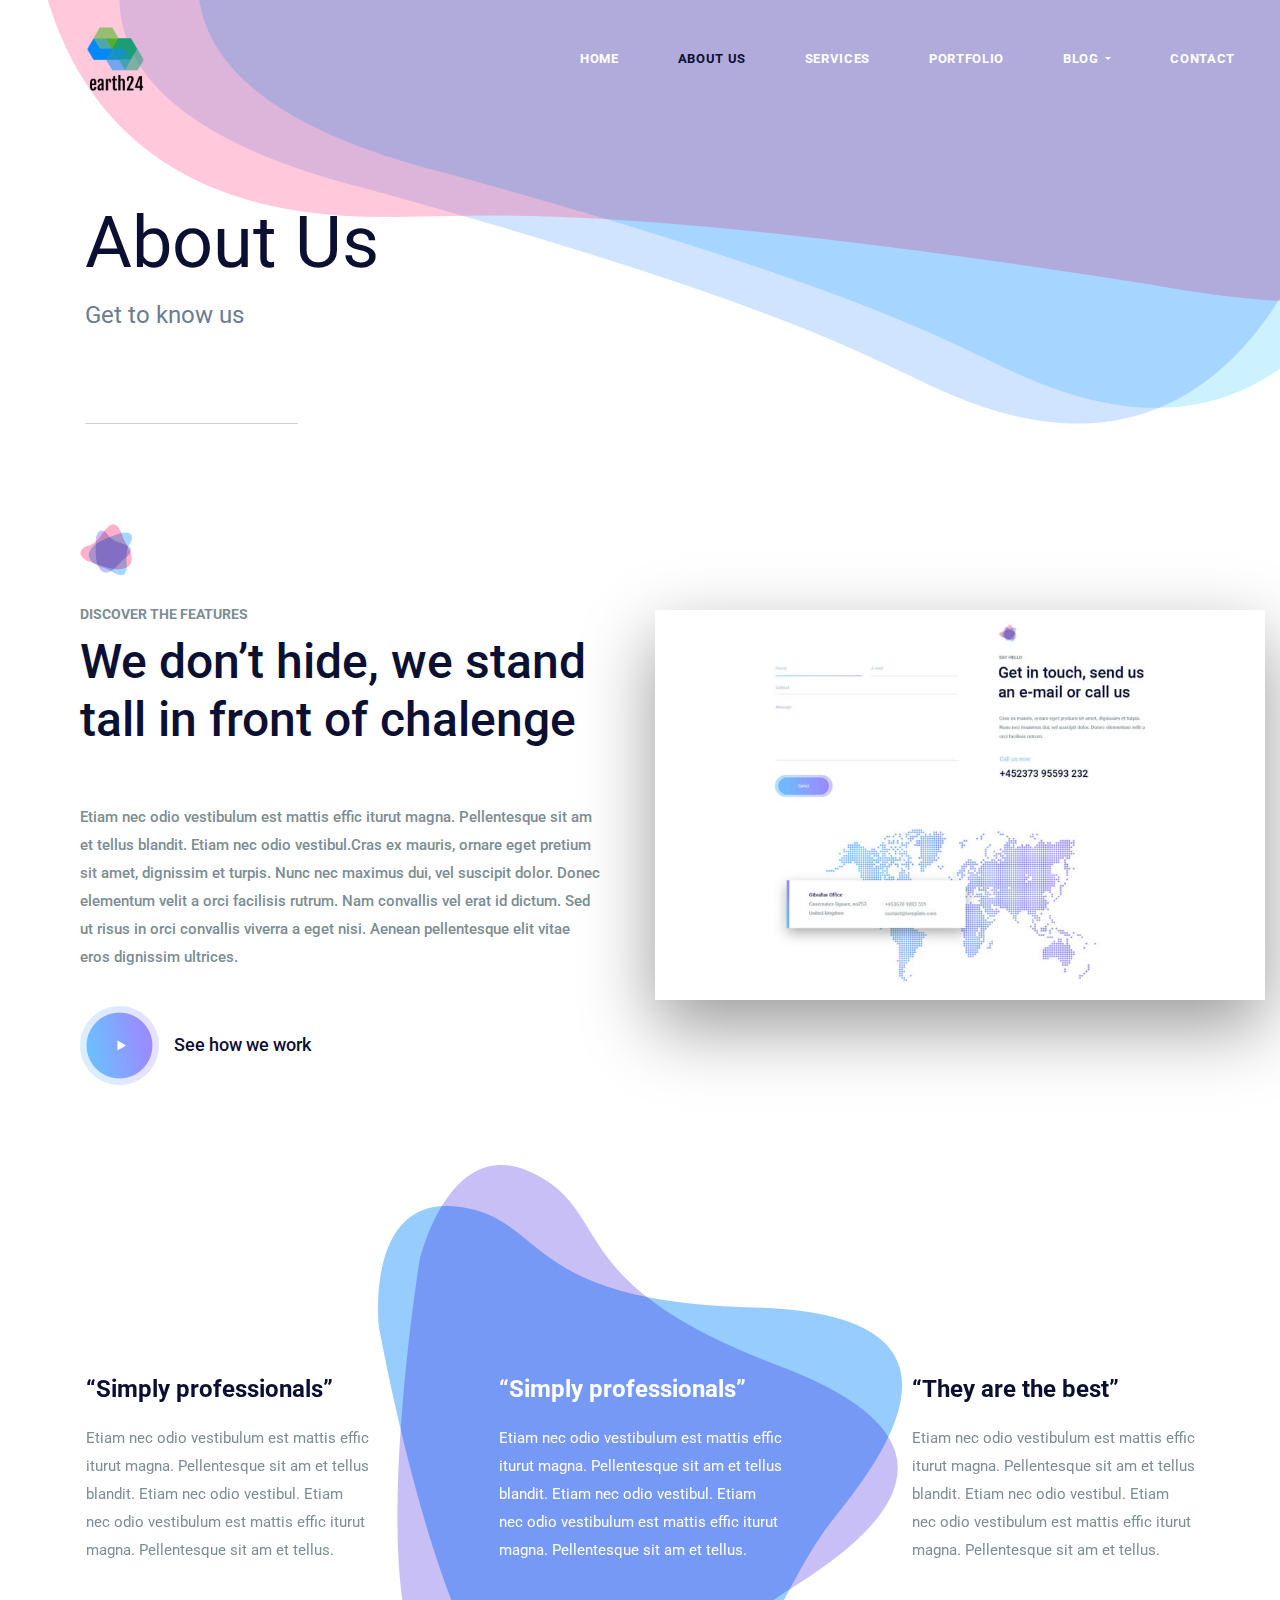
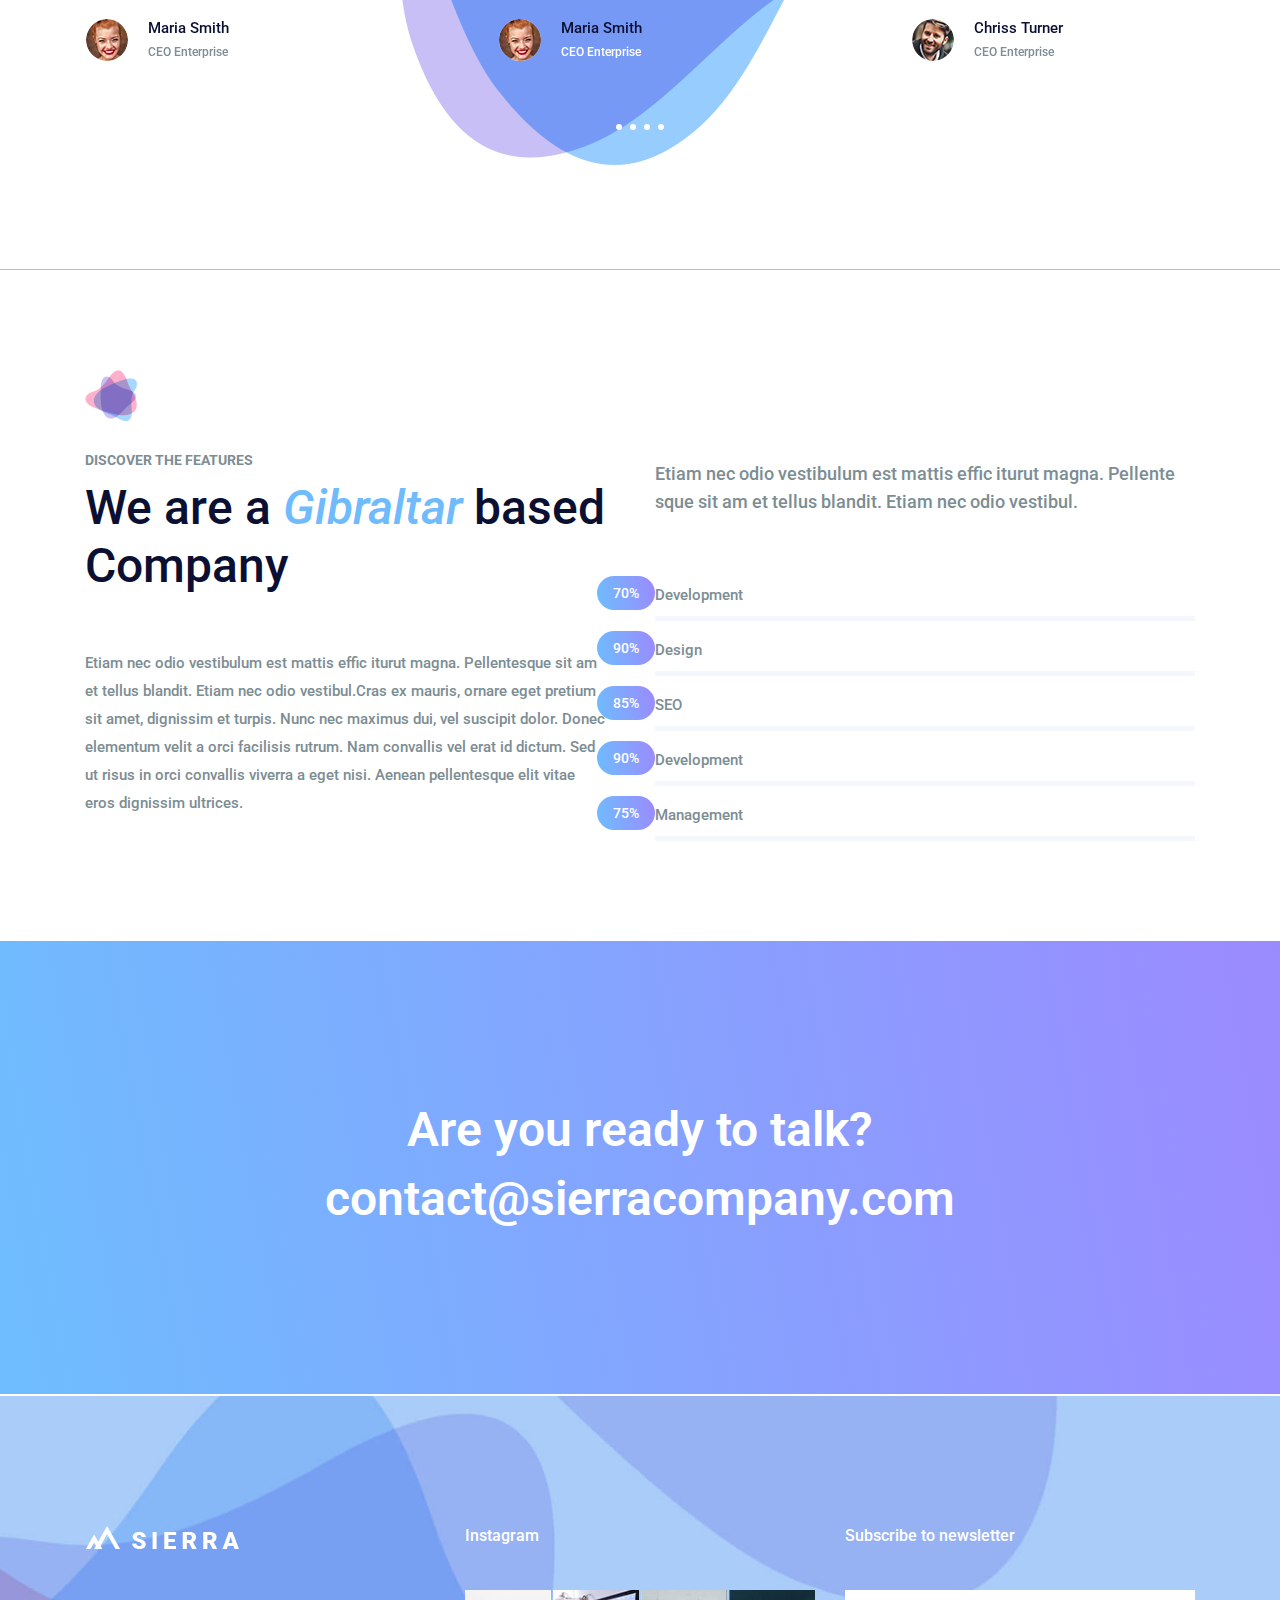
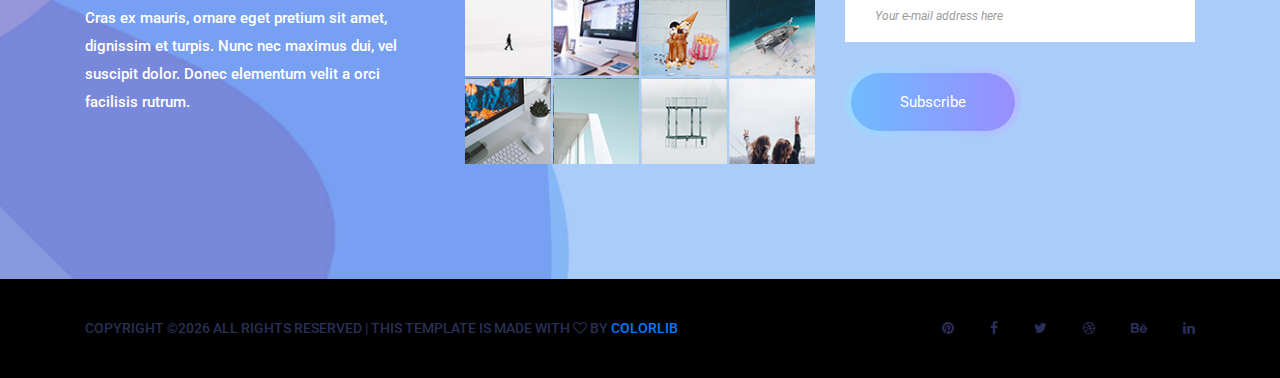
<file: about-us.html>
<!DOCTYPE html>
<html lang="en">
    <head>
        <meta charset="utf-8">
        <meta http-equiv="X-UA-Compatible" content="IE=edge">
        <meta name="viewport" content="width=device-width, initial-scale=1">
        
        <link rel="icon" href="img/fav-icon.png" type="image/x-icon" />
        <!-- The above 3 meta tags *must* come first in the head; any other head content must come *after* these tags -->
        <title>Sierra</title>

        <!-- Icon css link -->
        <link href="css/font-awesome.min.css" rel="stylesheet">
        <!-- Bootstrap -->
        <link href="css/bootstrap.min.css" rel="stylesheet">
        
        <!-- Rev slider css -->
        <link href="vendors/revolution/css/settings.css" rel="stylesheet">
        <link href="vendors/revolution/css/layers.css" rel="stylesheet">
        <link href="vendors/revolution/css/navigation.css" rel="stylesheet">
        
        <!-- Extra plugin css -->
        <link href="vendors/owl-carousel/owl.carousel.min.css" rel="stylesheet">
        <link href="vendors/magnify-popup/magnific-popup.css" rel="stylesheet">
        
        <link href="css/style.css" rel="stylesheet">
        <link href="css/responsive.css" rel="stylesheet">

        <!-- HTML5 shim and Respond.js for IE8 support of HTML5 elements and media queries -->
        <!-- WARNING: Respond.js doesn't work if you view the page via file:// -->
        <!--[if lt IE 9]>
        <script src="https://oss.maxcdn.com/html5shiv/3.7.3/html5shiv.min.js"></script>
        <script src="https://oss.maxcdn.com/respond/1.4.2/respond.min.js"></script>
        <![endif]-->
    </head>
    <body>
        
        <!--================Header Menu Area =================-->
        <header class="main_menu_area">
            <nav class="navbar navbar-expand-lg navbar-light bg-light">
                <a class="navbar-brand" href="#"><img src="./img/logo.png" style="margin-left: 35px" width="30%" alt=""></a>
                                <button class="navbar-toggler" type="button" data-toggle="collapse" data-target="#navbarSupportedContent" aria-controls="navbarSupportedContent" aria-expanded="false" aria-label="Toggle navigation">
                    <span></span>
                    <span></span>
                    <span></span>
                </button>

                <div class="collapse navbar-collapse" id="navbarSupportedContent">
                    <ul class="navbar-nav">
                        <li class="nav-item"><a class="nav-link" href="index.html">Home</a></li>
                        <li class="nav-item active"><a class="nav-link" href="about-us.html">About Us</a></li>
                        <li class="nav-item"><a class="nav-link" href="service.html">Services</a></li>
                        <li class="nav-item"><a class="nav-link" href="portfolio.html">Portfolio</a></li>
                        <li class="nav-item dropdown submenu">
                            <a class="nav-link dropdown-toggle" href="#" id="navbarDropdown" role="button" data-toggle="dropdown" aria-haspopup="true" aria-expanded="false">
                            Blog
                            </a>
                            <ul class="dropdown-menu" aria-labelledby="navbarDropdown">
                                <li class="nav-item"><a class="nav-link" href="blog.html">Blog</a></li>
                                <li class="nav-item"><a class="nav-link" href="single-blog.html">Blog Details</a></li>
                                <li class="nav-item"><a class="nav-link" href="elements.html">Elements</a></li>
                            </ul>
                        </li>
                        <li class="nav-item"><a class="nav-link" href="contact.html">Contact</a></li>
                    </ul>
                </div>
            </nav>
        </header>
        <!--================End Header Menu Area =================-->
        
        <!--================Banner Area =================-->
        <section class="banner_area">
            <div class="container">
                <div class="banner_inner_text">
                    <h2>About Us</h2>
                    <p>Get to know us</p>
                </div>
            </div>
        </section>
        <!--================End Banner Area =================-->
        
        <!--================Challange Area =================-->
        <section class="challange_area p_100">
            <div class="container-fluid">
                <div class="row">
                    <div class="col-lg-6">
                        <div class="challange_text_inner">
                            <div class="l_title">
                                <img src="img/icon/title-icon.png" alt="">
                                <h6>Discover the features</h6>
                                <h2>We don’t hide, we stand tall in front of chalenge</h2>
                            </div>
                            <p>Etiam nec odio vestibulum est mattis effic iturut magna. Pellentesque sit am et tellus blandit. Etiam nec odio vestibul.Cras ex mauris, ornare eget pretium sit amet, dignissim et turpis. Nunc nec maximus dui, vel suscipit dolor. Donec elementum velit a orci facilisis rutrum. Nam convallis vel erat id dictum. Sed ut risus in orci convallis viverra a eget nisi. Aenean pellentesque elit vitae eros dignissim ultrices. </p>
                            <div class="c_video">
                                <a class="popup-youtube" href="https://www.youtube.com/watch?v=62QYQE6k7tg"><img src="img/icon/video-icon.png" alt="">See how we work </a>
                            </div>
                        </div>
                    </div>
                    <div class="col-lg-6 challange_img">
                        <div class="challange_img_inner">
                            <img class="img-fluid" src="img/popup-photo.jpg" alt="">
                        </div>
                    </div>
                </div>
            </div>
        </section>
        <!--================End Challange Area =================-->
        
        <!--================Testimonials Slider Area =================-->
        <section class="testimonials_area">
            <div class="container">
                <div class="testimonials_slider owl-carousel">
                    <div class="item">
                        <div class="testi_item">
                            <h3>“Simply professionals”</h3>
                            <p>Etiam nec odio vestibulum est mattis effic iturut magna. Pellentesque sit am et tellus blandit. Etiam nec odio vestibul. Etiam nec odio vestibulum est mattis effic iturut magna. Pellentesque sit am et tellus.</p>
                            <div class="media">
                                <div class="d-flex">
                                    <img class="rounded-circle" src="img/testimonials/testi-1.jpg" alt="">
                                </div>
                                <div class="media-body">
                                    <h4>Maria Smith</h4>
                                    <h5>CEO Enterprise</h5>
                                </div>
                            </div>
                        </div>
                    </div>
                    <div class="item">
                        <div class="testi_item">
                            <h3>“They are the best”</h3>
                            <p>Etiam nec odio vestibulum est mattis effic iturut magna. Pellentesque sit am et tellus blandit. Etiam nec odio vestibul. Etiam nec odio vestibulum est mattis effic iturut magna. Pellentesque sit am et tellus.</p>
                            <div class="media">
                                <div class="d-flex">
                                    <img class="rounded-circle" src="img/testimonials/testi-2.jpg" alt="">
                                </div>
                                <div class="media-body">
                                    <h4>Chriss Turner</h4>
                                    <h5>CEO Enterprise</h5>
                                </div>
                            </div>
                        </div>
                    </div>
                    <div class="item">
                        <div class="testi_item">
                            <h3>“We just love them”</h3>
                            <p>Etiam nec odio vestibulum est mattis effic iturut magna. Pellentesque sit am et tellus blandit. Etiam nec odio vestibul. Etiam nec odio vestibulum est mattis effic iturut magna. Pellentesque sit am et tellus.</p>
                            <div class="media">
                                <div class="d-flex">
                                    <img class="rounded-circle" src="img/testimonials/testi-3.jpg" alt="">
                                </div>
                                <div class="media-body">
                                    <h4>Julie Smart</h4>
                                    <h5>CEO Enterprise</h5>
                                </div>
                            </div>
                        </div>
                    </div>
                    <div class="item">
                        <div class="testi_item">
                            <h3>“Simply professionals”</h3>
                            <p>Etiam nec odio vestibulum est mattis effic iturut magna. Pellentesque sit am et tellus blandit. Etiam nec odio vestibul. Etiam nec odio vestibulum est mattis effic iturut magna. Pellentesque sit am et tellus.</p>
                            <div class="media">
                                <div class="d-flex">
                                    <img class="rounded-circle" src="img/testimonials/testi-1.jpg" alt="">
                                </div>
                                <div class="media-body">
                                    <h4>Maria Smith</h4>
                                    <h5>CEO Enterprise</h5>
                                </div>
                            </div>
                        </div>
                    </div>
                </div>
            </div>
        </section>
        <!--================End Testimonials Slider Area =================-->
        
        <!--================We Are Company Area =================-->
        <section class="we_company_area p_100">
            <div class="container">
                <div class="row company_inner">
                    <div class="col-lg-6">
                        <div class="left_company_text">
                            <div class="l_title">
                                <img src="img/icon/title-icon.png" alt="">
                                <h6>Discover the features</h6>
                                <h2>We are a <span>Gibraltar</span> based Company</h2>
                            </div>
                            <p>Etiam nec odio vestibulum est mattis effic iturut magna. Pellentesque sit am et tellus blandit. Etiam nec odio vestibul.Cras ex mauris, ornare eget pretium sit amet, dignissim et turpis. Nunc nec maximus dui, vel suscipit dolor. Donec elementum velit a orci facilisis rutrum. Nam convallis vel erat id dictum. Sed ut risus in orci convallis viverra a eget nisi. Aenean pellentesque elit vitae eros dignissim ultrices. </p>
                        </div>
                    </div>
                    <div class="col-lg-6">
                        <div class="company_skill">
                            <p>Etiam nec odio vestibulum est mattis effic iturut magna. Pellente sque sit am et tellus blandit. Etiam nec odio vestibul.</p>
                            <div class="our_skill_inner">
                                <div class="single_skill">
                                    <h3>Development</h3>
                                    <div class="progress" data-value="70">
                                        <div class="progress-bar">
                                            <div class="progress_parcent"><span class="counter">70</span>%</div>
                                        </div>
                                    </div>
                                </div>
                                <div class="single_skill">
                                    <h3>Design</h3>
                                    <div class="progress" data-value="90">
                                        <div class="progress-bar">
                                            <div class="progress_parcent"><span class="counter">90</span>%</div>
                                        </div>
                                    </div>
                                </div>
                                <div class="single_skill">
                                    <h3>SEO</h3>
                                    <div class="progress" data-value="85">
                                        <div class="progress-bar">
                                            <div class="progress_parcent"><span class="counter">85</span>%</div>
                                        </div>
                                    </div>
                                </div>
                                <div class="single_skill">
                                    <h3>Development</h3>
                                    <div class="progress" data-value="90">
                                        <div class="progress-bar">
                                            <div class="progress_parcent"><span class="counter">90</span>%</div>
                                        </div>
                                    </div>
                                </div>
                                <div class="single_skill">
                                    <h3>Management</h3>
                                    <div class="progress" data-value="75">
                                        <div class="progress-bar">
                                            <div class="progress_parcent"><span class="counter">75</span>%</div>
                                        </div>
                                    </div>
                                </div>
                            </div>
                        </div>
                    </div>
                </div>
            </div>
        </section>
        <!--================End We Are Company Area =================-->
        
        <!--================End We Are Company Area =================-->
        <section class="talk_area">
            <div class="container">
                <div class="talk_text">
                    <h4>Are you ready to talk?</h4>
                    <a href="mailto:contact@sierracompany.com">contact@sierracompany.com</a>
                </div>
            </div>
        </section>
        <!--================End We Are Company Area =================-->
        
        <!--================Footer Area =================-->
        <footer class="footr_area">
            <div class="footer_widget_area">
                <div class="container">
                    <div class="row footer_widget_inner">
                        <div class="col-lg-4 col-sm-6">
                            <aside class="f_widget f_about_widget">
                                <img src="img/footer-logo.png" alt="">
                                <p>Cras ex mauris, ornare eget pretium sit amet, dignissim et turpis. Nunc nec maximus dui, vel suscipit dolor. Donec elementum velit a orci facilisis rutrum.</p>
                            </aside>
                        </div>
                        <div class="col-lg-4 col-sm-6">
                            <aside class="f_widget f_insta_widget">
                                <div class="f_title">
                                    <h3>Instagram</h3>
                                </div>
                                <ul>
                                    <li><a href="#"><img src="img/instagram/ins-1.jpg" alt=""></a></li>
                                    <li><a href="#"><img src="img/instagram/ins-2.jpg" alt=""></a></li>
                                    <li><a href="#"><img src="img/instagram/ins-3.jpg" alt=""></a></li>
                                    <li><a href="#"><img src="img/instagram/ins-4.jpg" alt=""></a></li>
                                    <li><a href="#"><img src="img/instagram/ins-5.jpg" alt=""></a></li>
                                    <li><a href="#"><img src="img/instagram/ins-6.jpg" alt=""></a></li>
                                    <li><a href="#"><img src="img/instagram/ins-7.jpg" alt=""></a></li>
                                    <li><a href="#"><img src="img/instagram/ins-8.jpg" alt=""></a></li>
                                </ul>
                            </aside>
                        </div>
                        <div class="col-lg-4 col-sm-6">
                            <aside class="f_widget f_subs_widget">
                                <div class="f_title">
                                    <h3>Subscribe to newsletter</h3>
                                </div>
                                <div class="input-group">
                                    <input type="text" class="form-control" placeholder="Your e-mail address here" aria-label="Your e-mail address here">
                                    <span class="input-group-btn">
                                        <button class="btn btn-secondary submit_btn" type="button">Subscribe</button>
                                    </span>
                                </div>
                            </aside>
                        </div>
                    </div>
                </div>
            </div>
            <div class="footer_copyright">
                <div class="container">
                    <div class="float-sm-left">
                        <h5><!-- Link back to Colorlib can't be removed. Template is licensed under CC BY 3.0. -->
Copyright &copy;<script>document.write(new Date().getFullYear());</script> All rights reserved | This template is made with <i class="fa fa-heart-o" aria-hidden="true"></i> by <a href="https://colorlib.com" target="_blank">Colorlib</a>
<!-- Link back to Colorlib can't be removed. Template is licensed under CC BY 3.0. --></h5>
                    </div>
                    <div class="float-sm-right">
                        <ul>
                            <li><a href="#"><i class="fa fa-pinterest"></i></a></li>
                            <li><a href="#"><i class="fa fa-facebook"></i></a></li>
                            <li><a href="#"><i class="fa fa-twitter"></i></a></li>
                            <li><a href="#"><i class="fa fa-dribbble"></i></a></li>
                            <li><a href="#"><i class="fa fa-behance"></i></a></li>
                            <li><a href="#"><i class="fa fa-linkedin"></i></a></li>
                        </ul>
                    </div>
                </div>
            </div>
        </footer>
        <!--================End Footer Area =================-->
        
        
        
        
        <!-- jQuery (necessary for Bootstrap's JavaScript plugins) -->
        <script src="js/jquery-3.2.1.min.js"></script>
        <!-- Include all compiled plugins (below), or include individual files as needed -->
        <script src="js/popper.min.js"></script>
        <script src="js/bootstrap.min.js"></script>
        <!-- Rev slider js -->
        <script src="vendors/revolution/js/jquery.themepunch.tools.min.js"></script>
        <script src="vendors/revolution/js/jquery.themepunch.revolution.min.js"></script>
        <script src="vendors/revolution/js/extensions/revolution.extension.actions.min.js"></script>
        <script src="vendors/revolution/js/extensions/revolution.extension.video.min.js"></script>
        <script src="vendors/revolution/js/extensions/revolution.extension.slideanims.min.js"></script>
        <script src="vendors/revolution/js/extensions/revolution.extension.layeranimation.min.js"></script>
        <script src="vendors/revolution/js/extensions/revolution.extension.navigation.min.js"></script>
        <script src="vendors/revolution/js/extensions/revolution.extension.slideanims.min.js"></script>
        <!-- Extra plugin css -->
        <script src="vendors/counterup/jquery.waypoints.min.js"></script>
        <script src="vendors/counterup/jquery.counterup.min.js"></script> 
        <script src="vendors/counterup/apear.js"></script>
        <script src="vendors/counterup/countto.js"></script>
        <script src="vendors/owl-carousel/owl.carousel.min.js"></script>
        <script src="vendors/magnify-popup/jquery.magnific-popup.min.js"></script>
        <script src="js/smoothscroll.js"></script>
        
        <script src="js/theme.js"></script>
    </body>
</html>
</file>
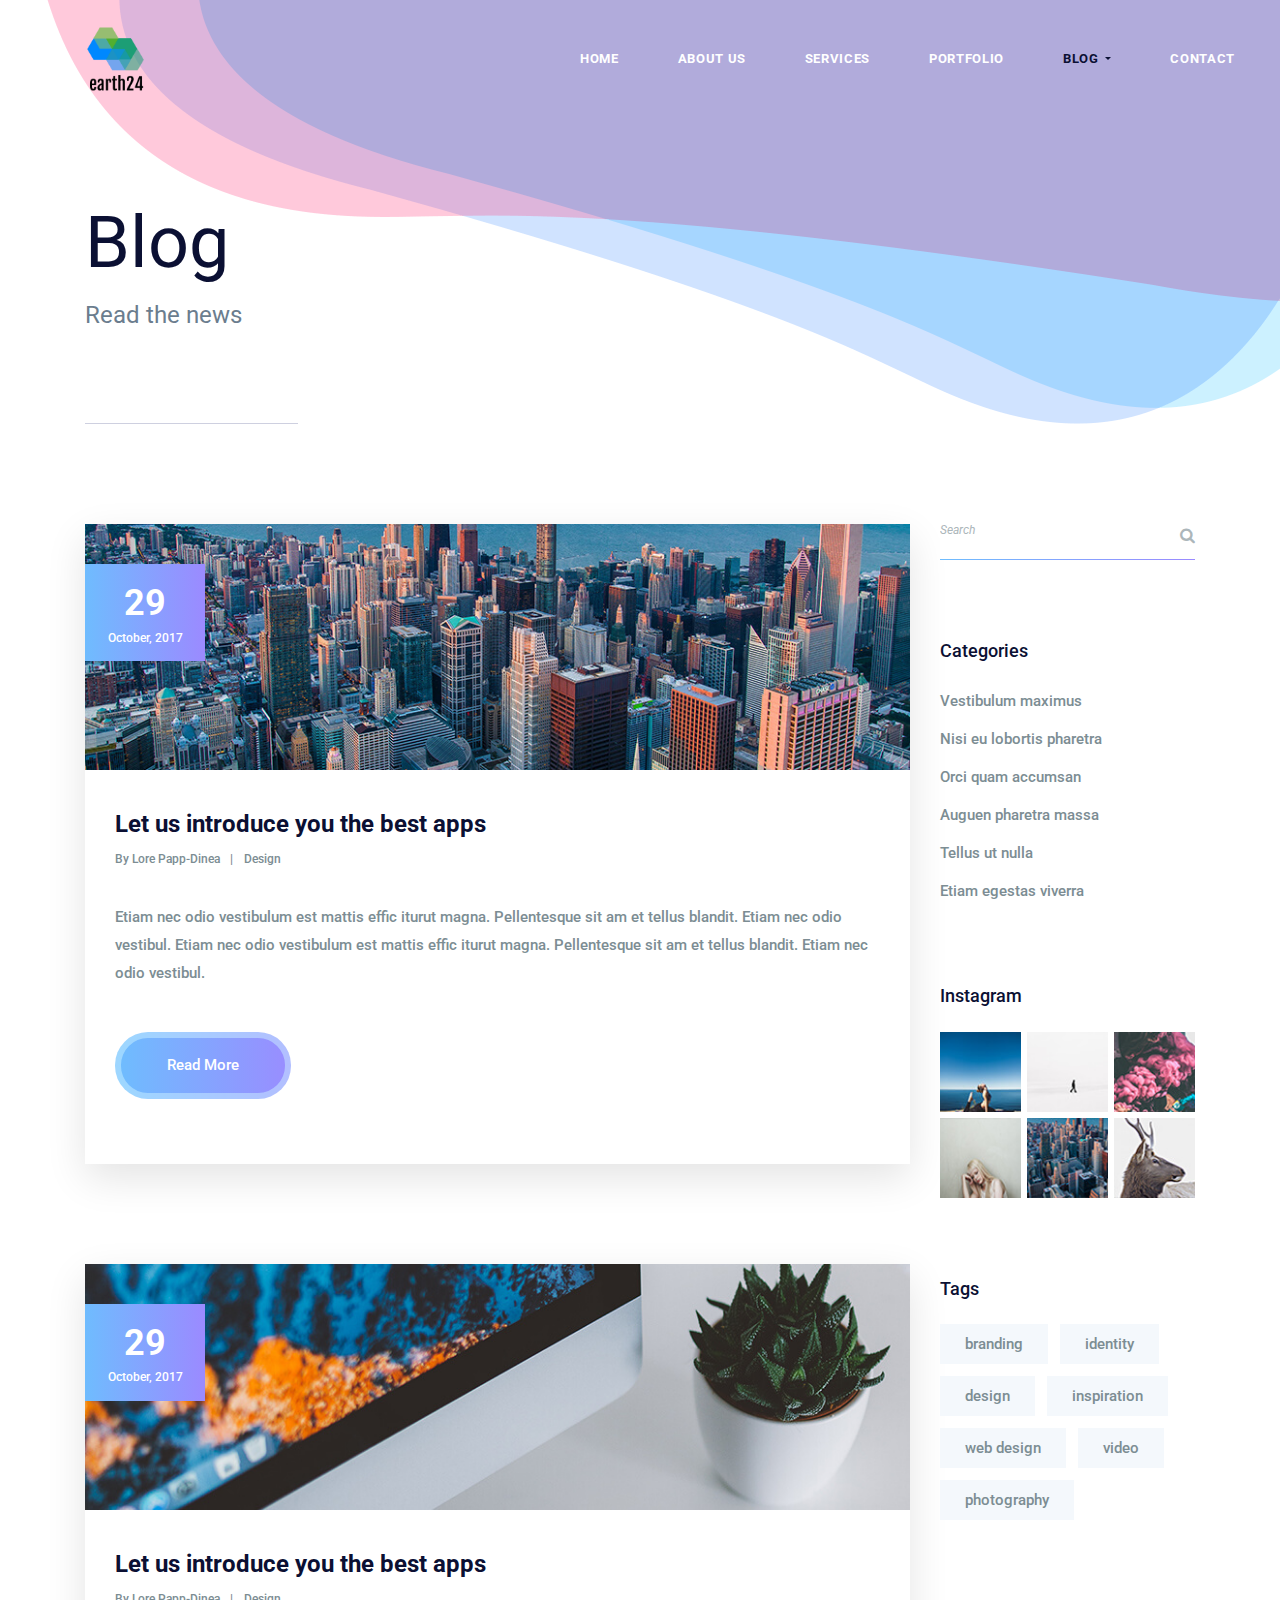
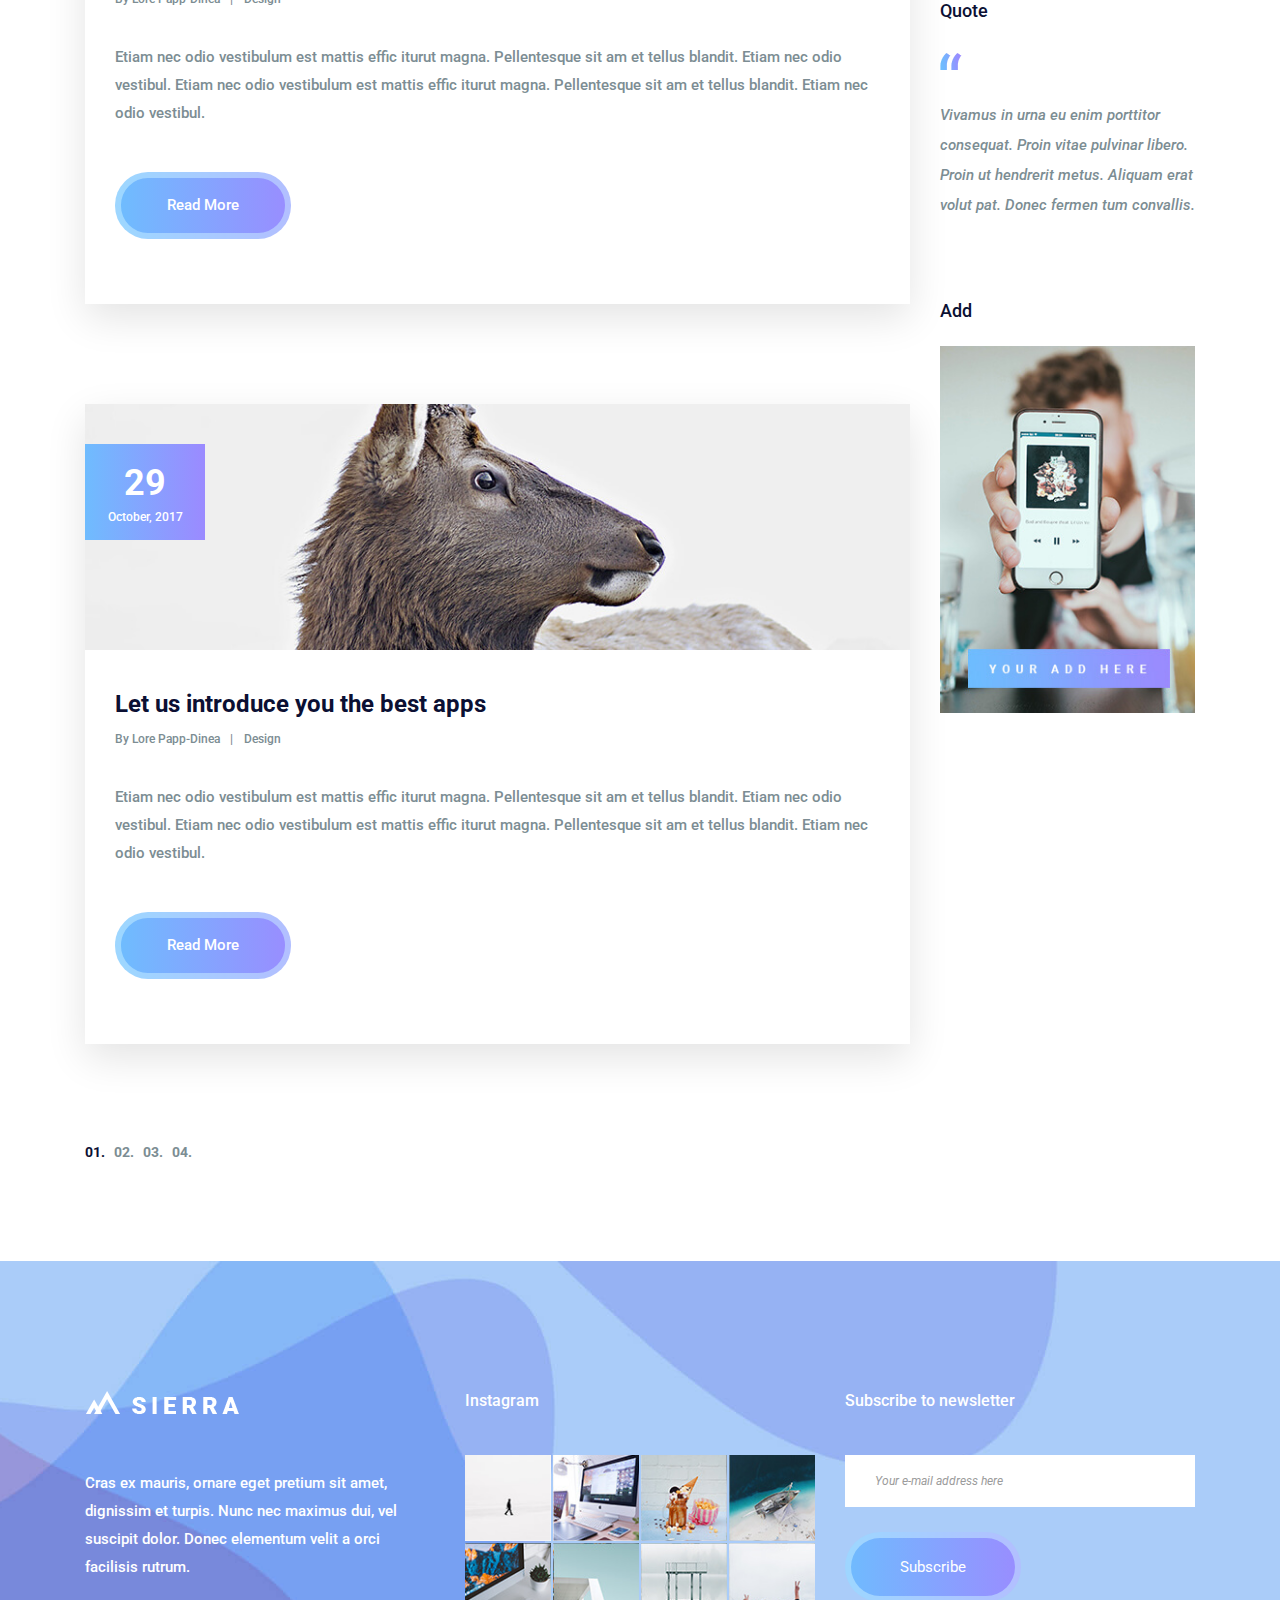
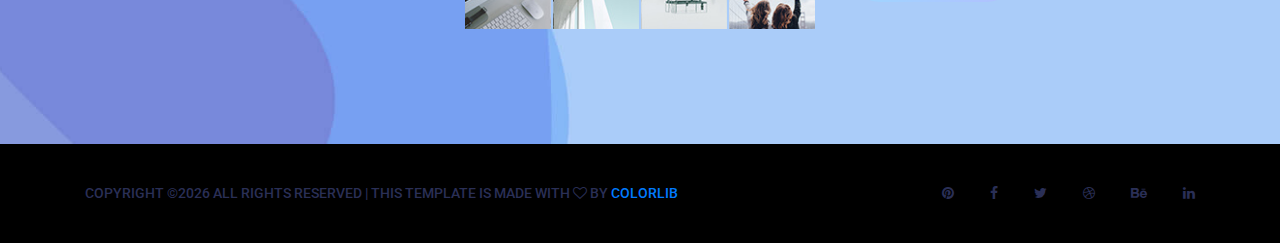
<file: blog.html>
<!DOCTYPE html>
<html lang="en">
    <head>
        <meta charset="utf-8">
        <meta http-equiv="X-UA-Compatible" content="IE=edge">
        <meta name="viewport" content="width=device-width, initial-scale=1">
        
        <link rel="icon" href="img/fav-icon.png" type="image/x-icon" />
        <!-- The above 3 meta tags *must* come first in the head; any other head content must come *after* these tags -->
        <title>Sierra</title>

        <!-- Icon css link -->
        <link href="css/font-awesome.min.css" rel="stylesheet">
        <!-- Bootstrap -->
        <link href="css/bootstrap.min.css" rel="stylesheet">
        
        <!-- Rev slider css -->
        <link href="vendors/revolution/css/settings.css" rel="stylesheet">
        <link href="vendors/revolution/css/layers.css" rel="stylesheet">
        <link href="vendors/revolution/css/navigation.css" rel="stylesheet">
        
        <!-- Extra plugin css -->
        <link href="vendors/owl-carousel/owl.carousel.min.css" rel="stylesheet">
        <link href="vendors/magnify-popup/magnific-popup.css" rel="stylesheet">
        
        
        <link href="css/style.css" rel="stylesheet">
        <link href="css/responsive.css" rel="stylesheet">

        <!-- HTML5 shim and Respond.js for IE8 support of HTML5 elements and media queries -->
        <!-- WARNING: Respond.js doesn't work if you view the page via file:// -->
        <!--[if lt IE 9]>
        <script src="https://oss.maxcdn.com/html5shiv/3.7.3/html5shiv.min.js"></script>
        <script src="https://oss.maxcdn.com/respond/1.4.2/respond.min.js"></script>
        <![endif]-->
    </head>
    <body>
        
        <!--================Header Menu Area =================-->
        <header class="main_menu_area">
            <nav class="navbar navbar-expand-lg navbar-light bg-light">
                <a class="navbar-brand" href="#"><img src="./img/logo.png" style="margin-left: 35px" width="30%" alt=""></a>
                                <button class="navbar-toggler" type="button" data-toggle="collapse" data-target="#navbarSupportedContent" aria-controls="navbarSupportedContent" aria-expanded="false" aria-label="Toggle navigation">
                    <span></span>
                    <span></span>
                    <span></span>
                </button>

                <div class="collapse navbar-collapse" id="navbarSupportedContent">
                    <ul class="navbar-nav">
                        <li class="nav-item"><a class="nav-link" href="index.html">Home</a></li>
                        <li class="nav-item"><a class="nav-link" href="about-us.html">About Us</a></li>
                        <li class="nav-item"><a class="nav-link" href="service.html">Services</a></li>
                        <li class="nav-item"><a class="nav-link" href="portfolio.html">Portfolio</a></li>
                        <li class="nav-item dropdown submenu active">
                            <a class="nav-link dropdown-toggle" href="#" id="navbarDropdown" role="button" data-toggle="dropdown" aria-haspopup="true" aria-expanded="false">
                            Blog
                            </a>
                            <ul class="dropdown-menu" aria-labelledby="navbarDropdown">
                                <li class="nav-item"><a class="nav-link" href="blog.html">Blog</a></li>
                                <li class="nav-item"><a class="nav-link" href="single-blog.html">Blog Details</a></li>
                                <li class="nav-item"><a class="nav-link" href="elements.html">Elements</a></li>
                            </ul>
                        </li>
                        <li class="nav-item"><a class="nav-link" href="contact.html">Contact</a></li>
                    </ul>
                </div>
            </nav>
        </header>
        <!--================End Header Menu Area =================-->
        
        <!--================Banner Area =================-->
        <section class="banner_area">
            <div class="container">
                <div class="banner_inner_text">
                    <h2>Blog</h2>
                    <p>Read the news</p>
                </div>
            </div>
        </section>
        <!--================End Banner Area =================-->
        
        <!--================Blog Main Area =================-->
        <section class="blog_main_area p_100">
            <div class="container">
                <div class="row">
                    <div class="col-lg-9">
                        <div class="blog_main_inner">
                            <div class="blog_main_item">
                                <div class="blog_img">
                                    <img class="img-fluid" src="img/blog/blog-1.jpg" alt="">
                                    <div class="blog_date">
                                        <h4>29</h4>
                                        <h5>October, 2017</h5>
                                    </div>
                                </div>
                                <div class="blog_text">
                                    <a href="#"><h4>Let us introduce you the best apps</h4></a>
                                    <div class="blog_author">
                                        <a href="#">By Lore Papp-Dinea</a>
                                        <a href="#">Design</a>
                                    </div>
                                    <p>Etiam nec odio vestibulum est mattis effic iturut magna. Pellentesque sit am et tellus blandit. Etiam nec odio vestibul. Etiam nec odio vestibulum est mattis effic iturut magna. Pellentesque sit am et tellus blandit. Etiam nec odio vestibul. </p>
                                    <a class="more_btn" href="#">Read More</a>
                                </div>
                            </div>
                            <div class="blog_main_item">
                                <div class="blog_img">
                                    <img class="img-fluid" src="img/blog/blog-2.jpg" alt="">
                                    <div class="blog_date">
                                        <h4>29</h4>
                                        <h5>October, 2017</h5>
                                    </div>
                                </div>
                                <div class="blog_text">
                                    <a href="#"><h4>Let us introduce you the best apps</h4></a>
                                    <div class="blog_author">
                                        <a href="#">By Lore Papp-Dinea</a>
                                        <a href="#">Design</a>
                                    </div>
                                    <p>Etiam nec odio vestibulum est mattis effic iturut magna. Pellentesque sit am et tellus blandit. Etiam nec odio vestibul. Etiam nec odio vestibulum est mattis effic iturut magna. Pellentesque sit am et tellus blandit. Etiam nec odio vestibul. </p>
                                    <a class="more_btn" href="#">Read More</a>
                                </div>
                            </div>
                            <div class="blog_main_item">
                                <div class="blog_img">
                                    <img class="img-fluid" src="img/blog/blog-3.jpg" alt="">
                                    <div class="blog_date">
                                        <h4>29</h4>
                                        <h5>October, 2017</h5>
                                    </div>
                                </div>
                                <div class="blog_text">
                                    <a href="#"><h4>Let us introduce you the best apps</h4></a>
                                    <div class="blog_author">
                                        <a href="#">By Lore Papp-Dinea</a>
                                        <a href="#">Design</a>
                                    </div>
                                    <p>Etiam nec odio vestibulum est mattis effic iturut magna. Pellentesque sit am et tellus blandit. Etiam nec odio vestibul. Etiam nec odio vestibulum est mattis effic iturut magna. Pellentesque sit am et tellus blandit. Etiam nec odio vestibul. </p>
                                    <a class="more_btn" href="#">Read More</a>
                                </div>
                            </div>
                        </div>
                    </div>
                    <div class="col-lg-3">
                        <div class="blog_right_sidebar">
                            <aside class="r_widget search_widget">
                                <div class="input-group">
                                    <input type="text" class="form-control" placeholder="Search" aria-label="Search">
                                    <span class="input-group-btn">
                                        <button class="btn btn-secondary" type="button"><i class="fa fa-search"></i></button>
                                    </span>
                                </div>
                            </aside>
                            <aside class="r_widget categories_widget">
                                <div class="r_w_title">
                                    <h3>Categories</h3>
                                </div>
                                <ul>
                                    <li><a href="#">Vestibulum maximus</a></li>
                                    <li><a href="#">Nisi eu lobortis pharetra</a></li>
                                    <li><a href="#">Orci quam accumsan</a></li>
                                    <li><a href="#">Auguen pharetra massa</a></li>
                                    <li><a href="#">Tellus ut nulla</a></li>
                                    <li><a href="#"> Etiam egestas viverra </a></li>
                                </ul>
                            </aside>
                            <aside class="r_widget insta_widget">
                                <div class="r_w_title">
                                    <h3>Instagram</h3>
                                </div>
                                <ul>
                                    <li><a href="https://www.instagram.com/?hl=en">
                                        <img class="img-fluid" src="img/instagram/right-instagram/r-in-1.jpg" alt="">
                                    </a></li>
                                    <li><a href="https://www.instagram.com/?hl=en">
                                        <img class="img-fluid" src="img/instagram/right-instagram/r-in-2.jpg" alt="">
                                    </a></li>
                                    <li><a href="https://www.instagram.com/?hl=en">
                                        <img class="img-fluid" src="img/instagram/right-instagram/r-in-3.jpg" alt="">
                                    </a></li>
                                    <li><a href="https://www.instagram.com/?hl=en">
                                        <img class="img-fluid" src="img/instagram/right-instagram/r-in-4.jpg" alt="">
                                    </a></li>
                                    <li><a href="https://www.instagram.com/?hl=en">
                                        <img class="img-fluid" src="img/instagram/right-instagram/r-in-5.jpg" alt="">
                                    </a></li>
                                    <li><a href="https://www.instagram.com/?hl=en">
                                        <img class="img-fluid" src="img/instagram/right-instagram/r-in-6.jpg" alt="">
                                    </a></li>
                                </ul>
                            </aside>
                            <aside class="r_widget tag_widget">
                                <div class="r_w_title">
                                    <h3>Tags</h3>
                                </div>
                                <ul>
                                    <li><a href="#">branding</a></li>
                                    <li><a href="#">identity</a></li>
                                    <li><a href="#">design</a></li>
                                    <li><a href="#">inspiration</a></li>
                                    <li><a href="#">web design</a></li>
                                    <li><a href="#">video</a></li>
                                    <li><a href="#">photography</a></li>
                                </ul>
                            </aside>
                            <aside class="r_widget quote_widget">
                                <div class="r_w_title">
                                    <h3>Quote</h3>
                                </div>
                                <img src="img/icon/quote-icon.png" alt="">
                                <p>Vivamus in urna eu enim porttitor consequat. Proin vitae pulvinar libero. Proin ut hendrerit metus. Aliquam erat volut pat. Donec fermen tum convallis.</p>
                            </aside>
                            <aside class="r_widget add_widget">
                                <div class="r_w_title">
                                    <h3>Add</h3>
                                </div>
                                <img class="img-fluid" src="img/add.jpg" alt="">
                            </aside>
                        </div>
                    </div>
                </div>
                <nav aria-label="Page navigation example" class="pagination_area">
                    <ul class="pagination">
                        <li class="page-item active"><a class="page-link" href="#">01.</a></li>
                        <li class="page-item"><a class="page-link" href="#">02.</a></li>
                        <li class="page-item"><a class="page-link" href="#">03.</a></li>
                        <li class="page-item"><a class="page-link" href="#">04.</a></li>
                    </ul>
                </nav>
            </div>
        </section>
        <!--================End Blog Main Area =================-->
        
        <!--================Footer Area =================-->
        <footer class="footr_area">
            <div class="footer_widget_area">
                <div class="container">
                    <div class="row footer_widget_inner">
                        <div class="col-lg-4 col-sm-6">
                            <aside class="f_widget f_about_widget">
                                <img src="img/footer-logo.png" alt="">
                                <p>Cras ex mauris, ornare eget pretium sit amet, dignissim et turpis. Nunc nec maximus dui, vel suscipit dolor. Donec elementum velit a orci facilisis rutrum.</p>
                            </aside>
                        </div>
                        <div class="col-lg-4 col-sm-6">
                            <aside class="f_widget f_insta_widget">
                                <div class="f_title">
                                    <h3>Instagram</h3>
                                </div>
                                <ul>
                                    <li><a href="#"><img src="img/instagram/ins-1.jpg" alt=""></a></li>
                                    <li><a href="#"><img src="img/instagram/ins-2.jpg" alt=""></a></li>
                                    <li><a href="#"><img src="img/instagram/ins-3.jpg" alt=""></a></li>
                                    <li><a href="#"><img src="img/instagram/ins-4.jpg" alt=""></a></li>
                                    <li><a href="#"><img src="img/instagram/ins-5.jpg" alt=""></a></li>
                                    <li><a href="#"><img src="img/instagram/ins-6.jpg" alt=""></a></li>
                                    <li><a href="#"><img src="img/instagram/ins-7.jpg" alt=""></a></li>
                                    <li><a href="#"><img src="img/instagram/ins-8.jpg" alt=""></a></li>
                                </ul>
                            </aside>
                        </div>
                        <div class="col-lg-4 col-sm-6">
                            <aside class="f_widget f_subs_widget">
                                <div class="f_title">
                                    <h3>Subscribe to newsletter</h3>
                                </div>
                                <div class="input-group">
                                    <input type="text" class="form-control" placeholder="Your e-mail address here" aria-label="Your e-mail address here">
                                    <span class="input-group-btn">
                                        <button class="btn btn-secondary submit_btn" type="button">Subscribe</button>
                                    </span>
                                </div>
                            </aside>
                        </div>
                    </div>
                </div>
            </div>
            <div class="footer_copyright">
                <div class="container">
                    <div class="float-sm-left">
                        <h5><!-- Link back to Colorlib can't be removed. Template is licensed under CC BY 3.0. -->
Copyright &copy;<script>document.write(new Date().getFullYear());</script> All rights reserved | This template is made with <i class="fa fa-heart-o" aria-hidden="true"></i> by <a href="https://colorlib.com" target="_blank">Colorlib</a>
<!-- Link back to Colorlib can't be removed. Template is licensed under CC BY 3.0. --></h5>
                    </div>
                    <div class="float-sm-right">
                        <ul>
                            <li><a href="#"><i class="fa fa-pinterest"></i></a></li>
                            <li><a href="#"><i class="fa fa-facebook"></i></a></li>
                            <li><a href="#"><i class="fa fa-twitter"></i></a></li>
                            <li><a href="#"><i class="fa fa-dribbble"></i></a></li>
                            <li><a href="#"><i class="fa fa-behance"></i></a></li>
                            <li><a href="#"><i class="fa fa-linkedin"></i></a></li>
                        </ul>
                    </div>
                </div>
            </div>
        </footer>
        <!--================End Footer Area =================-->
        
        
        
        
        <!-- jQuery (necessary for Bootstrap's JavaScript plugins) -->
        <script src="js/jquery-3.2.1.min.js"></script>
        <!-- Include all compiled plugins (below), or include individual files as needed -->
        <script src="js/popper.min.js"></script>
        <script src="js/bootstrap.min.js"></script>
        <!-- Rev slider js -->
        <script src="vendors/revolution/js/jquery.themepunch.tools.min.js"></script>
        <script src="vendors/revolution/js/jquery.themepunch.revolution.min.js"></script>
        <script src="vendors/revolution/js/extensions/revolution.extension.actions.min.js"></script>
        <script src="vendors/revolution/js/extensions/revolution.extension.video.min.js"></script>
        <script src="vendors/revolution/js/extensions/revolution.extension.slideanims.min.js"></script>
        <script src="vendors/revolution/js/extensions/revolution.extension.layeranimation.min.js"></script>
        <script src="vendors/revolution/js/extensions/revolution.extension.navigation.min.js"></script>
        <script src="vendors/revolution/js/extensions/revolution.extension.slideanims.min.js"></script>
        <!-- Extra plugin css -->
        <script src="vendors/counterup/jquery.waypoints.min.js"></script>
        <script src="vendors/counterup/jquery.counterup.min.js"></script> 
        <script src="vendors/counterup/apear.js"></script>
        <script src="vendors/counterup/countto.js"></script>
        <script src="vendors/owl-carousel/owl.carousel.min.js"></script>
        <script src="vendors/magnify-popup/jquery.magnific-popup.min.js"></script>
        <script src="js/smoothscroll.js"></script>
        <script src="vendors/circle-bar/circle-progress.min.js"></script>
        <script src="vendors/circle-bar/plugins.js"></script>
        <script src="vendors/isotope/imagesloaded.pkgd.min.js"></script>
        <script src="vendors/isotope/isotope.pkgd.min.js"></script>
        
        <script src="js/circle-active.js"></script>
        <script src="js/theme.js"></script>
    </body>
</html>
</file>
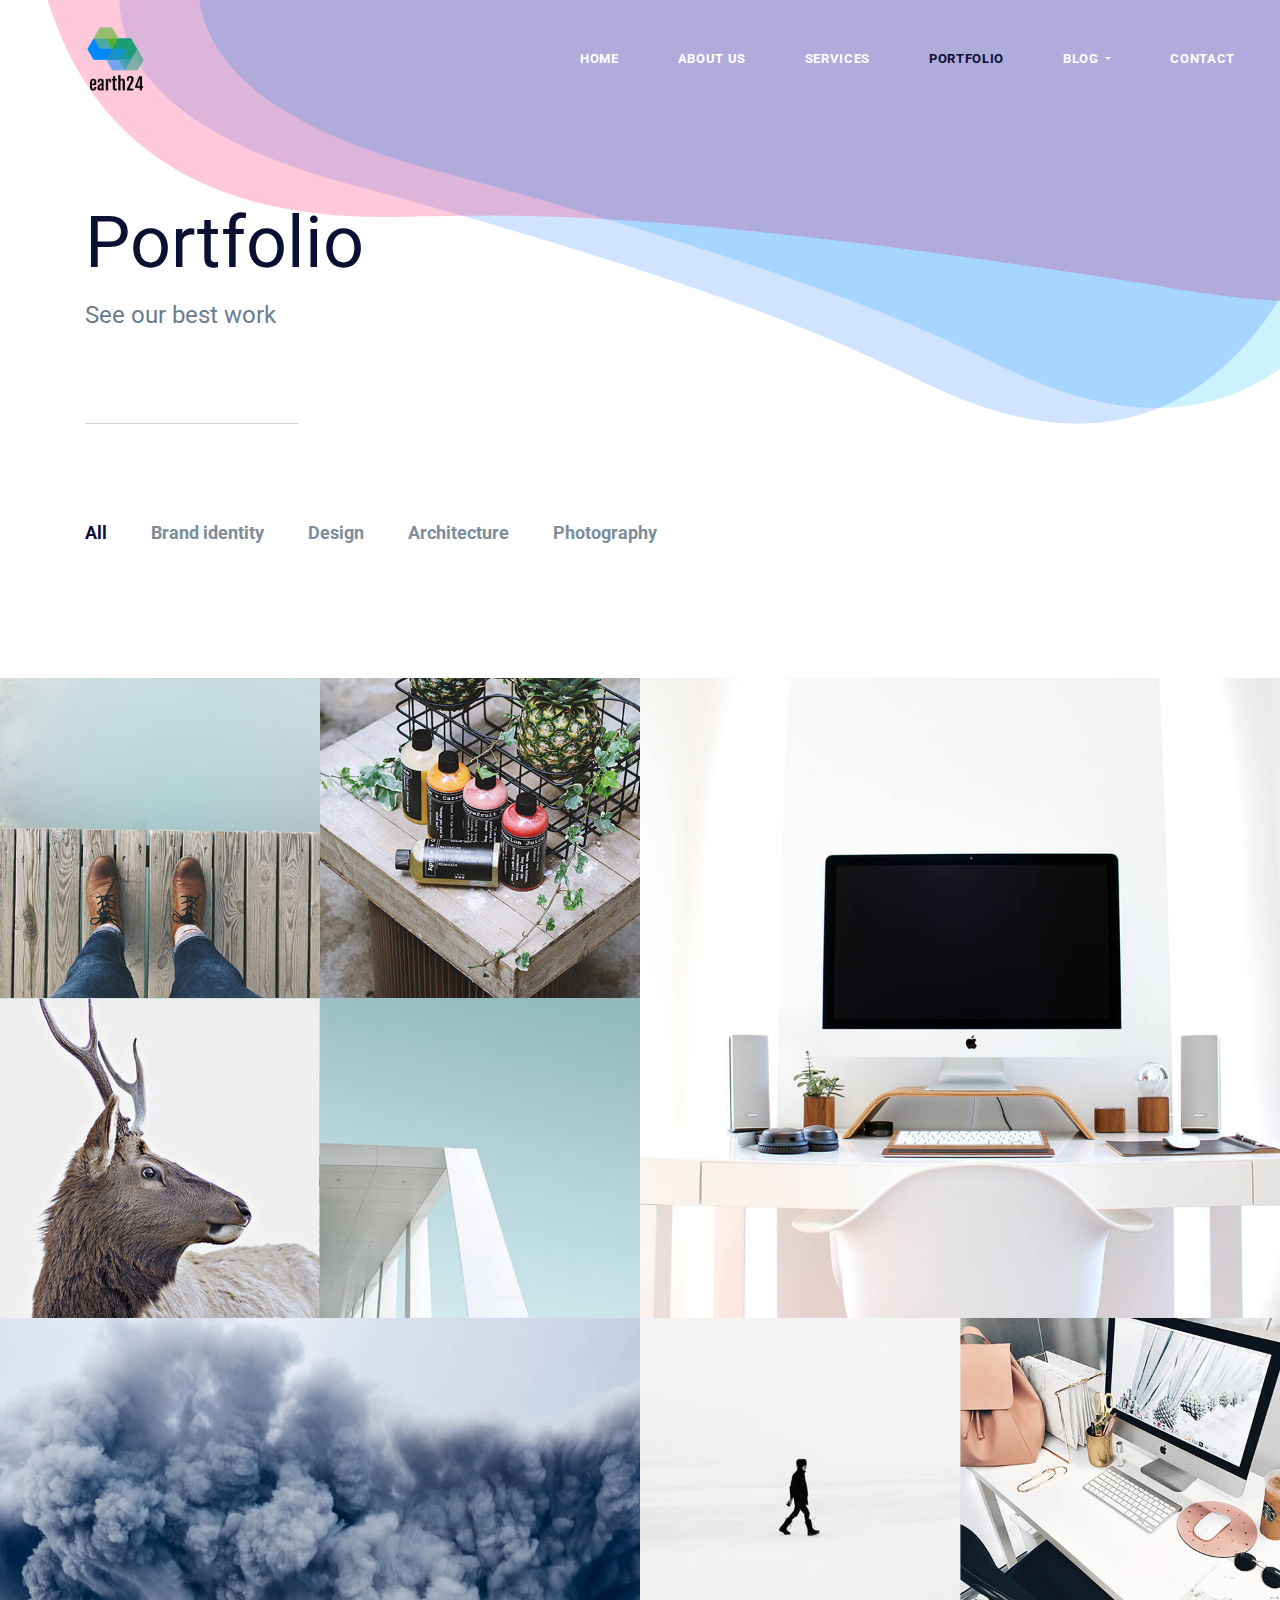
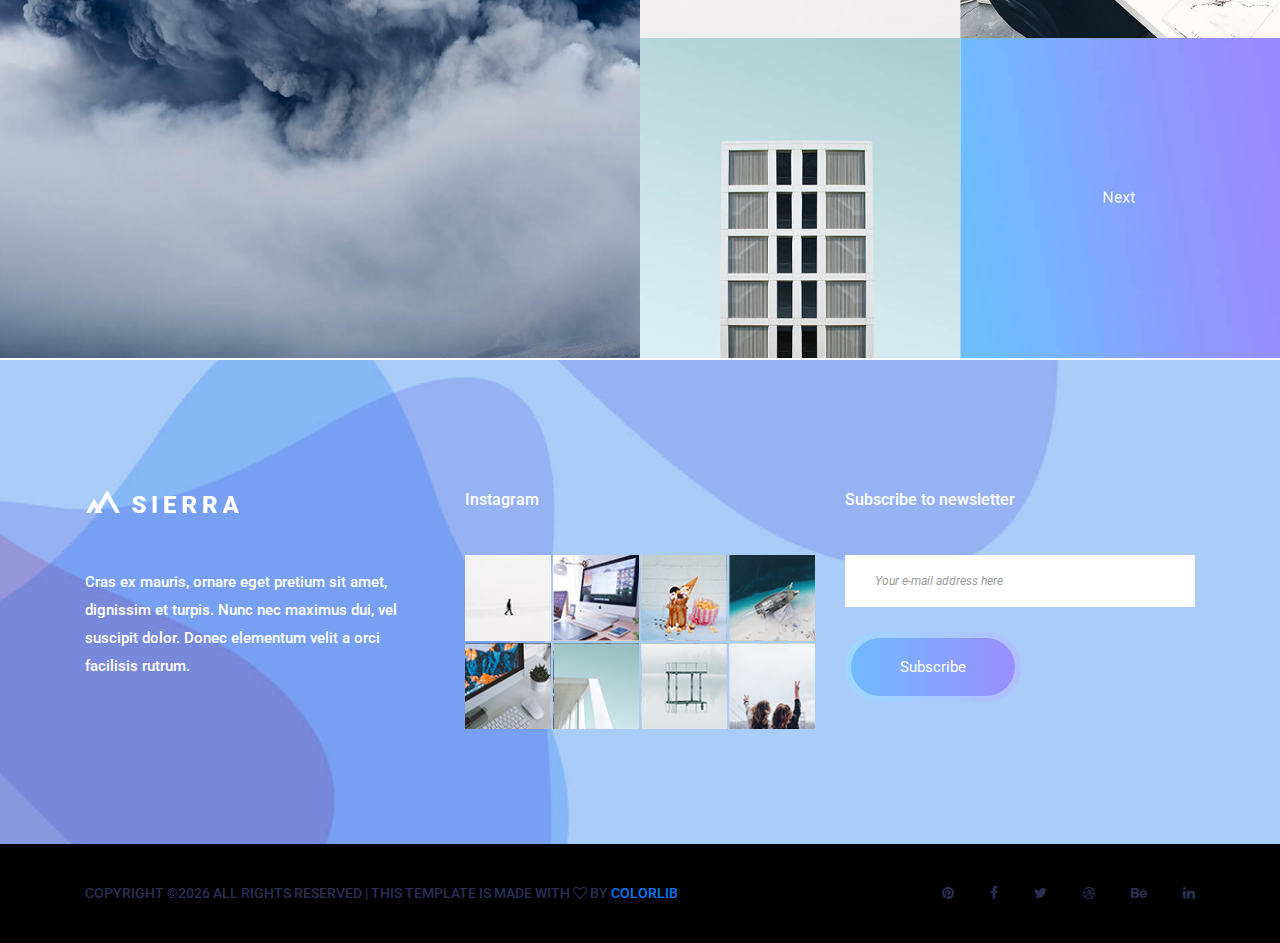
<file: portfolio.html>
<!DOCTYPE html>
<html lang="en">
    <head>
        <meta charset="utf-8">
        <meta http-equiv="X-UA-Compatible" content="IE=edge">
        <meta name="viewport" content="width=device-width, initial-scale=1">
        
        <link rel="icon" href="img/fav-icon.png" type="image/x-icon" />
        <!-- The above 3 meta tags *must* come first in the head; any other head content must come *after* these tags -->
        <title>Sierra</title>

        <!-- Icon css link -->
        <link href="css/font-awesome.min.css" rel="stylesheet">
        <!-- Bootstrap -->
        <link href="css/bootstrap.min.css" rel="stylesheet">
        
        <!-- Rev slider css -->
        <link href="vendors/revolution/css/settings.css" rel="stylesheet">
        <link href="vendors/revolution/css/layers.css" rel="stylesheet">
        <link href="vendors/revolution/css/navigation.css" rel="stylesheet">
        
        <!-- Extra plugin css -->
        <link href="vendors/owl-carousel/owl.carousel.min.css" rel="stylesheet">
        <link href="vendors/magnify-popup/magnific-popup.css" rel="stylesheet">
        
        
        <link href="css/style.css" rel="stylesheet">
        <link href="css/responsive.css" rel="stylesheet">

        <!-- HTML5 shim and Respond.js for IE8 support of HTML5 elements and media queries -->
        <!-- WARNING: Respond.js doesn't work if you view the page via file:// -->
        <!--[if lt IE 9]>
        <script src="https://oss.maxcdn.com/html5shiv/3.7.3/html5shiv.min.js"></script>
        <script src="https://oss.maxcdn.com/respond/1.4.2/respond.min.js"></script>
        <![endif]-->
    </head>
    <body>
        
        <!--================Header Menu Area =================-->
        <header class="main_menu_area">
            <nav class="navbar navbar-expand-lg navbar-light bg-light">
                <a class="navbar-brand" href="#"><img src="./img/logo.png" style="margin-left: 35px" width="30%" alt=""></a>    
                <button class="navbar-toggler" type="button" data-toggle="collapse" data-target="#navbarSupportedContent" aria-controls="navbarSupportedContent" aria-expanded="false" aria-label="Toggle navigation">
                    <span></span>
                    <span></span>
                    <span></span>
                </button>

                <div class="collapse navbar-collapse" id="navbarSupportedContent">
                    <ul class="navbar-nav">
                        <li class="nav-item"><a class="nav-link" href="index.html">Home</a></li>
                        <li class="nav-item"><a class="nav-link" href="about-us.html">About Us</a></li>
                        <li class="nav-item"><a class="nav-link" href="service.html">Services</a></li>
                        <li class="nav-item active"><a class="nav-link" href="portfolio.html">Portfolio</a></li>
                        <li class="nav-item dropdown submenu">
                            <a class="nav-link dropdown-toggle" href="#" id="navbarDropdown" role="button" data-toggle="dropdown" aria-haspopup="true" aria-expanded="false">
                            Blog
                            </a>
                            <ul class="dropdown-menu" aria-labelledby="navbarDropdown">
                                <li class="nav-item"><a class="nav-link" href="blog.html">Blog</a></li>
                                <li class="nav-item"><a class="nav-link" href="single-blog.html">Blog Details</a></li>
                                <li class="nav-item"><a class="nav-link" href="elements.html">Elements</a></li>
                            </ul>
                        </li>
                        <li class="nav-item"><a class="nav-link" href="contact.html">Contact</a></li>
                    </ul>
                </div>
            </nav>
        </header>
        <!--================End Header Menu Area =================-->
        
        <!--================Banner Area =================-->
        <section class="banner_area">
            <div class="container">
                <div class="banner_inner_text">
                    <h2>Portfolio</h2>
                    <p>See our best work</p>
                </div>
            </div>
        </section>
        <!--================End Banner Area =================-->
        
        <!--================Portfolio Area =================-->
        <section class="portfolio_area">
            <div class="container">
                <div class="portfolio_filter">
                    <ul>
                        <li class="active" data-filter="*"><a href="#">All</a></li>
                        <li data-filter=".brand"><a href="#">Brand identity</a></li>
                        <li data-filter=".design"><a href="#">Design</a></li>
                        <li data-filter=".arc"><a href="#">Architecture</a></li>
                        <li data-filter=".photo"><a href="#">Photography</a></li>
                    </ul>
                </div>
            </div>
            <div class="ms_portfolio_inner">
                <div class="ms_p_item wd_25 brand arc photo">
                    <img src="img/portfolio/ms-portfolio/ms-p-1.jpg" alt="">
                </div>
                <div class="ms_p_item wd_25 brand arc photo">
                    <img src="img/portfolio/ms-portfolio/ms-p-2.jpg" alt="">
                </div>
                <div class="ms_p_item wd_50 brand">
                    <img src="img/portfolio/ms-portfolio/ms-p-3.jpg" alt="">
                </div>
                <div class="ms_p_item wd_25 brand arc photo">
                    <img src="img/portfolio/ms-portfolio/ms-p-4.jpg" alt="">
                </div>
                <div class="ms_p_item wd_25 brand arc photo">
                    <img src="img/portfolio/ms-portfolio/ms-p-5.jpg" alt="">
                </div>
                <div class="ms_p_item wd_50">
                    <img src="img/portfolio/ms-portfolio/ms-p-6.jpg" alt="">
                </div>
                <div class="ms_p_item wd_25 design arc">
                    <img src="img/portfolio/ms-portfolio/ms-p-7.jpg" alt="">
                </div>
                <div class="ms_p_item wd_25 design arc">
                    <img src="img/portfolio/ms-portfolio/ms-p-8.jpg" alt="">
                </div>
                <div class="ms_p_item wd_25 design arc">
                    <img src="img/portfolio/ms-portfolio/ms-p-9.jpg" alt="">
                </div>
                <div class="ms_p_item wd_25 design arc">
                    <img src="img/portfolio/ms-portfolio/ms-p-10.jpg" alt="">
                </div>
            </div>
        </section>
        <!--================End Portfolio Area =================-->
        
        <!--================Footer Area =================-->
        <footer class="footr_area">
            <div class="footer_widget_area">
                <div class="container">
                    <div class="row footer_widget_inner">
                        <div class="col-lg-4 col-sm-6">
                            <aside class="f_widget f_about_widget">
                                <img src="img/footer-logo.png" alt="">
                                <p>Cras ex mauris, ornare eget pretium sit amet, dignissim et turpis. Nunc nec maximus dui, vel suscipit dolor. Donec elementum velit a orci facilisis rutrum.</p>
                            </aside>
                        </div>
                        <div class="col-lg-4 col-sm-6">
                            <aside class="f_widget f_insta_widget">
                                <div class="f_title">
                                    <h3>Instagram</h3>
                                </div>
                                <ul>
                                    <li><a href="#"><img src="img/instagram/ins-1.jpg" alt=""></a></li>
                                    <li><a href="#"><img src="img/instagram/ins-2.jpg" alt=""></a></li>
                                    <li><a href="#"><img src="img/instagram/ins-3.jpg" alt=""></a></li>
                                    <li><a href="#"><img src="img/instagram/ins-4.jpg" alt=""></a></li>
                                    <li><a href="#"><img src="img/instagram/ins-5.jpg" alt=""></a></li>
                                    <li><a href="#"><img src="img/instagram/ins-6.jpg" alt=""></a></li>
                                    <li><a href="#"><img src="img/instagram/ins-7.jpg" alt=""></a></li>
                                    <li><a href="#"><img src="img/instagram/ins-8.jpg" alt=""></a></li>
                                </ul>
                            </aside>
                        </div>
                        <div class="col-lg-4 col-sm-6">
                            <aside class="f_widget f_subs_widget">
                                <div class="f_title">
                                    <h3>Subscribe to newsletter</h3>
                                </div>
                                <div class="input-group">
                                    <input type="text" class="form-control" placeholder="Your e-mail address here" aria-label="Your e-mail address here">
                                    <span class="input-group-btn">
                                        <button class="btn btn-secondary submit_btn" type="button">Subscribe</button>
                                    </span>
                                </div>
                            </aside>
                        </div>
                    </div>
                </div>
            </div>
            <div class="footer_copyright">
                <div class="container">
                    <div class="float-sm-left">
                        <h5><!-- Link back to Colorlib can't be removed. Template is licensed under CC BY 3.0. -->
Copyright &copy;<script>document.write(new Date().getFullYear());</script> All rights reserved | This template is made with <i class="fa fa-heart-o" aria-hidden="true"></i> by <a href="https://colorlib.com" target="_blank">Colorlib</a>
<!-- Link back to Colorlib can't be removed. Template is licensed under CC BY 3.0. --></h5>
                    </div>
                    <div class="float-sm-right">
                        <ul>
                            <li><a href="#"><i class="fa fa-pinterest"></i></a></li>
                            <li><a href="#"><i class="fa fa-facebook"></i></a></li>
                            <li><a href="#"><i class="fa fa-twitter"></i></a></li>
                            <li><a href="#"><i class="fa fa-dribbble"></i></a></li>
                            <li><a href="#"><i class="fa fa-behance"></i></a></li>
                            <li><a href="#"><i class="fa fa-linkedin"></i></a></li>
                        </ul>
                    </div>
                </div>
            </div>
        </footer>
        <!--================End Footer Area =================-->
        
        
        
        
        <!-- jQuery (necessary for Bootstrap's JavaScript plugins) -->
        <script src="js/jquery-3.2.1.min.js"></script>
        <!-- Include all compiled plugins (below), or include individual files as needed -->
        <script src="js/popper.min.js"></script>
        <script src="js/bootstrap.min.js"></script>
        <!-- Rev slider js -->
        <script src="vendors/revolution/js/jquery.themepunch.tools.min.js"></script>
        <script src="vendors/revolution/js/jquery.themepunch.revolution.min.js"></script>
        <script src="vendors/revolution/js/extensions/revolution.extension.actions.min.js"></script>
        <script src="vendors/revolution/js/extensions/revolution.extension.video.min.js"></script>
        <script src="vendors/revolution/js/extensions/revolution.extension.slideanims.min.js"></script>
        <script src="vendors/revolution/js/extensions/revolution.extension.layeranimation.min.js"></script>
        <script src="vendors/revolution/js/extensions/revolution.extension.navigation.min.js"></script>
        <script src="vendors/revolution/js/extensions/revolution.extension.slideanims.min.js"></script>
        <!-- Extra plugin css -->
        <script src="vendors/counterup/jquery.waypoints.min.js"></script>
        <script src="vendors/counterup/jquery.counterup.min.js"></script> 
        <script src="vendors/counterup/apear.js"></script>
        <script src="vendors/counterup/countto.js"></script>
        <script src="vendors/owl-carousel/owl.carousel.min.js"></script>
        <script src="vendors/magnify-popup/jquery.magnific-popup.min.js"></script>
        <script src="js/smoothscroll.js"></script>
        <script src="vendors/circle-bar/circle-progress.min.js"></script>
        <script src="vendors/circle-bar/plugins.js"></script>
        <script src="vendors/isotope/imagesloaded.pkgd.min.js"></script>
        <script src="vendors/isotope/isotope.pkgd.min.js"></script>
        
        <script src="js/circle-active.js"></script>
        <script src="js/theme.js"></script>
    </body>
</html>
</file>
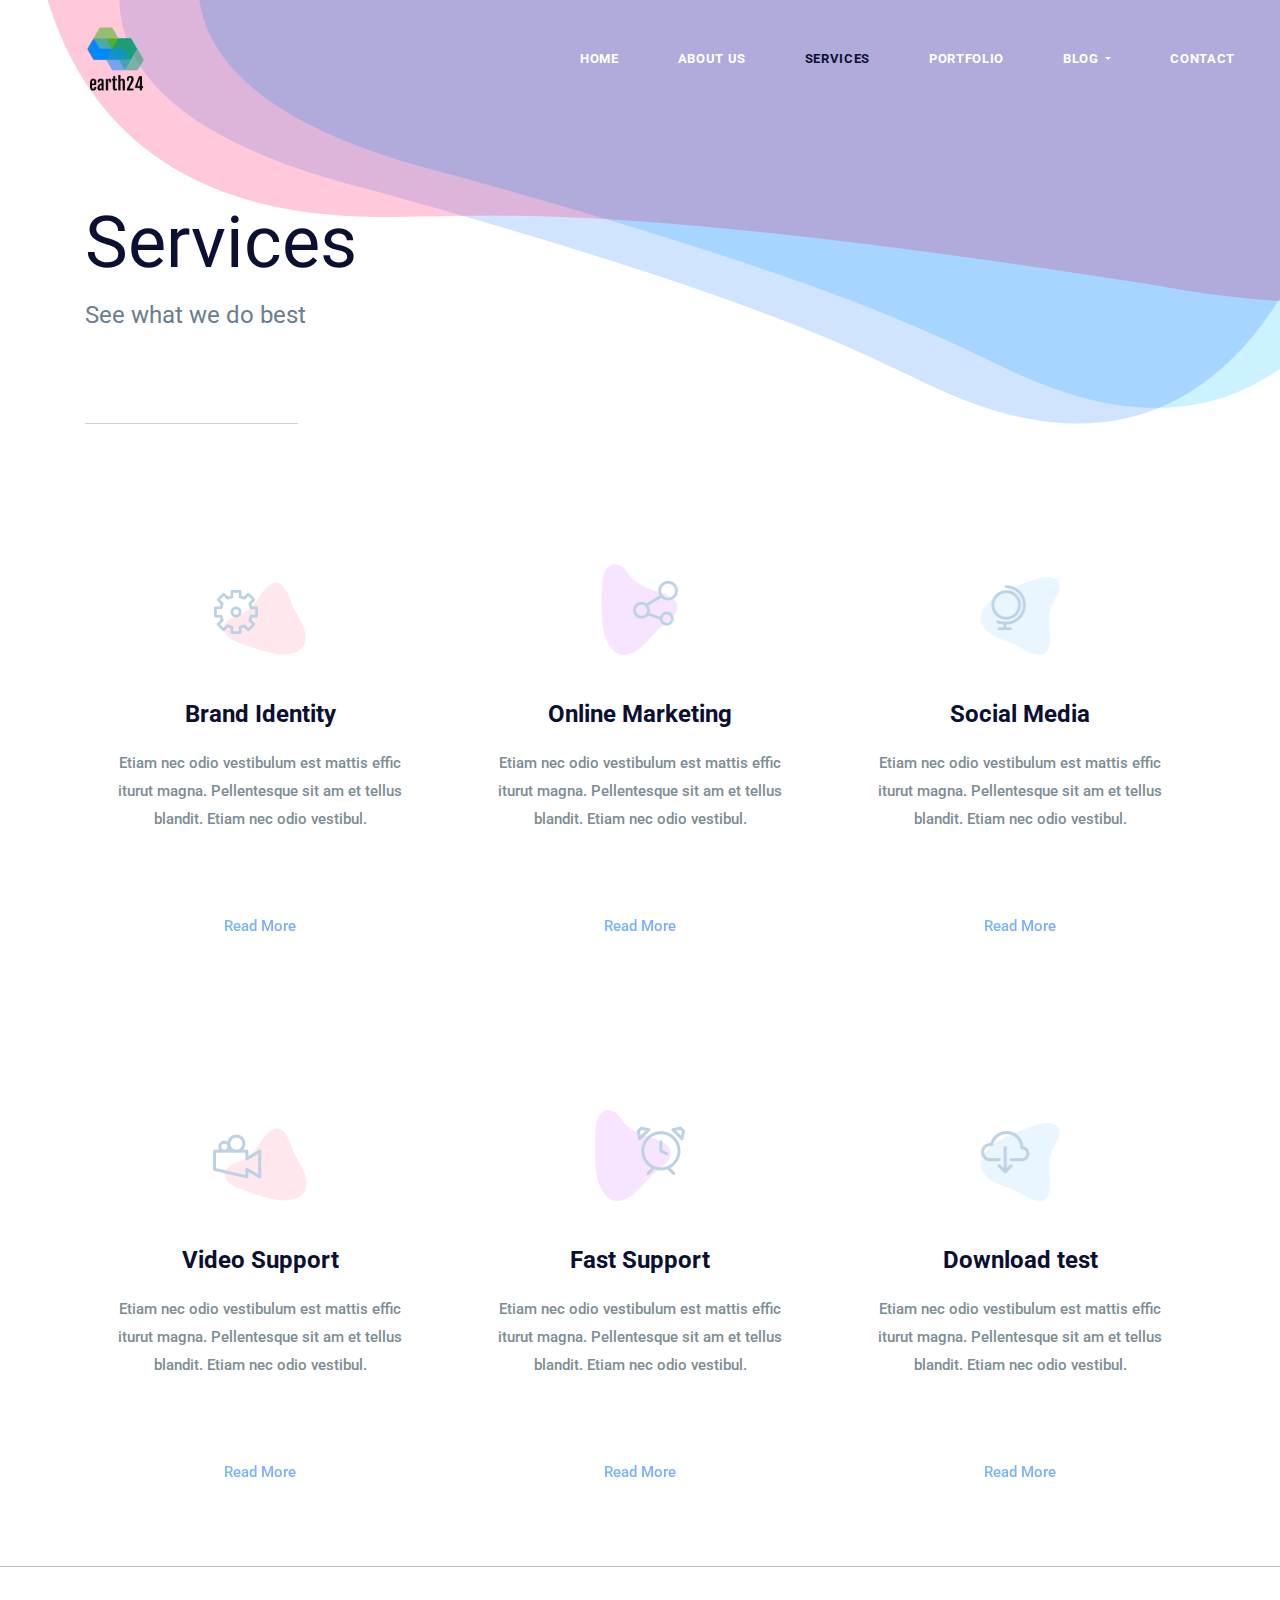
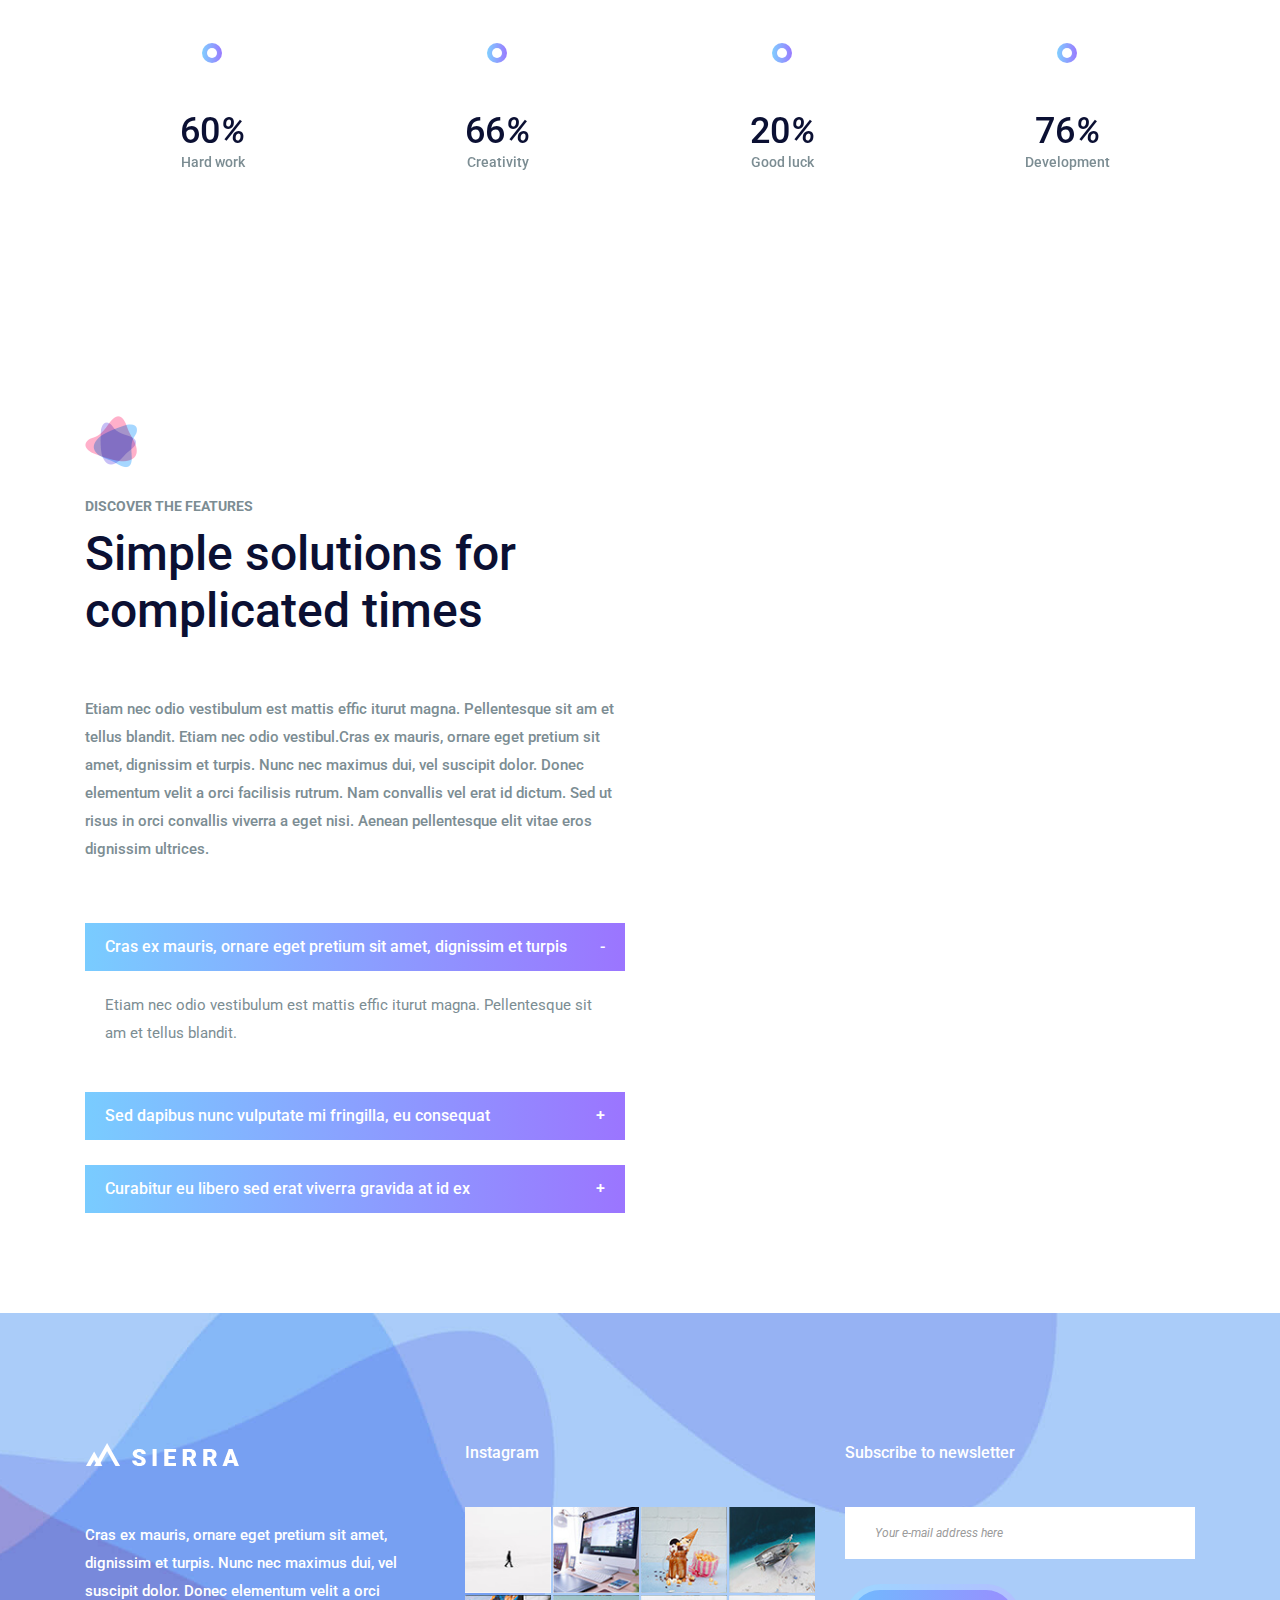
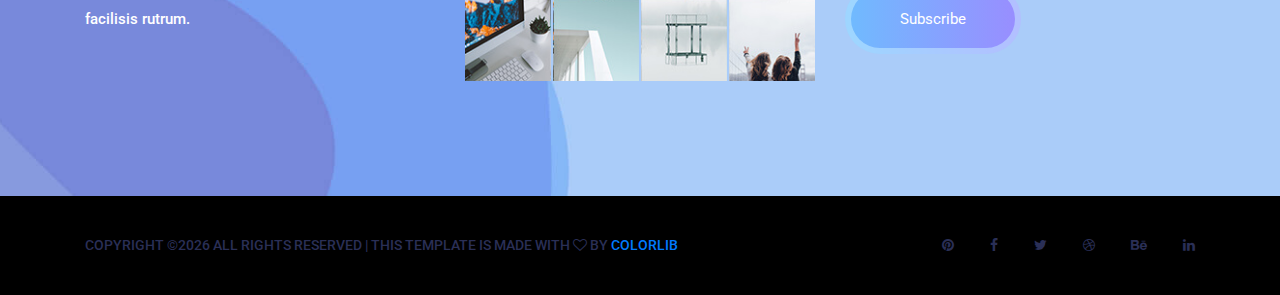
<file: service.html>
<!DOCTYPE html>
<html lang="en">
    <head>
        <meta charset="utf-8">
        <meta http-equiv="X-UA-Compatible" content="IE=edge">
        <meta name="viewport" content="width=device-width, initial-scale=1">
        
        <link rel="icon" href="img/fav-icon.png" type="image/x-icon" />
        <!-- The above 3 meta tags *must* come first in the head; any other head content must come *after* these tags -->
        <title>Sierra</title>

        <!-- Icon css link -->
        <link href="css/font-awesome.min.css" rel="stylesheet">
        <!-- Bootstrap -->
        <link href="css/bootstrap.min.css" rel="stylesheet">
        
        <!-- Rev slider css -->
        <link href="vendors/revolution/css/settings.css" rel="stylesheet">
        <link href="vendors/revolution/css/layers.css" rel="stylesheet">
        <link href="vendors/revolution/css/navigation.css" rel="stylesheet">
        
        <!-- Extra plugin css -->
        <link href="vendors/owl-carousel/owl.carousel.min.css" rel="stylesheet">
        <link href="vendors/magnify-popup/magnific-popup.css" rel="stylesheet">
        
        
        <link href="css/style.css" rel="stylesheet">
        <link href="css/responsive.css" rel="stylesheet">

        <!-- HTML5 shim and Respond.js for IE8 support of HTML5 elements and media queries -->
        <!-- WARNING: Respond.js doesn't work if you view the page via file:// -->
        <!--[if lt IE 9]>
        <script src="https://oss.maxcdn.com/html5shiv/3.7.3/html5shiv.min.js"></script>
        <script src="https://oss.maxcdn.com/respond/1.4.2/respond.min.js"></script>
        <![endif]-->
    </head>
    <body>
        
        <!--================Header Menu Area =================-->
        <header class="main_menu_area">
            <nav class="navbar navbar-expand-lg navbar-light bg-light">
                <a class="navbar-brand" href="#"><img src="./img/logo.png" style="margin-left: 35px" width="30%" alt=""></a>                <button class="navbar-toggler" type="button" data-toggle="collapse" data-target="#navbarSupportedContent" aria-controls="navbarSupportedContent" aria-expanded="false" aria-label="Toggle navigation">
                    <span></span>
                    <span></span>
                    <span></span>
                </button>

                <div class="collapse navbar-collapse" id="navbarSupportedContent">
                    <ul class="navbar-nav">
                        <li class="nav-item"><a class="nav-link" href="index.html">Home</a></li>
                        <li class="nav-item"><a class="nav-link" href="about-us.html">About Us</a></li>
                        <li class="nav-item active"><a class="nav-link" href="service.html">Services</a></li>
                        <li class="nav-item"><a class="nav-link" href="portfolio.html">Portfolio</a></li>
                        <li class="nav-item dropdown submenu">
                            <a class="nav-link dropdown-toggle" href="#" id="navbarDropdown" role="button" data-toggle="dropdown" aria-haspopup="true" aria-expanded="false">
                            Blog
                            </a>
                            <ul class="dropdown-menu" aria-labelledby="navbarDropdown">
                                <li class="nav-item"><a class="nav-link" href="blog.html">Blog</a></li>
                                <li class="nav-item"><a class="nav-link" href="single-blog.html">Blog Details</a></li>
                                <li class="nav-item"><a class="nav-link" href="elements.html">Elements</a></li>
                            </ul>
                        </li>
                        <li class="nav-item"><a class="nav-link" href="contact.html">Contact</a></li>
                    </ul>
                </div>
            </nav>
        </header>
        <!--================End Header Menu Area =================-->
        
        <!--================Banner Area =================-->
        <section class="banner_area">
            <div class="container">
                <div class="banner_inner_text">
                    <h2>Services</h2>
                    <p>See what we do best</p>
                </div>
            </div>
        </section>
        <!--================End Banner Area =================-->
        
        <!--================End Banner Area =================-->
        <section class="service_feature">
            <div class="container">
                <div class="row feature_inner">
                    <div class="col-lg-4 col-sm-6">
                        <div class="feature_item">
                            <div class="f_icon">
                                <img src="img/icon/f-icon-1.png" alt="">
                            </div>
                            <h4>Brand Identity</h4>
                            <p>Etiam nec odio vestibulum est mattis effic iturut magna. Pellentesque sit am et tellus blandit. Etiam nec odio vestibul. </p>
                            <a class="more_btn" href="#">Read More</a>
                        </div>
                    </div>
                    <div class="col-lg-4 col-sm-6">
                        <div class="feature_item">
                            <div class="f_icon">
                                <img src="img/icon/f-icon-2.png" alt="">
                            </div>
                            <h4>Online Marketing</h4>
                            <p>Etiam nec odio vestibulum est mattis effic iturut magna. Pellentesque sit am et tellus blandit. Etiam nec odio vestibul. </p>
                            <a class="more_btn" href="#">Read More</a>
                        </div>
                    </div>
                    <div class="col-lg-4 col-sm-6">
                        <div class="feature_item">
                            <div class="f_icon">
                                <img src="img/icon/f-icon-3.png" alt="">
                            </div>
                            <h4>Social Media</h4>
                            <p>Etiam nec odio vestibulum est mattis effic iturut magna. Pellentesque sit am et tellus blandit. Etiam nec odio vestibul. </p>
                            <a class="more_btn" href="#">Read More</a>
                        </div>
                    </div>
                    <div class="col-lg-4 col-sm-6">
                        <div class="feature_item">
                            <div class="f_icon">
                                <img src="img/icon/f-icon-4.png" alt="">
                            </div>
                            <h4>Video Support</h4>
                            <p>Etiam nec odio vestibulum est mattis effic iturut magna. Pellentesque sit am et tellus blandit. Etiam nec odio vestibul. </p>
                            <a class="more_btn" href="#">Read More</a>
                        </div>
                    </div>
                    <div class="col-lg-4 col-sm-6">
                        <div class="feature_item">
                            <div class="f_icon">
                                <img src="img/icon/f-icon-5.png" alt="">
                            </div>
                            <h4>Fast Support</h4>
                            <p>Etiam nec odio vestibulum est mattis effic iturut magna. Pellentesque sit am et tellus blandit. Etiam nec odio vestibul. </p>
                            <a class="more_btn" href="#">Read More</a>
                        </div>
                    </div>
                    <div class="col-lg-4 col-sm-6">
                        <div class="feature_item">
                            <div class="f_icon">
                                <img src="img/icon/f-icon-6.png" alt="">
                            </div>
                            <h4>Download test</h4>
                            <p>Etiam nec odio vestibulum est mattis effic iturut magna. Pellentesque sit am et tellus blandit. Etiam nec odio vestibul. </p>
                            <a class="more_btn" href="#">Read More</a>
                        </div>
                    </div>
                </div>
            </div>
        </section>
        <!--================End Banner Area =================-->
        
        <!--================Circle Chart Area =================-->
        <section class="circle_chart_area">
            <div class="container">
                <div class="row">
                    <div class="col-lg-3 col-sm-6">
                        <div class="circle_progress circular style-polygon" data-percentage="75" data-thickness="3" data-reverse="true" data-empty-fill="transparent" data-start-color="#987dff" data-end-color="#7acaff">
                            <div class="circle_progress_inner">
                                <strong></strong>
                                <span class="percentage"></span>
                                <h4>Hard work</h4>
                            </div> 
                        </div>
                    </div>
                    <div class="col-lg-3 col-sm-6">
                        <div class="circle_progress circular style-polygon" data-percentage="83" data-thickness="3" data-reverse="true" data-empty-fill="transparent" data-start-color="#987dff" data-end-color="#7acaff">
                            <div class="circle_progress_inner">
                                <strong></strong>
                                <span class="percentage"></span>
                                <h4>Creativity</h4>
                            </div> 
                        </div>
                    </div>
                    <div class="col-lg-3 col-sm-6">
                        <div class="circle_progress circular style-polygon" data-percentage="25" data-thickness="3" data-reverse="true" data-empty-fill="transparent" data-start-color="#987dff" data-end-color="#7acaff">
                            <div class="circle_progress_inner">
                                <strong></strong>
                                <span class="percentage"></span>
                                <h4>Good luck</h4>
                            </div> 
                        </div>
                    </div>
                    <div class="col-lg-3 col-sm-6">
                        <div class="circle_progress circular style-polygon" data-percentage="95" data-thickness="3" data-reverse="true" data-empty-fill="transparent" data-start-color="#987dff" data-end-color="#7acaff">
                            <div class="circle_progress_inner">
                                <strong></strong>
                                <span class="percentage"></span>
                                <h4>Development</h4>
                            </div> 
                        </div>
                    </div>
                </div>
            </div>
        </section>
        <!--================End Circle Chart Area =================-->
        
        <!--================Service Solution Area =================-->
        <section class="service_solution_area p_100">
            <div class="container">
                <div class="row s_solution_inner">
                    <div class="col-lg-6">
                        <div class="s_solution_item">
                            <div class="l_title">
                                <img src="img/icon/title-icon.png" alt="">
                                <h6>Discover the features</h6>
                                <h2>Simple solutions for complicated times</h2>
                            </div>
                            <p>Etiam nec odio vestibulum est mattis effic iturut magna. Pellentesque sit am et tellus blandit. Etiam nec odio vestibul.Cras ex mauris, ornare eget pretium sit amet, dignissim et turpis. Nunc nec maximus dui, vel suscipit dolor. Donec elementum velit a orci facilisis rutrum. Nam convallis vel erat id dictum. Sed ut risus in orci convallis viverra a eget nisi. Aenean pellentesque elit vitae eros dignissim ultrices. </p>
                            <div id="accordion" role="tablist" class="solution_collaps">
                                <div class="card">
                                    <div class="card-header" role="tab" id="headingOne">
                                        <h5 class="mb-0">
                                            <a data-toggle="collapse" href="#collapseOne" aria-expanded="true" aria-controls="collapseOne">
                                            Cras ex mauris, ornare eget pretium sit amet, dignissim et turpis
                                            <i class="minus">-</i>
                                            <i class="plus">+</i>
                                            </a>
                                        </h5>
                                    </div>

                                    <div id="collapseOne" class="collapse show" role="tabpanel" aria-labelledby="headingOne" data-parent="#accordion">
                                        <div class="card-body">
                                            <p>Etiam nec odio vestibulum est mattis effic iturut magna. Pellentesque sit am et tellus blandit. </p>
                                        </div>
                                    </div>
                                </div>
                                <div class="card">
                                    <div class="card-header" role="tab" id="headingTwo">
                                        <h5 class="mb-0">
                                            <a class="collapsed" data-toggle="collapse" href="#collapseTwo" aria-expanded="false" aria-controls="collapseTwo">
                                            Sed dapibus nunc vulputate mi fringilla, eu consequat
                                            <i class="minus">-</i>
                                            <i class="plus">+</i>
                                            </a>
                                        </h5>
                                    </div>
                                    <div id="collapseTwo" class="collapse" role="tabpanel" aria-labelledby="headingTwo" data-parent="#accordion">
                                        <div class="card-body">
                                            <p>Etiam nec odio vestibulum est mattis effic iturut magna. Pellentesque sit am et tellus blandit. </p>
                                        </div>
                                    </div>
                                </div>
                                <div class="card">
                                    <div class="card-header" role="tab" id="headingThree">
                                        <h5 class="mb-0">
                                            <a class="collapsed" data-toggle="collapse" href="#collapseThree" aria-expanded="false" aria-controls="collapseThree">
                                            Curabitur eu libero sed erat viverra gravida at id ex
                                            <i class="minus">-</i>
                                            <i class="plus">+</i>
                                            </a>
                                        </h5>
                                    </div>
                                    <div id="collapseThree" class="collapse" role="tabpanel" aria-labelledby="headingThree" data-parent="#accordion">
                                        <div class="card-body">
                                            <p>Etiam nec odio vestibulum est mattis effic iturut magna. Pellentesque sit am et tellus blandit. </p>
                                        </div>
                                    </div>
                                </div>
                            </div>
                        </div>
                    </div>
                </div>
            </div>
        </section>
        <!--================End Service Solution Area =================-->
        
        <!--================Footer Area =================-->
        <footer class="footr_area">
            <div class="footer_widget_area">
                <div class="container">
                    <div class="row footer_widget_inner">
                        <div class="col-lg-4 col-sm-6">
                            <aside class="f_widget f_about_widget">
                                <img src="img/footer-logo.png" alt="">
                                <p>Cras ex mauris, ornare eget pretium sit amet, dignissim et turpis. Nunc nec maximus dui, vel suscipit dolor. Donec elementum velit a orci facilisis rutrum.</p>
                            </aside>
                        </div>
                        <div class="col-lg-4 col-sm-6">
                            <aside class="f_widget f_insta_widget">
                                <div class="f_title">
                                    <h3>Instagram</h3>
                                </div>
                                <ul>
                                    <li><a href="#"><img src="img/instagram/ins-1.jpg" alt=""></a></li>
                                    <li><a href="#"><img src="img/instagram/ins-2.jpg" alt=""></a></li>
                                    <li><a href="#"><img src="img/instagram/ins-3.jpg" alt=""></a></li>
                                    <li><a href="#"><img src="img/instagram/ins-4.jpg" alt=""></a></li>
                                    <li><a href="#"><img src="img/instagram/ins-5.jpg" alt=""></a></li>
                                    <li><a href="#"><img src="img/instagram/ins-6.jpg" alt=""></a></li>
                                    <li><a href="#"><img src="img/instagram/ins-7.jpg" alt=""></a></li>
                                    <li><a href="#"><img src="img/instagram/ins-8.jpg" alt=""></a></li>
                                </ul>
                            </aside>
                        </div>
                        <div class="col-lg-4 col-sm-6">
                            <aside class="f_widget f_subs_widget">
                                <div class="f_title">
                                    <h3>Subscribe to newsletter</h3>
                                </div>
                                <div class="input-group">
                                    <input type="text" class="form-control" placeholder="Your e-mail address here" aria-label="Your e-mail address here">
                                    <span class="input-group-btn">
                                        <button class="btn btn-secondary submit_btn" type="button">Subscribe</button>
                                    </span>
                                </div>
                            </aside>
                        </div>
                    </div>
                </div>
            </div>
            <div class="footer_copyright">
                <div class="container">
                    <div class="float-sm-left">
                        <h5><!-- Link back to Colorlib can't be removed. Template is licensed under CC BY 3.0. -->
Copyright &copy;<script>document.write(new Date().getFullYear());</script> All rights reserved | This template is made with <i class="fa fa-heart-o" aria-hidden="true"></i> by <a href="https://colorlib.com" target="_blank">Colorlib</a>
<!-- Link back to Colorlib can't be removed. Template is licensed under CC BY 3.0. --></h5>
                    </div>
                    <div class="float-sm-right">
                        <ul>
                            <li><a href="#"><i class="fa fa-pinterest"></i></a></li>
                            <li><a href="#"><i class="fa fa-facebook"></i></a></li>
                            <li><a href="#"><i class="fa fa-twitter"></i></a></li>
                            <li><a href="#"><i class="fa fa-dribbble"></i></a></li>
                            <li><a href="#"><i class="fa fa-behance"></i></a></li>
                            <li><a href="#"><i class="fa fa-linkedin"></i></a></li>
                        </ul>
                    </div>
                </div>
            </div>
        </footer>
        <!--================End Footer Area =================-->
        
        
        
        
        <!-- jQuery (necessary for Bootstrap's JavaScript plugins) -->
        <script src="js/jquery-3.2.1.min.js"></script>
        <!-- Include all compiled plugins (below), or include individual files as needed -->
        <script src="js/popper.min.js"></script>
        <script src="js/bootstrap.min.js"></script>
        <!-- Rev slider js -->
        <script src="vendors/revolution/js/jquery.themepunch.tools.min.js"></script>
        <script src="vendors/revolution/js/jquery.themepunch.revolution.min.js"></script>
        <script src="vendors/revolution/js/extensions/revolution.extension.actions.min.js"></script>
        <script src="vendors/revolution/js/extensions/revolution.extension.video.min.js"></script>
        <script src="vendors/revolution/js/extensions/revolution.extension.slideanims.min.js"></script>
        <script src="vendors/revolution/js/extensions/revolution.extension.layeranimation.min.js"></script>
        <script src="vendors/revolution/js/extensions/revolution.extension.navigation.min.js"></script>
        <script src="vendors/revolution/js/extensions/revolution.extension.slideanims.min.js"></script>
        <!-- Extra plugin css -->
        <script src="vendors/counterup/jquery.waypoints.min.js"></script>
        <script src="vendors/counterup/jquery.counterup.min.js"></script> 
        <script src="vendors/counterup/apear.js"></script>
        <script src="vendors/counterup/countto.js"></script>
        <script src="vendors/owl-carousel/owl.carousel.min.js"></script>
        <script src="vendors/magnify-popup/jquery.magnific-popup.min.js"></script>
        <script src="js/smoothscroll.js"></script>
        <script src="vendors/circle-bar/circle-progress.min.js"></script>
        <script src="vendors/circle-bar/plugins.js"></script>
        
        <script src="js/circle-active.js"></script>
        <script src="js/theme.js"></script>
    </body>
</html>
</file>
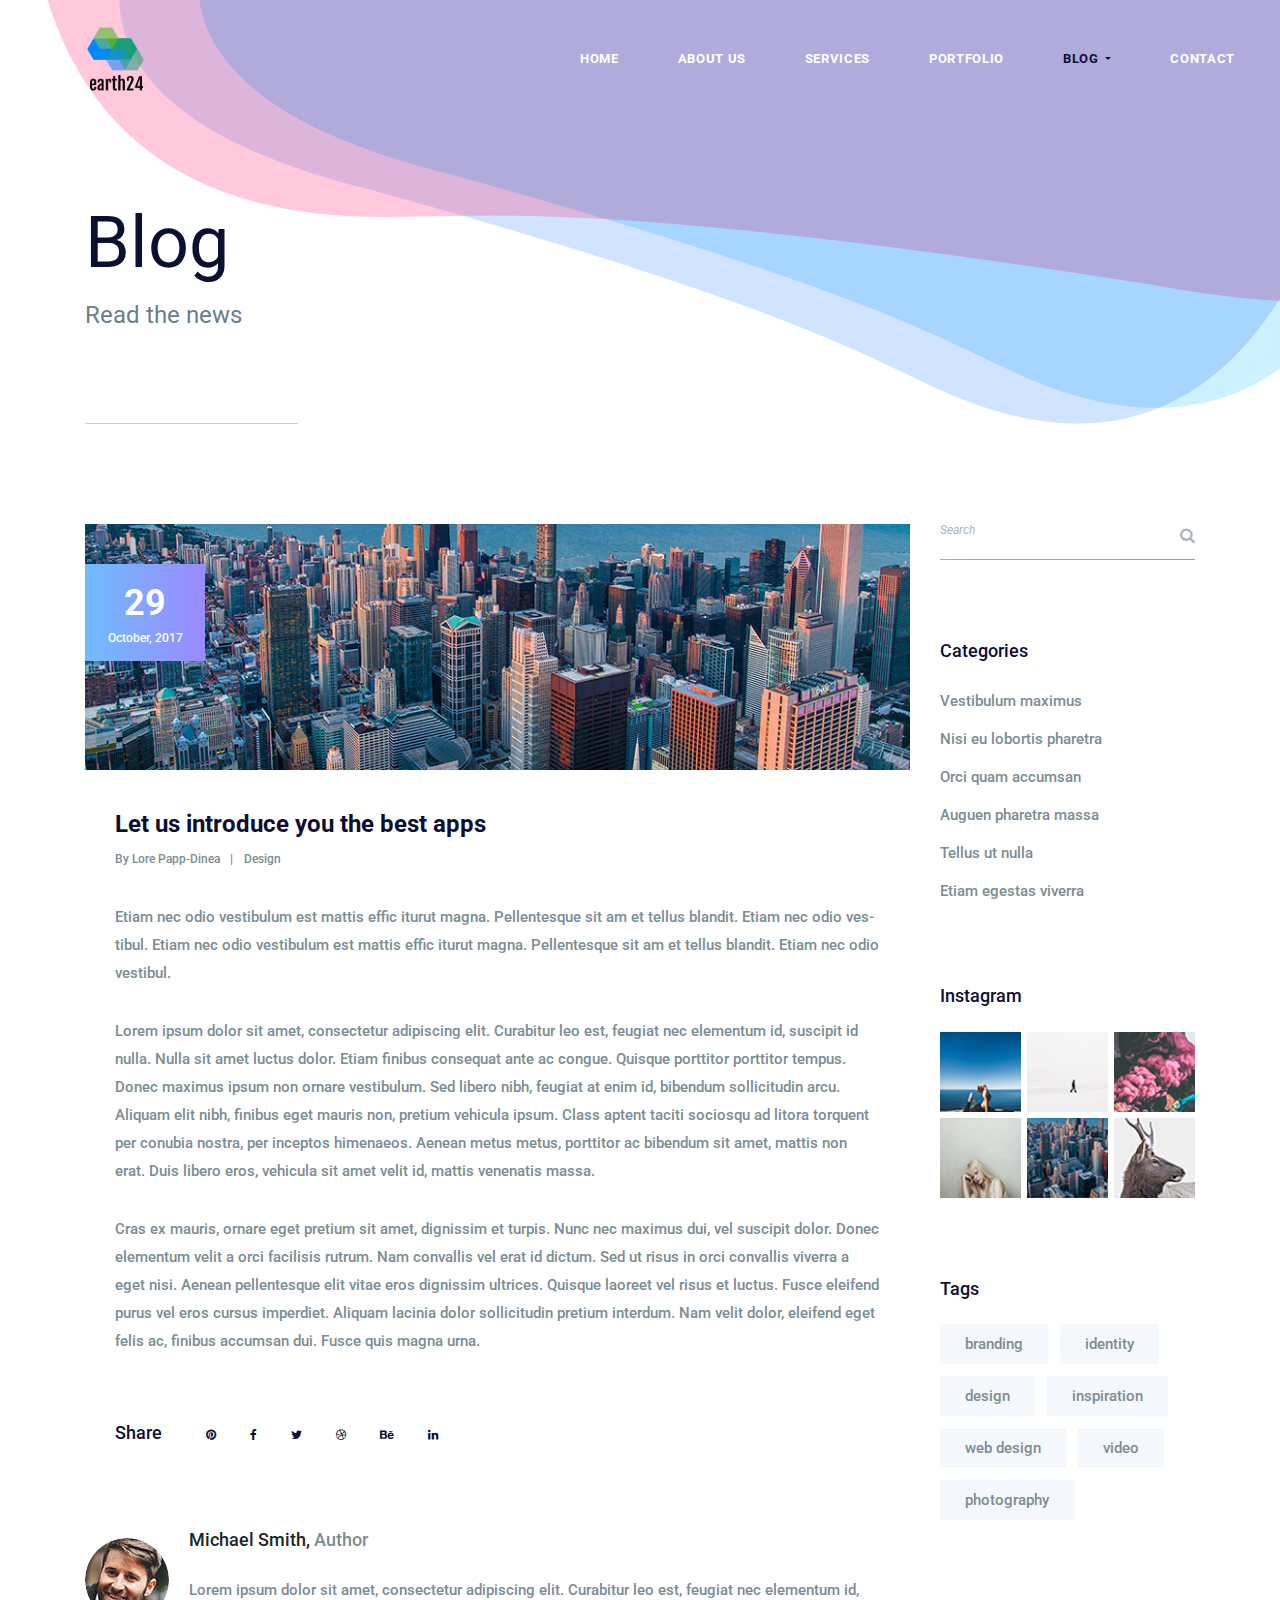
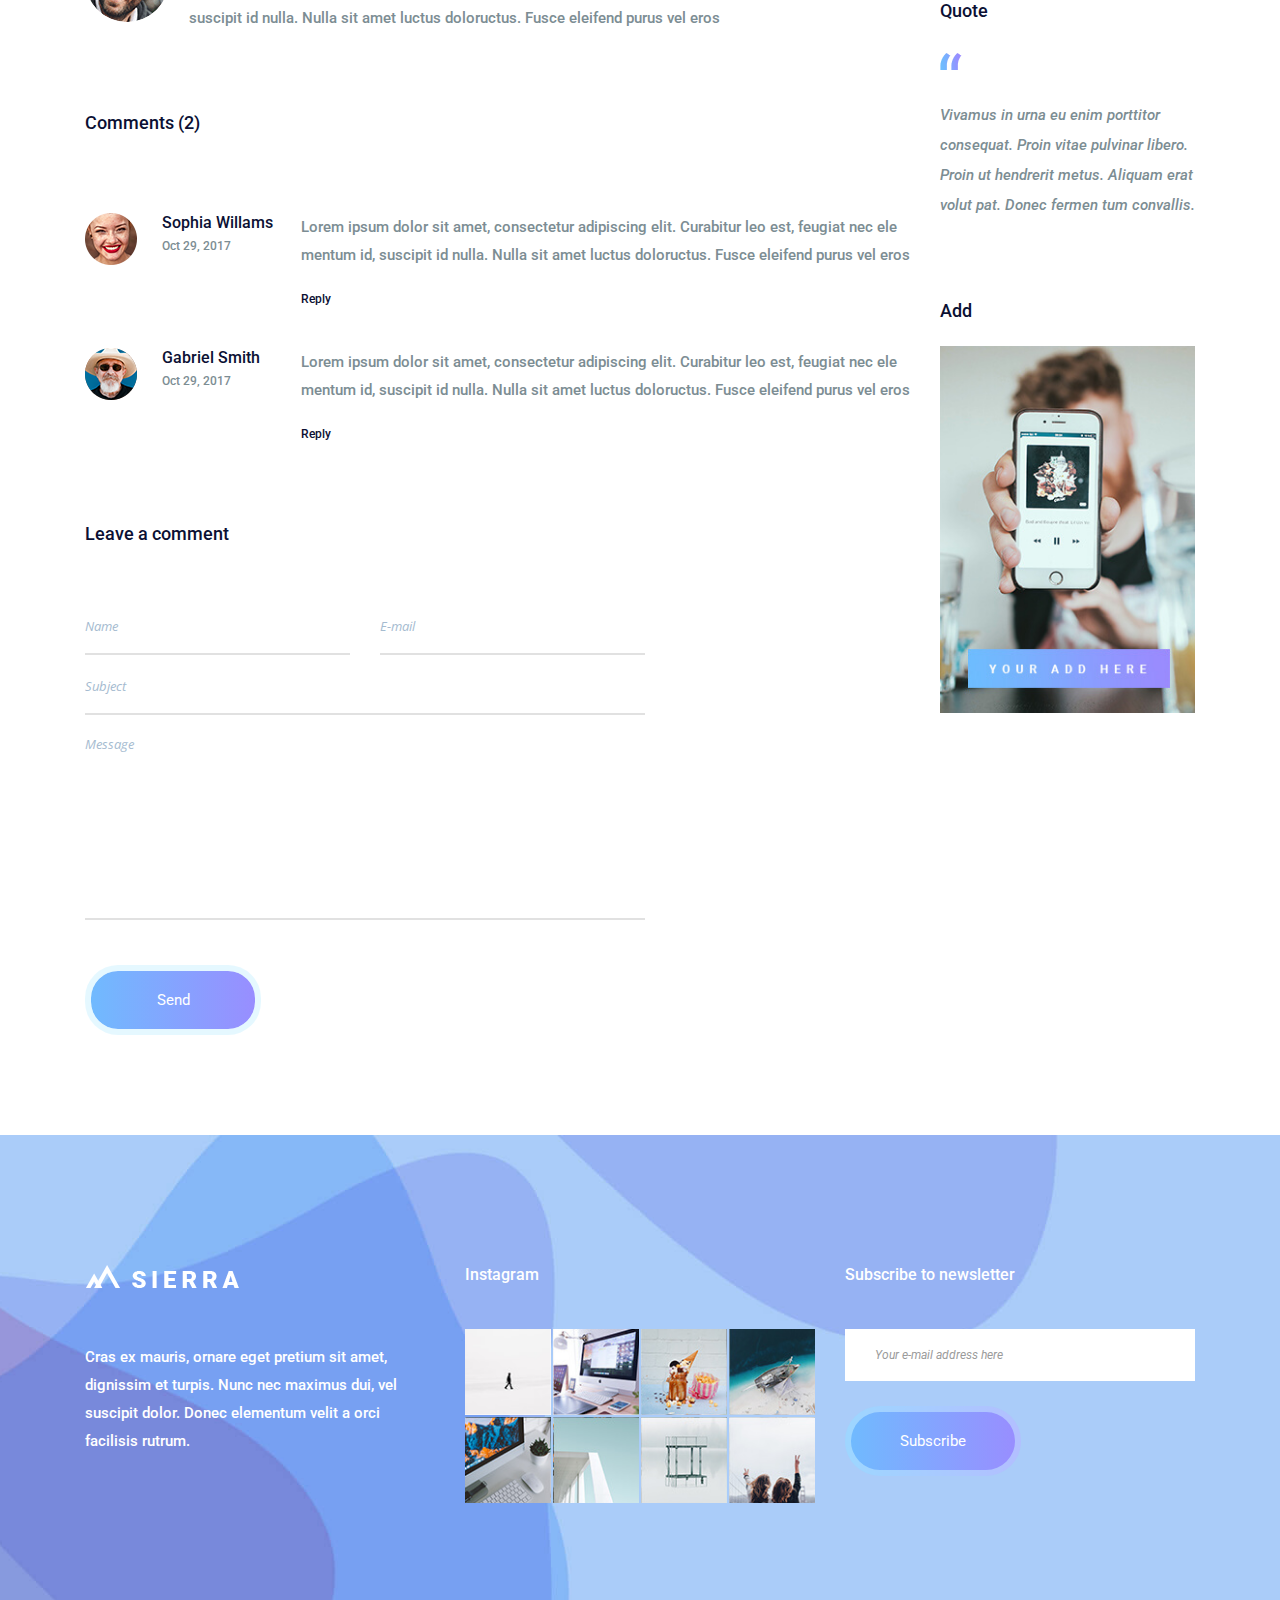
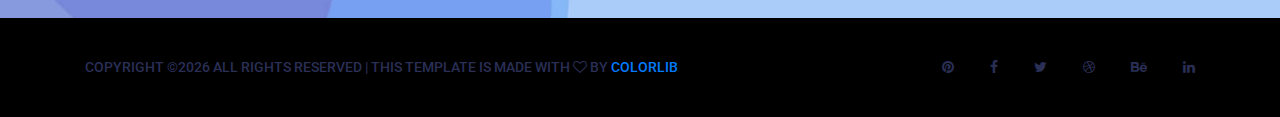
<file: single-blog.html>
<!DOCTYPE html>
<html lang="en">
    <head>
        <meta charset="utf-8">
        <meta http-equiv="X-UA-Compatible" content="IE=edge">
        <meta name="viewport" content="width=device-width, initial-scale=1">
        
        <link rel="icon" href="img/fav-icon.png" type="image/x-icon" />
        <!-- The above 3 meta tags *must* come first in the head; any other head content must come *after* these tags -->
        <title>Sierra</title>

        <!-- Icon css link -->
        <link href="css/font-awesome.min.css" rel="stylesheet">
        <!-- Bootstrap -->
        <link href="css/bootstrap.min.css" rel="stylesheet">
        
        <!-- Rev slider css -->
        <link href="vendors/revolution/css/settings.css" rel="stylesheet">
        <link href="vendors/revolution/css/layers.css" rel="stylesheet">
        <link href="vendors/revolution/css/navigation.css" rel="stylesheet">
        
        <!-- Extra plugin css -->
        <link href="vendors/owl-carousel/owl.carousel.min.css" rel="stylesheet">
        <link href="vendors/magnify-popup/magnific-popup.css" rel="stylesheet">
        
        
        <link href="css/style.css" rel="stylesheet">
        <link href="css/responsive.css" rel="stylesheet">

        <!-- HTML5 shim and Respond.js for IE8 support of HTML5 elements and media queries -->
        <!-- WARNING: Respond.js doesn't work if you view the page via file:// -->
        <!--[if lt IE 9]>
        <script src="https://oss.maxcdn.com/html5shiv/3.7.3/html5shiv.min.js"></script>
        <script src="https://oss.maxcdn.com/respond/1.4.2/respond.min.js"></script>
        <![endif]-->
    </head>
    <body>
        
        <!--================Header Menu Area =================-->
        <header class="main_menu_area">
            <nav class="navbar navbar-expand-lg navbar-light bg-light">
                <a class="navbar-brand" href="#"><img src="./img/logo.png" style="margin-left: 35px" width="30%" alt=""></a>
                                <button class="navbar-toggler" type="button" data-toggle="collapse" data-target="#navbarSupportedContent" aria-controls="navbarSupportedContent" aria-expanded="false" aria-label="Toggle navigation">
                    <span></span>
                    <span></span>
                    <span></span>
                </button>

                <div class="collapse navbar-collapse" id="navbarSupportedContent">
                    <ul class="navbar-nav">
                        <li class="nav-item"><a class="nav-link" href="index.html">Home</a></li>
                        <li class="nav-item"><a class="nav-link" href="about-us.html">About Us</a></li>
                        <li class="nav-item"><a class="nav-link" href="service.html">Services</a></li>
                        <li class="nav-item"><a class="nav-link" href="portfolio.html">Portfolio</a></li>
                        <li class="nav-item dropdown submenu active">
                            <a class="nav-link dropdown-toggle" href="#" id="navbarDropdown" role="button" data-toggle="dropdown" aria-haspopup="true" aria-expanded="false">
                            Blog
                            </a>
                            <ul class="dropdown-menu" aria-labelledby="navbarDropdown">
                                <li class="nav-item"><a class="nav-link" href="blog.html">Blog</a></li>
                                <li class="nav-item"><a class="nav-link" href="single-blog.html">Blog Details</a></li>
                                <li class="nav-item"><a class="nav-link" href="elements.html">Elements</a></li>
                            </ul>
                        </li>
                        <li class="nav-item"><a class="nav-link" href="contact.html">Contact</a></li>
                    </ul>
                </div>
            </nav>
        </header>
        <!--================End Header Menu Area =================-->
        
        <!--================Banner Area =================-->
        <section class="banner_area">
            <div class="container">
                <div class="banner_inner_text">
                    <h2>Blog</h2>
                    <p>Read the news</p>
                </div>
            </div>
        </section>
        <!--================End Banner Area =================-->
        
        <!--================Blog Main Area =================-->
        <section class="blog_main_area p_100">
            <div class="container">
                <div class="row">
                    <div class="col-lg-9">
                        <div class="single_blog_inner">
                            <div class="s_blog_main">
                                <div class="blog_img">
                                    <img class="img-fluid" src="img/blog/blog-1.jpg" alt="">
                                    <div class="blog_date">
                                        <h4>29</h4>
                                        <h5>October, 2017</h5>
                                    </div>
                                </div>
                                <div class="blog_text">
                                    <a href="#"><h4>Let us introduce you the best apps</h4></a>
                                    <div class="blog_author">
                                        <a href="#">By Lore Papp-Dinea</a>
                                        <a href="#">Design</a>
                                    </div>
                                    <p>Etiam nec odio vestibulum est mattis effic iturut magna. Pellentesque sit am et tellus blandit. Etiam nec odio ves-tibul. Etiam nec odio vestibulum est mattis effic iturut magna. Pellentesque sit am et tellus blandit. Etiam nec odio vestibul. </p>
                                    <p> Lorem ipsum dolor sit amet, consectetur adipiscing elit. Curabitur leo est, feugiat nec elementum id, suscipit id nulla. Nulla sit amet luctus dolor. Etiam finibus consequat ante ac congue. Quisque porttitor porttitor tempus. Donec maximus ipsum non ornare vestibulum. Sed libero nibh, feugiat at enim id, bibendum sollicitudin arcu. Aliquam elit nibh, finibus eget mauris non, pretium vehicula ipsum. Class aptent taciti sociosqu ad litora torquent per conubia nostra, per inceptos himenaeos. Aenean metus metus, porttitor ac bibendum sit amet, mattis non erat. Duis libero eros, vehicula sit amet velit id, mattis venenatis massa.</p>
                                    <p>Cras ex mauris, ornare eget pretium sit amet, dignissim et turpis. Nunc nec maximus dui, vel suscipit dolor. Donec elementum velit a orci facilisis rutrum. Nam convallis vel erat id dictum. Sed ut risus in orci convallis viverra a eget nisi. Aenean pellentesque elit vitae eros dignissim ultrices. Quisque laoreet vel risus et luctus. Fusce eleifend purus vel eros cursus imperdiet. Aliquam lacinia dolor sollicitudin pretium interdum. Nam velit dolor, eleifend eget felis ac, finibus accumsan dui. Fusce quis magna urna. </p>
                                </div>
                            </div>
                            <div class="s_blog_social">
                                <h3>Share</h3>
                                <ul>
                                    <li><a href="#"><i class="fa fa-pinterest" aria-hidden="true"></i></a></li>
                                    <li><a href="#"><i class="fa fa-facebook" aria-hidden="true"></i></a></li>
                                    <li><a href="#"><i class="fa fa-twitter" aria-hidden="true"></i></a></li>
                                    <li><a href="#"><i class="fa fa-dribbble" aria-hidden="true"></i></a></li>
                                    <li><a href="#"><i class="fa fa-behance" aria-hidden="true"></i></a></li>
                                    <li><a href="#"><i class="fa fa-linkedin" aria-hidden="true"></i></a></li>
                                </ul>
                            </div>
                            <div class="blog_author">
                                <div class="media">
                                    <div class="d-flex">
                                        <img class="rounded-circle" src="img/blog/blog-author.png" alt="">
                                    </div>
                                    <div class="media-body">
                                        <h4>Michael Smith, <span>Author</span></h4>
                                        <p> Lorem ipsum dolor sit amet, consectetur adipiscing elit. Curabitur leo est, feugiat nec elementum id, suscipit id nulla. Nulla sit amet luctus doloructus. Fusce eleifend purus vel eros </p>
                                    </div>
                                </div>
                            </div>
                            <div class="blog_comment">
                                <h3>Comments (2)</h3>
                                <div class="media">
                                    <img src="img/comment/comment-1.png" alt="">
                                    <div class="d-flex">
                                        <h4>Sophia Willams</h4>
                                        <h5>Oct 29, 2017</h5>
                                    </div>
                                    <div class="media-body">
                                        <p>Lorem ipsum dolor sit amet, consectetur adipiscing elit. Curabitur leo est, feugiat nec ele mentum id, suscipit id nulla. Nulla sit amet luctus doloructus. Fusce eleifend purus vel eros</p>
                                        <a href="#">Reply</a>
                                    </div>
                                </div>
                                <div class="media">
                                    <img src="img/comment/comment-2.png" alt="">
                                    <div class="d-flex">
                                        <h4>Gabriel Smith</h4>
                                        <h5>Oct 29, 2017</h5>
                                    </div>
                                    <div class="media-body">
                                        <p>Lorem ipsum dolor sit amet, consectetur adipiscing elit. Curabitur leo est, feugiat nec ele mentum id, suscipit id nulla. Nulla sit amet luctus doloructus. Fusce eleifend purus vel eros</p>
                                        <a href="#">Reply</a>
                                    </div>
                                </div>
                            </div>
                            <div class="blog_comment_form">
                                <h3>Leave a comment</h3>
                                <form class="row contact_us_form" action="contact_process.php" method="post" id="contactForm" novalidate="novalidate">
                                    <div class="form-group col-sm-6">
                                        <input type="text" class="form-control" id="name" name="name" placeholder="Name">
                                    </div>
                                    <div class="form-group col-sm-6">
                                        <input type="email" class="form-control" id="email" name="email" placeholder="E-mail">
                                    </div>
                                    <div class="form-group col-sm-12">
                                        <input type="text" class="form-control" id="subject" name="subject" placeholder="Subject">
                                    </div>
                                    <div class="form-group col-sm-12">
                                        <textarea class="form-control" name="message" id="message" rows="1" placeholder="Message"></textarea>
                                    </div>
                                    <div class="form-group col-sm-12">
                                        <button type="submit" value="submit" class="btn submit_btn form-control">Send</button>
                                    </div>
                                </form>
                            </div>
                        </div>
                    </div>
                    <div class="col-lg-3">
                        <div class="blog_right_sidebar">
                            <aside class="r_widget search_widget">
                                <div class="input-group">
                                    <input type="text" class="form-control" placeholder="Search" aria-label="Search">
                                    <span class="input-group-btn">
                                        <button class="btn btn-secondary" type="button"><i class="fa fa-search"></i></button>
                                    </span>
                                </div>
                            </aside>
                            <aside class="r_widget categories_widget">
                                <div class="r_w_title">
                                    <h3>Categories</h3>
                                </div>
                                <ul>
                                    <li><a href="#">Vestibulum maximus</a></li>
                                    <li><a href="#">Nisi eu lobortis pharetra</a></li>
                                    <li><a href="#">Orci quam accumsan</a></li>
                                    <li><a href="#">Auguen pharetra massa</a></li>
                                    <li><a href="#">Tellus ut nulla</a></li>
                                    <li><a href="#"> Etiam egestas viverra </a></li>
                                </ul>
                            </aside>
                            <aside class="r_widget insta_widget">
                                <div class="r_w_title">
                                    <h3>Instagram</h3>
                                </div>
                                <ul>
                                    <li><a href="https://www.instagram.com/?hl=en">
                                        <img class="img-fluid" src="img/instagram/right-instagram/r-in-1.jpg" alt="">
                                    </a></li>
                                    <li><a href="https://www.instagram.com/?hl=en">
                                        <img class="img-fluid" src="img/instagram/right-instagram/r-in-2.jpg" alt="">
                                    </a></li>
                                    <li><a href="https://www.instagram.com/?hl=en">
                                        <img class="img-fluid" src="img/instagram/right-instagram/r-in-3.jpg" alt="">
                                    </a></li>
                                    <li><a href="https://www.instagram.com/?hl=en">
                                        <img class="img-fluid" src="img/instagram/right-instagram/r-in-4.jpg" alt="">
                                    </a></li>
                                    <li><a href="https://www.instagram.com/?hl=en">
                                        <img class="img-fluid" src="img/instagram/right-instagram/r-in-5.jpg" alt="">
                                    </a></li>
                                    <li><a href="https://www.instagram.com/?hl=en">
                                        <img class="img-fluid" src="img/instagram/right-instagram/r-in-6.jpg" alt="">
                                    </a></li>
                                </ul>
                            </aside>
                            <aside class="r_widget tag_widget">
                                <div class="r_w_title">
                                    <h3>Tags</h3>
                                </div>
                                <ul>
                                    <li><a href="#">branding</a></li>
                                    <li><a href="#">identity</a></li>
                                    <li><a href="#">design</a></li>
                                    <li><a href="#">inspiration</a></li>
                                    <li><a href="#">web design</a></li>
                                    <li><a href="#">video</a></li>
                                    <li><a href="#">photography</a></li>
                                </ul>
                            </aside>
                            <aside class="r_widget quote_widget">
                                <div class="r_w_title">
                                    <h3>Quote</h3>
                                </div>
                                <img src="img/icon/quote-icon.png" alt="">
                                <p>Vivamus in urna eu enim porttitor consequat. Proin vitae pulvinar libero. Proin ut hendrerit metus. Aliquam erat volut pat. Donec fermen tum convallis.</p>
                            </aside>
                            <aside class="r_widget add_widget">
                                <div class="r_w_title">
                                    <h3>Add</h3>
                                </div>
                                <img class="img-fluid" src="img/add.jpg" alt="">
                            </aside>
                        </div>
                    </div>
                </div>
            </div>
        </section>
        <!--================End Blog Main Area =================-->
        
        <!--================Footer Area =================-->
        <footer class="footr_area">
            <div class="footer_widget_area">
                <div class="container">
                    <div class="row footer_widget_inner">
                        <div class="col-lg-4 col-sm-6">
                            <aside class="f_widget f_about_widget">
                                <img src="img/footer-logo.png" alt="">
                                <p>Cras ex mauris, ornare eget pretium sit amet, dignissim et turpis. Nunc nec maximus dui, vel suscipit dolor. Donec elementum velit a orci facilisis rutrum.</p>
                            </aside>
                        </div>
                        <div class="col-lg-4 col-sm-6">
                            <aside class="f_widget f_insta_widget">
                                <div class="f_title">
                                    <h3>Instagram</h3>
                                </div>
                                <ul>
                                    <li><a href="#"><img src="img/instagram/ins-1.jpg" alt=""></a></li>
                                    <li><a href="#"><img src="img/instagram/ins-2.jpg" alt=""></a></li>
                                    <li><a href="#"><img src="img/instagram/ins-3.jpg" alt=""></a></li>
                                    <li><a href="#"><img src="img/instagram/ins-4.jpg" alt=""></a></li>
                                    <li><a href="#"><img src="img/instagram/ins-5.jpg" alt=""></a></li>
                                    <li><a href="#"><img src="img/instagram/ins-6.jpg" alt=""></a></li>
                                    <li><a href="#"><img src="img/instagram/ins-7.jpg" alt=""></a></li>
                                    <li><a href="#"><img src="img/instagram/ins-8.jpg" alt=""></a></li>
                                </ul>
                            </aside>
                        </div>
                        <div class="col-lg-4 col-sm-6">
                            <aside class="f_widget f_subs_widget">
                                <div class="f_title">
                                    <h3>Subscribe to newsletter</h3>
                                </div>
                                <div class="input-group">
                                    <input type="text" class="form-control" placeholder="Your e-mail address here" aria-label="Your e-mail address here">
                                    <span class="input-group-btn">
                                        <button class="btn btn-secondary submit_btn" type="button">Subscribe</button>
                                    </span>
                                </div>
                            </aside>
                        </div>
                    </div>
                </div>
            </div>
            <div class="footer_copyright">
                <div class="container">
                    <div class="float-sm-left">
                        <h5><!-- Link back to Colorlib can't be removed. Template is licensed under CC BY 3.0. -->
Copyright &copy;<script>document.write(new Date().getFullYear());</script> All rights reserved | This template is made with <i class="fa fa-heart-o" aria-hidden="true"></i> by <a href="https://colorlib.com" target="_blank">Colorlib</a>
<!-- Link back to Colorlib can't be removed. Template is licensed under CC BY 3.0. --></h5>
                    </div>
                    <div class="float-sm-right">
                        <ul>
                            <li><a href="#"><i class="fa fa-pinterest"></i></a></li>
                            <li><a href="#"><i class="fa fa-facebook"></i></a></li>
                            <li><a href="#"><i class="fa fa-twitter"></i></a></li>
                            <li><a href="#"><i class="fa fa-dribbble"></i></a></li>
                            <li><a href="#"><i class="fa fa-behance"></i></a></li>
                            <li><a href="#"><i class="fa fa-linkedin"></i></a></li>
                        </ul>
                    </div>
                </div>
            </div>
        </footer>
        <!--================End Footer Area =================-->
        
        
        
        
        <!-- jQuery (necessary for Bootstrap's JavaScript plugins) -->
        <script src="js/jquery-3.2.1.min.js"></script>
        <!-- Include all compiled plugins (below), or include individual files as needed -->
        <script src="js/popper.min.js"></script>
        <script src="js/bootstrap.min.js"></script>
        <!-- Rev slider js -->
        <script src="vendors/revolution/js/jquery.themepunch.tools.min.js"></script>
        <script src="vendors/revolution/js/jquery.themepunch.revolution.min.js"></script>
        <script src="vendors/revolution/js/extensions/revolution.extension.actions.min.js"></script>
        <script src="vendors/revolution/js/extensions/revolution.extension.video.min.js"></script>
        <script src="vendors/revolution/js/extensions/revolution.extension.slideanims.min.js"></script>
        <script src="vendors/revolution/js/extensions/revolution.extension.layeranimation.min.js"></script>
        <script src="vendors/revolution/js/extensions/revolution.extension.navigation.min.js"></script>
        <script src="vendors/revolution/js/extensions/revolution.extension.slideanims.min.js"></script>
        <!-- Extra plugin css -->
        <script src="vendors/counterup/jquery.waypoints.min.js"></script>
        <script src="vendors/counterup/jquery.counterup.min.js"></script> 
        <script src="vendors/counterup/apear.js"></script>
        <script src="vendors/counterup/countto.js"></script>
        <script src="vendors/owl-carousel/owl.carousel.min.js"></script>
        <script src="vendors/magnify-popup/jquery.magnific-popup.min.js"></script>
        <script src="js/smoothscroll.js"></script>
        <script src="vendors/circle-bar/circle-progress.min.js"></script>
        <script src="vendors/circle-bar/plugins.js"></script>
        <script src="vendors/isotope/imagesloaded.pkgd.min.js"></script>
        <script src="vendors/isotope/isotope.pkgd.min.js"></script>
        
        <script src="js/circle-active.js"></script>
        <script src="js/theme.js"></script>
    </body>
</html>
</file>
<file: vendors/revolution/css/settings.css>
/*-----------------------------------------------------------------------------

-	Revolution Slider 5.0 Default Style Settings -

Screen Stylesheet

version:   	5.3.1
date:      	07/12/15
author:		themepunch
email:     	info@themepunch.com
website:   	http://www.themepunch.com
-----------------------------------------------------------------------------*/

#debungcontrolls,.debugtimeline{width:100%;box-sizing:border-box}.rev_column,.rev_column .tp-parallax-wrap,.tp-svg-layer svg{vertical-align:top}#debungcontrolls{z-index:100000;position:fixed;bottom:0;height:auto;background:rgba(0,0,0,.6);padding:10px}.debugtimeline{height:10px;position:relative;margin-bottom:3px;display:none;white-space:nowrap}.debugtimeline:hover{height:15px}.the_timeline_tester{background:#e74c3c;position:absolute;top:0;left:0;height:100%;width:0}.debugtimeline.tl_slide .the_timeline_tester{background:#f39c12}.debugtimeline.tl_frame .the_timeline_tester{background:#3498db}.debugtimline_txt{color:#fff;font-weight:400;font-size:7px;position:absolute;left:10px;top:0;white-space:nowrap;line-height:10px}.rtl{direction:rtl}@font-face{font-family:revicons;src:url(../fonts/revicons/revicons.eot?5510888);src:url(../fonts/revicons/revicons.eot?5510888#iefix) format('embedded-opentype'),url(../fonts/revicons/revicons.woff?5510888) format('woff'),url(../fonts/revicons/revicons.ttf?5510888) format('truetype'),url(../fonts/revicons/revicons.svg?5510888#revicons) format('svg');font-weight:400;font-style:normal}[class*=" revicon-"]:before,[class^=revicon-]:before{font-family:revicons;font-style:normal;font-weight:400;speak:none;display:inline-block;text-decoration:inherit;width:1em;margin-right:.2em;text-align:center;font-variant:normal;text-transform:none;line-height:1em;margin-left:.2em}.revicon-search-1:before{content:'\e802'}.revicon-pencil-1:before{content:'\e831'}.revicon-picture-1:before{content:'\e803'}.revicon-cancel:before{content:'\e80a'}.revicon-info-circled:before{content:'\e80f'}.revicon-trash:before{content:'\e801'}.revicon-left-dir:before{content:'\e817'}.revicon-right-dir:before{content:'\e818'}.revicon-down-open:before{content:'\e83b'}.revicon-left-open:before{content:'\e819'}.revicon-right-open:before{content:'\e81a'}.revicon-angle-left:before{content:'\e820'}.revicon-angle-right:before{content:'\e81d'}.revicon-left-big:before{content:'\e81f'}.revicon-right-big:before{content:'\e81e'}.revicon-magic:before{content:'\e807'}.revicon-picture:before{content:'\e800'}.revicon-export:before{content:'\e80b'}.revicon-cog:before{content:'\e832'}.revicon-login:before{content:'\e833'}.revicon-logout:before{content:'\e834'}.revicon-video:before{content:'\e805'}.revicon-arrow-combo:before{content:'\e827'}.revicon-left-open-1:before{content:'\e82a'}.revicon-right-open-1:before{content:'\e82b'}.revicon-left-open-mini:before{content:'\e822'}.revicon-right-open-mini:before{content:'\e823'}.revicon-left-open-big:before{content:'\e824'}.revicon-right-open-big:before{content:'\e825'}.revicon-left:before{content:'\e836'}.revicon-right:before{content:'\e826'}.revicon-ccw:before{content:'\e808'}.revicon-arrows-ccw:before{content:'\e806'}.revicon-palette:before{content:'\e829'}.revicon-list-add:before{content:'\e80c'}.revicon-doc:before{content:'\e809'}.revicon-left-open-outline:before{content:'\e82e'}.revicon-left-open-2:before{content:'\e82c'}.revicon-right-open-outline:before{content:'\e82f'}.revicon-right-open-2:before{content:'\e82d'}.revicon-equalizer:before{content:'\e83a'}.revicon-layers-alt:before{content:'\e804'}.revicon-popup:before{content:'\e828'}.rev_slider_wrapper{position:relative;z-index:0;width:100%}.rev_slider{position:relative;overflow:visible}.entry-content .rev_slider a,.rev_slider a{box-shadow:none}.tp-overflow-hidden{overflow:hidden!important}.group_ov_hidden{overflow:hidden}.rev_slider img,.tp-simpleresponsive img{max-width:none!important;transition:none;margin:0;padding:0;border:none}.rev_slider .no-slides-text{font-weight:700;text-align:center;padding-top:80px}.rev_slider>ul,.rev_slider>ul>li,.rev_slider>ul>li:before,.rev_slider_wrapper>ul,.tp-revslider-mainul>li,.tp-revslider-mainul>li:before,.tp-simpleresponsive>ul,.tp-simpleresponsive>ul>li,.tp-simpleresponsive>ul>li:before{list-style:none!important;position:absolute;margin:0!important;padding:0!important;overflow-x:visible;overflow-y:visible;background-image:none;background-position:0 0;text-indent:0;top:0;left:0}.rev_slider>ul>li,.rev_slider>ul>li:before,.tp-revslider-mainul>li,.tp-revslider-mainul>li:before,.tp-simpleresponsive>ul>li,.tp-simpleresponsive>ul>li:before{visibility:hidden}.tp-revslider-mainul,.tp-revslider-slidesli{padding:0!important;margin:0!important;list-style:none!important}.fullscreen-container,.fullwidthbanner-container{padding:0;position:relative}.rev_slider li.tp-revslider-slidesli{position:absolute!important}.tp-caption .rs-untoggled-content{display:block}.tp-caption .rs-toggled-content{display:none}.rs-toggle-content-active.tp-caption .rs-toggled-content{display:block}.rs-toggle-content-active.tp-caption .rs-untoggled-content{display:none}.rev_slider .caption,.rev_slider .tp-caption{position:relative;visibility:hidden;white-space:nowrap;display:block;-webkit-font-smoothing:antialiased!important;z-index:1}.rev_slider .caption,.rev_slider .tp-caption,.tp-simpleresponsive img{-moz-user-select:none;-khtml-user-select:none;-webkit-user-select:none;-o-user-select:none}.rev_slider .tp-mask-wrap .tp-caption,.rev_slider .tp-mask-wrap :last-child,.wpb_text_column .rev_slider .tp-mask-wrap .tp-caption,.wpb_text_column .rev_slider .tp-mask-wrap :last-child{margin-bottom:0}.tp-svg-layer svg{width:100%;height:100%;position:relative}.tp-carousel-wrapper{cursor:url(openhand.cur),move}.tp-carousel-wrapper.dragged{cursor:url(closedhand.cur),move}.tp_inner_padding{box-sizing:border-box;max-height:none!important}.tp-caption.tp-layer-selectable{-moz-user-select:all;-khtml-user-select:all;-webkit-user-select:all;-o-user-select:all}.tp-caption.tp-hidden-caption,.tp-forcenotvisible,.tp-hide-revslider,.tp-parallax-wrap.tp-hidden-caption{visibility:hidden!important;display:none!important}.rev_slider audio,.rev_slider embed,.rev_slider iframe,.rev_slider object,.rev_slider video{max-width:none!important}.tp-element-background{position:absolute;top:0;left:0;width:100%;height:100%;z-index:0}.rev_row_zone{position:absolute;width:100%;left:0;box-sizing:border-box;min-height:50px;font-size:0}.rev_column_inner,.rev_slider .tp-caption.rev_row{position:relative;width:100%!important;box-sizing:border-box}.rev_row_zone_top{top:0}.rev_row_zone_middle{top:50%;transform:translateY(-50%)}.rev_row_zone_bottom{bottom:0}.rev_slider .tp-caption.rev_row{display:table;table-layout:fixed;vertical-align:top;height:auto!important;font-size:0}.rev_column{display:table-cell;position:relative;height:auto;box-sizing:border-box;font-size:0}.rev_column_inner{display:block;height:auto!important;white-space:normal!important}.rev_column_bg{width:100%;height:100%;position:absolute;top:0;left:0;z-index:0;box-sizing:border-box;background-clip:content-box;border:0 solid transparent}.tp-caption .backcorner,.tp-caption .backcornertop,.tp-caption .frontcorner,.tp-caption .frontcornertop{height:0;top:0;width:0;position:absolute}.rev_column_inner .tp-loop-wrap,.rev_column_inner .tp-mask-wrap,.rev_column_inner .tp-parallax-wrap{text-align:inherit}.rev_column_inner .tp-mask-wrap{display:inline-block}.rev_column_inner .tp-parallax-wrap,.rev_column_inner .tp-parallax-wrap .tp-loop-wrap,.rev_column_inner .tp-parallax-wrap .tp-mask-wrap{position:relative!important;left:auto!important;top:auto!important;line-height:0}.tp-video-play-button,.tp-video-play-button i{line-height:50px!important;vertical-align:top;text-align:center}.rev_column_inner .rev_layer_in_column,.rev_column_inner .tp-parallax-wrap,.rev_column_inner .tp-parallax-wrap .tp-loop-wrap,.rev_column_inner .tp-parallax-wrap .tp-mask-wrap{vertical-align:top}.rev_break_columns{display:block!important}.rev_break_columns .tp-parallax-wrap.rev_column{display:block!important;width:100%!important}.fullwidthbanner-container{overflow:hidden}.fullwidthbanner-container .fullwidthabanner{width:100%;position:relative}.tp-static-layers{position:absolute;z-index:101;top:0;left:0}.tp-caption .frontcorner{border-left:40px solid transparent;border-right:0 solid transparent;border-top:40px solid #00A8FF;left:-40px}.tp-caption .backcorner{border-left:0 solid transparent;border-right:40px solid transparent;border-bottom:40px solid #00A8FF;right:0}.tp-caption .frontcornertop{border-left:40px solid transparent;border-right:0 solid transparent;border-bottom:40px solid #00A8FF;left:-40px}.tp-caption .backcornertop{border-left:0 solid transparent;border-right:40px solid transparent;border-top:40px solid #00A8FF;right:0}.tp-layer-inner-rotation{position:relative!important}img.tp-slider-alternative-image{width:100%;height:auto}.caption.fullscreenvideo,.rs-background-video-layer,.tp-caption.coverscreenvideo,.tp-caption.fullscreenvideo{width:100%;height:100%;top:0;left:0;position:absolute}.noFilterClass{filter:none!important}.rs-background-video-layer{visibility:hidden;z-index:0}.caption.fullscreenvideo audio,.caption.fullscreenvideo iframe,.caption.fullscreenvideo video,.tp-caption.fullscreenvideo iframe,.tp-caption.fullscreenvideo iframe audio,.tp-caption.fullscreenvideo iframe video{width:100%!important;height:100%!important;display:none}.fullcoveredvideo audio,.fullscreenvideo audio .fullcoveredvideo video,.fullscreenvideo video{background:#000}.fullcoveredvideo .tp-poster{background-position:center center;background-size:cover;width:100%;height:100%;top:0;left:0}.videoisplaying .html5vid .tp-poster{display:none}.tp-video-play-button{background:#000;background:rgba(0,0,0,.3);border-radius:5px;position:absolute;top:50%;left:50%;color:#FFF;margin-top:-25px;margin-left:-25px;cursor:pointer;width:50px;height:50px;box-sizing:border-box;display:inline-block;z-index:4;opacity:0;transition:opacity .3s ease-out!important}.tp-audio-html5 .tp-video-play-button,.tp-hiddenaudio{display:none!important}.tp-caption .html5vid{width:100%!important;height:100%!important}.tp-video-play-button i{width:50px;height:50px;display:inline-block;font-size:40px!important}.rs-fullvideo-cover,.tp-dottedoverlay,.tp-shadowcover{height:100%;top:0;left:0;position:absolute}.tp-caption:hover .tp-video-play-button{opacity:1;display:block}.tp-caption .tp-revstop{display:none;border-left:5px solid #fff!important;border-right:5px solid #fff!important;margin-top:15px!important;line-height:20px!important;vertical-align:top;font-size:25px!important}.tp-seek-bar,.tp-video-button,.tp-volume-bar{outline:0;line-height:12px;margin:0;cursor:pointer}.videoisplaying .revicon-right-dir{display:none}.videoisplaying .tp-revstop{display:inline-block}.videoisplaying .tp-video-play-button{display:none}.fullcoveredvideo .tp-video-play-button{display:none!important}.fullscreenvideo .fullscreenvideo audio,.fullscreenvideo .fullscreenvideo video{object-fit:contain!important}.fullscreenvideo .fullcoveredvideo audio,.fullscreenvideo .fullcoveredvideo video{object-fit:cover!important}.tp-video-controls{position:absolute;bottom:0;left:0;right:0;padding:5px;opacity:0;transition:opacity .3s;background-image:linear-gradient(to bottom,#000 13%,#323232 100%);display:table;max-width:100%;overflow:hidden;box-sizing:border-box}.rev-btn.rev-hiddenicon i,.rev-btn.rev-withicon i{transition:all .2s ease-out!important;font-size:15px}.tp-caption:hover .tp-video-controls{opacity:.9}.tp-video-button{background:rgba(0,0,0,.5);border:0;border-radius:3px;font-size:12px;color:#fff;padding:0}.tp-video-button:hover{cursor:pointer}.tp-video-button-wrap,.tp-video-seek-bar-wrap,.tp-video-vol-bar-wrap{padding:0 5px;display:table-cell;vertical-align:middle}.tp-video-seek-bar-wrap{width:80%}.tp-video-vol-bar-wrap{width:20%}.tp-seek-bar,.tp-volume-bar{width:100%;padding:0}.rs-fullvideo-cover{width:100%;background:0 0;z-index:5}.disabled_lc .tp-video-play-button,.rs-background-video-layer audio::-webkit-media-controls,.rs-background-video-layer video::-webkit-media-controls,.rs-background-video-layer video::-webkit-media-controls-start-playback-button{display:none!important}.tp-audio-html5 .tp-video-controls{opacity:1!important;visibility:visible!important}.tp-dottedoverlay{background-repeat:repeat;width:100%;z-index:3}.tp-dottedoverlay.twoxtwo{background:url(../assets/gridtile.png)}.tp-dottedoverlay.twoxtwowhite{background:url(../assets/gridtile_white.png)}.tp-dottedoverlay.threexthree{background:url(../assets/gridtile_3x3.png)}.tp-dottedoverlay.threexthreewhite{background:url(../assets/gridtile_3x3_white.png)}.tp-shadowcover{width:100%;background:#fff;z-index:-1}.tp-shadow1{box-shadow:0 10px 6px -6px rgba(0,0,0,.8)}.tp-shadow2:after,.tp-shadow2:before,.tp-shadow3:before,.tp-shadow4:after{z-index:-2;position:absolute;content:"";bottom:10px;left:10px;width:50%;top:85%;max-width:300px;background:0 0;box-shadow:0 15px 10px rgba(0,0,0,.8);transform:rotate(-3deg)}.tp-shadow2:after,.tp-shadow4:after{transform:rotate(3deg);right:10px;left:auto}.tp-shadow5{position:relative;box-shadow:0 1px 4px rgba(0,0,0,.3),0 0 40px rgba(0,0,0,.1) inset}.tp-shadow5:after,.tp-shadow5:before{content:"";position:absolute;z-index:-2;box-shadow:0 0 25px 0 rgba(0,0,0,.6);top:30%;bottom:0;left:20px;right:20px;border-radius:100px/20px}.tp-button{padding:6px 13px 5px;border-radius:3px;height:30px;cursor:pointer;color:#fff!important;text-shadow:0 1px 1px rgba(0,0,0,.6)!important;font-size:15px;line-height:45px!important;font-family:arial,sans-serif;font-weight:700;letter-spacing:-1px;text-decoration:none}.tp-button.big{color:#fff;text-shadow:0 1px 1px rgba(0,0,0,.6);font-weight:700;padding:9px 20px;font-size:19px;line-height:57px!important}.purchase:hover,.tp-button.big:hover,.tp-button:hover{background-position:bottom,15px 11px}.purchase.green,.purchase:hover.green,.tp-button.green,.tp-button:hover.green{background-color:#21a117;box-shadow:0 3px 0 0 #104d0b}.purchase.blue,.purchase:hover.blue,.tp-button.blue,.tp-button:hover.blue{background-color:#1d78cb;box-shadow:0 3px 0 0 #0f3e68}.purchase.red,.purchase:hover.red,.tp-button.red,.tp-button:hover.red{background-color:#cb1d1d;box-shadow:0 3px 0 0 #7c1212}.purchase.orange,.purchase:hover.orange,.tp-button.orange,.tp-button:hover.orange{background-color:#f70;box-shadow:0 3px 0 0 #a34c00}.purchase.darkgrey,.purchase:hover.darkgrey,.tp-button.darkgrey,.tp-button.grey,.tp-button:hover.darkgrey,.tp-button:hover.grey{background-color:#555;box-shadow:0 3px 0 0 #222}.purchase.lightgrey,.purchase:hover.lightgrey,.tp-button.lightgrey,.tp-button:hover.lightgrey{background-color:#888;box-shadow:0 3px 0 0 #555}.rev-btn,.rev-btn:visited{outline:0!important;box-shadow:none!important;text-decoration:none!important;line-height:44px;font-size:17px;font-weight:500;padding:12px 35px;box-sizing:border-box;font-family:Roboto,sans-serif;cursor:pointer}.rev-btn.rev-uppercase,.rev-btn.rev-uppercase:visited{text-transform:uppercase;letter-spacing:1px;font-size:15px;font-weight:900}.rev-btn.rev-withicon i{font-weight:400;position:relative;top:0;margin-left:10px!important}.rev-btn.rev-hiddenicon i{font-weight:400;position:relative;top:0;opacity:0;margin-left:0!important;width:0!important}.rev-btn.rev-hiddenicon:hover i{opacity:1!important;margin-left:10px!important;width:auto!important}.rev-btn.rev-medium,.rev-btn.rev-medium:visited{line-height:36px;font-size:14px;padding:10px 30px}.rev-btn.rev-medium.rev-hiddenicon i,.rev-btn.rev-medium.rev-withicon i{font-size:14px;top:0}.rev-btn.rev-small,.rev-btn.rev-small:visited{line-height:28px;font-size:12px;padding:7px 20px}.rev-btn.rev-small.rev-hiddenicon i,.rev-btn.rev-small.rev-withicon i{font-size:12px;top:0}.rev-maxround{border-radius:30px}.rev-minround{border-radius:3px}.rev-burger{position:relative;width:60px;height:60px;box-sizing:border-box;padding:22px 0 0 14px;border-radius:50%;border:1px solid rgba(51,51,51,.25);-webkit-tap-highlight-color:transparent;cursor:pointer}.rev-burger span{display:block;width:30px;height:3px;background:#333;transition:.7s;pointer-events:none;transform-style:flat!important}.rev-burger.revb-white span,.rev-burger.revb-whitenoborder span{background:#fff}.rev-burger span:nth-child(2){margin:3px 0}#dialog_addbutton .rev-burger:hover :first-child,.open .rev-burger :first-child,.open.rev-burger :first-child{transform:translateY(6px) rotate(-45deg)}#dialog_addbutton .rev-burger:hover :nth-child(2),.open .rev-burger :nth-child(2),.open.rev-burger :nth-child(2){transform:rotate(-45deg);opacity:0}#dialog_addbutton .rev-burger:hover :last-child,.open .rev-burger :last-child,.open.rev-burger :last-child{transform:translateY(-6px) rotate(-135deg)}.rev-burger.revb-white{border:2px solid rgba(255,255,255,.2)}.rev-burger.revb-darknoborder,.rev-burger.revb-whitenoborder{border:0}.rev-burger.revb-darknoborder span{background:#333}.rev-burger.revb-whitefull{background:#fff;border:none}.rev-burger.revb-whitefull span{background:#333}.rev-burger.revb-darkfull{background:#333;border:none}.rev-burger.revb-darkfull span,.rev-scroll-btn.revs-fullwhite{background:#fff}@keyframes rev-ani-mouse{0%{opacity:1;top:29%}15%{opacity:1;top:50%}50%{opacity:0;top:50%}100%{opacity:0;top:29%}}.rev-scroll-btn{display:inline-block;position:relative;left:0;right:0;text-align:center;cursor:pointer;width:35px;height:55px;box-sizing:border-box;border:3px solid #fff;border-radius:23px}.rev-scroll-btn>*{display:inline-block;line-height:18px;font-size:13px;font-weight:400;color:#fff;font-family:proxima-nova,"Helvetica Neue",Helvetica,Arial,sans-serif;letter-spacing:2px}.rev-scroll-btn>.active,.rev-scroll-btn>:focus,.rev-scroll-btn>:hover{color:#fff}.rev-scroll-btn>.active,.rev-scroll-btn>:active,.rev-scroll-btn>:focus,.rev-scroll-btn>:hover{opacity:.8}.rev-scroll-btn.revs-fullwhite span{background:#333}.rev-scroll-btn.revs-fulldark{background:#333;border:none}.rev-scroll-btn.revs-fulldark span,.tp-bullet{background:#fff}.rev-scroll-btn span{position:absolute;display:block;top:29%;left:50%;width:8px;height:8px;margin:-4px 0 0 -4px;background:#fff;border-radius:50%;animation:rev-ani-mouse 2.5s linear infinite}.rev-scroll-btn.revs-dark{border-color:#333}.rev-scroll-btn.revs-dark span{background:#333}.rev-control-btn{position:relative;display:inline-block;z-index:5;color:#FFF;font-size:20px;line-height:60px;font-weight:400;font-style:normal;font-family:Raleway;text-decoration:none;text-align:center;background-color:#000;border-radius:50px;text-shadow:none;background-color:rgba(0,0,0,.5);width:60px;height:60px;box-sizing:border-box;cursor:pointer}.rev-cbutton-dark-sr,.rev-cbutton-light-sr{border-radius:3px}.rev-cbutton-light,.rev-cbutton-light-sr{color:#333;background-color:rgba(255,255,255,.75)}.rev-sbutton{line-height:37px;width:37px;height:37px}.rev-sbutton-blue{background-color:#3B5998}.rev-sbutton-lightblue{background-color:#00A0D1}.rev-sbutton-red{background-color:#DD4B39}.tp-bannertimer{visibility:hidden;width:100%;height:5px;background:#000;background:rgba(0,0,0,.15);position:absolute;z-index:200;top:0}.tp-bannertimer.tp-bottom{top:auto;bottom:0!important;height:5px}.tp-caption img{background:0 0;-ms-filter:"progid:DXImageTransform.Microsoft.gradient(startColorstr=#00FFFFFF,endColorstr=#00FFFFFF)";filter:progid:DXImageTransform.Microsoft.gradient(startColorstr=#00FFFFFF, endColorstr=#00FFFFFF);zoom:1}.caption.slidelink a div,.tp-caption.slidelink a div{width:3000px;height:1500px;background:url(../assets/coloredbg.png)}.tp-caption.slidelink a span{background:url(../assets/coloredbg.png)}.tp-loader.spinner0,.tp-loader.spinner5{background-image:url(../assets/loader.gif);background-repeat:no-repeat}.tp-shape{width:100%;height:100%}.tp-caption .rs-starring{display:inline-block}.tp-caption .rs-starring .star-rating{float:none;display:inline-block;vertical-align:top;color:#FFC321!important}.tp-caption .rs-starring .star-rating,.tp-caption .rs-starring-page .star-rating{position:relative;height:1em;width:5.4em;font-family:star;font-size:1em!important}.tp-loader.spinner0,.tp-loader.spinner1{width:40px;height:40px;margin-top:-20px;margin-left:-20px;animation:tp-rotateplane 1.2s infinite ease-in-out;background-color:#fff;border-radius:3px;box-shadow:0 0 20px 0 rgba(0,0,0,.15)}.tp-caption .rs-starring .star-rating:before,.tp-caption .rs-starring-page .star-rating:before{content:"\73\73\73\73\73";color:#E0DADF;float:left;top:0;left:0;position:absolute}.tp-caption .rs-starring .star-rating span{overflow:hidden;float:left;top:0;left:0;position:absolute;padding-top:1.5em;font-size:1em!important}.tp-caption .rs-starring .star-rating span:before{content:"\53\53\53\53\53";top:0;position:absolute;left:0}.tp-loader{top:50%;left:50%;z-index:10000;position:absolute}.tp-loader.spinner0{background-position:center center}.tp-loader.spinner5{background-position:10px 10px;background-color:#fff;margin:-22px;width:44px;height:44px;border-radius:3px}@keyframes tp-rotateplane{0%{transform:perspective(120px) rotateX(0) rotateY(0)}50%{transform:perspective(120px) rotateX(-180.1deg) rotateY(0)}100%{transform:perspective(120px) rotateX(-180deg) rotateY(-179.9deg)}}.tp-loader.spinner2{width:40px;height:40px;margin-top:-20px;margin-left:-20px;background-color:red;box-shadow:0 0 20px 0 rgba(0,0,0,.15);border-radius:100%;animation:tp-scaleout 1s infinite ease-in-out}@keyframes tp-scaleout{0%{transform:scale(0)}100%{transform:scale(1);opacity:0}}.tp-loader.spinner3{margin:-9px 0 0 -35px;width:70px;text-align:center}.tp-loader.spinner3 .bounce1,.tp-loader.spinner3 .bounce2,.tp-loader.spinner3 .bounce3{width:18px;height:18px;background-color:#fff;box-shadow:0 0 20px 0 rgba(0,0,0,.15);border-radius:100%;display:inline-block;animation:tp-bouncedelay 1.4s infinite ease-in-out;animation-fill-mode:both}.tp-loader.spinner3 .bounce1{animation-delay:-.32s}.tp-loader.spinner3 .bounce2{animation-delay:-.16s}@keyframes tp-bouncedelay{0%,100%,80%{transform:scale(0)}40%{transform:scale(1)}}.tp-loader.spinner4{margin:-20px 0 0 -20px;width:40px;height:40px;text-align:center;animation:tp-rotate 2s infinite linear}.tp-loader.spinner4 .dot1,.tp-loader.spinner4 .dot2{width:60%;height:60%;display:inline-block;position:absolute;top:0;background-color:#fff;border-radius:100%;animation:tp-bounce 2s infinite ease-in-out;box-shadow:0 0 20px 0 rgba(0,0,0,.15)}.tp-loader.spinner4 .dot2{top:auto;bottom:0;animation-delay:-1s}@keyframes tp-rotate{100%{transform:rotate(360deg)}}@keyframes tp-bounce{0%,100%{transform:scale(0)}50%{transform:scale(1)}}.tp-bullets.navbar,.tp-tabs.navbar,.tp-thumbs.navbar{border:none;min-height:0;margin:0;border-radius:0}.tp-bullets,.tp-tabs,.tp-thumbs{position:absolute;display:block;z-index:1000;top:0;left:0}.tp-tab,.tp-thumb{cursor:pointer;position:absolute;opacity:.5;box-sizing:border-box}.tp-arr-imgholder,.tp-tab-image,.tp-thumb-image,.tp-videoposter{background-position:center center;background-size:cover;width:100%;height:100%;display:block;position:absolute;top:0;left:0}.tp-tab.selected,.tp-tab:hover,.tp-thumb.selected,.tp-thumb:hover{opacity:1}.tp-tab-mask,.tp-thumb-mask{box-sizing:border-box!important}.tp-tabs,.tp-thumbs{box-sizing:content-box!important}.tp-bullet{width:15px;height:15px;position:absolute;background:rgba(255,255,255,.3);cursor:pointer}.tp-bullet.selected,.tp-bullet:hover{background:#fff}.tparrows{cursor:pointer;background:#000;background:rgba(0,0,0,.5);width:40px;height:40px;position:absolute;display:block;z-index:1000}.tparrows:hover{background:#000}.tparrows:before{font-family:revicons;font-size:15px;color:#fff;display:block;line-height:40px;text-align:center}.hginfo,.hglayerinfo{font-size:12px;font-weight:600}.tparrows.tp-leftarrow:before{content:'\e824'}.tparrows.tp-rightarrow:before{content:'\e825'}body.rtl .tp-kbimg{left:0!important}.dddwrappershadow{box-shadow:0 45px 100px rgba(0,0,0,.4)}.hglayerinfo{position:fixed;bottom:0;left:0;color:#FFF;line-height:20px;background:rgba(0,0,0,.75);padding:5px 10px;z-index:2000;white-space:normal}.helpgrid,.hginfo{position:absolute}.hginfo{top:-2px;left:-2px;color:#e74c3c;background:#000;padding:2px 5px}.indebugmode .tp-caption:hover{border:1px dashed #c0392b!important}.helpgrid{border:2px dashed #c0392b;top:0;left:0;z-index:0}#revsliderlogloglog{padding:15px;color:#fff;position:fixed;top:0;left:0;width:200px;height:150px;background:rgba(0,0,0,.7);z-index:100000;font-size:10px;overflow:scroll}.aden{filter:hue-rotate(-20deg) contrast(.9) saturate(.85) brightness(1.2)}.aden::after{background:linear-gradient(to right,rgba(66,10,14,.2),transparent);mix-blend-mode:darken}.perpetua::after,.reyes::after{mix-blend-mode:soft-light;opacity:.5}.inkwell{filter:sepia(.3) contrast(1.1) brightness(1.1) grayscale(1)}.perpetua::after{background:linear-gradient(to bottom,#005b9a,#e6c13d)}.reyes{filter:sepia(.22) brightness(1.1) contrast(.85) saturate(.75)}.reyes::after{background:#efcdad}.gingham{filter:brightness(1.05) hue-rotate(-10deg)}.gingham::after{background:linear-gradient(to right,rgba(66,10,14,.2),transparent);mix-blend-mode:darken}.toaster{filter:contrast(1.5) brightness(.9)}.toaster::after{background:radial-gradient(circle,#804e0f,#3b003b);mix-blend-mode:screen}.walden{filter:brightness(1.1) hue-rotate(-10deg) sepia(.3) saturate(1.6)}.walden::after{background:#04c;mix-blend-mode:screen;opacity:.3}.hudson{filter:brightness(1.2) contrast(.9) saturate(1.1)}.hudson::after{background:radial-gradient(circle,#a6b1ff 50%,#342134);mix-blend-mode:multiply;opacity:.5}.earlybird{filter:contrast(.9) sepia(.2)}.earlybird::after{background:radial-gradient(circle,#d0ba8e 20%,#360309 85%,#1d0210 100%);mix-blend-mode:overlay}.mayfair{filter:contrast(1.1) saturate(1.1)}.mayfair::after{background:radial-gradient(circle at 40% 40%,rgba(255,255,255,.8),rgba(255,200,200,.6),#111 60%);mix-blend-mode:overlay;opacity:.4}.lofi{filter:saturate(1.1) contrast(1.5)}.lofi::after{background:radial-gradient(circle,transparent 70%,#222 150%);mix-blend-mode:multiply}._1977{filter:contrast(1.1) brightness(1.1) saturate(1.3)}._1977:after{background:rgba(243,106,188,.3);mix-blend-mode:screen}.brooklyn{filter:contrast(.9) brightness(1.1)}.brooklyn::after{background:radial-gradient(circle,rgba(168,223,193,.4) 70%,#c4b7c8);mix-blend-mode:overlay}.xpro2{filter:sepia(.3)}.xpro2::after{background:radial-gradient(circle,#e6e7e0 40%,rgba(43,42,161,.6) 110%);mix-blend-mode:color-burn}.nashville{filter:sepia(.2) contrast(1.2) brightness(1.05) saturate(1.2)}.nashville::after{background:rgba(0,70,150,.4);mix-blend-mode:lighten}.nashville::before{background:rgba(247,176,153,.56);mix-blend-mode:darken}.lark{filter:contrast(.9)}.lark::after{background:rgba(242,242,242,.8);mix-blend-mode:darken}.lark::before{background:#22253f;mix-blend-mode:color-dodge}.moon{filter:grayscale(1) contrast(1.1) brightness(1.1)}.moon::before{background:#a0a0a0;mix-blend-mode:soft-light}.moon::after{background:#383838;mix-blend-mode:lighten}.clarendon{filter:contrast(1.2) saturate(1.35)}.clarendon:before{background:rgba(127,187,227,.2);mix-blend-mode:overlay}.willow{filter:grayscale(.5) contrast(.95) brightness(.9)}.willow::before{background-color:radial-gradient(40%,circle,#d4a9af 55%,#000 150%);mix-blend-mode:overlay}.willow::after{background-color:#d8cdcb;mix-blend-mode:color}.rise{filter:brightness(1.05) sepia(.2) contrast(.9) saturate(.9)}.rise::after{background:radial-gradient(circle,rgba(232,197,152,.8),transparent 90%);mix-blend-mode:overlay;opacity:.6}.rise::before{background:radial-gradient(circle,rgba(236,205,169,.15) 55%,rgba(50,30,7,.4));mix-blend-mode:multiply}._1977:after,._1977:before,.aden:after,.aden:before,.brooklyn:after,.brooklyn:before,.clarendon:after,.clarendon:before,.earlybird:after,.earlybird:before,.gingham:after,.gingham:before,.hudson:after,.hudson:before,.inkwell:after,.inkwell:before,.lark:after,.lark:before,.lofi:after,.lofi:before,.mayfair:after,.mayfair:before,.moon:after,.moon:before,.nashville:after,.nashville:before,.perpetua:after,.perpetua:before,.reyes:after,.reyes:before,.rise:after,.rise:before,.slumber:after,.slumber:before,.toaster:after,.toaster:before,.walden:after,.walden:before,.willow:after,.willow:before,.xpro2:after,.xpro2:before{content:'';display:block;height:100%;width:100%;top:0;left:0;position:absolute;pointer-events:none}._1977,.aden,.brooklyn,.clarendon,.earlybird,.gingham,.hudson,.inkwell,.lark,.lofi,.mayfair,.moon,.nashville,.perpetua,.reyes,.rise,.slumber,.toaster,.walden,.willow,.xpro2{position:relative}._1977 img,.aden img,.brooklyn img,.clarendon img,.earlybird img,.gingham img,.hudson img,.inkwell img,.lark img,.lofi img,.mayfair img,.moon img,.nashville img,.perpetua img,.reyes img,.rise img,.slumber img,.toaster img,.walden img,.willow img,.xpro2 img{width:100%;z-index:1}._1977:before,.aden:before,.brooklyn:before,.clarendon:before,.earlybird:before,.gingham:before,.hudson:before,.inkwell:before,.lark:before,.lofi:before,.mayfair:before,.moon:before,.nashville:before,.perpetua:before,.reyes:before,.rise:before,.slumber:before,.toaster:before,.walden:before,.willow:before,.xpro2:before{z-index:2}._1977:after,.aden:after,.brooklyn:after,.clarendon:after,.earlybird:after,.gingham:after,.hudson:after,.inkwell:after,.lark:after,.lofi:after,.mayfair:after,.moon:after,.nashville:after,.perpetua:after,.reyes:after,.rise:after,.slumber:after,.toaster:after,.walden:after,.willow:after,.xpro2:after{z-index:3}.slumber{filter:saturate(.66) brightness(1.05)}.slumber::after{background:rgba(125,105,24,.5);mix-blend-mode:soft-light}.slumber::before{background:rgba(69,41,12,.4);mix-blend-mode:lighten}
</file>
<file: vendors/revolution/css/layers.css>
/*-----------------------------------------------------------------------------

-	Revolution Slider 5.0 Layer Style Settings -

Screen Stylesheet

version:   	5.0.0
date:      	18/03/15
author:		themepunch
email:     	info@themepunch.com
website:   	http://www.themepunch.com
-----------------------------------------------------------------------------*/

* {
    -webkit-box-sizing: border-box;
    -moz-box-sizing: border-box;
    box-sizing: border-box;
}

.tp-caption.Twitter-Content a,.tp-caption.Twitter-Content a:visited
{
	color:#0084B4!important;
}

.tp-caption.Twitter-Content a:hover
{
	color:#0084B4!important;
	text-decoration:underline!important;
}

.tp-caption.medium_grey,.medium_grey
{
	background-color:#888;
	border-style:none;
	border-width:0;
	color:#fff;
	font-family:Arial;
	font-size:20px;
	font-weight:700;
	line-height:20px;
	margin:0;
	padding:2px 4px;
	position:absolute;
	text-shadow:0 2px 5px rgba(0,0,0,0.5);
	white-space:nowrap;
}

.tp-caption.small_text,.small_text
{
	border-style:none;
	border-width:0;
	color:#fff;
	font-family:Arial;
	font-size:14px;
	font-weight:700;
	line-height:20px;
	margin:0;
	position:absolute;
	text-shadow:0 2px 5px rgba(0,0,0,0.5);
	white-space:nowrap;
}

.tp-caption.medium_text,.medium_text
{
	border-style:none;
	border-width:0;
	color:#fff;
	font-family:Arial;
	font-size:20px;
	font-weight:700;
	line-height:20px;
	margin:0;
	position:absolute;
	text-shadow:0 2px 5px rgba(0,0,0,0.5);
	white-space:nowrap;
}

.tp-caption.large_text,.large_text
{
	border-style:none;
	border-width:0;
	color:#fff;
	font-family:Arial;
	font-size:40px;
	font-weight:700;
	line-height:40px;
	margin:0;
	position:absolute;
	text-shadow:0 2px 5px rgba(0,0,0,0.5);
	white-space:nowrap;
}

.tp-caption.very_large_text,.very_large_text
{
	border-style:none;
	border-width:0;
	color:#fff;
	font-family:Arial;
	font-size:60px;
	font-weight:700;
	letter-spacing:-2px;
	line-height:60px;
	margin:0;
	position:absolute;
	text-shadow:0 2px 5px rgba(0,0,0,0.5);
	white-space:nowrap;
}

.tp-caption.very_big_white,.very_big_white
{
	background-color:#000;
	border-style:none;
	border-width:0;
	color:#fff;
	font-family:Arial;
	font-size:60px;
	font-weight:800;
	line-height:60px;
	margin:0;
	padding:1px 4px 0;
	position:absolute;
	text-shadow:none;
	white-space:nowrap;
}

.tp-caption.very_big_black,.very_big_black
{
	background-color:#fff;
	border-style:none;
	border-width:0;
	color:#000;
	font-family:Arial;
	font-size:60px;
	font-weight:700;
	line-height:60px;
	margin:0;
	padding:1px 4px 0;
	position:absolute;
	text-shadow:none;
	white-space:nowrap;
}

.tp-caption.modern_medium_fat,.modern_medium_fat
{
	border-style:none;
	border-width:0;
	color:#000;
	font-family:"Open Sans", sans-serif;
	font-size:24px;
	font-weight:800;
	line-height:20px;
	margin:0;
	position:absolute;
	text-shadow:none;
	white-space:nowrap;
}

.tp-caption.modern_medium_fat_white,.modern_medium_fat_white
{
	border-style:none;
	border-width:0;
	color:#fff;
	font-family:"Open Sans", sans-serif;
	font-size:24px;
	font-weight:800;
	line-height:20px;
	margin:0;
	position:absolute;
	text-shadow:none;
	white-space:nowrap;
}

.tp-caption.modern_medium_light,.modern_medium_light
{
	border-style:none;
	border-width:0;
	color:#000;
	font-family:"Open Sans", sans-serif;
	font-size:24px;
	font-weight:300;
	line-height:20px;
	margin:0;
	position:absolute;
	text-shadow:none;
	white-space:nowrap;
}

.tp-caption.modern_big_bluebg,.modern_big_bluebg
{
	background-color:#4e5b6c;
	border-style:none;
	border-width:0;
	color:#fff;
	font-family:"Open Sans", sans-serif;
	font-size:30px;
	font-weight:800;
	letter-spacing:0;
	line-height:36px;
	margin:0;
	padding:3px 10px;
	position:absolute;
	text-shadow:none;
}

.tp-caption.modern_big_redbg,.modern_big_redbg
{
	background-color:#de543e;
	border-style:none;
	border-width:0;
	color:#fff;
	font-family:"Open Sans", sans-serif;
	font-size:30px;
	font-weight:300;
	letter-spacing:0;
	line-height:36px;
	margin:0;
	padding:1px 10px 3px;
	position:absolute;
	text-shadow:none;
}

.tp-caption.modern_small_text_dark,.modern_small_text_dark
{
	border-style:none;
	border-width:0;
	color:#555;
	font-family:Arial;
	font-size:14px;
	line-height:22px;
	margin:0;
	position:absolute;
	text-shadow:none;
	white-space:nowrap;
}

.tp-caption.boxshadow,.boxshadow
{		
	box-shadow:0 0 20px rgba(0,0,0,0.5);
}

.tp-caption.black,.black
{
	color:#000;
	text-shadow:none;
}

.tp-caption.noshadow,.noshadow
{
	text-shadow:none;
}

.tp-caption.thinheadline_dark,.thinheadline_dark
{
	background-color:transparent;
	color:rgba(0,0,0,0.85);
	font-family:"Open Sans";
	font-size:30px;
	font-weight:300;
	line-height:30px;
	position:absolute;
	text-shadow:none;
}

.tp-caption.thintext_dark,.thintext_dark
{
	background-color:transparent;
	color:rgba(0,0,0,0.85);
	font-family:"Open Sans";
	font-size:16px;
	font-weight:300;
	line-height:26px;
	position:absolute;
	text-shadow:none;
}

.tp-caption.largeblackbg,.largeblackbg
{
	
	
	background-color:#000;
	border-radius:0;
	color:#fff;
	font-family:"Open Sans";
	font-size:50px;
	font-weight:300;
	line-height:70px;
	padding:0 20px;
	position:absolute;
	text-shadow:none;
}

.tp-caption.largepinkbg,.largepinkbg
{
	
	
	background-color:#db4360;
	border-radius:0;
	color:#fff;
	font-family:"Open Sans";
	font-size:50px;
	font-weight:300;
	line-height:70px;
	padding:0 20px;
	position:absolute;
	text-shadow:none;
}

.tp-caption.largewhitebg,.largewhitebg
{
	
	
	background-color:#fff;
	border-radius:0;
	color:#000;
	font-family:"Open Sans";
	font-size:50px;
	font-weight:300;
	line-height:70px;
	padding:0 20px;
	position:absolute;
	text-shadow:none;
}

.tp-caption.largegreenbg,.largegreenbg
{
	
	
	background-color:#67ae73;
	border-radius:0;
	color:#fff;
	font-family:"Open Sans";
	font-size:50px;
	font-weight:300;
	line-height:70px;
	padding:0 20px;
	position:absolute;
	text-shadow:none;
}

.tp-caption.excerpt,.excerpt
{
	background-color:rgba(0,0,0,1);
	border-color:#fff;
	border-style:none;
	border-width:0;
	color:#fff;
	font-family:Arial;
	font-size:36px;
	font-weight:700;
	height:auto;
	letter-spacing:-1.5px;
	line-height:36px;
	margin:0;
	padding:1px 4px 0;
	text-decoration:none;
	text-shadow:none;
	white-space:normal!important;
	width:150px;
}

.tp-caption.large_bold_grey,.large_bold_grey
{
	background-color:transparent;
	border-color:#ffd658;
	border-style:none;
	border-width:0;
	color:#666;
	font-family:"Open Sans";
	font-size:60px;
	font-weight:800;
	line-height:60px;
	margin:0;
	padding:1px 4px 0;
	text-decoration:none;
	text-shadow:none;
}

.tp-caption.medium_thin_grey,.medium_thin_grey
{
	background-color:transparent;
	border-color:#ffd658;
	border-style:none;
	border-width:0;
	color:#666;
	font-family:"Open Sans";
	font-size:34px;
	font-weight:300;
	line-height:30px;
	margin:0;
	padding:1px 4px 0;
	text-decoration:none;
	text-shadow:none;
}

.tp-caption.small_thin_grey,.small_thin_grey
{
	background-color:transparent;
	border-color:#ffd658;
	border-style:none;
	border-width:0;
	color:#757575;
	font-family:"Open Sans";
	font-size:18px;
	font-weight:300;
	line-height:26px;
	margin:0;
	padding:1px 4px 0;
	text-decoration:none;
	text-shadow:none;
}

.tp-caption.lightgrey_divider,.lightgrey_divider
{
	background-color:rgba(235,235,235,1);
	background-position:initial;
	background-repeat:initial;
	border-color:#222;
	border-style:none;
	border-width:0;
	height:3px;
	text-decoration:none;
	width:370px;
}

.tp-caption.large_bold_darkblue,.large_bold_darkblue
{
	background-color:transparent;
	border-color:#ffd658;
	border-style:none;
	border-width:0;
	color:#34495e;
	font-family:"Open Sans";
	font-size:58px;
	font-weight:800;
	line-height:60px;
	text-decoration:none;
}

.tp-caption.medium_bg_darkblue,.medium_bg_darkblue
{
	background-color:#34495e;
	border-color:#ffd658;
	border-style:none;
	border-width:0;
	color:#fff;
	font-family:"Open Sans";
	font-size:20px;
	font-weight:800;
	line-height:20px;
	padding:10px;
	text-decoration:none;
}

.tp-caption.medium_bold_red,.medium_bold_red
{
	background-color:transparent;
	border-color:#ffd658;
	border-style:none;
	border-width:0;
	color:#e33a0c;
	font-family:"Open Sans";
	font-size:24px;
	font-weight:800;
	line-height:30px;
	padding:0;
	text-decoration:none;
}

.tp-caption.medium_light_red,.medium_light_red
{
	background-color:transparent;
	border-color:#ffd658;
	border-style:none;
	border-width:0;
	color:#e33a0c;
	font-family:"Open Sans";
	font-size:21px;
	font-weight:300;
	line-height:26px;
	padding:0;
	text-decoration:none;
}

.tp-caption.medium_bg_red,.medium_bg_red
{
	background-color:#e33a0c;
	border-color:#ffd658;
	border-style:none;
	border-width:0;
	color:#fff;
	font-family:"Open Sans";
	font-size:20px;
	font-weight:800;
	line-height:20px;
	padding:10px;
	text-decoration:none;
}

.tp-caption.medium_bold_orange,.medium_bold_orange
{
	background-color:transparent;
	border-color:#ffd658;
	border-style:none;
	border-width:0;
	color:#f39c12;
	font-family:"Open Sans";
	font-size:24px;
	font-weight:800;
	line-height:30px;
	text-decoration:none;
}

.tp-caption.medium_bg_orange,.medium_bg_orange
{
	background-color:#f39c12;
	border-color:#ffd658;
	border-style:none;
	border-width:0;
	color:#fff;
	font-family:"Open Sans";
	font-size:20px;
	font-weight:800;
	line-height:20px;
	padding:10px;
	text-decoration:none;
}

.tp-caption.grassfloor,.grassfloor
{
	background-color:rgba(160,179,151,1);
	border-color:#222;
	border-style:none;
	border-width:0;
	height:150px;
	text-decoration:none;
	width:4000px;
}

.tp-caption.large_bold_white,.large_bold_white
{
	background-color:transparent;
	border-color:#ffd658;
	border-style:none;
	border-width:0;
	color:#fff;
	font-family:"Open Sans";
	font-size:58px;
	font-weight:800;
	line-height:60px;
	text-decoration:none;
}

.tp-caption.medium_light_white,.medium_light_white
{
	background-color:transparent;
	border-color:#ffd658;
	border-style:none;
	border-width:0;
	color:#fff;
	font-family:"Open Sans";
	font-size:30px;
	font-weight:300;
	line-height:36px;
	padding:0;
	text-decoration:none;
}

.tp-caption.mediumlarge_light_white,.mediumlarge_light_white
{
	background-color:transparent;
	border-color:#ffd658;
	border-style:none;
	border-width:0;
	color:#fff;
	font-family:"Open Sans";
	font-size:34px;
	font-weight:300;
	line-height:40px;
	padding:0;
	text-decoration:none;
}

.tp-caption.mediumlarge_light_white_center,.mediumlarge_light_white_center
{
	background-color:transparent;
	border-color:#ffd658;
	border-style:none;
	border-width:0;
	color:#fff;
	font-family:"Open Sans";
	font-size:34px;
	font-weight:300;
	line-height:40px;
	padding:0;
	text-align:center;
	text-decoration:none;
}

.tp-caption.medium_bg_asbestos,.medium_bg_asbestos
{
	background-color:#7f8c8d;
	border-color:#ffd658;
	border-style:none;
	border-width:0;
	color:#fff;
	font-family:"Open Sans";
	font-size:20px;
	font-weight:800;
	line-height:20px;
	padding:10px;
	text-decoration:none;
}

.tp-caption.medium_light_black,.medium_light_black
{
	background-color:transparent;
	border-color:#ffd658;
	border-style:none;
	border-width:0;
	color:#000;
	font-family:"Open Sans";
	font-size:30px;
	font-weight:300;
	line-height:36px;
	padding:0;
	text-decoration:none;
}

.tp-caption.large_bold_black,.large_bold_black
{
	background-color:transparent;
	border-color:#ffd658;
	border-style:none;
	border-width:0;
	color:#000;
	font-family:"Open Sans";
	font-size:58px;
	font-weight:800;
	line-height:60px;
	text-decoration:none;
}

.tp-caption.mediumlarge_light_darkblue,.mediumlarge_light_darkblue
{
	background-color:transparent;
	border-color:#ffd658;
	border-style:none;
	border-width:0;
	color:#34495e;
	font-family:"Open Sans";
	font-size:34px;
	font-weight:300;
	line-height:40px;
	padding:0;
	text-decoration:none;
}

.tp-caption.small_light_white,.small_light_white
{
	background-color:transparent;
	border-color:#ffd658;
	border-style:none;
	border-width:0;
	color:#fff;
	font-family:"Open Sans";
	font-size:17px;
	font-weight:300;
	line-height:28px;
	padding:0;
	text-decoration:none;
}

.tp-caption.roundedimage,.roundedimage
{
	border-color:#222;
	border-style:none;
	border-width:0;
}

.tp-caption.large_bg_black,.large_bg_black
{
	background-color:#000;
	border-color:#ffd658;
	border-style:none;
	border-width:0;
	color:#fff;
	font-family:"Open Sans";
	font-size:40px;
	font-weight:800;
	line-height:40px;
	padding:10px 20px 15px;
	text-decoration:none;
}

.tp-caption.mediumwhitebg,.mediumwhitebg
{
	background-color:#fff;
	border-color:#000;
	border-style:none;
	border-width:0;
	color:#000;
	font-family:"Open Sans";
	font-size:30px;
	font-weight:300;
	line-height:30px;
	padding:5px 15px 10px;
	text-decoration:none;
	text-shadow:none;
}

.tp-caption.maincaption,.maincaption
{
	background-color:transparent;
	border-color:#000;
	border-style:none;
	border-width:0;
	color:#212a40;
	font-family:roboto;
	font-size:33px;
	font-weight:500;
	line-height:43px;
	text-decoration:none;
	text-shadow:none;
}

.tp-caption.miami_title_60px,.miami_title_60px
{
	background-color:transparent;
	border-color:#000;
	border-style:none;
	border-width:0;
	color:#fff;
	font-family:"Source Sans Pro";
	font-size:60px;
	font-weight:700;
	letter-spacing:1px;
	line-height:60px;
	text-decoration:none;
	text-shadow:none;
}

.tp-caption.miami_subtitle,.miami_subtitle
{
	background-color:transparent;
	border-color:#000;
	border-style:none;
	border-width:0;
	color:rgba(255,255,255,0.65);
	font-family:"Source Sans Pro";
	font-size:17px;
	font-weight:400;
	letter-spacing:2px;
	line-height:24px;
	text-decoration:none;
	text-shadow:none;
}

.tp-caption.divideline30px,.divideline30px
{
	background:#fff;
	background-color:#fff;
	border-color:#222;
	border-style:none;
	border-width:0;
	height:2px;
	min-width:30px;
	text-decoration:none;
}

.tp-caption.Miami_nostyle,.Miami_nostyle
{
	border-color:#222;
	border-style:none;
	border-width:0;
}

.tp-caption.miami_content_light,.miami_content_light
{
	background-color:transparent;
	border-color:#000;
	border-style:none;
	border-width:0;
	color:#fff;
	font-family:"Source Sans Pro";
	font-size:22px;
	font-weight:400;
	letter-spacing:0;
	line-height:28px;
	text-decoration:none;
	text-shadow:none;
}

.tp-caption.miami_title_60px_dark,.miami_title_60px_dark
{
	background-color:transparent;
	border-color:#000;
	border-style:none;
	border-width:0;
	color:#333;
	font-family:"Source Sans Pro";
	font-size:60px;
	font-weight:700;
	letter-spacing:1px;
	line-height:60px;
	text-decoration:none;
	text-shadow:none;
}

.tp-caption.miami_content_dark,.miami_content_dark
{
	background-color:transparent;
	border-color:#000;
	border-style:none;
	border-width:0;
	color:#666;
	font-family:"Source Sans Pro";
	font-size:22px;
	font-weight:400;
	letter-spacing:0;
	line-height:28px;
	text-decoration:none;
	text-shadow:none;
}

.tp-caption.divideline30px_dark,.divideline30px_dark
{
	background-color:#333;
	border-color:#222;
	border-style:none;
	border-width:0;
	height:2px;
	min-width:30px;
	text-decoration:none;
}

.tp-caption.ellipse70px,.ellipse70px
{
	background-color:rgba(0,0,0,0.14902);
	border-color:#222;
	border-radius:50px 50px 50px 50px;
	border-style:none;
	border-width:0;
	cursor:pointer;
	line-height:1px;
	min-height:70px;
	min-width:70px;
	text-decoration:none;
}

.tp-caption.arrowicon,.arrowicon
{
	border-color:#222;
	border-style:none;
	border-width:0;
	line-height:1px;
}

.tp-caption.MarkerDisplay,.MarkerDisplay
{
	background-color:transparent;
	border-color:#000;
	border-radius:0 0 0 0;
	border-style:none;
	border-width:0;
	font-family:"Permanent Marker";
	font-style:normal;
	padding:0;
	text-decoration:none;
	text-shadow:none;
}

.tp-caption.Restaurant-Display,.Restaurant-Display
{
	background-color:transparent;
	border-color:transparent;
	border-radius:0 0 0 0;
	border-style:none;
	border-width:0;
	color:#fff;
	font-family:Roboto;
	font-size:120px;
	font-style:normal;
	font-weight:700;
	line-height:120px;
	padding:0;
	text-decoration:none;
}

.tp-caption.Restaurant-Cursive,.Restaurant-Cursive
{
	background-color:transparent;
	border-color:transparent;
	border-radius:0 0 0 0;
	border-style:none;
	border-width:0;
	color:#fff;
	font-family:"Nothing you could do";
	font-size:30px;
	font-style:normal;
	font-weight:400;
	letter-spacing:2px;
	line-height:30px;
	padding:0;
	text-decoration:none;
}

.tp-caption.Restaurant-ScrollDownText,.Restaurant-ScrollDownText
{
	background-color:transparent;
	border-color:transparent;
	border-radius:0 0 0 0;
	border-style:none;
	border-width:0;
	color:#fff;
	font-family:Roboto;
	font-size:17px;
	font-style:normal;
	font-weight:400;
	letter-spacing:2px;
	line-height:17px;
	padding:0;
	text-decoration:none;
}

.tp-caption.Restaurant-Description,.Restaurant-Description
{
	background-color:transparent;
	border-color:transparent;
	border-radius:0 0 0 0;
	border-style:none;
	border-width:0;
	color:#fff;
	font-family:Roboto;
	font-size:20px;
	font-style:normal;
	font-weight:300;
	letter-spacing:3px;
	line-height:30px;
	padding:0;
	text-decoration:none;
}

.tp-caption.Restaurant-Price,.Restaurant-Price
{
	background-color:transparent;
	border-color:transparent;
	border-radius:0 0 0 0;
	border-style:none;
	border-width:0;
	color:#fff;
	font-family:Roboto;
	font-size:30px;
	font-style:normal;
	font-weight:300;
	letter-spacing:3px;
	line-height:30px;
	padding:0;
	text-decoration:none;
}

.tp-caption.Restaurant-Menuitem,.Restaurant-Menuitem
{
	background-color:rgba(0,0,0,1.00);
	border-color:transparent;
	border-radius:0 0 0 0;
	border-style:none;
	border-width:0;
	color:rgba(255,255,255,1.00);
	font-family:Roboto;
	font-size:17px;
	font-style:normal;
	font-weight:400;
	letter-spacing:2px;
	line-height:17px;
	padding:10px 30px;
	text-align:left;
	text-decoration:none;
}

.tp-caption.Furniture-LogoText,.Furniture-LogoText
{
	background-color:transparent;
	border-color:transparent;
	border-radius:0 0 0 0;
	border-style:none;
	border-width:0;
	color:rgba(230,207,163,1.00);
	font-family:Raleway;
	font-size:160px;
	font-style:normal;
	font-weight:300;
	line-height:150px;
	padding:0;
	text-decoration:none;
	text-shadow:none;
}

.tp-caption.Furniture-Plus,.Furniture-Plus
{
	background-color:rgba(255,255,255,1.00);
	border-color:transparent;
	border-radius:30px 30px 30px 30px;
	border-style:none;
	border-width:0;
	box-shadow:rgba(0,0,0,0.1) 0 1px 3px;
	color:rgba(230,207,163,1.00);
	font-family:Raleway;
	font-size:20px;
	font-style:normal;
	font-weight:400;
	line-height:20px;
	padding:6px 7px 4px;
	text-decoration:none;
	text-shadow:none;
}

.tp-caption.Furniture-Title,.Furniture-Title
{
	background-color:transparent;
	border-color:transparent;
	border-radius:0 0 0 0;
	border-style:none;
	border-width:0;
	color:rgba(0,0,0,1.00);
	font-family:Raleway;
	font-size:20px;
	font-style:normal;
	font-weight:700;
	letter-spacing:3px;
	line-height:20px;
	padding:0;
	text-decoration:none;
	text-shadow:none;
}

.tp-caption.Furniture-Subtitle,.Furniture-Subtitle
{
	background-color:transparent;
	border-color:transparent;
	border-radius:0 0 0 0;
	border-style:none;
	border-width:0;
	color:rgba(0,0,0,1.00);
	font-family:Raleway;
	font-size:17px;
	font-style:normal;
	font-weight:300;
	line-height:20px;
	padding:0;
	text-decoration:none;
	text-shadow:none;
}

.tp-caption.Gym-Display,.Gym-Display
{
	background-color:transparent;
	border-color:transparent;
	border-radius:0 0 0 0;
	border-style:none;
	border-width:0;
	color:rgba(255,255,255,1.00);
	font-family:Raleway;
	font-size:80px;
	font-style:normal;
	font-weight:900;
	line-height:70px;
	padding:0;
	text-decoration:none;
}

.tp-caption.Gym-Subline,.Gym-Subline
{
	background-color:transparent;
	border-color:transparent;
	border-radius:0 0 0 0;
	border-style:none;
	border-width:0;
	color:rgba(255,255,255,1.00);
	font-family:Raleway;
	font-size:30px;
	font-style:normal;
	font-weight:100;
	letter-spacing:5px;
	line-height:30px;
	padding:0;
	text-decoration:none;
}

.tp-caption.Gym-SmallText,.Gym-SmallText
{
	background-color:transparent;
	border-color:transparent;
	border-radius:0 0 0 0;
	border-style:none;
	border-width:0;
	color:rgba(255,255,255,1.00);
	font-family:Raleway;
	font-size:17px;
	font-style:normal;
	font-weight:300;
	line-height:22;
	padding:0;
	text-decoration:none;
	text-shadow:none;
}

.tp-caption.Fashion-SmallText,.Fashion-SmallText
{
	background-color:transparent;
	border-color:transparent;
	border-radius:0 0 0 0;
	border-style:none;
	border-width:0;
	color:rgba(255,255,255,1.00);
	font-family:Raleway;
	font-size:12px;
	font-style:normal;
	font-weight:600;
	letter-spacing:2px;
	line-height:20px;
	padding:0;
	text-decoration:none;
}

.tp-caption.Fashion-BigDisplay,.Fashion-BigDisplay
{
	background-color:transparent;
	border-color:transparent;
	border-radius:0 0 0 0;
	border-style:none;
	border-width:0;
	color:rgba(0,0,0,1.00);
	font-family:Raleway;
	font-size:60px;
	font-style:normal;
	font-weight:900;
	letter-spacing:2px;
	line-height:60px;
	padding:0;
	text-decoration:none;
}

.tp-caption.Fashion-TextBlock,.Fashion-TextBlock
{
	background-color:transparent;
	border-color:transparent;
	border-radius:0 0 0 0;
	border-style:none;
	border-width:0;
	color:rgba(0,0,0,1.00);
	font-family:Raleway;
	font-size:20px;
	font-style:normal;
	font-weight:400;
	letter-spacing:2px;
	line-height:40px;
	padding:0;
	text-decoration:none;
}

.tp-caption.Sports-Display,.Sports-Display
{
	background-color:transparent;
	border-color:transparent;
	border-radius:0 0 0 0;
	border-style:none;
	border-width:0;
	color:rgba(255,255,255,1.00);
	font-family:Raleway;
	font-size:130px;
	font-style:normal;
	font-weight:100;
	letter-spacing:13px;
	line-height:130px;
	padding:0;
	text-decoration:none;
}

.tp-caption.Sports-DisplayFat,.Sports-DisplayFat
{
	background-color:transparent;
	border-color:transparent;
	border-radius:0 0 0 0;
	border-style:none;
	border-width:0;
	color:rgba(255,255,255,1.00);
	font-family:Raleway;
	font-size:130px;
	font-style:normal;
	font-weight:900;
	line-height:130px;
	padding:0;
	text-decoration:none;
}

.tp-caption.Sports-Subline,.Sports-Subline
{
	background-color:transparent;
	border-color:transparent;
	border-radius:0 0 0 0;
	border-style:none;
	border-width:0;
	color:rgba(0,0,0,1.00);
	font-family:Raleway;
	font-size:32px;
	font-style:normal;
	font-weight:400;
	letter-spacing:4px;
	line-height:32px;
	padding:0;
	text-decoration:none;
}

.tp-caption.Instagram-Caption,.Instagram-Caption
{
	background-color:transparent;
	border-color:transparent;
	border-radius:0 0 0 0;
	border-style:none;
	border-width:0;
	color:rgba(255,255,255,1.00);
	font-family:Roboto;
	font-size:20px;
	font-style:normal;
	font-weight:900;
	line-height:20px;
	padding:0;
	text-decoration:none;
}

.tp-caption.News-Title,.News-Title
{
	background-color:transparent;
	border-color:transparent;
	border-radius:0 0 0 0;
	border-style:none;
	border-width:0;
	color:rgba(255,255,255,1.00);
	font-family:"Roboto Slab";
	font-size:70px;
	font-style:normal;
	font-weight:400;
	line-height:60px;
	padding:0;
	text-decoration:none;
}

.tp-caption.News-Subtitle,.News-Subtitle
{
	background-color:rgba(255,255,255,0);
	border-color:transparent;
	border-radius:0 0 0 0;
	border-style:none;
	border-width:0;
	color:rgba(255,255,255,1.00);
	font-family:"Roboto Slab";
	font-size:15px;
	font-style:normal;
	font-weight:300;
	line-height:24px;
	padding:0;
	text-decoration:none;
}

.tp-caption.News-Subtitle:hover,.News-Subtitle:hover
{
	background-color:rgba(255,255,255,0);
	border-color:transparent;
	border-radius:0 0 0 0;
	border-style:solid;
	border-width:0;
	color:rgba(255,255,255,0.65);
	text-decoration:none;
}

.tp-caption.Photography-Display,.Photography-Display
{
	background-color:transparent;
	border-color:transparent;
	border-radius:0 0 0 0;
	border-style:none;
	border-width:0;
	color:rgba(255,255,255,1.00);
	font-family:Raleway;
	font-size:80px;
	font-style:normal;
	font-weight:100;
	letter-spacing:5px;
	line-height:70px;
	padding:0;
	text-decoration:none;
}

.tp-caption.Photography-Subline,.Photography-Subline
{
	background-color:transparent;
	border-color:transparent;
	border-radius:0 0 0 0;
	border-style:none;
	border-width:0;
	color:rgba(119,119,119,1.00);
	font-family:Raleway;
	font-size:20px;
	font-style:normal;
	font-weight:300;
	letter-spacing:3px;
	line-height:30px;
	padding:0;
	text-decoration:none;
}

.tp-caption.Photography-ImageHover,.Photography-ImageHover
{
	background-color:transparent;
	border-color:rgba(255,255,255,0);
	border-radius:0 0 0 0;
	border-style:none;
	border-width:0;
	color:rgba(255,255,255,1.00);
	font-size:20px;
	font-style:normal;
	font-weight:400;
	line-height:22;
	padding:0;
	text-decoration:none;
}

.tp-caption.Photography-ImageHover:hover,.Photography-ImageHover:hover
{
	background-color:transparent;
	border-color:transparent;
	border-radius:0 0 0 0;
	border-style:none;
	border-width:0;
	color:rgba(255,255,255,1.00);
	text-decoration:none;
}

.tp-caption.Photography-Menuitem,.Photography-Menuitem
{
	background-color:rgba(0,0,0,0.65);
	border-color:transparent;
	border-radius:0 0 0 0;
	border-style:none;
	border-width:0;
	color:rgba(255,255,255,1.00);
	font-family:Raleway;
	font-size:20px;
	font-style:normal;
	font-weight:300;
	letter-spacing:2px;
	line-height:20px;
	padding:3px 5px 3px 8px;
	text-decoration:none;
}

.tp-caption.Photography-Menuitem:hover,.Photography-Menuitem:hover
{
	background-color:rgba(0,255,222,0.65);
	border-color:transparent;
	border-radius:0 0 0 0;
	border-style:none;
	border-width:0;
	color:rgba(255,255,255,1.00);
	text-decoration:none;
}

.tp-caption.Photography-Textblock,.Photography-Textblock
{
	background-color:transparent;
	border-color:transparent;
	border-radius:0 0 0 0;
	border-style:none;
	border-width:0;
	color:rgba(255,255,255,1.00);
	font-family:Raleway;
	font-size:17px;
	font-style:normal;
	font-weight:300;
	letter-spacing:2px;
	line-height:30px;
	padding:0;
	text-decoration:none;
}

.tp-caption.Photography-Subline-2,.Photography-Subline-2
{
	background-color:transparent;
	border-color:transparent;
	border-radius:0 0 0 0;
	border-style:none;
	border-width:0;
	color:rgba(255,255,255,0.35);
	font-family:Raleway;
	font-size:20px;
	font-style:normal;
	font-weight:300;
	letter-spacing:3px;
	line-height:30px;
	padding:0;
	text-decoration:none;
}

.tp-caption.Photography-ImageHover2,.Photography-ImageHover2
{
	background-color:transparent;
	border-color:rgba(255,255,255,0);
	border-radius:0 0 0 0;
	border-style:none;
	border-width:0;
	color:rgba(255,255,255,1.00);
	font-family:Arial;
	font-size:20px;
	font-style:normal;
	font-weight:400;
	line-height:22;
	padding:0;
	text-decoration:none;
}

.tp-caption.Photography-ImageHover2:hover,.Photography-ImageHover2:hover
{
	background-color:transparent;
	border-color:transparent;
	border-radius:0 0 0 0;
	border-style:none;
	border-width:0;
	color:rgba(255,255,255,1.00);
	text-decoration:none;
}

.tp-caption.WebProduct-Title,.WebProduct-Title
{
	background-color:transparent;
	border-color:transparent;
	border-radius:0 0 0 0;
	border-style:none;
	border-width:0;
	color:rgba(51,51,51,1.00);
	font-family:Raleway;
	font-size:90px;
	font-style:normal;
	font-weight:100;
	line-height:90px;
	padding:0;
	text-decoration:none;
}

.tp-caption.WebProduct-SubTitle,.WebProduct-SubTitle
{
	background-color:transparent;
	border-color:transparent;
	border-radius:0 0 0 0;
	border-style:none;
	border-width:0;
	color:rgba(153,153,153,1.00);
	font-family:Raleway;
	font-size:15px;
	font-style:normal;
	font-weight:400;
	line-height:20px;
	padding:0;
	text-decoration:none;
}

.tp-caption.WebProduct-Content,.WebProduct-Content
{
	background-color:transparent;
	border-color:transparent;
	border-radius:0 0 0 0;
	border-style:none;
	border-width:0;
	color:rgba(153,153,153,1.00);
	font-family:Raleway;
	font-size:16px;
	font-style:normal;
	font-weight:600;
	line-height:24px;
	padding:0;
	text-decoration:none;
}

.tp-caption.WebProduct-Menuitem,.WebProduct-Menuitem
{
	background-color:rgba(51,51,51,1.00);
	border-color:transparent;
	border-radius:0 0 0 0;
	border-style:none;
	border-width:0;
	color:rgba(255,255,255,1.00);
	font-family:Raleway;
	font-size:15px;
	font-style:normal;
	font-weight:500;
	letter-spacing:2px;
	line-height:20px;
	padding:3px 5px 3px 8px;
	text-align:left;
	text-decoration:none;
}

.tp-caption.WebProduct-Menuitem:hover,.WebProduct-Menuitem:hover
{
	background-color:rgba(255,255,255,1.00);
	border-color:transparent;
	border-radius:0 0 0 0;
	border-style:none;
	border-width:0;
	color:rgba(153,153,153,1.00);
	text-decoration:none;
}

.tp-caption.WebProduct-Title-Light,.WebProduct-Title-Light
{
	background-color:transparent;
	border-color:transparent;
	border-radius:0 0 0 0;
	border-style:none;
	border-width:0;
	color:rgba(255,255,255,1.00);
	font-family:Raleway;
	font-size:90px;
	font-style:normal;
	font-weight:100;
	line-height:90px;
	padding:0;
	text-align:left;
	text-decoration:none;
}

.tp-caption.WebProduct-SubTitle-Light,.WebProduct-SubTitle-Light
{
	background-color:transparent;
	border-color:transparent;
	border-radius:0 0 0 0;
	border-style:none;
	border-width:0;
	color:rgba(255,255,255,0.35);
	font-family:Raleway;
	font-size:15px;
	font-style:normal;
	font-weight:400;
	line-height:20px;
	padding:0;
	text-align:left;
	text-decoration:none;
}

.tp-caption.WebProduct-Content-Light,.WebProduct-Content-Light
{
	background-color:transparent;
	border-color:transparent;
	border-radius:0 0 0 0;
	border-style:none;
	border-width:0;
	color:rgba(255,255,255,0.65);
	font-family:Raleway;
	font-size:16px;
	font-style:normal;
	font-weight:600;
	line-height:24px;
	padding:0;
	text-align:left;
	text-decoration:none;
}

.tp-caption.FatRounded,.FatRounded
{
	background-color:rgba(0,0,0,0.50);
	border-color:rgba(211,211,211,1.00);
	border-radius:50px 50px 50px 50px;
	border-style:none;
	border-width:0;
	color:rgba(255,255,255,1.00);
	font-family:Raleway;
	font-size:30px;
	font-style:normal;
	font-weight:900;
	line-height:30px;
	padding:20px 22px 20px 25px;
	text-align:left;
	text-decoration:none;
	text-shadow:none;
}

.tp-caption.FatRounded:hover,.FatRounded:hover
{
	background-color:rgba(0,0,0,1.00);
	border-color:rgba(211,211,211,1.00);
	border-radius:50px 50px 50px 50px;
	border-style:none;
	border-width:0;
	color:rgba(255,255,255,1.00);
	text-decoration:none;
}

.tp-caption.NotGeneric-Title,.NotGeneric-Title
{
	background-color:transparent;
	border-color:transparent;
	border-radius:0 0 0 0;
	border-style:none;
	border-width:0;
	color:rgba(255,255,255,1.00);
	font-family:Raleway;
	font-size:70px;
	font-style:normal;
	font-weight:800;
	line-height:70px;
	padding:10px 0;
	text-decoration:none;
}

.tp-caption.NotGeneric-SubTitle,.NotGeneric-SubTitle
{
	background-color:transparent;
	border-color:transparent;
	border-radius:0 0 0 0;
	border-style:none;
	border-width:0;
	color:rgba(255,255,255,1.00);
	font-family:Raleway;
	font-size:13px;
	font-style:normal;
	font-weight:500;
	letter-spacing:4px;
	line-height:20px;
	padding:0;
	text-align:left;
	text-decoration:none;
}

.tp-caption.NotGeneric-CallToAction,.NotGeneric-CallToAction
{
	background-color:rgba(0,0,0,0);
	border-color:rgba(255,255,255,0.50);
	border-radius:0 0 0 0;
	border-style:solid;
	border-width:1px;
	color:rgba(255,255,255,1.00);
	font-family:Raleway;
	font-size:14px;
	font-style:normal;
	font-weight:500;
	letter-spacing:3px;
	line-height:14px;
	padding:10px 30px;
	text-align:left;
	text-decoration:none;
}

.tp-caption.NotGeneric-CallToAction:hover,.NotGeneric-CallToAction:hover
{
	background-color:transparent;
	border-color:rgba(255,255,255,1.00);
	border-radius:0 0 0 0;
	border-style:solid;
	border-width:1px;
	color:rgba(255,255,255,1.00);
	text-decoration:none;
}

.tp-caption.NotGeneric-Icon,.NotGeneric-Icon
{
	background-color:rgba(0,0,0,0);
	border-color:rgba(255,255,255,0);
	border-radius:0 0 0 0;
	border-style:solid;
	border-width:0;
	color:rgba(255,255,255,1.00);
	font-family:Raleway;
	font-size:30px;
	font-style:normal;
	font-weight:400;
	letter-spacing:3px;
	line-height:30px;
	padding:0;
	text-align:left;
	text-decoration:none;
}

.tp-caption.NotGeneric-Menuitem,.NotGeneric-Menuitem
{
	background-color:rgba(0,0,0,0);
	border-color:rgba(255,255,255,0.15);
	border-radius:0 0 0 0;
	border-style:solid;
	border-width:1px;
	color:rgba(255,255,255,1.00);
	font-family:Raleway;
	font-size:14px;
	font-style:normal;
	font-weight:500;
	letter-spacing:3px;
	line-height:14px;
	padding:27px 30px;
	text-align:left;
	text-decoration:none;
}

.tp-caption.NotGeneric-Menuitem:hover,.NotGeneric-Menuitem:hover
{
	background-color:rgba(0,0,0,0);
	border-color:rgba(255,255,255,1.00);
	border-radius:0 0 0 0;
	border-style:solid;
	border-width:1px;
	color:rgba(255,255,255,1.00);
	text-decoration:none;
}

.tp-caption.MarkerStyle,.MarkerStyle
{
	background-color:transparent;
	border-color:transparent;
	border-radius:0 0 0 0;
	border-style:none;
	border-width:0;
	color:rgba(255,255,255,1.00);
	font-family:"Permanent Marker";
	font-size:17px;
	font-style:normal;
	font-weight:100;
	line-height:30px;
	padding:0;
	text-align:left;
	text-decoration:none;
}

.tp-caption.Gym-Menuitem,.Gym-Menuitem
{
	background-color:rgba(0,0,0,1.00);
	border-color:rgba(255,255,255,0);
	border-radius:3px 3px 3px 3px;
	border-style:solid;
	border-width:2px;
	color:rgba(255,255,255,1.00);
	font-family:Raleway;
	font-size:20px;
	font-style:normal;
	font-weight:300;
	letter-spacing:2px;
	line-height:20px;
	padding:3px 5px 3px 8px;
	text-align:left;
	text-decoration:none;
}

.tp-caption.Gym-Menuitem:hover,.Gym-Menuitem:hover
{
	background-color:rgba(0,0,0,1.00);
	border-color:rgba(255,255,255,0.25);
	border-radius:3px 3px 3px 3px;
	border-style:solid;
	border-width:2px;
	color:rgba(255,255,255,1.00);
	text-decoration:none;
}

.tp-caption.Newspaper-Button,.Newspaper-Button
{
	background-color:rgba(255,255,255,0);
	border-color:rgba(255,255,255,0.25);
	border-radius:0 0 0 0;
	border-style:solid;
	border-width:1px;
	color:rgba(255,255,255,1.00);
	font-family:Roboto;
	font-size:13px;
	font-style:normal;
	font-weight:700;
	letter-spacing:2px;
	line-height:17px;
	padding:12px 35px;
	text-align:left;
	text-decoration:none;
}

.tp-caption.Newspaper-Button:hover,.Newspaper-Button:hover
{
	background-color:rgba(255,255,255,1.00);
	border-color:rgba(255,255,255,1.00);
	border-radius:0 0 0 0;
	border-style:solid;
	border-width:1px;
	color:rgba(0,0,0,1.00);
	text-decoration:none;
}

.tp-caption.Newspaper-Subtitle,.Newspaper-Subtitle
{
	background-color:transparent;
	border-color:transparent;
	border-radius:0 0 0 0;
	border-style:none;
	border-width:0;
	color:rgba(168,216,238,1.00);
	font-family:Roboto;
	font-size:15px;
	font-style:normal;
	font-weight:900;
	line-height:20px;
	padding:0;
	text-align:left;
	text-decoration:none;
}

.tp-caption.Newspaper-Title,.Newspaper-Title
{
	background-color:transparent;
	border-color:transparent;
	border-radius:0 0 0 0;
	border-style:none;
	border-width:0;
	color:rgba(255,255,255,1.00);
	font-family:"Roboto Slab";
	font-size:50px;
	font-style:normal;
	font-weight:400;
	line-height:55px;
	padding:0 0 10px;
	text-align:left;
	text-decoration:none;
}

.tp-caption.Newspaper-Title-Centered,.Newspaper-Title-Centered
{
	background-color:transparent;
	border-color:transparent;
	border-radius:0 0 0 0;
	border-style:none;
	border-width:0;
	color:rgba(255,255,255,1.00);
	font-family:"Roboto Slab";
	font-size:50px;
	font-style:normal;
	font-weight:400;
	line-height:55px;
	padding:0 0 10px;
	text-align:center;
	text-decoration:none;
}

.tp-caption.Hero-Button,.Hero-Button
{
	background-color:rgba(0,0,0,0);
	border-color:rgba(255,255,255,0.50);
	border-radius:0 0 0 0;
	border-style:solid;
	border-width:1px;
	color:rgba(255,255,255,1.00);
	font-family:Raleway;
	font-size:14px;
	font-style:normal;
	font-weight:500;
	letter-spacing:3px;
	line-height:14px;
	padding:10px 30px;
	text-align:left;
	text-decoration:none;
}

.tp-caption.Hero-Button:hover,.Hero-Button:hover
{
	background-color:rgba(255,255,255,1.00);
	border-color:rgba(255,255,255,1.00);
	border-radius:0 0 0 0;
	border-style:solid;
	border-width:1px;
	color:rgba(0,0,0,1.00);
	text-decoration:none;
}

.tp-caption.Video-Title,.Video-Title
{
	background-color:rgba(0,0,0,1.00);
	border-color:transparent;
	border-radius:0 0 0 0;
	border-style:none;
	border-width:0;
	color:rgba(255,255,255,1.00);
	font-family:Raleway;
	font-size:30px;
	font-style:normal;
	font-weight:900;
	line-height:30px;
	padding:5px;
	text-align:left;
	text-decoration:none;
}

.tp-caption.Video-SubTitle,.Video-SubTitle
{
	background-color:rgba(0,0,0,0.35);
	border-color:transparent;
	border-radius:0 0 0 0;
	border-style:none;
	border-width:0;
	color:rgba(255,255,255,1.00);
	font-family:Raleway;
	font-size:12px;
	font-style:normal;
	font-weight:600;
	letter-spacing:2px;
	line-height:12px;
	padding:5px;
	text-align:left;
	text-decoration:none;
}

.tp-caption.NotGeneric-Button,.NotGeneric-Button
{
	background-color:rgba(0,0,0,0);
	border-color:rgba(255,255,255,0.50);
	border-radius:0 0 0 0;
	border-style:solid;
	border-width:1px;
	color:rgba(255,255,255,1.00);
	font-family:Raleway;
	font-size:14px;
	font-style:normal;
	font-weight:500;
	letter-spacing:3px;
	line-height:14px;
	padding:10px 30px;
	text-align:left;
	text-decoration:none;
}

.tp-caption.NotGeneric-Button:hover,.NotGeneric-Button:hover
{
	background-color:transparent;
	border-color:rgba(255,255,255,1.00);
	border-radius:0 0 0 0;
	border-style:solid;
	border-width:1px;
	color:rgba(255,255,255,1.00);
	text-decoration:none;
}

.tp-caption.NotGeneric-BigButton,.NotGeneric-BigButton
{
	background-color:rgba(0,0,0,0);
	border-color:rgba(255,255,255,0.15);
	border-radius:0 0 0 0;
	border-style:solid;
	border-width:1px;
	color:rgba(255,255,255,1.00);
	font-family:Raleway;
	font-size:14px;
	font-style:normal;
	font-weight:500;
	letter-spacing:3px;
	line-height:14px;
	padding:27px 30px;
	text-align:left;
	text-decoration:none;
}

.tp-caption.NotGeneric-BigButton:hover,.NotGeneric-BigButton:hover
{
	background-color:rgba(0,0,0,0);
	border-color:rgba(255,255,255,1.00);
	border-radius:0 0 0 0;
	border-style:solid;
	border-width:1px;
	color:rgba(255,255,255,1.00);
	text-decoration:none;
}

.tp-caption.WebProduct-Button,.WebProduct-Button
{
	background-color:rgba(51,51,51,1.00);
	border-color:rgba(0,0,0,1.00);
	border-radius:0 0 0 0;
	border-style:none;
	border-width:2px;
	color:rgba(255,255,255,1.00);
	font-family:Raleway;
	font-size:16px;
	font-style:normal;
	font-weight:600;
	letter-spacing:1px;
	line-height:48px;
	padding:0 40px;
	text-align:left;
	text-decoration:none;
}

.tp-caption.WebProduct-Button:hover,.WebProduct-Button:hover
{
	background-color:rgba(255,255,255,1.00);
	border-color:rgba(0,0,0,1.00);
	border-radius:0 0 0 0;
	border-style:none;
	border-width:2px;
	color:rgba(51,51,51,1.00);
	text-decoration:none;
}

.tp-caption.Restaurant-Button,.Restaurant-Button
{
	background-color:rgba(10,10,10,0);
	border-color:rgba(255,255,255,0.50);
	border-radius:0 0 0 0;
	border-style:solid;
	border-width:2px;
	color:rgba(255,255,255,1.00);
	font-family:Roboto;
	font-size:17px;
	font-style:normal;
	font-weight:500;
	letter-spacing:3px;
	line-height:17px;
	padding:12px 35px;
	text-align:left;
	text-decoration:none;
}

.tp-caption.Restaurant-Button:hover,.Restaurant-Button:hover
{
	background-color:rgba(0,0,0,0);
	border-color:rgba(255,224,129,1.00);
	border-radius:0 0 0 0;
	border-style:solid;
	border-width:2px;
	color:rgba(255,255,255,1.00);
	text-decoration:none;
}

.tp-caption.Gym-Button,.Gym-Button
{
	background-color:rgba(139,192,39,1.00);
	border-color:rgba(0,0,0,0);
	border-radius:30px 30px 30px 30px;
	border-style:solid;
	border-width:0;
	color:rgba(255,255,255,1.00);
	font-family:Raleway;
	font-size:15px;
	font-style:normal;
	font-weight:600;
	letter-spacing:1px;
	line-height:15px;
	padding:13px 35px;
	text-align:left;
	text-decoration:none;
}

.tp-caption.Gym-Button:hover,.Gym-Button:hover
{
	background-color:rgba(114,168,0,1.00);
	border-color:rgba(0,0,0,0);
	border-radius:30px 30px 30px 30px;
	border-style:solid;
	border-width:0;
	color:rgba(255,255,255,1.00);
	text-decoration:none;
}

.tp-caption.Gym-Button-Light,.Gym-Button-Light
{
	background-color:transparent;
	border-color:rgba(255,255,255,0.25);
	border-radius:30px 30px 30px 30px;
	border-style:solid;
	border-width:2px;
	color:rgba(255,255,255,1.00);
	font-family:Raleway;
	font-size:15px;
	font-style:normal;
	font-weight:600;
	line-height:15px;
	padding:12px 35px;
	text-align:left;
	text-decoration:none;
}

.tp-caption.Gym-Button-Light:hover,.Gym-Button-Light:hover
{
	background-color:rgba(114,168,0,0);
	border-color:rgba(139,192,39,1.00);
	border-radius:30px 30px 30px 30px;
	border-style:solid;
	border-width:2px;
	color:rgba(255,255,255,1.00);
	text-decoration:none;
}

.tp-caption.Sports-Button-Light,.Sports-Button-Light
{
	background-color:rgba(0,0,0,0);
	border-color:rgba(255,255,255,0.50);
	border-radius:0 0 0 0;
	border-style:solid;
	border-width:2px;
	color:rgba(255,255,255,1.00);
	font-family:Raleway;
	font-size:17px;
	font-style:normal;
	font-weight:600;
	letter-spacing:2px;
	line-height:17px;
	padding:12px 35px;
	text-align:left;
	text-decoration:none;
}

.tp-caption.Sports-Button-Light:hover,.Sports-Button-Light:hover
{
	background-color:rgba(0,0,0,0);
	border-color:rgba(255,255,255,1.00);
	border-radius:0 0 0 0;
	border-style:solid;
	border-width:2px;
	color:rgba(255,255,255,1.00);
	text-decoration:none;
}

.tp-caption.Sports-Button-Red,.Sports-Button-Red
{
	background-color:rgba(219,28,34,1.00);
	border-color:rgba(219,28,34,0);
	border-radius:0 0 0 0;
	border-style:solid;
	border-width:2px;
	color:rgba(255,255,255,1.00);
	font-family:Raleway;
	font-size:17px;
	font-style:normal;
	font-weight:600;
	letter-spacing:2px;
	line-height:17px;
	padding:12px 35px;
	text-align:left;
	text-decoration:none;
}

.tp-caption.Sports-Button-Red:hover,.Sports-Button-Red:hover
{
	background-color:rgba(0,0,0,1.00);
	border-color:rgba(0,0,0,1.00);
	border-radius:0 0 0 0;
	border-style:solid;
	border-width:2px;
	color:rgba(255,255,255,1.00);
	text-decoration:none;
}

.tp-caption.Photography-Button,.Photography-Button
{
	background-color:rgba(0,0,0,0);
	border-color:rgba(255,255,255,0.25);
	border-radius:30px 30px 30px 30px;
	border-style:solid;
	border-width:1px;
	color:rgba(255,255,255,1.00);
	font-family:Raleway;
	font-size:15px;
	font-style:normal;
	font-weight:600;
	letter-spacing:1px;
	line-height:15px;
	padding:13px 35px;
	text-align:left;
	text-decoration:none;
}

.tp-caption.Photography-Button:hover,.Photography-Button:hover
{
	background-color:rgba(0,0,0,0);
	border-color:rgba(255,255,255,1.00);
	border-radius:30px 30px 30px 30px;
	border-style:solid;
	border-width:1px;
	color:rgba(255,255,255,1.00);
	text-decoration:none;
}

.tp-caption.Newspaper-Button-2,.Newspaper-Button-2
{
	background-color:rgba(0,0,0,0);
	border-color:rgba(255,255,255,0.50);
	border-radius:3px 3px 3px 3px;
	border-style:solid;
	border-width:2px;
	color:rgba(255,255,255,1.00);
	font-family:Roboto;
	font-size:15px;
	font-style:normal;
	font-weight:900;
	line-height:15px;
	padding:10px 30px;
	text-align:left;
	text-decoration:none;
}

.tp-caption.Newspaper-Button-2:hover,.Newspaper-Button-2:hover
{
	background-color:rgba(0,0,0,0);
	border-color:rgba(255,255,255,1.00);
	border-radius:3px 3px 3px 3px;
	border-style:solid;
	border-width:2px;
	color:rgba(255,255,255,1.00);
	text-decoration:none;
}

.tp-caption.Feature-Tour,.Feature-Tour
{
	background-color:rgba(139,192,39,1.00);
	border-color:rgba(0,0,0,0);
	border-radius:30px 30px 30px 30px;
	border-style:solid;
	border-width:0;
	color:rgba(255,255,255,1.00);
	font-family:Roboto;
	font-size:17px;
	font-style:normal;
	font-weight:700;
	line-height:17px;
	padding:17px 35px;
	text-align:left;
	text-decoration:none;
}

.tp-caption.Feature-Tour:hover,.Feature-Tour:hover
{
	background-color:rgba(114,168,0,1.00);
	border-color:rgba(0,0,0,0);
	border-radius:30px 30px 30px 30px;
	border-style:solid;
	border-width:0;
	color:rgba(255,255,255,1.00);
	text-decoration:none;
}

.tp-caption.Feature-Examples,.Feature-Examples
{
	background-color:transparent;
	border-color:rgba(33,42,64,0.15);
	border-radius:30px 30px 30px 30px;
	border-style:solid;
	border-width:2px;
	color:rgba(33,42,64,0.50);
	font-family:Roboto;
	font-size:17px;
	font-style:normal;
	font-weight:700;
	line-height:17px;
	padding:15px 35px;
	text-align:left;
	text-decoration:none;
}

.tp-caption.Feature-Examples:hover,.Feature-Examples:hover
{
	background-color:transparent;
	border-color:rgba(139,192,39,1.00);
	border-radius:30px 30px 30px 30px;
	border-style:solid;
	border-width:2px;
	color:rgba(139,192,39,1.00);
	text-decoration:none;
}

.tp-caption.subcaption,.subcaption
{
	background-color:transparent;
	border-color:rgba(0,0,0,1.00);
	border-radius:0 0 0 0;
	border-style:none;
	border-width:0;
	color:rgba(111,124,130,1.00);
	font-family:roboto;
	font-size:19px;
	font-style:normal;
	font-weight:400;
	line-height:24px;
	padding:0;
	text-align:left;
	text-decoration:none;
	text-shadow:none;
}

.tp-caption.menutab,.menutab
{
	background-color:transparent;
	border-color:rgba(0,0,0,1.00);
	border-radius:0 0 0 0;
	border-style:none;
	border-width:0;
	color:rgba(41,46,49,1.00);
	font-family:roboto;
	font-size:25px;
	font-style:normal;
	font-weight:300;
	line-height:30px;
	padding:0;
	text-align:left;
	text-decoration:none;
	text-shadow:none;
}

.tp-caption.menutab:hover,.menutab:hover
{
	background-color:transparent;
	border-color:transparent;
	border-radius:0 0 0 0;
	border-style:none;
	border-width:0;
	color:rgba(213,0,0,1.00);
	text-decoration:none;
}

.tp-caption.maincontent,.maincontent
{
	background-color:transparent;
	border-color:rgba(0,0,0,1.00);
	border-radius:0 0 0 0;
	border-style:none;
	border-width:0;
	color:rgba(41,46,49,1.00);
	font-family:roboto;
	font-size:21px;
	font-style:normal;
	font-weight:300;
	line-height:26px;
	padding:0;
	text-align:left;
	text-decoration:none;
	text-shadow:none;
}

.tp-caption.minitext,.minitext
{
	background-color:transparent;
	border-color:rgba(0,0,0,1.00);
	border-radius:0 0 0 0;
	border-style:none;
	border-width:0;
	color:rgba(185,186,187,1.00);
	font-family:roboto;
	font-size:15px;
	font-style:normal;
	font-weight:400;
	line-height:20px;
	padding:0;
	text-align:left;
	text-decoration:none;
	text-shadow:none;
}

.tp-caption.Feature-Buy,.Feature-Buy
{
	background-color:rgba(0,154,238,1.00);
	border-color:rgba(0,0,0,0);
	border-radius:30px 30px 30px 30px;
	border-style:solid;
	border-width:0;
	color:rgba(255,255,255,1.00);
	font-family:Roboto;
	font-size:17px;
	font-style:normal;
	font-weight:700;
	line-height:17px;
	padding:17px 35px;
	text-align:left;
	text-decoration:none;
}

.tp-caption.Feature-Buy:hover,.Feature-Buy:hover
{
	background-color:rgba(0,133,214,1.00);
	border-color:rgba(0,0,0,0);
	border-radius:30px 30px 30px 30px;
	border-style:solid;
	border-width:0;
	color:rgba(255,255,255,1.00);
	text-decoration:none;
}

.tp-caption.Feature-Examples-Light,.Feature-Examples-Light
{
	background-color:transparent;
	border-color:rgba(255,255,255,0.15);
	border-radius:30px 30px 30px 30px;
	border-style:solid;
	border-width:2px;
	color:rgba(255,255,255,1.00);
	font-family:Roboto;
	font-size:17px;
	font-style:normal;
	font-weight:700;
	line-height:17px;
	padding:15px 35px;
	text-align:left;
	text-decoration:none;
}

.tp-caption.Feature-Examples-Light:hover,.Feature-Examples-Light:hover
{
	background-color:transparent;
	border-color:rgba(255,255,255,1.00);
	border-radius:30px 30px 30px 30px;
	border-style:solid;
	border-width:2px;
	color:rgba(255,255,255,1.00);
	text-decoration:none;
}

.tp-caption.Facebook-Likes,.Facebook-Likes
{
	background-color:rgba(59,89,153,1.00);
	border-color:transparent;
	border-radius:0 0 0 0;
	border-style:none;
	border-width:0;
	color:rgba(255,255,255,1.00);
	font-family:Roboto;
	font-size:15px;
	font-style:normal;
	font-weight:500;
	line-height:22px;
	padding:5px 15px;
	text-align:left;
	text-decoration:none;
}

.tp-caption.Twitter-Favorites,.Twitter-Favorites
{
	background-color:rgba(255,255,255,0);
	border-color:transparent;
	border-radius:0 0 0 0;
	border-style:none;
	border-width:0;
	color:rgba(136,153,166,1.00);
	font-family:Roboto;
	font-size:15px;
	font-style:normal;
	font-weight:500;
	line-height:22px;
	padding:0;
	text-align:left;
	text-decoration:none;
}

.tp-caption.Twitter-Link,.Twitter-Link
{
	background-color:rgba(255,255,255,1.00);
	border-color:transparent;
	border-radius:30px 30px 30px 30px;
	border-style:none;
	border-width:0;
	color:rgba(135,153,165,1.00);
	font-family:Roboto;
	font-size:15px;
	font-style:normal;
	font-weight:500;
	line-height:15px;
	padding:11px 11px 9px;
	text-align:left;
	text-decoration:none;
}

.tp-caption.Twitter-Link:hover,.Twitter-Link:hover
{
	background-color:rgba(0,132,180,1.00);
	border-color:transparent;
	border-radius:30px 30px 30px 30px;
	border-style:none;
	border-width:0;
	color:rgba(255,255,255,1.00);
	text-decoration:none;
}

.tp-caption.Twitter-Retweet,.Twitter-Retweet
{
	background-color:rgba(255,255,255,0);
	border-color:transparent;
	border-radius:0 0 0 0;
	border-style:none;
	border-width:0;
	color:rgba(136,153,166,1.00);
	font-family:Roboto;
	font-size:15px;
	font-style:normal;
	font-weight:500;
	line-height:22px;
	padding:0;
	text-align:left;
	text-decoration:none;
}

.tp-caption.Twitter-Content,.Twitter-Content
{
	background-color:rgba(255,255,255,1.00);
	border-color:transparent;
	border-radius:0 0 0 0;
	border-style:none;
	border-width:0;
	color:rgba(41,47,51,1.00);
	font-family:Roboto;
	font-size:20px;
	font-style:normal;
	font-weight:500;
	line-height:28px;
	padding:30px 30px 70px;
	text-align:left;
	text-decoration:none;
}

.revtp-searchform input[type="text"],
.revtp-searchform input[type="email"],
.revtp-form input[type="text"],
.revtp-form input[type="email"]{ 	
	font-family: "Arial", sans-serif;
    font-size: 15px;
    color: #000;
    background-color: #fff;
    line-height: 46px;
    padding: 0 20px;
    cursor: text;
    border: 0;
    width: 400px;
    margin-bottom: 0px;
    -webkit-transition: background-color 0.5s;
    -moz-transition: background-color 0.5s;
    -o-transition: background-color 0.5s;
    -ms-transition: background-color 0.5s;
    transition: background-color 0.5s;
    
    
    border-radius: 0px;
}


.tp-caption.BigBold-Title,
.BigBold-Title {
    color: rgba(255, 255, 255, 1.00);
    font-size: 110px;
    line-height: 100px;
    font-weight: 800;
    font-style: normal;
    font-family: Raleway;
    padding: 10px 0px 10px 0;
    text-decoration: none;
    background-color: transparent;
    border-color: transparent;
    border-style: none;
    border-width: 0px;
    border-radius: 0 0 0 0px;
    text-align: left
}
.tp-caption.BigBold-SubTitle,
.BigBold-SubTitle {
    color: rgba(255, 255, 255, 0.50);
    font-size: 15px;
    line-height: 24px;
    font-weight: 500;
    font-style: normal;
    font-family: Raleway;
    padding: 0 0 0 0px;
    text-decoration: none;
    background-color: transparent;
    border-color: transparent;
    border-style: none;
    border-width: 0px;
    border-radius: 0 0 0 0px;
    text-align: left;
    letter-spacing: 1px
}
.tp-caption.BigBold-Button,
.BigBold-Button {
    color: rgba(255, 255, 255, 1.00);
    font-size: 13px;
    line-height: 13px;
    font-weight: 500;
    font-style: normal;
    font-family: Raleway;
    padding: 15px 50px 15px 50px;
    text-decoration: none;
    background-color: rgba(0, 0, 0, 0);
    border-color: rgba(255, 255, 255, 0.50);
    border-style: solid;
    border-width: 1px;
    border-radius: 0px 0px 0px 0px;
    text-align: left;
    letter-spacing: 1px
}
.tp-caption.BigBold-Button:hover,
.BigBold-Button:hover {
    color: rgba(255, 255, 255, 1.00);
    text-decoration: none;
    background-color: transparent;
    border-color: rgba(255, 255, 255, 1.00);
    border-style: solid;
    border-width: 1px;
    border-radius: 0px 0px 0px 0px
}
.tp-caption.FoodCarousel-Content,
.FoodCarousel-Content {
    color: rgba(41, 46, 49, 1.00);
    font-size: 17px;
    line-height: 28px;
    font-weight: 500;
    font-style: normal;
    font-family: Raleway;
    padding: 30px 30px 30px 30px;
    text-decoration: none;
    background-color: rgba(255, 255, 255, 1.00);
    border-color: rgba(41, 46, 49, 1.00);
    border-style: solid;
    border-width: 1px;
    border-radius: 0 0 0 0px;
    text-align: left
}
.tp-caption.FoodCarousel-Button,
.FoodCarousel-Button {
    color: rgba(41, 46, 49, 1.00);
    font-size: 13px;
    line-height: 13px;
    font-weight: 700;
    font-style: normal;
    font-family: Raleway;
    padding: 15px 70px 15px 50px;
    text-decoration: none;
    background-color: rgba(255, 255, 255, 1.00);
    border-color: rgba(41, 46, 49, 1.00);
    border-style: solid;
    border-width: 1px;
    border-radius: 0px 0px 0px 0px;
    text-align: left;
    letter-spacing: 1px
}
.tp-caption.FoodCarousel-Button:hover,
.FoodCarousel-Button:hover {
    color: rgba(255, 255, 255, 1.00);
    text-decoration: none;
    background-color: rgba(41, 46, 49, 1.00);
    border-color: rgba(41, 46, 49, 1.00);
    border-style: solid;
    border-width: 1px;
    border-radius: 0px 0px 0px 0px
}
.tp-caption.FoodCarousel-CloseButton,
.FoodCarousel-CloseButton {
    color: rgba(41, 46, 49, 1.00);
    font-size: 20px;
    line-height: 20px;
    font-weight: 700;
    font-style: normal;
    font-family: Raleway;
    padding: 14px 14px 14px 16px;
    text-decoration: none;
    background-color: rgba(0, 0, 0, 0);
    border-color: rgba(41, 46, 49, 0);
    border-style: solid;
    border-width: 1px;
    border-radius: 30px 30px 30px 30px;
    text-align: left;
    letter-spacing: 1px
}
.tp-caption.FoodCarousel-CloseButton:hover,
.FoodCarousel-CloseButton:hover {
    color: rgba(255, 255, 255, 1.00);
    text-decoration: none;
    background-color: rgba(41, 46, 49, 1.00);
    border-color: rgba(41, 46, 49, 0);
    border-style: solid;
    border-width: 1px;
    border-radius: 30px 30px 30px 30px
}
.tp-caption.Video-SubTitle,
.Video-SubTitle {
    color: rgba(255, 255, 255, 1.00);
    font-size: 12px;
    line-height: 12px;
    font-weight: 600;
    font-style: normal;
    font-family: Raleway;
    padding: 5px 5px 5px 5px;
    text-decoration: none;
    background-color: rgba(0, 0, 0, 0.35);
    border-color: transparent;
    border-style: none;
    border-width: 0px;
    border-radius: 0 0 0 0px;
    letter-spacing: 2px;
    text-align: left
}
.tp-caption.Video-Title,
.Video-Title {
    color: rgba(255, 255, 255, 1.00);
    font-size: 30px;
    line-height: 30px;
    font-weight: 900;
    font-style: normal;
    font-family: Raleway;
    padding: 5px 5px 5px 5px;
    text-decoration: none;
    background-color: rgba(0, 0, 0, 1.00);
    border-color: transparent;
    border-style: none;
    border-width: 0px;
    border-radius: 0 0 0 0px;
    text-align: left
}
.tp-caption.Travel-BigCaption,
.Travel-BigCaption {
    color: rgba(255, 255, 255, 1.00);
    font-size: 50px;
    line-height: 50px;
    font-weight: 400;
    font-style: normal;
    font-family: Roboto;
    padding: 0 0 0 0px;
    text-decoration: none;
    background-color: transparent;
    border-color: transparent;
    border-style: none;
    border-width: 0px;
    border-radius: 0 0 0 0px;
    text-align: left
}
.tp-caption.Travel-SmallCaption,
.Travel-SmallCaption {
    color: rgba(255, 255, 255, 1.00);
    font-size: 25px;
    line-height: 30px;
    font-weight: 300;
    font-style: normal;
    font-family: Roboto;
    padding: 0 0 0 0px;
    text-decoration: none;
    background-color: transparent;
    border-color: transparent;
    border-style: none;
    border-width: 0px;
    border-radius: 0 0 0 0px;
    text-align: left
}
.tp-caption.Travel-CallToAction,
.Travel-CallToAction {
    color: rgba(255, 255, 255, 1.00);
    font-size: 25px;
    line-height: 25px;
    font-weight: 500;
    font-style: normal;
    font-family: Roboto;
    padding: 12px 20px 12px 20px;
    text-decoration: none;
    background-color: rgba(255, 255, 255, 0.05);
    border-color: rgba(255, 255, 255, 1.00);
    border-style: solid;
    border-width: 2px;
    border-radius: 5px 5px 5px 5px;
    text-align: left;
    letter-spacing: 1px
}
.tp-caption.Travel-CallToAction:hover,
.Travel-CallToAction:hover {
    color: rgba(255, 255, 255, 1.00);
    text-decoration: none;
    background-color: rgba(255, 255, 255, 0.15);
    border-color: rgba(255, 255, 255, 1.00);
    border-style: solid;
    border-width: 2px;
    border-radius: 5px 5px 5px 5px
}


.tp-caption.RotatingWords-TitleWhite,
.RotatingWords-TitleWhite {
    color: rgba(255, 255, 255, 1.00);
    font-size: 70px;
    line-height: 70px;
    font-weight: 800;
    font-style: normal;
    font-family: Raleway;
    padding: 0px 0px 0px 0;
    text-decoration: none;
    background-color: transparent;
    border-color: transparent;
    border-style: none;
    border-width: 0px;
    border-radius: 0 0 0 0px;
    text-align: left
}
.tp-caption.RotatingWords-Button,
.RotatingWords-Button {
    color: rgba(255, 255, 255, 1.00);
    font-size: 20px;
    line-height: 20px;
    font-weight: 700;
    font-style: normal;
    font-family: Raleway;
    padding: 20px 50px 20px 50px;
    text-decoration: none;
    background-color: rgba(0, 0, 0, 0);
    border-color: rgba(255, 255, 255, 0.15);
    border-style: solid;
    border-width: 2px;
    border-radius: 0px 0px 0px 0px;
    text-align: left;
    letter-spacing: 3px
}
.tp-caption.RotatingWords-Button:hover,
.RotatingWords-Button:hover {
    color: rgba(255, 255, 255, 1.00);
    text-decoration: none;
    background-color: transparent;
    border-color: rgba(255, 255, 255, 1.00);
    border-style: solid;
    border-width: 2px;
    border-radius: 0px 0px 0px 0px
}
.tp-caption.RotatingWords-SmallText,
.RotatingWords-SmallText {
    color: rgba(255, 255, 255, 1.00);
    font-size: 14px;
    line-height: 20px;
    font-weight: 400;
    font-style: normal;
    font-family: Raleway;
    padding: 0 0 0 0px;
    text-decoration: none;
    background-color: transparent;
    border-color: transparent;
    border-style: none;
    border-width: 0px;
    border-radius: 0 0 0 0px;
    text-align: left;
    text-shadow: none
}




.tp-caption.ContentZoom-SmallTitle,
.ContentZoom-SmallTitle {
    color: rgba(41, 46, 49, 1.00);
    font-size: 33px;
    line-height: 45px;
    font-weight: 600;
    font-style: normal;
    font-family: Raleway;
    padding: 0 0 0 0px;
    text-decoration: none;
    background-color: transparent;
    border-color: transparent;
    border-style: none;
    border-width: 0px;
    border-radius: 0 0 0 0px;
    text-align: left
}
.tp-caption.ContentZoom-SmallSubtitle,
.ContentZoom-SmallSubtitle {
    color: rgba(111, 124, 130, 1.00);
    font-size: 16px;
    line-height: 24px;
    font-weight: 600;
    font-style: normal;
    font-family: Raleway;
    padding: 0 0 0 0px;
    text-decoration: none;
    background-color: transparent;
    border-color: transparent;
    border-style: none;
    border-width: 0px;
    border-radius: 0 0 0 0px;
    text-align: left
}
.tp-caption.ContentZoom-SmallIcon,
.ContentZoom-SmallIcon {
    color: rgba(41, 46, 49, 1.00);
    font-size: 20px;
    line-height: 20px;
    font-weight: 400;
    font-style: normal;
    font-family: Raleway;
    padding: 10px 10px 10px 10px;
    text-decoration: none;
    background-color: transparent;
    border-color: transparent;
    border-style: none;
    border-width: 0px;
    border-radius: 0 0 0 0px;
    text-align: left
}
.tp-caption.ContentZoom-SmallIcon:hover,
.ContentZoom-SmallIcon:hover {
    color: rgba(111, 124, 130, 1.00);
    text-decoration: none;
    background-color: transparent;
    border-color: transparent;
    border-style: none;
    border-width: 0px;
    border-radius: 0 0 0 0px
}
.tp-caption.ContentZoom-DetailTitle,
.ContentZoom-DetailTitle {
    color: rgba(41, 46, 49, 1.00);
    font-size: 70px;
    line-height: 70px;
    font-weight: 500;
    font-style: normal;
    font-family: Raleway;
    padding: 0 0 0 0px;
    text-decoration: none;
    background-color: transparent;
    border-color: transparent;
    border-style: none;
    border-width: 0px;
    border-radius: 0 0 0 0px;
    text-align: left
}
.tp-caption.ContentZoom-DetailSubTitle,
.ContentZoom-DetailSubTitle {
    color: rgba(111, 124, 130, 1.00);
    font-size: 25px;
    line-height: 25px;
    font-weight: 500;
    font-style: normal;
    font-family: Raleway;
    padding: 0 0 0 0px;
    text-decoration: none;
    background-color: transparent;
    border-color: transparent;
    border-style: none;
    border-width: 0px;
    border-radius: 0 0 0 0px;
    text-align: left
}
.tp-caption.ContentZoom-DetailContent,
.ContentZoom-DetailContent {
    color: rgba(111, 124, 130, 1.00);
    font-size: 17px;
    line-height: 28px;
    font-weight: 500;
    font-style: normal;
    font-family: Raleway;
    padding: 0 0 0 0px;
    text-decoration: none;
    background-color: transparent;
    border-color: transparent;
    border-style: none;
    border-width: 0px;
    border-radius: 0 0 0 0px;
    text-align: left
}
.tp-caption.ContentZoom-Button,
.ContentZoom-Button {
    color: rgba(41, 46, 49, 1.00);
    font-size: 13px;
    line-height: 13px;
    font-weight: 700;
    font-style: normal;
    font-family: Raleway;
    padding: 15px 50px 15px 50px;
    text-decoration: none;
    background-color: rgba(0, 0, 0, 0);
    border-color: rgba(41, 46, 49, 0.50);
    border-style: solid;
    border-width: 1px;
    border-radius: 0px 0px 0px 0px;
    text-align: left;
    letter-spacing: 1px
}
.tp-caption.ContentZoom-Button:hover,
.ContentZoom-Button:hover {
    color: rgba(255, 255, 255, 1.00);
    text-decoration: none;
    background-color: rgba(41, 46, 49, 1.00);
    border-color: rgba(41, 46, 49, 1.00);
    border-style: solid;
    border-width: 1px;
    border-radius: 0px 0px 0px 0px
}
.tp-caption.ContentZoom-ButtonClose,
.ContentZoom-ButtonClose {
    color: rgba(41, 46, 49, 1.00);
    font-size: 13px;
    line-height: 13px;
    font-weight: 700;
    font-style: normal;
    font-family: Raleway;
    padding: 14px 14px 14px 16px;
    text-decoration: none;
    background-color: rgba(0, 0, 0, 0);
    border-color: rgba(41, 46, 49, 0.50);
    border-style: solid;
    border-width: 1px;
    border-radius: 30px 30px 30px 30px;
    text-align: left;
    letter-spacing: 1px
}
.tp-caption.ContentZoom-ButtonClose:hover,
.ContentZoom-ButtonClose:hover {
    color: rgba(255, 255, 255, 1.00);
    text-decoration: none;
    background-color: rgba(41, 46, 49, 1.00);
    border-color: rgba(41, 46, 49, 1.00);
    border-style: solid;
    border-width: 1px;
    border-radius: 30px 30px 30px 30px
}
.tp-caption.Newspaper-Title,
.Newspaper-Title {
    color: rgba(255, 255, 255, 1.00);
    font-size: 50px;
    line-height: 55px;
    font-weight: 400;
    font-style: normal;
    font-family: "Roboto Slab";
    padding: 0 0 10px 0;
    text-decoration: none;
    background-color: transparent;
    border-color: transparent;
    border-style: none;
    border-width: 0px;
    border-radius: 0 0 0 0px;
    text-align: left
}
.tp-caption.Newspaper-Subtitle,
.Newspaper-Subtitle {
    color: rgba(168, 216, 238, 1.00);
    font-size: 15px;
    line-height: 20px;
    font-weight: 900;
    font-style: normal;
    font-family: Roboto;
    padding: 0 0 0 0px;
    text-decoration: none;
    background-color: transparent;
    border-color: transparent;
    border-style: none;
    border-width: 0px;
    border-radius: 0 0 0 0px;
    text-align: left
}
.tp-caption.Newspaper-Button,
.Newspaper-Button {
    color: rgba(255, 255, 255, 1.00);
    font-size: 13px;
    line-height: 17px;
    font-weight: 700;
    font-style: normal;
    font-family: Roboto;
    padding: 12px 35px 12px 35px;
    text-decoration: none;
    background-color: rgba(255, 255, 255, 0);
    border-color: rgba(255, 255, 255, 0.25);
    border-style: solid;
    border-width: 1px;
    border-radius: 0px 0px 0px 0px;
    letter-spacing: 2px;
    text-align: left
}
.tp-caption.Newspaper-Button:hover,
.Newspaper-Button:hover {
    color: rgba(0, 0, 0, 1.00);
    text-decoration: none;
    background-color: rgba(255, 255, 255, 1.00);
    border-color: rgba(255, 255, 255, 1.00);
    border-style: solid;
    border-width: 1px;
    border-radius: 0px 0px 0px 0px
}
.tp-caption.rtwhitemedium,
.rtwhitemedium {
    font-size: 22px;
    line-height: 26px;
    color: rgb(255, 255, 255);
    text-decoration: none;
    background-color: transparent;
    border-width: 0px;
    border-color: rgb(0, 0, 0);
    border-style: none;
    text-shadow: none
}

@media only screen and (max-width: 767px) {
	.revtp-searchform input[type="text"],
	.revtp-searchform input[type="email"],
	.revtp-form input[type="text"],
	.revtp-form input[type="email"] { width: 200px !important; }
}

.revtp-searchform input[type="submit"],
.revtp-form input[type="submit"] {	
	font-family: "Arial", sans-serif;
    line-height: 46px;
    letter-spacing: 1px;
    text-transform: uppercase;
    font-size: 15px;
    font-weight: 700;
    padding: 0 20px;
    border: 0;
    background: #009aee;
    color: #fff;
    
    
    border-radius: 0px;
}

.tp-caption.Twitter-Content a,
    .tp-caption.Twitter-Content a:visited {
        color: #0084B4 !important
    }
    .tp-caption.Twitter-Content a:hover {
        color: #0084B4 !important;
        text-decoration: underline !important
    }
    .tp-caption.Concept-Title,
    .Concept-Title {
        color: rgba(255, 255, 255, 1.00);
        font-size: 70px;
        line-height: 70px;
        font-weight: 700;
        font-style: normal;
        font-family: "Roboto Condensed";
        padding: 0px 0px 10px 0px;
        text-decoration: none;
        text-align: left;
        background-color: transparent;
        border-color: transparent;
        border-style: none;
        border-width: 0px;
        border-radius: 0px 0px 0px 0px;
        letter-spacing: 5px
    }
    .tp-caption.Concept-SubTitle,
    .Concept-SubTitle {
        color: rgba(255, 255, 255, 0.65);
        font-size: 25px;
        line-height: 25px;
        font-weight: 700;
        font-style: italic;
        font-family: ""Playfair Display"";
        padding: 0px 0px 10px 0px;
        text-decoration: none;
        text-align: left;
        background-color: transparent;
        border-color: transparent;
        border-style: none;
        border-width: 0px;
        border-radius: 0px 0px 0px 0px
    }
    .tp-caption.Concept-Content,
    .Concept-Content {
        color: rgba(255, 255, 255, 1.00);
        font-size: 20px;
        line-height: 30px;
        font-weight: 400;
        font-style: normal;
        font-family: "Roboto Condensed";
        padding: 0px 0px 0px 0px;
        text-decoration: none;
        text-align: center;
        background-color: rgba(0, 0, 0, 0);
        border-color: rgba(255, 255, 255, 1.00);
        border-style: none;
        border-width: 2px;
        border-radius: 0px 0px 0px 0px
    }
    .tp-caption.Concept-MoreBtn,
    .Concept-MoreBtn {
        color: rgba(255, 255, 255, 1.00);
        font-size: 30px;
        line-height: 30px;
        font-weight: 300;
        font-style: normal;
        font-family: Roboto;
        padding: 10px 8px 7px 10px;
        text-decoration: none;
        text-align: left;
        background-color: transparent;
        border-color: rgba(255, 255, 255, 0);
        border-style: solid;
        border-width: 0px;
        border-radius: 50px 50px 50px 50px;
        letter-spacing: 1px;
        text-align: left
    }
    .tp-caption.Concept-MoreBtn:hover,
    .Concept-MoreBtn:hover {
        color: rgba(255, 255, 255, 1.00);
        text-decoration: none;
        background-color: rgba(255, 255, 255, 0.15);
        border-color: rgba(255, 255, 255, 0);
        border-style: solid;
        border-width: 0px;
        border-radius: 50px 50px 50px 50px
    }
    .tp-caption.Concept-LessBtn,
    .Concept-LessBtn {
        color: rgba(255, 255, 255, 1.00);
        font-size: 30px;
        line-height: 30px;
        font-weight: 300;
        font-style: normal;
        font-family: Roboto;
        padding: 10px 8px 7px 10px;
        text-decoration: none;
        text-align: left;
        background-color: rgba(0, 0, 0, 1.00);
        border-color: rgba(255, 255, 255, 0);
        border-style: solid;
        border-width: 0px;
        border-radius: 50px 50px 50px 50px;
        letter-spacing: 1px;
        text-align: left
    }
    .tp-caption.Concept-LessBtn:hover,
    .Concept-LessBtn:hover {
        color: rgba(0, 0, 0, 1.00);
        text-decoration: none;
        background-color: rgba(255, 255, 255, 1.00);
        border-color: rgba(255, 255, 255, 0);
        border-style: solid;
        border-width: 0px;
        border-radius: 50px 50px 50px 50px
    }
    .tp-caption.Concept-SubTitle-Dark,
    .Concept-SubTitle-Dark {
        color: rgba(0, 0, 0, 0.65);
        font-size: 25px;
        line-height: 25px;
        font-weight: 700;
        font-style: italic;
        font-family: "Playfair Display";
        padding: 0px 0px 10px 0px;
        text-decoration: none;
        text-align: left;
        background-color: transparent;
        border-color: transparent;
        border-style: none;
        border-width: 0px;
        border-radius: 0px 0px 0px 0px
    }
    .tp-caption.Concept-Title-Dark,
    .Concept-Title-Dark {
        color: rgba(0, 0, 0, 1.00);
        font-size: 70px;
        line-height: 70px;
        font-weight: 700;
        font-style: normal;
        font-family: "Roboto Condensed";
        padding: 0px 0px 10px 0px;
        text-decoration: none;
        text-align: center;
        background-color: transparent;
        border-color: transparent;
        border-style: none;
        border-width: 0px;
        border-radius: 0px 0px 0px 0px;
        letter-spacing: 5px
    }
    .tp-caption.Concept-MoreBtn-Dark,
    .Concept-MoreBtn-Dark {
        color: rgba(0, 0, 0, 1.00);
        font-size: 30px;
        line-height: 30px;
        font-weight: 300;
        font-style: normal;
        font-family: Roboto;
        padding: 10px 8px 7px 10px;
        text-decoration: none;
        text-align: left;
        background-color: transparent;
        border-color: rgba(255, 255, 255, 0);
        border-style: solid;
        border-width: 0px;
        border-radius: 50px 50px 50px 50px;
        letter-spacing: 1px;
        text-align: left
    }
    .tp-caption.Concept-MoreBtn-Dark:hover,
    .Concept-MoreBtn-Dark:hover {
        color: rgba(255, 255, 255, 1.00);
        text-decoration: none;
        background-color: rgba(0, 0, 0, 1.00);
        border-color: rgba(255, 255, 255, 0);
        border-style: solid;
        border-width: 0px;
        border-radius: 50px 50px 50px 50px
    }
    .tp-caption.Concept-Content-Dark,
    .Concept-Content-Dark {
        color: rgba(0, 0, 0, 1.00);
        font-size: 20px;
        line-height: 30px;
        font-weight: 400;
        font-style: normal;
        font-family: "Roboto Condensed";
        padding: 0px 0px 0px 0px;
        text-decoration: none;
        text-align: center;
        background-color: rgba(0, 0, 0, 0);
        border-color: rgba(255, 255, 255, 1.00);
        border-style: none;
        border-width: 2px;
        border-radius: 0px 0px 0px 0px
    }
    .tp-caption.Concept-Notice,
    .Concept-Notice {
        color: rgba(255, 255, 255, 1.00);
        font-size: 15px;
        line-height: 15px;
        font-weight: 400;
        font-style: normal;
        font-family: "Roboto Condensed";
        padding: 0px 0px 0px 0px;
        text-decoration: none;
        text-align: center;
        background-color: rgba(0, 0, 0, 0);
        border-color: rgba(255, 255, 255, 1.00);
        border-style: none;
        border-width: 2px;
        border-radius: 0px 0px 0px 0px;
        letter-spacing: 2px
    }
    .tp-caption.Concept-Content a,
    .tp-caption.Concept-Content a:visited {
        color: #fff !important;
        border-bottom: 1px solid #fff !important;
        font-weight: 700 !important;
    }
    .tp-caption.Concept-Content a:hover {
        border-bottom: 1px solid transparent !important;
    }
    .tp-caption.Concept-Content-Dark a,
    .tp-caption.Concept-Content-Dark a:visited {
        color: #000 !important;
        border-bottom: 1px solid #000 !important;
        font-weight: 700 !important;
    }
    .tp-caption.Concept-Content-Dark a:hover {
        border-bottom: 1px solid transparent !important;
    }

    .tp-caption.Twitter-Content a,
    .tp-caption.Twitter-Content a:visited {
        color: #0084B4 !important
    }
    .tp-caption.Twitter-Content a:hover {
        color: #0084B4 !important;
        text-decoration: underline !important
    }
    .tp-caption.Creative-Title,
    .Creative-Title {
        color: rgba(255, 255, 255, 1.00);
        font-size: 70px;
        line-height: 70px;
        font-weight: 400;
        font-style: normal;
        font-family: "Playfair Display";
        padding: 0px 0px 0px 0px;
        text-decoration: none;
        text-align: center;
        background-color: transparent;
        border-color: transparent;
        border-style: none;
        border-width: 0px;
        border-radius: 0px 0px 0px 0px
    }
    .tp-caption.Creative-SubTitle,
    .Creative-SubTitle {
        color: rgba(205, 176, 131, 1.00);
        font-size: 14px;
        line-height: 14px;
        font-weight: 400;
        font-style: normal;
        font-family: Lato;
        padding: 0px 0px 0px 0px;
        text-decoration: none;
        text-align: center;
        background-color: transparent;
        border-color: transparent;
        border-style: none;
        border-width: 0px;
        border-radius: 0px 0px 0px 0px;
        letter-spacing: 2px
    }
    .tp-caption.Creative-Button,
    .Creative-Button {
        color: rgba(205, 176, 131, 1.00);
        font-size: 13px;
        line-height: 13px;
        font-weight: 400;
        font-style: normal;
        font-family: Lato;
        padding: 15px 50px 15px 50px;
        text-decoration: none;
        text-align: left;
        background-color: rgba(0, 0, 0, 0);
        border-color: rgba(205, 176, 131, 0.25);
        border-style: solid;
        border-width: 1px;
        border-radius: 0px 0px 0px 0px;
        letter-spacing: 2px
    }
    .tp-caption.Creative-Button:hover,
    .Creative-Button:hover {
        color: rgba(205, 176, 131, 1.00);
        text-decoration: none;
        background-color: rgba(0, 0, 0, 0);
        border-color: rgba(205, 176, 131, 1.00);
        border-style: solid;
        border-width: 1px;
        border-radius: 0px 0px 0px 0px
    }

.tp-caption.subcaption,
    .subcaption {
        color: rgba(111, 124, 130, 1.00);
        font-size: 19px;
        line-height: 24px;
        font-weight: 400;
        font-style: normal;
        font-family: roboto;
        padding: 0 0 0 0px;
        text-decoration: none;
        background-color: transparent;
        border-color: rgba(0, 0, 0, 1.00);
        border-style: none;
        border-width: 0px;
        border-radius: 0 0 0 0px;
        text-shadow: none;
        text-align: left
    }
    .tp-caption.RedDot,
    .RedDot {
        color: rgba(0, 0, 0, 1.00);        
        font-weight: 400;
        font-style: normal;        
        padding: 0px 0px 0px 0px;
        text-decoration: none;
        text-align: left;
        background-color: rgba(213, 0, 0, 1.00);
        border-color: rgba(255, 255, 255, 1.00);
        border-style: solid;
        border-width: 5px;
        border-radius: 50px 50px 50px 50px
    }
    .tp-caption.RedDot:hover,
    .RedDot:hover {
        color: rgba(0, 0, 0, 1.00);
        text-decoration: none;
        background-color: rgba(255, 255, 255, 0.75);
        border-color: rgba(213, 0, 0, 1.00);
        border-style: solid;
        border-width: 5px;
        border-radius: 50px 50px 50px 50px
    }

    .tp-caption.SlidingOverlays-Title,
    .SlidingOverlays-Title {
        color: rgba(255, 255, 255, 1.00);
        font-size: 50px;
        line-height: 50px;
        font-weight: 400;
        font-style: normal;
        font-family: "Playfair Display";
        padding: 0px 0px 0px 0px;
        text-decoration: none;
        text-align: left;
        background-color: transparent;
        border-color: transparent;
        border-style: none;
        border-width: 0px;
        border-radius: 0px 0px 0px 0px
    }
    .tp-caption.SlidingOverlays-Title,
    .SlidingOverlays-Title {
        color: rgba(255, 255, 255, 1.00);
        font-size: 50px;
        line-height: 50px;
        font-weight: 400;
        font-style: normal;
        font-family: "Playfair Display";
        padding: 0px 0px 0px 0px;
        text-decoration: none;
        text-align: left;
        background-color: transparent;
        border-color: transparent;
        border-style: none;
        border-width: 0px;
        border-radius: 0px 0px 0px 0px
    }

     .tp-caption.Woo-TitleLarge,
    .Woo-TitleLarge {
        color: rgba(0, 0, 0, 1.00);
        font-size: 40px;
        line-height: 40px;
        font-weight: 400;
        font-style: normal;
        font-family: "Playfair Display";
        padding: 0 0 0 0px;
        text-decoration: none;
        background-color: transparent;
        border-color: transparent;
        border-style: none;
        border-width: 0px;
        border-radius: 0 0 0 0px;
        text-align: center;
        
    }
    .tp-caption.Woo-Rating,
    .Woo-Rating {
        color: rgba(0, 0, 0, 1.00);
        font-size: 14px;
        line-height: 30px;
        font-weight: 300;
        font-style: normal;
        font-family: Roboto;
        padding: 0 0 0 0px;
        text-decoration: none;
        background-color: transparent;
        border-color: transparent;
        border-style: none;
        border-width: 0px;
        border-radius: 0 0 0 0px;
        text-align: left;
        
    }
    .tp-caption.Woo-SubTitle,
    .Woo-SubTitle {
        color: rgba(0, 0, 0, 1.00);
        font-size: 18px;
        line-height: 18px;
        font-weight: 300;
        font-style: normal;
        font-family: Roboto;
        padding: 0 0 0 0px;
        text-decoration: none;
        background-color: transparent;
        border-color: transparent;
        border-style: none;
        border-width: 0px;
        border-radius: 0 0 0 0px;
        text-align: center;
        letter-spacing: 2px;
        
    }
    .tp-caption.Woo-PriceLarge,
    .Woo-PriceLarge {
        color: rgba(0, 0, 0, 1.00);
        font-size: 60px;
        line-height: 60px;
        font-weight: 700;
        font-style: normal;
        font-family: Roboto;
        padding: 0 0 0 0px;
        text-decoration: none;
        background-color: transparent;
        border-color: transparent;
        border-style: none;
        border-width: 0px;
        border-radius: 0 0 0 0px;
        text-align: center;
        
    }
    .tp-caption.Woo-ProductInfo,
    .Woo-ProductInfo {
        color: rgba(0, 0, 0, 1.00);
        font-size: 15px;
        line-height: 15px;
        font-weight: 500;
        font-style: normal;
        font-family: Roboto;
        padding: 12px 75px 12px 50px;
        text-decoration: none;
        background-color: rgba(254, 207, 114, 1.00);
        border-color: rgba(0, 0, 0, 1.00);
        border-style: solid;
        border-width: 1px;
        border-radius: 4px 4px 4px 4px;
        text-align: left;
        
    }
    .tp-caption.Woo-ProductInfo:hover,
    .Woo-ProductInfo:hover {
        color: rgba(0, 0, 0, 1.00);
        text-decoration: none;
        background-color: rgba(243, 168, 71, 1.00);
        border-color: rgba(0, 0, 0, 1.00);
        border-style: solid;
        border-width: 1px;
        border-radius: 4px 4px 4px 4px
    }
    .tp-caption.Woo-AddToCart,
    .Woo-AddToCart {
        color: rgba(0, 0, 0, 1.00);
        font-size: 15px;
        line-height: 15px;
        font-weight: 500;
        font-style: normal;
        font-family: Roboto;
        padding: 12px 35px 12px 35px;
        text-decoration: none;
        background-color: rgba(254, 207, 114, 1.00);
        border-color: rgba(0, 0, 0, 1.00);
        border-style: solid;
        border-width: 1px;
        border-radius: 4px 4px 4px 4px;
        text-align: left;
        
    }
    .tp-caption.Woo-AddToCart:hover,
    .Woo-AddToCart:hover {
        color: rgba(0, 0, 0, 1.00);
        text-decoration: none;
        background-color: rgba(243, 168, 71, 1.00);
        border-color: rgba(0, 0, 0, 1.00);
        border-style: solid;
        border-width: 1px;
        border-radius: 4px 4px 4px 4px
    }
    .tp-caption.Woo-TitleLarge,
    .Woo-TitleLarge {
        color: rgba(0, 0, 0, 1.00);
        font-size: 40px;
        line-height: 40px;
        font-weight: 400;
        font-style: normal;
        font-family: "Playfair Display";
        padding: 0 0 0 0px;
        text-decoration: none;
        background-color: transparent;
        border-color: transparent;
        border-style: none;
        border-width: 0px;
        border-radius: 0 0 0 0px;
        text-align: center;
        
    }
    .tp-caption.Woo-SubTitle,
    .Woo-SubTitle {
        color: rgba(0, 0, 0, 1.00);
        font-size: 18px;
        line-height: 18px;
        font-weight: 300;
        font-style: normal;
        font-family: Roboto;
        padding: 0 0 0 0px;
        text-decoration: none;
        background-color: transparent;
        border-color: transparent;
        border-style: none;
        border-width: 0px;
        border-radius: 0 0 0 0px;
        text-align: center;
        letter-spacing: 2px;
        
    }
    .tp-caption.Woo-PriceLarge,
    .Woo-PriceLarge {
        color: rgba(0, 0, 0, 1.00);
        font-size: 60px;
        line-height: 60px;
        font-weight: 700;
        font-style: normal;
        font-family: Roboto;
        padding: 0 0 0 0px;
        text-decoration: none;
        background-color: transparent;
        border-color: transparent;
        border-style: none;
        border-width: 0px;
        border-radius: 0 0 0 0px;
        text-align: center;
        
    }
    .tp-caption.Woo-ProductInfo,
    .Woo-ProductInfo {
        color: rgba(0, 0, 0, 1.00);
        font-size: 15px;
        line-height: 15px;
        font-weight: 500;
        font-style: normal;
        font-family: Roboto;
        padding: 12px 75px 12px 50px;
        text-decoration: none;
        background-color: rgba(254, 207, 114, 1.00);
        border-color: rgba(0, 0, 0, 1.00);
        border-style: solid;
        border-width: 1px;
        border-radius: 4px 4px 4px 4px;
        text-align: left;
        
    }
    .tp-caption.Woo-ProductInfo:hover,
    .Woo-ProductInfo:hover {
        color: rgba(0, 0, 0, 1.00);
        text-decoration: none;
        background-color: rgba(243, 168, 71, 1.00);
        border-color: rgba(0, 0, 0, 1.00);
        border-style: solid;
        border-width: 1px;
        border-radius: 4px 4px 4px 4px
    }
    .tp-caption.Woo-AddToCart,
    .Woo-AddToCart {
        color: rgba(0, 0, 0, 1.00);
        font-size: 15px;
        line-height: 15px;
        font-weight: 500;
        font-style: normal;
        font-family: Roboto;
        padding: 12px 35px 12px 35px;
        text-decoration: none;
        background-color: rgba(254, 207, 114, 1.00);
        border-color: rgba(0, 0, 0, 1.00);
        border-style: solid;
        border-width: 1px;
        border-radius: 4px 4px 4px 4px;
        text-align: left;
        
    }
    .tp-caption.Woo-AddToCart:hover,
    .Woo-AddToCart:hover {
        color: rgba(0, 0, 0, 1.00);
        text-decoration: none;
        background-color: rgba(243, 168, 71, 1.00);
        border-color: rgba(0, 0, 0, 1.00);
        border-style: solid;
        border-width: 1px;
        border-radius: 4px 4px 4px 4px
    }

    .tp-caption.FullScreen-Toggle,
    .FullScreen-Toggle {
        color: rgba(255, 255, 255, 1.00);
        font-size: 20px;
        line-height: 20px;
        font-weight: 400;
        font-style: normal;
        font-family: Raleway;
        padding: 11px 8px 11px 12px;
        text-decoration: none;
        text-align: left;
        background-color: rgba(0, 0, 0, 0.50);
        border-color: rgba(255, 255, 255, 0);
        border-style: solid;
        border-width: 0px;
        border-radius: 0px 0px 0px 0px;
        letter-spacing: 3px;
        text-align: left
    }
    .tp-caption.FullScreen-Toggle:hover,
    .FullScreen-Toggle:hover {
        color: rgba(255, 255, 255, 1.00);
        text-decoration: none;
        background-color: rgba(0, 0, 0, 1.00);
        border-color: rgba(255, 255, 255, 0);
        border-style: solid;
        border-width: 0px;
        border-radius: 0px 0px 0px 0px
    }

    .tp-caption.Agency-Title,
.Agency-Title {
    color: rgba(255, 255, 255, 1.00);
    font-size: 70px;
    line-height: 70px;
    font-weight: 900;
    font-style: normal;
    font-family: lato;
    padding: 0 0 0 0px;
    text-decoration: none;
    background-color: transparent;
    border-color: transparent;
    border-style: none;
    border-width: 0px;
    border-radius: 0 0 0 0px;
    text-align: left;
    letter-spacing: 10px
}
.tp-caption.Agency-SubTitle,
.Agency-SubTitle {
    color: rgba(255, 255, 255, 1.00);
    font-size: 20px;
    line-height: 20px;
    font-weight: 400;
    font-style: italic;
    font-family: Georgia, serif;
    padding: 0 0 0 0px;
    text-decoration: none;
    background-color: transparent;
    border-color: transparent;
    border-style: none;
    border-width: 0px;
    border-radius: 0 0 0 0px;
    text-align: center
}
.tp-caption.Agency-PlayBtn,
.Agency-PlayBtn {
    color: rgba(255, 255, 255, 1.00);
    font-size: 30px;
    line-height: 71px;
    font-weight: 500;
    font-style: normal;
    font-family: Roboto;
    padding: 0px 0px 0px 0px;
    text-decoration: none;
    background-color: transparent;
    border-color: rgba(255, 255, 255, 1.00);
    border-style: solid;
    border-width: 2px;
    border-radius: 100px 100px 100px 100px;
    text-align: center
}
.tp-caption.Agency-PlayBtn:hover,
.Agency-PlayBtn:hover {
    color: rgba(255, 255, 255, 1.00);
    text-decoration: none;
    background-color: transparent;
    border-color: rgba(255, 255, 255, 1.00);
    border-style: solid;
    border-width: 2px;
    border-radius: 100px 100px 100px 100px;
    cursor: pointer
}
.tp-caption.Agency-SmallText,
.Agency-SmallText {
    color: rgba(255, 255, 255, 1.00);
    font-size: 12px;
    line-height: 12px;
    font-weight: 900;
    font-style: normal;
    font-family: lato;
    padding: 0 0 0 0px;
    text-decoration: none;
    background-color: transparent;
    border-color: transparent;
    border-style: none;
    border-width: 0px;
    border-radius: 0 0 0 0px;
    text-align: left;
    letter-spacing: 5px
}
.tp-caption.Agency-Social,
.Agency-Social {
    color: rgba(51, 51, 51, 1.00);
    font-size: 25px;
    line-height: 50px;
    font-weight: 400;
    font-style: normal;
    font-family: Georgia, serif;
    padding: 0 0 0 0px;
    text-decoration: none;
    background-color: transparent;
    border-color: rgba(51, 51, 51, 1.00);
    border-style: solid;
    border-width: 2px;
    border-radius: 30px 30px 30px 30px;
    text-align: center
}
.tp-caption.Agency-Social:hover,
.Agency-Social:hover {
    color: rgba(255, 255, 255, 1.00);
    text-decoration: none;
    background-color: rgba(51, 51, 51, 1.00);
    border-color: rgba(51, 51, 51, 1.00);
    border-style: solid;
    border-width: 2px;
    border-radius: 30px 30px 30px 30px;
    cursor: pointer
}
.tp-caption.Agency-CloseBtn,
.Agency-CloseBtn {
    color: rgba(255, 255, 255, 1.00);
    font-size: 50px;
    line-height: 50px;
    font-weight: 500;
    font-style: normal;
    font-family: Roboto;
    padding: 0px 0px 0px 0px;
    text-decoration: none;
    background-color: transparent;
    border-color: rgba(255, 255, 255, 0);
    border-style: none;
    border-width: 0px;
    border-radius: 100px 100px 100px 100px;
    text-align: center
}
.tp-caption.Agency-CloseBtn:hover,
.Agency-CloseBtn:hover {
    color: rgba(255, 255, 255, 1.00);
    text-decoration: none;
    background-color: transparent;
    border-color: rgba(255, 255, 255, 0);
    border-style: none;
    border-width: 0px;
    border-radius: 100px 100px 100px 100px;
    cursor: pointer
}

.tp-caption.Dining-Title,
.Dining-Title {
    color: rgba(255, 255, 255, 1.00);
    font-size: 70px;
    line-height: 70px;
    font-weight: 400;
    font-style: normal;
    font-family: Georgia, serif;
    padding: 0 0 0 0px;
    text-decoration: none;
    background-color: transparent;
    border-color: transparent;
    border-style: none;
    border-width: 0px;
    border-radius: 0 0 0 0px;
    text-align: left;
    letter-spacing: 10px
}
.tp-caption.Dining-SubTitle,
.Dining-SubTitle {
    color: rgba(255, 255, 255, 1.00);
    font-size: 20px;
    line-height: 20px;
    font-weight: 400;
    font-style: normal;
    font-family: Georgia, serif;
    padding: 0 0 0 0px;
    text-decoration: none;
    background-color: transparent;
    border-color: transparent;
    border-style: none;
    border-width: 0px;
    border-radius: 0 0 0 0px;
    text-align: left
}
.tp-caption.Dining-BtnLight,
.Dining-BtnLight {
    color: rgba(255, 255, 255, 0.50);
    font-size: 15px;
    line-height: 15px;
    font-weight: 700;
    font-style: normal;
    font-family: Lato;
    padding: 17px 73px 17px 50px;
    text-decoration: none;
    background-color: rgba(0, 0, 0, 0);
    border-color: rgba(255, 255, 255, 0.25);
    border-style: solid;
    border-width: 1px;
    border-radius: 0px 0px 0px 0px;
    text-align: left;
    letter-spacing: 2px
}
.tp-caption.Dining-BtnLight:hover,
.Dining-BtnLight:hover {
    color: rgba(255, 255, 255, 1.00);
    text-decoration: none;
    background-color: rgba(0, 0, 0, 0);
    border-color: rgba(255, 255, 255, 1.00);
    border-style: solid;
    border-width: 1px;
    border-radius: 0px 0px 0px 0px
}
.tp-caption.Dining-Social,
.Dining-Social {
    color: rgba(255, 255, 255, 1.00);
    font-size: 25px;
    line-height: 50px;
    font-weight: 400;
    font-style: normal;
    font-family: Georgia, serif;
    padding: 0 0 0 0px;
    text-decoration: none;
    background-color: transparent;
    border-color: rgba(255, 255, 255, 0.25);
    border-style: solid;
    border-width: 1px;
    border-radius: 30px 30px 30px 30px;
    text-align: center
}
.tp-caption.Dining-Social:hover,
.Dining-Social:hover {
    color: rgba(255, 255, 255, 1.00);
    text-decoration: none;
    background-color: transparent;
    border-color: rgba(255, 255, 255, 1.00);
    border-style: solid;
    border-width: 1px;
    border-radius: 30px 30px 30px 30px;
    cursor: pointer
}
tp-caption.Team-Thumb,
.Team-Thumb {
    color: rgba(255, 255, 255, 1.00);
    font-size: 20px;
    line-height: 22px;
    font-weight: 400;
    font-style: normal;
    font-family: Arial;
    padding: 0 0 0 0px;
    text-decoration: none;
    background-color: transparent;
    border-color: transparent;
    border-style: none;
    border-width: 0px;
    border-radius: 0 0 0 0px;
    text-align: left
}
.tp-caption.Team-Thumb:hover,
.Team-Thumb:hover {
    color: rgba(255, 255, 255, 1.00);
    text-decoration: none;
    background-color: transparent;
    border-color: transparent;
    border-style: none;
    border-width: 0px;
    border-radius: 0 0 0 0px;
    cursor: pointer
}
.tp-caption.Team-Name,
.Team-Name {
    color: rgba(255, 255, 255, 1.00);
    font-size: 70px;
    line-height: 70px;
    font-weight: 900;
    font-style: normal;
    font-family: Roboto;
    padding: 0 0 0 0px;
    text-decoration: none;
    background-color: transparent;
    border-color: transparent;
    border-style: none;
    border-width: 0px;
    border-radius: 0 0 0 0px;
    text-align: left
}
.tp-caption.Team-Position,
.Team-Position {
    color: rgba(255, 255, 255, 1.00);
    font-size: 30px;
    line-height: 30px;
    font-weight: 400;
    font-style: normal;
    font-family: Georgia, serif;
    padding: 0 0 0 0px;
    text-decoration: none;
    background-color: transparent;
    border-color: transparent;
    border-style: none;
    border-width: 0px;
    border-radius: 0 0 0 0px;
    text-align: left
}
.tp-caption.Team-Description,
.Team-Description {
    color: rgba(255, 255, 255, 1.00);
    font-size: 18px;
    line-height: 28px;
    font-weight: 400;
    font-style: normal;
    font-family: Roboto;
    padding: 0 0 0 0px;
    text-decoration: none;
    background-color: transparent;
    border-color: transparent;
    border-style: none;
    border-width: 0px;
    border-radius: 0 0 0 0px;
    text-align: left
}
.tp-caption.Team-Social,
.Team-Social {
    color: rgba(255, 255, 255, 1.00);
    font-size: 50px;
    line-height: 50px;
    font-weight: 400;
    font-style: normal;
    font-family: Arial;
    padding: 0 0 0 0px;
    text-decoration: none;
    background-color: transparent;
    border-color: transparent;
    border-style: none;
    border-width: 0px;
    border-radius: 0 0 0 0px;
    text-align: center
}
.tp-caption.Team-Social:hover,
.Team-Social:hover {
    color: rgba(255, 255, 255, 1.00);
    text-decoration: none;
    background-color: transparent;
    border-color: transparent;
    border-style: none;
    border-width: 0px;
    border-radius: 0px 0px 0px 0px;
    cursor: pointer
}

.tp-caption.VideoControls-Play,
.VideoControls-Play {
    color: rgba(0, 0, 0, 1.00);
    font-size: 50px;
    line-height: 120px;
    font-weight: 500;
    font-style: normal;
    font-family: Roboto;
    padding: 0px 0px 0px 7px;
    text-decoration: none;
    background-color: rgba(255, 255, 255, 1.00);
    border-color: rgba(0, 0, 0, 1.00);
    border-style: solid;
    border-width: 0px;
    border-radius: 100px 100px 100px 100px;
    text-align: center
}
.tp-caption.VideoControls-Play:hover,
.VideoControls-Play:hover {
    color: rgba(0, 0, 0, 1.00);
    text-decoration: none;
    background-color: rgba(255, 255, 255, 1.00);
    border-color: rgba(0, 0, 0, 1.00);
    border-style: solid;
    border-width: 0px;
    border-radius: 100px 100px 100px 100px;
    cursor: pointer
}
.tp-caption.VideoPlayer-Title,
.VideoPlayer-Title {
    color: rgba(255, 255, 255, 1.00);
    font-size: 40px;
    line-height: 40px;
    font-weight: 900;
    font-style: normal;
    font-family: Lato;
    padding: 0 0 0 0px;
    text-decoration: none;
    background-color: transparent;
    border-color: transparent;
    border-style: none;
    border-width: 0px;
    border-radius: 0 0 0 0px;
    text-align: left;
    letter-spacing: 10px
}
.tp-caption.VideoPlayer-SubTitle,
.VideoPlayer-SubTitle {
    color: rgba(255, 255, 255, 1.00);
    font-size: 20px;
    line-height: 20px;
    font-weight: 400;
    font-style: italic;
    font-family: Georgia, serif;
    padding: 0 0 0 0px;
    text-decoration: none;
    background-color: transparent;
    border-color: transparent;
    border-style: none;
    border-width: 0px;
    border-radius: 0 0 0 0px;
    text-align: center
}
.tp-caption.VideoPlayer-Social,
.VideoPlayer-Social {
    color: rgba(255, 255, 255, 1.00);
    font-size: 50px;
    line-height: 50px;
    font-weight: 400;
    font-style: normal;
    font-family: Arial;
    padding: 0 0 0 0px;
    text-decoration: none;
    background-color: transparent;
    border-color: transparent;
    border-style: none;
    border-width: 0px;
    border-radius: 0 0 0 0px;
    text-align: center
}
.tp-caption.VideoPlayer-Social:hover,
.VideoPlayer-Social:hover {
    color: rgba(255, 255, 255, 1.00);
    text-decoration: none;
    background-color: transparent;
    border-color: transparent;
    border-style: none;
    border-width: 0px;
    border-radius: 0px 0px 0px 0px;
    cursor: pointer
}
.tp-caption.VideoControls-Mute,
.VideoControls-Mute {
    color: rgba(0, 0, 0, 1.00);
    font-size: 20px;
    line-height: 50px;
    font-weight: 500;
    font-style: normal;
    font-family: Roboto;
    padding: 0px 0px 0px 0px;
    text-decoration: none;
    background-color: rgba(255, 255, 255, 1.00);
    border-color: rgba(0, 0, 0, 1.00);
    border-style: solid;
    border-width: 0px;
    border-radius: 100px 100px 100px 100px;
    text-align: center
}
.tp-caption.VideoControls-Mute:hover,
.VideoControls-Mute:hover {
    color: rgba(0, 0, 0, 1.00);
    text-decoration: none;
    background-color: rgba(255, 255, 255, 1.00);
    border-color: rgba(0, 0, 0, 1.00);
    border-style: solid;
    border-width: 0px;
    border-radius: 100px 100px 100px 100px;
    cursor: pointer
}
.tp-caption.VideoControls-Pause,
.VideoControls-Pause {
    color: rgba(0, 0, 0, 1.00);
    font-size: 20px;
    line-height: 50px;
    font-weight: 500;
    font-style: normal;
    font-family: Roboto;
    padding: 0px 0px 0px 0px;
    text-decoration: none;
    background-color: rgba(255, 255, 255, 1.00);
    border-color: rgba(0, 0, 0, 1.00);
    border-style: solid;
    border-width: 0px;
    border-radius: 100px 100px 100px 100px;
    text-align: center
}
.tp-caption.VideoControls-Pause:hover,
.VideoControls-Pause:hover {
    color: rgba(0, 0, 0, 1.00);
    text-decoration: none;
    background-color: rgba(255, 255, 255, 1.00);
    border-color: rgba(0, 0, 0, 1.00);
    border-style: solid;
    border-width: 0px;
    border-radius: 100px 100px 100px 100px;
    cursor: pointer
 }

.soundcloudwrapper iframe {
    width: 100% !important
}
.tp-caption.SleekLanding-Title,
.SleekLanding-Title {
    color: rgba(255, 255, 255, 1.00);
    font-size: 35px;
    line-height: 40px;
    font-weight: 400;
    font-style: normal;
    font-family: Lato;
    padding: 0 0 0 0px;
    text-decoration: none;
    text-align: left;
    background-color: transparent;
    border-color: transparent;
    border-style: none;
    border-width: 0px;
    border-radius: 0 0 0 0px;
    text-align: left;
    letter-spacing: 5px
}
.tp-caption.SleekLanding-ButtonBG,
.SleekLanding-ButtonBG {
    color: rgba(0, 0, 0, 1.00);
        
    font-weight: 700;
    font-style: normal;    
    padding: 0 0 0 0px;
    text-decoration: none;
    text-align: left;
    background-color: rgba(255, 255, 255, 0.10);
    border-color: rgba(0, 0, 0, 0);
    border-style: solid;
    border-width: 0px;
    border-radius: 5px 5px 5px 5px;
    text-align: left;    
    box-shadow: inset 0px 2px 0px 0px rgba(0, 0, 0, 0.15)
}
.tp-caption.SleekLanding-SmallTitle,
.SleekLanding-SmallTitle {
    color: rgba(255, 255, 255, 1.00);
    font-size: 13px;
    line-height: 50px;
    font-weight: 900;
    font-style: normal;
    font-family: Lato;
    padding: 0 0 0 0px;
    text-decoration: none;
    text-align: left;
    background-color: transparent;
    border-color: transparent;
    border-style: none;
    border-width: 0px;
    border-radius: 0 0 0 0px;
    text-align: left;
    letter-spacing: 2px
}
.tp-caption.SleekLanding-BottomText,
.SleekLanding-BottomText {
    color: rgba(255, 255, 255, 1.00);
    font-size: 15px;
    line-height: 24px;
    font-weight: 400;
    font-style: normal;
    font-family: Lato;
    padding: 0 0 0 0px;
    text-decoration: none;
    text-align: left;
    background-color: transparent;
    border-color: transparent;
    border-style: none;
    border-width: 0px;
    border-radius: 0 0 0 0px;
    text-align: left
}
.tp-caption.SleekLanding-Social,
.SleekLanding-Social {
    color: rgba(255, 255, 255, 1.00);
    font-size: 22px;
    line-height: 30px;
    font-weight: 400;
    font-style: normal;
    font-family: Arial;
    padding: 0 0 0 0px;
    text-decoration: none;
    text-align: center;
    background-color: transparent;
    border-color: transparent;
    border-style: none;
    border-width: 0px;
    border-radius: 0 0 0 0px;
    text-align: center
}
.tp-caption.SleekLanding-Social:hover,
.SleekLanding-Social:hover {
    color: rgba(0, 0, 0, 0.25);
    text-decoration: none;
    background-color: transparent;
    border-color: transparent;
    border-style: none;
    border-width: 0px;
    border-radius: 0 0 0 0px;
    cursor: pointer
}
#rev_slider_429_1_wrapper .tp-loader.spinner2 {
    background-color: #555555 !important;
}
.tp-fat {
    font-weight: 900 !important;
}

.tp-caption.PostSlider-Category,
.PostSlider-Category {
    color: rgba(0, 0, 0, 1.00);
    font-size: 15px;
    line-height: 15px;
    font-weight: 300;
    font-style: normal;
    font-family: Roboto;
    padding: 0 0 0 0px;
    text-decoration: none;
    background-color: transparent;
    border-color: transparent;
    border-style: none;
    border-width: 0px;
    border-radius: 0 0 0 0px;
    letter-spacing: 3px;
    text-align: left
}
.tp-caption.PostSlider-Title,
.PostSlider-Title {
    color: rgba(0, 0, 0, 1.00);
    font-size: 40px;
    line-height: 40px;
    font-weight: 400;
    font-style: normal;
    font-family: "Playfair Display";
    padding: 0 0 0 0px;
    text-decoration: none;
    background-color: transparent;
    border-color: transparent;
    border-style: none;
    border-width: 0px;
    border-radius: 0 0 0 0px;
    text-align: left
}
.tp-caption.PostSlider-Content,
.PostSlider-Content {
    color: rgba(119, 119, 119, 1.00);
    font-size: 15px;
    line-height: 23px;
    font-weight: 400;
    font-style: normal;
    font-family: Roboto;
    padding: 0 0 0 0px;
    text-decoration: none;
    background-color: transparent;
    border-color: transparent;
    border-style: none;
    border-width: 0px;
    border-radius: 0 0 0 0px;
    text-align: left
}
.tp-caption.PostSlider-Button,
.PostSlider-Button {
    color: rgba(0, 0, 0, 1.00);
    font-size: 15px;
    line-height: 40px;
    font-weight: 500;
    font-style: normal;
    font-family: Roboto;
    padding: 1px 56px 1px 32px;
    text-decoration: none;
    background-color: rgba(255, 255, 255, 1.00);
    border-color: rgba(0, 0, 0, 1.00);
    border-style: solid;
    border-width: 1px;
    border-radius: 0px 0px 0px 0px;
    text-align: left
}
.tp-caption.PostSlider-Button:hover,
.PostSlider-Button:hover {
    color: rgba(0, 0, 0, 1.00);
    text-decoration: none;
    background-color: rgba(238, 238, 238, 1.00);
    border-color: rgba(0, 0, 0, 1.00);
    border-style: solid;
    border-width: 1px;
    border-radius: 0px 0px 0px 0px;
    cursor: pointer
}

/* media queries */

@media only screen and (max-width: 960px) {} @media only screen and (max-width: 768px) {} .tp-caption.LandingPage-Title,
.LandingPage-Title {
    color:rgba(255,
    255,
    255,
    1.00);
    font-size:70px;
    line-height:80px;
    font-weight:900;
    font-style:normal;
    font-family:Lato;
    padding:0 0 0 0px;
    text-decoration:none;
    background-color:transparent;
    border-color:transparent;
    border-style:none;
    border-width:0px;
    border-radius:0 0 0 0px;
    text-align:left;
    letter-spacing:10px
}
.tp-caption.LandingPage-SubTitle,
.LandingPage-SubTitle {
    color: rgba(255, 255, 255, 1.00);
    font-size: 20px;
    line-height: 30px;
    font-weight: 400;
    font-style: italic;
    font-family: Georgia, serif;
    padding: 0 0 0 0px;
    text-decoration: none;
    background-color: transparent;
    border-color: transparent;
    border-style: none;
    border-width: 0px;
    border-radius: 0 0 0 0px;
    text-align: left
}
.tp-caption.LandingPage-Button,
.LandingPage-Button {
    color: rgba(0, 0, 0, 1.00);
    font-size: 15px;
    line-height: 54px;
    font-weight: 500;
    font-style: normal;
    font-family: Roboto;
    padding: 0px 35px 0px 35px;
    text-decoration: none;
    background-color: rgba(255, 255, 255, 1.00);
    border-color: rgba(0, 0, 0, 1.00);
    border-style: solid;
    border-width: 0px;
    border-radius: 0px 0px 0px 0px;
    text-align: left;
    letter-spacing: 3px
}
.tp-caption.LandingPage-Button:hover,
.LandingPage-Button:hover {
    color: rgba(0, 0, 0, 1.00);
    text-decoration: none;
    background-color: rgba(255, 255, 255, 1.00);
    border-color: rgba(0, 0, 0, 1.00);
    border-style: solid;
    border-width: 0px;
    border-radius: 0px 0px 0px 0px;
    cursor: pointer
}
.tp-caption.App-Content a,
.tp-caption.App-Content a:visited {
    color: #89124e !important;
    border-bottom: 1px solid transparent !important;
    font-weight: bold !important;
}
.tp-caption.App-Content a:hover {
    border-bottom: 1px solid #89124e !important;
}
.tp-caption.RockBand-LogoText,
.RockBand-LogoText {
    color: rgba(255, 255, 255, 1.00);
    font-size: 60px;
    line-height: 60px;
    font-weight: 700;
    font-style: normal;
    font-family: Oswald;
    padding: 0 0 0 0px;
    text-decoration: none;
    text-align: left;
    background-color: transparent;
    border-color: transparent;
    border-style: none;
    border-width: 0px;
    border-radius: 0 0 0 0px;
    text-align: left
}
.tp-caption.Twitter-Content a,
.tp-caption.Twitter-Content a:visited {
    color: #fff !important;
    text-decoration: underline !important;
}
.tp-caption.Twitter-Content a:hover {
    color: #fff !important;
    text-decoration: none !important;
}
.soundcloudwrapper iframe {
    width: 100% !important
}

.tp-caption.Agency-LogoText,
.Agency-LogoText {
    color: rgba(255, 255, 255, 1.00);
    font-size: 12px;
    line-height: 20px;
    font-weight: 400;
    font-style: normal;
    font-family: Lato;
    padding: 0 0 0 0px;
    text-decoration: none;
    text-align: center;
    background-color: transparent;
    border-color: transparent;
    border-style: none;
    border-width: 0px;
    border-radius: 0 0 0 0px;
    text-align: center;
    letter-spacing: 1px
}
.tp-caption.ComingSoon-Highlight,
.ComingSoon-Highlight {
    color: rgba(255, 255, 255, 1.00);
    font-size: 20px;
    line-height: 37px;
    font-weight: 400;
    font-style: normal;
    font-family: Lato;
    padding: 0 20px 3px 20px;
    text-decoration: none;
    text-align: left;
    background-color: rgba(0, 154, 238, 1.00);
    border-color: transparent;
    border-style: none;
    border-width: 0px;
    border-radius: 0 0 0 0px;
    text-align: left
}
.tp-caption.ComingSoon-Count,
.ComingSoon-Count {
    color: rgba(255, 255, 255, 1.00);
    font-size: 50px;
    line-height: 50px;
    font-weight: 900;
    font-style: normal;
    font-family: Lato;
    padding: 0 0 0 0px;
    text-decoration: none;
    text-align: left;
    background-color: transparent;
    border-color: transparent;
    border-style: none;
    border-width: 0px;
    border-radius: 0 0 0 0px;
    text-align: left
}
.tp-caption.ComingSoon-CountUnit,
.ComingSoon-CountUnit {
    color: rgba(255, 255, 255, 1.00);
    font-size: 20px;
    line-height: 20px;
    font-weight: 400;
    font-style: normal;
    font-family: Lato;
    padding: 0 0 0 0px;
    text-decoration: none;
    text-align: center;
    background-color: transparent;
    border-color: transparent;
    border-style: none;
    border-width: 0px;
    border-radius: 0 0 0 0px;
    text-align: center
}
.tp-caption.ComingSoon-NotifyMe,
.ComingSoon-NotifyMe {
    color: rgba(164, 157, 143, 1.00);
    font-size: 27px;
    line-height: 35px;
    font-weight: 600;
    font-style: normal;
    font-family: Lato;
    padding: 0 0 0 0px;
    text-decoration: none;
    text-align: center;
    background-color: transparent;
    border-color: transparent;
    border-style: none;
    border-width: 0px;
    border-radius: 0 0 0 0px;
    text-align: center
}

#mc_embed_signup input#mce-EMAIL {
    font-family: "Lato", sans-serif;
    font-size: 15px;
    color: #000;
    background-color: #fff;
    line-height: 46px;
    padding: 0 20px;
    cursor: text;
    border: 1px solid #fff;
    width: 400px;
    margin-bottom: 0px;
    -webkit-transition: background-color 0.5s;
    -moz-transition: background-color 0.5s;
    -o-transition: background-color 0.5s;
    -ms-transition: background-color 0.5s;
    transition: background-color 0.5s;
    
    
    border-radius: 0px;
}
#mc_embed_signup input#mce-EMAIL[type="email"]:focus {
    background-color: #fff;
    border: 1px solid #666;
    border-right: 0;
}
#mc_embed_signup input#mc-embedded-subscribe,
#mc_embed_signup input#mc-embedded-subscribe:focus {
    font-family: "Lato", sans-serif;
    line-height: 46px;
    letter-spacing: 1px;
    text-transform: uppercase;
    font-size: 13px;
    font-weight: 900;
    padding: 0 20px;
    border: 1px solid #009aee;
    background: #009aee;
    color: #fff;
    
    
    border-radius: 0px;
}
#mc_embed_signup input#mc-embedded-subscribe:hover {
    background: #0083d4;
}
@media only screen and (max-width: 767px) {
    #mc_embed_signup input#mce-EMAIL {
        width: 200px;
    }
}
.tp-caption.Agency-SmallTitle,
.Agency-SmallTitle {
    color: rgba(255, 255, 255, 1.00);
    font-size: 15px;
    line-height: 22px;
    font-weight: 400;
    font-style: normal;
    font-family: lato;
    padding: 0 0 0 0px;
    text-decoration: none;
    text-align: center;
    background-color: transparent;
    border-color: transparent;
    border-style: none;
    border-width: 0px;
    border-radius: 0 0 0 0px;
    text-align: center;
    letter-spacing: 6px
}
.tp-caption.Agency-SmallContent,
.Agency-SmallContent {
    color: rgba(255, 255, 255, 1.00);
    font-size: 15px;
    line-height: 24px;
    font-weight: 400;
    font-style: normal;
    font-family: lato;
    padding: 0 0 0 0px;
    text-decoration: none;
    text-align: center;
    background-color: transparent;
    border-color: transparent;
    border-style: none;
    border-width: 0px;
    border-radius: 0 0 0 0px;
    text-align: center
}
.tp-caption.Agency-SmallLink,
.Agency-SmallLink {
    color: rgba(248, 124, 9, 1.00);
    font-size: 12px;
    line-height: 22px;
    font-weight: 700;
    font-style: normal;
    font-family: lato;
    padding: 0 0 0px 0;
    text-decoration: none;
    text-align: center;
    background-color: transparent;
    border-color: transparent;
    border-style: none;
    border-width: 0px;
    border-radius: 0 0 0 0px;
    text-align: center;
    letter-spacing: 2px;
    border-bottom: 1px solid #f87c09 !important
}
.tp-caption.Agency-SmallLink:hover,
.Agency-SmallLink:hover {
    color: rgba(255, 255, 255, 1.00);
    text-decoration: none;
    background-color: transparent;
    border-color: transparent;
    border-style: none;
    border-width: 0px;
    border-radius: 0 0 0 0px;
    cursor: pointer
}
.tp-caption.Agency-NavButton,
.Agency-NavButton {
    color: rgba(51, 51, 51, 1.00);
    font-size: 17px;
    line-height: 50px;
    font-weight: 500;
    font-style: normal;
    font-family: Roboto;
    padding: 0px 0px 0px 0px;
    text-decoration: none;
    text-align: center;
    background-color: rgba(255, 255, 255, 1.00);
    border-color: rgba(0, 0, 0, 1.00);
    border-style: solid;
    border-width: 0px;
    border-radius: 0px 0px 0px 0px;
    text-align: center
}
.tp-caption.Agency-NavButton:hover,
.Agency-NavButton:hover {
    color: rgba(255, 255, 255, 1.00);
    text-decoration: none;
    background-color: rgba(51, 51, 51, 1.00);
    border-color: rgba(0, 0, 0, 1.00);
    border-style: solid;
    border-width: 0px;
    border-radius: 0px 0px 0px 0px;
    cursor: pointer
}
.tp-caption.Agency-SmallLinkGreen,
.Agency-SmallLinkGreen {
    color: rgba(109, 177, 155, 1.00);
    font-size: 12px;
    line-height: 22px;
    font-weight: 700;
    font-style: normal;
    font-family: lato;
    padding: 0 0 0px 0;
    text-decoration: none;
    text-align: center;
    background-color: transparent;
    border-color: transparent;
    border-style: none;
    border-width: 0px;
    border-radius: 0 0 0 0px;
    text-align: center;
    letter-spacing: 2px;
    border-bottom: 1px solid #6db19b !important
}
.tp-caption.Agency-SmallLinkGreen:hover,
.Agency-SmallLinkGreen:hover {
    color: rgba(255, 255, 255, 1.00);
    text-decoration: none;
    background-color: transparent;
    border-color: transparent;
    border-style: none;
    border-width: 0px;
    border-radius: 0 0 0 0px;
    cursor: pointer
}
.tp-caption.Agency-SmallLinkBlue,
.Agency-SmallLinkBlue {
    color: rgba(153, 153, 153, 1.00);
    font-size: 12px;
    line-height: 22px;
    font-weight: 700;
    font-style: normal;
    font-family: lato;
    padding: 0 0 0px 0;
    text-decoration: none;
    text-align: center;
    background-color: transparent;
    border-color: transparent;
    border-style: none;
    border-width: 0px;
    border-radius: 0 0 0 0px;
    text-align: center;
    letter-spacing: 2px;
    border-bottom: 1px solid #999 !important
}
.tp-caption.Agency-SmallLinkBlue:hover,
.Agency-SmallLinkBlue:hover {
    color: rgba(255, 255, 255, 1.00);
    text-decoration: none;
    background-color: transparent;
    border-color: transparent;
    border-style: none;
    border-width: 0px;
    border-radius: 0 0 0 0px;
    cursor: pointer
}
.tp-caption.Agency-LogoText,
.Agency-LogoText {
    color: rgba(255, 255, 255, 1.00);
    font-size: 12px;
    line-height: 20px;
    font-weight: 400;
    font-style: normal;
    font-family: Lato;
    padding: 0 0 0 0px;
    text-decoration: none;
    text-align: center;
    background-color: transparent;
    border-color: transparent;
    border-style: none;
    border-width: 0px;
    border-radius: 0 0 0 0px;
    text-align: center;
    letter-spacing: 1px
}
.tp-caption.Agency-ArrowTooltip,
.Agency-ArrowTooltip {
    color: rgba(51, 51, 51, 1.00);
    font-size: 15px;
    line-height: 20px;
    font-weight: 400;
    font-style: normal;
    font-family: "Permanent Marker";
    padding: 0 0 0 0px;
    text-decoration: none;
    text-align: left;
    background-color: transparent;
    border-color: transparent;
    border-style: none;
    border-width: 0px;
    border-radius: 0 0 0 0px;
    text-align: left
}
.tp-caption.Agency-SmallSocial,
.Agency-SmallSocial {
    color: rgba(255, 255, 255, 1.00);
    font-size: 30px;
    line-height: 30px;
    font-weight: 400;
    font-style: normal;
    font-family: Arial;
    padding: 0 0 0 0px;
    text-decoration: none;
    text-align: center;
    background-color: transparent;
    border-color: transparent;
    border-style: none;
    border-width: 0px;
    border-radius: 0 0 0 0px;
    text-align: center
}
.tp-caption.Agency-SmallSocial:hover,
.Agency-SmallSocial:hover {
    color: rgba(51, 51, 51, 1.00);
    text-decoration: none;
    background-color: transparent;
    border-color: transparent;
    border-style: none;
    border-width: 0px;
    border-radius: 0px 0px 0px 0px;
    cursor: pointer
}
.tp-caption.Twitter-Content a,
.tp-caption.Twitter-Content a:visited {
    color: #0084B4 !important
}
.tp-caption.Twitter-Content a:hover {
    color: #0084B4 !important;
    text-decoration: underline !important
}
.tp-caption.CreativeFrontPage-Btn,
.CreativeFrontPage-Btn {
    color: rgba(255, 255, 255, 1.00);
    font-size: 14px;
    line-height: 60px;
    font-weight: 900;
    font-style: normal;
    font-family: Roboto;
    padding: 0px 50px 0px 50px;
    text-decoration: none;
    text-align: left;
    background-color: rgba(0, 104, 92, 1.00);
    border-color: rgba(0, 0, 0, 1.00);
    border-style: solid;
    border-width: 0px;
    border-radius: 4px 4px 4px 4px;
    letter-spacing: 2px
}
.tp-caption.CreativeFrontPage-Btn:hover,
.CreativeFrontPage-Btn:hover {
    color: rgba(255, 255, 255, 1.00);
    text-decoration: none;
    background-color: rgba(0, 0, 0, 0.25);
    border-color: rgba(0, 0, 0, 1.00);
    border-style: solid;
    border-width: 0px;
    border-radius: 4px 4px 4px 4px;
    cursor: pointer
}
.tp-caption.CreativeFrontPage-Menu,
.CreativeFrontPage-Menu {
    color: rgba(255, 255, 255, 1.00);
    font-size: 14px;
    line-height: 14px;
    font-weight: 500;
    font-style: normal;
    font-family: roboto;
    padding: 0 0 0 0px;
    text-decoration: none;
    text-align: left;
    background-color: transparent;
    border-color: transparent;
    border-style: none;
    border-width: 0px;
    border-radius: 0 0 0 0px;
    letter-spacing: 2px
}
.tp-flip-index {
    z-index: 1000 !important;
}
.tp-caption.Twitter-Content a,
.tp-caption.Twitter-Content a:visited {
    color: #0084B4 !important
}
.tp-caption.Twitter-Content a:hover {
    color: #0084B4 !important;
    text-decoration: underline !important
}
.tp-caption.FullScreenMenu-Category,
.FullScreenMenu-Category {
    color: rgba(17, 17, 17, 1.00);
    font-size: 20px;
    line-height: 20px;
    font-weight: 700;
    font-style: normal;
    font-family: BenchNine;
    padding: 21px 30px 16px 30px;
    text-decoration: none;
    text-align: left;
    background-color: rgba(255, 255, 255, 0.90);
    border-color: transparent;
    border-style: none;
    border-width: 0px;
    border-radius: 0 0 0 0px;
    letter-spacing: 3px
}
.tp-caption.FullScreenMenu-Title,
.FullScreenMenu-Title {
    color: rgba(255, 255, 255, 1.00);
    font-size: 65px;
    line-height: 70px;
    font-weight: 700;
    font-style: normal;
    font-family: BenchNine;
    padding: 21px 30px 16px 30px;
    text-decoration: none;
    text-align: left;
    background-color: rgba(17, 17, 17, 0.90);
    border-color: transparent;
    border-style: none;
    border-width: 0px;
    border-radius: 0 0 0 0px
}
.tp-caption.Twitter-Content a,
.tp-caption.Twitter-Content a:visited {
    color: #0084B4 !important
}
.tp-caption.Twitter-Content a:hover {
    color: #0084B4 !important;
    text-decoration: underline !important
}
.tp-caption.TechJournal-Button,
.TechJournal-Button {
    color: rgba(255, 255, 255, 1.00);
    font-size: 13px;
    line-height: 40px;
    font-weight: 900;
    font-style: normal;
    font-family: Raleway;
    padding: 1px 30px 1px 30px;
    text-decoration: none;
    text-align: left;
    background-color: rgba(138, 0, 255, 1.00);
    border-color: rgba(0, 0, 0, 1.00);
    border-style: solid;
    border-width: 0px;
    border-radius: 0px 0px 0px 0px;
    letter-spacing: 3px
}
.tp-caption.TechJournal-Button:hover,
.TechJournal-Button:hover {
    color: rgba(0, 0, 0, 1.00);
    text-decoration: none;
    background-color: rgba(255, 255, 255, 1.00);
    border-color: rgba(0, 0, 0, 1.00);
    border-style: solid;
    border-width: 0px;
    border-radius: 0px 0px 0px 0px;
    cursor: pointer
}
.tp-caption.TechJournal-Big,
.TechJournal-Big {
    color: rgba(255, 255, 255, 1.00);
    font-size: 120px;
    line-height: 120px;
    font-weight: 900;
    font-style: normal;
    font-family: Raleway;
    padding: 0 0 0 0px;
    text-decoration: none;
    text-align: left;
    background-color: transparent;
    border-color: transparent;
    border-style: none;
    border-width: 0px;
    border-radius: 0 0 0 0px;
    letter-spacing: 0px
}
.rev_slider {
    overflow: hidden;
}
.effect_layer {
    position: absolute;
    top: 0px;
    left: 0px;
    width: 100%;
    height: 100%;
}

.tp-caption.Twitter-Content a,
    .tp-caption.Twitter-Content a:visited {
        color: #0084B4 !important
    }
    .tp-caption.Twitter-Content a:hover {
        color: #0084B4 !important;
        text-decoration: underline !important
    }
    #menu_forcefullwidth {
        z-index: 5000;
        position: fixed !important;
        top: 0px;
        left: 0px;
        width: 100%
    }
    .tp-caption.FullSiteBlock-Title,
    .FullSiteBlock-Title {
        color: rgba(51, 51, 51, 1.00);
        font-size: 55px;
        line-height: 65px;
        font-weight: 300;
        font-style: normal;
        font-family: Lato;
        padding: 0 0 0 0px;
        text-decoration: none;
        text-align: center;
        background-color: transparent;
        border-color: transparent;
        border-style: none;
        border-width: 0px;
        border-radius: 0 0 0 0px;
        text-align: center
    }
    .tp-caption.FullSiteBlock-SubTitle,
    .FullSiteBlock-SubTitle {
        color: rgba(51, 51, 51, 1.00);
        font-size: 25px;
        line-height: 34px;
        font-weight: 300;
        font-style: normal;
        font-family: Lato;
        padding: 0 0 0 0px;
        text-decoration: none;
        text-align: center;
        background-color: transparent;
        border-color: transparent;
        border-style: none;
        border-width: 0px;
        border-radius: 0 0 0 0px;
        text-align: center
    }
    .tp-caption.FullSiteBlock-Link,
    .FullSiteBlock-Link {
        color: rgba(0, 150, 255, 1.00);
        font-size: 25px;
        line-height: 24px;
        font-weight: 300;
        font-style: normal;
        font-family: Lato;
        padding: 0 0 0 0px;
        text-decoration: none;
        text-align: center;
        background-color: transparent;
        border-color: transparent;
        border-style: none;
        border-width: 0px;
        border-radius: 0 0 0 0px;
        text-align: center
    }
    .tp-caption.FullSiteBlock-Link:hover,
    .FullSiteBlock-Link:hover {
        color: rgba(51, 51, 51, 1.00);
        text-decoration: none;
        background-color: transparent;
        border-color: transparent;
        border-style: none;
        border-width: 0px;
        border-radius: 0 0 0 0px;
        cursor: pointer
    }
    .tp-caption.FullSiteBlock-DownButton,
    .FullSiteBlock-DownButton {
        color: rgba(51, 51, 51, 1.00);
        font-size: 25px;
        line-height: 32px;
        font-weight: 500;
        font-style: normal;
        font-family: Roboto;
        padding: 1px 1px 1px 1px;
        text-decoration: none;
        text-align: center;
        background-color: transparent;
        border-color: rgba(51, 51, 51, 1.00);
        border-style: solid;
        border-width: 1px;
        border-radius: 30px 30px 30px 30px;
        text-align: center
    }
    .tp-caption.FullSiteBlock-DownButton:hover,
    .FullSiteBlock-DownButton:hover {
        color: rgba(0, 150, 255, 1.00);
        text-decoration: none;
        background-color: transparent;
        border-color: rgba(0, 150, 255, 1.00);
        border-style: solid;
        border-width: 1px;
        border-radius: 30px 30px 30px 30px;
        cursor: pointer
    }
    .tp-caption.FullSiteBlock-Title,
    .FullSiteBlock-Title {
        color: rgba(51, 51, 51, 1.00);
        font-size: 55px;
        line-height: 65px;
        font-weight: 300;
        font-style: normal;
        font-family: Lato;
        padding: 0 0 0 0px;
        text-decoration: none;
        text-align: center;
        background-color: transparent;
        border-color: transparent;
        border-style: none;
        border-width: 0px;
        border-radius: 0 0 0 0px;
        text-align: center
    }
    .tp-caption.FullSiteBlock-SubTitle,
    .FullSiteBlock-SubTitle {
        color: rgba(51, 51, 51, 1.00);
        font-size: 25px;
        line-height: 34px;
        font-weight: 300;
        font-style: normal;
        font-family: Lato;
        padding: 0 0 0 0px;
        text-decoration: none;
        text-align: center;
        background-color: transparent;
        border-color: transparent;
        border-style: none;
        border-width: 0px;
        border-radius: 0 0 0 0px;
        text-align: center
    }
    .tp-caption.FullSiteBlock-Link,
    .FullSiteBlock-Link {
        color: rgba(0, 150, 255, 1.00);
        font-size: 25px;
        line-height: 24px;
        font-weight: 300;
        font-style: normal;
        font-family: Lato;
        padding: 0 0 0 0px;
        text-decoration: none;
        text-align: center;
        background-color: transparent;
        border-color: transparent;
        border-style: none;
        border-width: 0px;
        border-radius: 0 0 0 0px;
        text-align: center
    }
    .tp-caption.FullSiteBlock-Link:hover,
    .FullSiteBlock-Link:hover {
        color: rgba(51, 51, 51, 1.00);
        text-decoration: none;
        background-color: transparent;
        border-color: transparent;
        border-style: none;
        border-width: 0px;
        border-radius: 0 0 0 0px;
        cursor: pointer
    }
    .tp-caption.FullSiteBlock-DownButton,
    .FullSiteBlock-DownButton {
        color: rgba(51, 51, 51, 1.00);
        font-size: 25px;
        line-height: 32px;
        font-weight: 500;
        font-style: normal;
        font-family: Roboto;
        padding: 1px 1px 1px 1px;
        text-decoration: none;
        text-align: center;
        background-color: transparent;
        border-color: rgba(51, 51, 51, 1.00);
        border-style: solid;
        border-width: 1px;
        border-radius: 30px 30px 30px 30px;
        text-align: center
    }
    .tp-caption.FullSiteBlock-DownButton:hover,
    .FullSiteBlock-DownButton:hover {
        color: rgba(0, 150, 255, 1.00);
        text-decoration: none;
        background-color: transparent;
        border-color: rgba(0, 150, 255, 1.00);
        border-style: solid;
        border-width: 1px;
        border-radius: 30px 30px 30px 30px;
        cursor: pointer
    }
    .tp-caption.FullSiteBlock-Title,
    .FullSiteBlock-Title {
        color: rgba(51, 51, 51, 1.00);
        font-size: 55px;
        line-height: 65px;
        font-weight: 300;
        font-style: normal;
        font-family: Lato;
        padding: 0 0 0 0px;
        text-decoration: none;
        text-align: center;
        background-color: transparent;
        border-color: transparent;
        border-style: none;
        border-width: 0px;
        border-radius: 0 0 0 0px;
        text-align: center
    }
    .tp-caption.FullSiteBlock-SubTitle,
    .FullSiteBlock-SubTitle {
        color: rgba(51, 51, 51, 1.00);
        font-size: 25px;
        line-height: 34px;
        font-weight: 300;
        font-style: normal;
        font-family: Lato;
        padding: 0 0 0 0px;
        text-decoration: none;
        text-align: center;
        background-color: transparent;
        border-color: transparent;
        border-style: none;
        border-width: 0px;
        border-radius: 0 0 0 0px;
        text-align: center
    }
    .tp-caption.FullSiteBlock-DownButton,
    .FullSiteBlock-DownButton {
        color: rgba(51, 51, 51, 1.00);
        font-size: 25px;
        line-height: 32px;
        font-weight: 500;
        font-style: normal;
        font-family: Roboto;
        padding: 1px 1px 1px 1px;
        text-decoration: none;
        text-align: center;
        background-color: transparent;
        border-color: rgba(51, 51, 51, 1.00);
        border-style: solid;
        border-width: 1px;
        border-radius: 30px 30px 30px 30px;
        text-align: center
    }
    .tp-caption.FullSiteBlock-DownButton:hover,
    .FullSiteBlock-DownButton:hover {
        color: rgba(0, 150, 255, 1.00);
        text-decoration: none;
        background-color: transparent;
        border-color: rgba(0, 150, 255, 1.00);
        border-style: solid;
        border-width: 1px;
        border-radius: 30px 30px 30px 30px;
        cursor: pointer
    }
    .tp-caption.FullSiteBlock-Title,
    .FullSiteBlock-Title {
        color: rgba(51, 51, 51, 1.00);
        font-size: 55px;
        line-height: 65px;
        font-weight: 300;
        font-style: normal;
        font-family: Lato;
        padding: 0 0 0 0px;
        text-decoration: none;
        text-align: center;
        background-color: transparent;
        border-color: transparent;
        border-style: none;
        border-width: 0px;
        border-radius: 0 0 0 0px;
        text-align: center
    }
    .tp-caption.FullSiteBlock-SubTitle,
    .FullSiteBlock-SubTitle {
        color: rgba(51, 51, 51, 1.00);
        font-size: 25px;
        line-height: 34px;
        font-weight: 300;
        font-style: normal;
        font-family: Lato;
        padding: 0 0 0 0px;
        text-decoration: none;
        text-align: center;
        background-color: transparent;
        border-color: transparent;
        border-style: none;
        border-width: 0px;
        border-radius: 0 0 0 0px;
        text-align: center
    }
    .tp-caption.FullSiteBlock-Link,
    .FullSiteBlock-Link {
        color: rgba(0, 150, 255, 1.00);
        font-size: 25px;
        line-height: 24px;
        font-weight: 300;
        font-style: normal;
        font-family: Lato;
        padding: 0 0 0 0px;
        text-decoration: none;
        text-align: center;
        background-color: transparent;
        border-color: transparent;
        border-style: none;
        border-width: 0px;
        border-radius: 0 0 0 0px;
        text-align: center
    }
    .tp-caption.FullSiteBlock-Link:hover,
    .FullSiteBlock-Link:hover {
        color: rgba(51, 51, 51, 1.00);
        text-decoration: none;
        background-color: transparent;
        border-color: transparent;
        border-style: none;
        border-width: 0px;
        border-radius: 0 0 0 0px;
        cursor: pointer
    }
    .tp-caption.FullSiteBlock-DownButton,
    .FullSiteBlock-DownButton {
        color: rgba(51, 51, 51, 1.00);
        font-size: 25px;
        line-height: 32px;
        font-weight: 500;
        font-style: normal;
        font-family: Roboto;
        padding: 1px 1px 1px 1px;
        text-decoration: none;
        text-align: center;
        background-color: transparent;
        border-color: rgba(51, 51, 51, 1.00);
        border-style: solid;
        border-width: 1px;
        border-radius: 30px 30px 30px 30px;
        text-align: center
    }
    .tp-caption.FullSiteBlock-DownButton:hover,
    .FullSiteBlock-DownButton:hover {
        color: rgba(0, 150, 255, 1.00);
        text-decoration: none;
        background-color: transparent;
        border-color: rgba(0, 150, 255, 1.00);
        border-style: solid;
        border-width: 1px;
        border-radius: 30px 30px 30px 30px;
        cursor: pointer
    }
    .rev_slider {
        overflow: hidden;
    }
    .effect_layer {
        position: absolute;
        top: 0px;
        left: 0px;
        width: 100%;
        height: 100%;
    }
    .gyges .tp-thumb {
        opacity: 1
    }
    .gyges .tp-thumb-img-wrap {
        padding: 3px;
        background-color: rgba(0, 0, 0, 0.25);
        display: inline-block;
        width: 100%;
        height: 100%;
        position: relative;
        margin: 0px;
        box-sizing: border-box;
        transition: all 0.3s;
        -webkit-transition: all 0.3s;
    }
    .gyges .tp-thumb-image {
        padding: 3px;
        display: block;
        box-sizing: border-box;
        position: relative;
        -webkit-box-shadow: inset 5px 5px 10px 0px rgba(0, 0, 0, 0.25);
        -moz-box-shadow: inset 5px 5px 10px 0px rgba(0, 0, 0, 0.25);
        box-shadow: inset 5px 5px 10px 0px rgba(0, 0, 0, 0.25);
    }
    .gyges .tp-thumb:hover .tp-thumb-img-wrap,
    .gyges .tp-thumb.selected .tp-thumb-img-wrap {
        background: -moz-linear-gradient(top, rgba(255, 255, 255, 1) 0%, rgba(255, 255, 255, 1) 100%);
        background: -webkit-gradient(left top, left bottom, color-stop(0%, rgba(255, 255, 255, 1)), color-stop(100%, rgba(255, 255, 255, 1)));
        background: -webkit-linear-gradient(top, rgba(255, 255, 255, 1) 0%, rgba(255, 255, 255, 1) 100%);
        background: -o-linear-gradient(top, rgba(255, 255, 255, 1) 0%, rgba(255, 255, 255, 1) 100%);
        background: -ms-linear-gradient(top, rgba(255, 255, 255, 1) 0%, rgba(255, 255, 255, 1) 100%);
        background: linear-gradient(to bottom, rgba(255, 255, 255, 1) 0%, rgba(255, 255, 255, 1) 100%);
    }
    .tp-caption.FullSiteBlock-Title,
    .FullSiteBlock-Title {
        color: rgba(51, 51, 51, 1.00);
        font-size: 55px;
        line-height: 65px;
        font-weight: 300;
        font-style: normal;
        font-family: Lato;
        padding: 0 0 0 0px;
        text-decoration: none;
        text-align: center;
        background-color: transparent;
        border-color: transparent;
        border-style: none;
        border-width: 0px;
        border-radius: 0 0 0 0px;
        text-align: center
    }
    .tp-caption.FullSiteBlock-SubTitle,
    .FullSiteBlock-SubTitle {
        color: rgba(51, 51, 51, 1.00);
        font-size: 25px;
        line-height: 34px;
        font-weight: 300;
        font-style: normal;
        font-family: Lato;
        padding: 0 0 0 0px;
        text-decoration: none;
        text-align: center;
        background-color: transparent;
        border-color: transparent;
        border-style: none;
        border-width: 0px;
        border-radius: 0 0 0 0px;
        text-align: center
    }
    .tp-caption.FullSiteBlock-Link,
    .FullSiteBlock-Link {
        color: rgba(0, 150, 255, 1.00);
        font-size: 25px;
        line-height: 24px;
        font-weight: 300;
        font-style: normal;
        font-family: Lato;
        padding: 0 0 0 0px;
        text-decoration: none;
        text-align: center;
        background-color: transparent;
        border-color: transparent;
        border-style: none;
        border-width: 0px;
        border-radius: 0 0 0 0px;
        text-align: center
    }
    .tp-caption.FullSiteBlock-Link:hover,
    .FullSiteBlock-Link:hover {
        color: rgba(51, 51, 51, 1.00);
        text-decoration: none;
        background-color: transparent;
        border-color: transparent;
        border-style: none;
        border-width: 0px;
        border-radius: 0 0 0 0px;
        cursor: pointer
    }
    .tp-caption.FullSiteBlock-SubTitle,
    .FullSiteBlock-SubTitle {
        color: rgba(51, 51, 51, 1.00);
        font-size: 25px;
        line-height: 34px;
        font-weight: 300;
        font-style: normal;
        font-family: Lato;
        padding: 0 0 0 0px;
        text-decoration: none;
        text-align: center;
        background-color: transparent;
        border-color: transparent;
        border-style: none;
        border-width: 0px;
        border-radius: 0 0 0 0px;
        text-align: center
    }
    .tp-caption.FullSiteBlock-SubTitle,
    .FullSiteBlock-SubTitle {
        color: rgba(51, 51, 51, 1.00);
        font-size: 25px;
        line-height: 34px;
        font-weight: 300;
        font-style: normal;
        font-family: Lato;
        padding: 0 0 0 0px;
        text-decoration: none;
        text-align: center;
        background-color: transparent;
        border-color: transparent;
        border-style: none;
        border-width: 0px;
        border-radius: 0 0 0 0px;
        text-align: center
    }
    .tp-caption.FullSiteBlock-FooterLink,
    .FullSiteBlock-FooterLink {
        color: rgba(85, 85, 85, 1.00);
        font-size: 15px;
        line-height: 20px;
        font-weight: 300;
        font-style: normal;
        font-family: Lato;
        padding: 0 0 0 0px;
        text-decoration: none;
        text-align: left;
        background-color: transparent;
        border-color: transparent;
        border-style: none;
        border-width: 0px;
        border-radius: 0 0 0 0px;
        text-align: left
    }
    .tp-caption.FullSiteBlock-FooterLink:hover,
    .FullSiteBlock-FooterLink:hover {
        color: rgba(0, 150, 255, 1.00);
        text-decoration: none;
        background-color: transparent;
        border-color: transparent;
        border-style: none;
        border-width: 0px;
        border-radius: 0 0 0 0px;
        cursor: pointer
    }
    .fb-share-button.fb_iframe_widget iframe {
        width: 115px!important;
    }
    #tp-socialwrapper {
        opacity: 0;
    }

        .tp-caption.Twitter-Content a,
    .tp-caption.Twitter-Content a:visited {
        color: #0084B4 !important
    }
    .tp-caption.Twitter-Content a:hover {
        color: #0084B4 !important;
        text-decoration: underline !important
    }
    #menu_forcefullwidth {
        z-index: 5000;
        position: fixed !important;
        top: 0px;
        left: 0px;
        width: 100%
    }
    #tp-menubg {
        background: -moz-linear-gradient(top, rgba(0, 0, 0, 0.75) 0%, rgba(0, 0, 0, 0) 100%);
        /* FF3.6-15 */
        
        background: -webkit-linear-gradient(top, rgba(0, 0, 0, 0.75) 0%, rgba(0, 0, 0, 0) 100%);
        /* Chrome10-25,Safari5.1-6 */
        
        background: linear-gradient(to bottom, rgba(0, 0, 0, 0.75) 0%, rgba(0, 0, 0, 0) 100%);
        /* W3C, IE10+, FF16+, Chrome26+, Opera12+, Safari7+ */
        
        filter: progid: DXImageTransform.Microsoft.gradient( startColorstr='#d9000000', endColorstr='#00000000', GradientType=0);
        /* IE6-9 */
    }
    #mc_embed_signup input[type="email"] {
        font-family: "Lato", sans-serif;
        font-size: 16px;
        font-weight: 400;
        background-color: #fff;
        color: #888 !important;
        line-height: 46px;
        padding: 0 20px;
        cursor: text;
        border: 0;
        width: 400px;
        margin-bottom: 0px;
        -webkit-transition: background-color 0.5s;
        -moz-transition: background-color 0.5s;
        -o-transition: background-color 0.5s;
        -ms-transition: background-color 0.5s;
        transition: background-color 0.5s;
        -webkit-border-radius: 3px;
        -moz-border-radius: 3px;
        border-radius: 3px;
    }
    #mc_embed_signup input[type="email"]::-webkit-input-placeholder {
        color: #888 !important;
    }
    #mc_embed_signup input[type="email"]::-moz-placeholder {
        color: #888 !important;
    }
    #mc_embed_signup input[type="email"]:-ms-input-placeholder {
        color: #888 !important;
    }
    #mc_embed_signup input[type="email"]:focus {
        background-color: #f5f5f5;
        color: #454545;
    }
    #mc_embed_signup input#mc-embedded-subscribe,
    #mc_embed_signup input#mc-embedded-subscribe:focus {
        font-family: "Lato", sans-serif;
        line-height: 46px;
        font-size: 16px;
        font-weight: 700;
        padding: 0 30px;
        border: 0;
        background: #f04531;
        text-transform: none;
        color: #fff;
        -webkit-border-radius: 3px;
        -moz-border-radius: 3px;
        border-radius: 3px;
    }
    #mc_embed_signup input#mc-embedded-subscribe:hover {
        background: #e03727;
    }
    @media only screen and (max-width: 767px) {
        #mc_embed_signup input[type="email"] {
            width: 260px;
        }
    }
    @media only screen and (max-width: 480px) {
        #mc_embed_signup input[type="email"] {
            width: 160px;
        }
    }
    #rev_slider_167_6 .uranus.tparrows {
        width: 50px;
        height: 50px;
        background: rgba(255, 255, 255, 0);
    }
    #rev_slider_167_6 .uranus.tparrows:before {
        width: 50px;
        height: 50px;
        line-height: 50px;
        font-size: 40px;
        transition: all 0.3s;
        -webkit-transition: all 0.3s;
    }
    #rev_slider_167_6 .uranus.tparrows:hover:before {
        opacity: 0.75;
    }
    .tp-caption.FullSiteBlock-SubTitle,
    .FullSiteBlock-SubTitle {
        color: rgba(51, 51, 51, 1.00);
        font-size: 25px;
        line-height: 34px;
        font-weight: 300;
        font-style: normal;
        font-family: Lato;
        padding: 0 0 0 0px;
        text-decoration: none;
        text-align: center;
        background-color: transparent;
        border-color: transparent;
        border-style: none;
        border-width: 0px;
        border-radius: 0 0 0 0px;
        text-align: center
    }
    .tp-caption.ParallaxWebsite-FooterItem,
    .ParallaxWebsite-FooterItem {
        color: rgba(255, 255, 255, 0.50);
        font-size: 16px;
        line-height: 24px;
        font-weight: 400;
        font-style: normal;
        font-family: Lato;
        padding: 0 0 0 0px;
        text-decoration: none;
        text-align: left;
        background-color: transparent;
        border-color: transparent;
        border-style: none;
        border-width: 0px;
        border-radius: 0 0 0 0px
    }
    .tp-caption.ParallaxWebsite-FooterItem:hover,
    .ParallaxWebsite-FooterItem:hover {
        color: rgba(255, 255, 255, 1.00);
        text-decoration: none;
        background-color: transparent;
        border-color: transparent;
        border-style: none;
        border-width: 0px;
        border-radius: 0 0 0 0px;
        cursor: pointer
    }
    .fb-share-button.fb_iframe_widget iframe {
        width: 115px!important;
    }
    iframe.twitter-share-button {
        display: none;
    }
    .fb-share-button.fb_iframe_widget iframe {
        display: none;
    }

    .tp-caption.FullSiteBlock-Link, 
    .FullSiteBlock-Link {
    color: rgba(0,150,255,1.00);
    font-size: 25px;
    line-height: 24px;
    font-weight: 300;
    font-style: normal;
    font-family: Lato;
    padding: 0 0 0 0px;
    text-decoration: none;
    text-align: center;
    background-color: transparent;
    border-color: transparent;
    border-style: none;
    border-width: 0px;
    border-radius: 0 0 0 0px;
    text-align: center;
}
</file>
<file: vendors/revolution/css/navigation.css>
/*-----------------------------------------------------------------------------

- Revolution Slider 5.0 Navigatin Skin Style  -

 ARES SKIN

author:  ThemePunch
email:      info@themepunch.com
website:    http://www.themepunch.com
-----------------------------------------------------------------------------*/
.ares.tparrows {
  cursor:pointer;
  background:#fff;
  min-width:60px;
    min-height:60px;
  position:absolute;
  display:block;
  z-index:100;
    border-radius:50%;
}
.ares.tparrows:hover {
}
.ares.tparrows:before {
  font-family: "revicons";
  font-size:25px;
  color:#aaa;
  display:block;
  line-height: 60px;
  text-align: center;
    -webkit-transition: color 0.3s;
    -moz-transition: color 0.3s;
    transition: color 0.3s;
    z-index:2;
    position:relative;
}
.ares.tparrows.tp-leftarrow:before {
  content: "\e81f";
}
.ares.tparrows.tp-rightarrow:before {
  content: "\e81e";
}
.ares.tparrows:hover:before {
 color:#000;
      }
.ares .tp-title-wrap { 
  position:absolute;
  z-index:1;
  display:inline-block;
  background:#fff;
  min-height:60px;
  line-height:60px;
  top:0px;
  margin-left:30px;
  border-radius:0px 30px 30px 0px;
  overflow:hidden;
  -webkit-transition: -webkit-transform 0.3s;
  transition: transform 0.3s;
  transform:scaleX(0);  
  -webkit-transform:scaleX(0);  
  transform-origin:0% 50%; 
   -webkit-transform-origin:0% 50%;
}
 .ares.tp-rightarrow .tp-title-wrap { 
   right:0px;
   margin-right:30px;margin-left:0px;
   -webkit-transform-origin:100% 50%;
border-radius:30px 0px 0px 30px;
 }
.ares.tparrows:hover .tp-title-wrap {
  transform:scaleX(1) scaleY(1);
    -webkit-transform:scaleX(1) scaleY(1);
}
.ares .tp-arr-titleholder {
  position:relative;
  -webkit-transition: -webkit-transform 0.3s;
  transition: transform 0.3s;
  transform:translateX(200px);  
  text-transform:uppercase;
  color:#000;
  font-weight:400;
  font-size:14px;
  line-height:60px;
  white-space:nowrap;
  padding:0px 20px;
  margin-left:10px;
  opacity:0;
}

.ares.tp-rightarrow .tp-arr-titleholder {
   transform:translateX(-200px); 
   margin-left:0px; margin-right:10px;
      }

.ares.tparrows:hover .tp-arr-titleholder {
   transform:translateX(0px);
   -webkit-transform:translateX(0px);
  transition-delay: 0.1s;
  opacity:1;
}

/* BULLETS */
.ares.tp-bullets {
}
.ares.tp-bullets:before {
	content:" ";
	position:absolute;
	width:100%;
	height:100%;
	background:transparent;
	padding:10px;
	margin-left:-10px;margin-top:-10px;
	box-sizing:content-box;
}
.ares .tp-bullet {
	width:13px;
	height:13px;
	position:absolute;
	background:#e5e5e5;
	border-radius:50%;
	cursor: pointer;
	box-sizing:content-box;
}
.ares .tp-bullet:hover,
.ares .tp-bullet.selected {
	background:#fff;
}
.ares .tp-bullet-title {
  position:absolute;
  color:#888;
  font-size:12px;
  padding:0px 10px;
  font-weight:600;
  right:27px;
  top:-4px;
  background:#fff;
  background:rgba(255,255,255,0.75);
  visibility:hidden;
  transform:translateX(-20px);
  -webkit-transform:translateX(-20px);
  transition:transform 0.3s;
  -webkit-transition:transform 0.3s;
  line-height:20px;
  white-space:nowrap;
}     

.ares .tp-bullet-title:after {
    width: 0px;
	height: 0px;
	border-style: solid;
	border-width: 10px 0 10px 10px;
	border-color: transparent transparent transparent rgba(255,255,255,0.75);
	content:" ";
    position:absolute;
    right:-10px;
	top:0px;
}
    
.ares .tp-bullet:hover .tp-bullet-title{
  visibility:visible;
   transform:translateX(0px);
  -webkit-transform:translateX(0px);
}

.ares .tp-bullet.selected:hover .tp-bullet-title {
    background:#fff;
        }
.ares .tp-bullet.selected:hover .tp-bullet-title:after {
  border-color:transparent transparent transparent #fff;
}
.ares.tp-bullets:hover .tp-bullet-title {
        visibility:hidden;
}
.ares.tp-bullets:hover .tp-bullet:hover .tp-bullet-title {
    visibility:visible;
      }

/* TABS */
.ares .tp-tab { 
  opacity:1;      
  padding:10px;
  box-sizing:border-box;
  font-family: "Roboto", sans-serif;
  border-bottom: 1px solid #e5e5e5;
 }
.ares .tp-tab-image 
{ 
  width:60px;
  height:60px; max-height:100%; max-width:100%;
  position:relative;
  display:inline-block;
  float:left;

}
.ares .tp-tab-content 
{
    background:rgba(0,0,0,0); 
    position:relative;
    padding:15px 15px 15px 85px;
 left:0px;
 overflow:hidden;
 margin-top:-15px;
    box-sizing:border-box;
    color:#333;
    display: inline-block;
    width:100%;
    height:100%;
 position:absolute; }
.ares .tp-tab-date
  {
  display:block;
  color: #aaa;
  font-weight:500;
  font-size:12px;
  margin-bottom:0px;
  }
.ares .tp-tab-title 
{
    display:block;	
    text-align:left;
    color:#333;
    font-size:14px;
    font-weight:500;
    text-transform:none;
    line-height:17px;
}
.ares .tp-tab:hover,
.ares .tp-tab.selected {
	background:#eee; 
}

.ares .tp-tab-mask {
}

/* MEDIA QUERIES */
@media only screen and (max-width: 960px) {

}
@media only screen and (max-width: 768px) {

}

/*-----------------------------------------------------------------------------

- Revolution Slider 5.0 Navigatin Skin Style  -

 CUSTOM SKIN

author:  ThemePunch
email:      info@themepunch.com
website:    http://www.themepunch.com
-----------------------------------------------------------------------------*/
/* ARROWS */
.custom.tparrows {
	cursor:pointer;
	background:#000;
	background:rgba(0,0,0,0.5);
	width:40px;
	height:40px;
	position:absolute;
	display:block;
	z-index:10000;
}
.custom.tparrows:hover {
	background:#000;
}
.custom.tparrows:before {
	font-family: "revicons";
	font-size:15px;
	color:#fff;
	display:block;
	line-height: 40px;
	text-align: center;
}
.custom.tparrows.tp-leftarrow:before {
	content: "\e824";
}
.custom.tparrows.tp-rightarrow:before {
	content: "\e825";
}



/* BULLETS */
.custom.tp-bullets {
}
.custom.tp-bullets:before {
	content:" ";
	position:absolute;
	width:100%;
	height:100%;
	background:transparent;
	padding:10px;
	margin-left:-10px;margin-top:-10px;
	box-sizing:content-box;
}
.custom .tp-bullet {
	width:12px;
	height:12px;
	position:absolute;
	background:#aaa;
    background:rgba(125,125,125,0.5);
	cursor: pointer;
	box-sizing:content-box;
}
.custom .tp-bullet:hover,
.custom .tp-bullet.selected {
	background:rgb(125,125,125);
}
.custom .tp-bullet-image {
}
.custom .tp-bullet-title {
}


/* THUMBS */


/* TABS */


/*-----------------------------------------------------------------------------

- Revolution Slider 5.0 Navigatin Skin Style  -

 DIONE SKIN

author:  ThemePunch
email:      info@themepunch.com
website:    http://www.themepunch.com
-----------------------------------------------------------------------------*/
/* ARROWS */
.dione.tparrows {
  height:100%;
  width:100px;
  background:transparent;
  background:rgba(0,0,0,0);
  line-height:100%;
  transition:all 0.3s;
-webkit-transition:all 0.3s;
}

.dione.tparrows:hover {
 background:rgba(0,0,0,0.45);
 }
.dione .tp-arr-imgwrapper {
 width:100px;
 left:0px;
 position:absolute;
 height:100%;
 top:0px;
 overflow:hidden;
 }
.dione.tp-rightarrow .tp-arr-imgwrapper {
left:auto;
right:0px;
}

.dione .tp-arr-imgholder {
background-position:center center;
background-size:cover;
width:100px;
height:100%;
top:0px;
visibility:hidden;
transform:translateX(-50px);
-webkit-transform:translateX(-50px);
transition:all 0.3s;
-webkit-transition:all 0.3s;
opacity:0;
left:0px;
}

.dione.tparrows.tp-rightarrow .tp-arr-imgholder {
  right:0px;
  left:auto;
  transform:translateX(50px);
 -webkit-transform:translateX(50px);
}

.dione.tparrows:before {
position:absolute;
line-height:30px;
margin-left:-22px;
top:50%;
left:50%;
font-size:30px;
margin-top:-15px;
transition:all 0.3s;
-webkit-transition:all 0.3s;
}

.dione.tparrows.tp-rightarrow:before {
margin-left:6px;
}

.dione.tparrows:hover:before {
  transform:translateX(-20px);
-webkit-transform:translateX(-20px);
opacity:0;
}

.dione.tparrows.tp-rightarrow:hover:before {
  transform:translateX(20px);
-webkit-transform:translateX(20px);
}

.dione.tparrows:hover .tp-arr-imgholder {
 transform:translateX(0px);
-webkit-transform:translateX(0px);
opacity:1;
visibility:visible;
}



/* BULLETS */
.dione .tp-bullet { 
    opacity:1;
    width:50px;
    height:50px;    
    padding:3px;
    background:#000;
    background-color:rgba(0,0,0,0.25);
    margin:0px;
    box-sizing:border-box;
    transition:all 0.3s;
    -webkit-transition:all 0.3s;

  }

.dione .tp-bullet-image {
   display:block;
   box-sizing:border-box;
   position:relative;
    -webkit-box-shadow: inset 5px 5px 10px 0px rgba(0,0,0,0.25);
  -moz-box-shadow: inset 5px 5px 10px 0px rgba(0,0,0,0.25);
  box-shadow: inset 5px 5px 10px 0px rgba(0,0,0,0.25);
  width:44px;
  height:44px;
  background-size:cover;
  background-position:center center;
 }  
.dione .tp-bullet-title { 
     position:absolute; 
   bottom:65px;
     display:inline-block;
     left:50%;
     background:#000;
     background:rgba(0,0,0,0.75);
     color:#fff;
     padding:10px 30px;
     border-radius:4px;
   -webkit-border-radius:4px;
     opacity:0;
      transition:all 0.3s;
    -webkit-transition:all 0.3s;
    transform: translateZ(0.001px) translateX(-50%) translateY(14px);
    transform-origin:50% 100%;
    -webkit-transform: translateZ(0.001px) translateX(-50%) translateY(14px);
    -webkit-transform-origin:50% 100%;
    opacity:0;
    white-space:nowrap;
 }

.dione .tp-bullet:hover .tp-bullet-title {
     transform:rotateX(0deg) translateX(-50%);
    -webkit-transform:rotateX(0deg) translateX(-50%);
    opacity:1;
}

.dione .tp-bullet.selected,
.dione .tp-bullet:hover  {
  
   background: rgba(255,255,255,1);
  background: -moz-linear-gradient(top, rgba(255,255,255,1) 0%, rgba(119,119,119,1) 100%);
  background: -webkit-gradient(left top, left bottom, color-stop(0%, rgba(255,255,255,1)), color-stop(100%, rgba(119,119,119,1)));
  background: -webkit-linear-gradient(top, rgba(255,255,255,1) 0%, rgba(119,119,119,1) 100%);
  background: -o-linear-gradient(top, rgba(255,255,255,1) 0%, rgba(119,119,119,1) 100%);
  background: -ms-linear-gradient(top, rgba(255,255,255,1) 0%, rgba(119,119,119,1) 100%);
  background: linear-gradient(to bottom, rgba(255,255,255,1) 0%, rgba(119,119,119,1) 100%);
  filter: progid:DXImageTransform.Microsoft.gradient( startColorstr="#ffffff", endColorstr="#777777", GradientType=0 );
 
      }
.dione .tp-bullet-title:after {
        content:" ";
        position:absolute;
        left:50%;
        margin-left:-8px;
        width: 0;
    height: 0;
    border-style: solid;
    border-width: 8px 8px 0 8px;
    border-color: rgba(0,0,0,0.75) transparent transparent transparent;
        bottom:-8px;
   }


/*-----------------------------------------------------------------------------

- Revolution Slider 5.0 Navigatin Skin Style  -

 ERINYEN SKIN

author:  ThemePunch
email:      info@themepunch.com
website:    http://www.themepunch.com
-----------------------------------------------------------------------------*/
/* ARROWS */
.erinyen.tparrows {
  cursor:pointer;
  background:#000;
  background:rgba(0,0,0,0.5);
  min-width:70px;
  min-height:70px;
  position:absolute;
  display:block;
  z-index:1000;
  border-radius:35px;   
}

.erinyen.tparrows:before {
  font-family: "revicons";
  font-size:20px;
  color:#fff;
  display:block;
  line-height: 70px;
  text-align: center;    
  z-index:2;
  position:relative;
}
.erinyen.tparrows.tp-leftarrow:before {
  content: "\e824";
}
.erinyen.tparrows.tp-rightarrow:before {
  content: "\e825";
}

.erinyen .tp-title-wrap { 
  position:absolute;
  z-index:1;
  display:inline-block;
  background:#000;
  background:rgba(0,0,0,0.5);
  min-height:70px;
  line-height:70px;
  top:0px;
  margin-left:0px;
  border-radius:35px;
  overflow:hidden; 
  transition: opacity 0.3s;
  -webkit-transition:opacity 0.3s;
  -moz-transition:opacity 0.3s;
  -webkit-transform: scale(0);
  -moz-transform: scale(0);
  transform: scale(0);  
  visibility:hidden;
  opacity:0;
}

.erinyen.tparrows:hover .tp-title-wrap{
  -webkit-transform: scale(1);
  -moz-transform: scale(1);
  transform: scale(1);
  opacity:1;
  visibility:visible;
}
        
 .erinyen.tp-rightarrow .tp-title-wrap { 
   right:0px;
   margin-right:0px;margin-left:0px;
   -webkit-transform-origin:100% 50%;
  border-radius:35px;
  padding-right:20px;
  padding-left:10px;
 }


.erinyen.tp-leftarrow .tp-title-wrap { 
   padding-left:20px;
  padding-right:10px;
}

.erinyen .tp-arr-titleholder {
  letter-spacing: 3px;
   position:relative;
  -webkit-transition: -webkit-transform 0.3s;
  transition: transform 0.3s;
  transform:translateX(200px);  
  text-transform:uppercase;
  color:#fff;
  font-weight:600;
  font-size:13px;
  line-height:70px;
  white-space:nowrap;
  padding:0px 20px;
  margin-left:11px;
  opacity:0;  
}

.erinyen .tp-arr-imgholder {
  width:100%;
  height:100%;
  position:absolute;
  top:0px;
  left:0px;
  background-position:center center;
  background-size:cover;
    }
 .erinyen .tp-arr-img-over {
   width:100%;
  height:100%;
  position:absolute;
  top:0px;
  left:0px;
   background:#000;
   background:rgba(0,0,0,0.5);
        }
.erinyen.tp-rightarrow .tp-arr-titleholder {
   transform:translateX(-200px); 
   margin-left:0px; margin-right:11px;
      }

.erinyen.tparrows:hover .tp-arr-titleholder {
   transform:translateX(0px);
   -webkit-transform:translateX(0px);
  transition-delay: 0.1s;
  opacity:1;
}

/* BULLETS */
.erinyen.tp-bullets {
}
.erinyen.tp-bullets:before {
	content:" ";
	position:absolute;
	width:100%;
	height:100%;
	background: #555555; /* old browsers */
    background: -moz-linear-gradient(top,  #555555 0%, #222222 100%); /* ff3.6+ */
    background: -webkit-gradient(linear, left top, left bottom, color-stop(0%,#555555), color-stop(100%,#222222)); /* chrome,safari4+ */
    background: -webkit-linear-gradient(top,  #555555 0%,#222222 100%); /* chrome10+,safari5.1+ */
    background: -o-linear-gradient(top,  #555555 0%,#222222 100%); /* opera 11.10+ */
    background: -ms-linear-gradient(top,  #555555 0%,#222222 100%); /* ie10+ */
    background: linear-gradient(to bottom,  #555555 0%,#222222 100%); /* w3c */
    filter: progid:dximagetransform.microsoft.gradient( startcolorstr="#555555", endcolorstr="#222222",gradienttype=0 ); /* ie6-9 */
	padding:10px 15px;
	margin-left:-15px;margin-top:-10px;
	box-sizing:content-box;
   border-radius:10px;
   box-shadow:0px 0px 2px 1px rgba(33,33,33,0.3);
}
.erinyen .tp-bullet {
	width:13px;
	height:13px;
	position:absolute;
	background:#111;	
	border-radius:50%;
	cursor: pointer;
	box-sizing:content-box;
}
.erinyen .tp-bullet:hover,
.erinyen .tp-bullet.selected {
	background: #e5e5e5; /* old browsers */
background: -moz-linear-gradient(top,  #e5e5e5 0%, #999999 100%); /* ff3.6+ */
background: -webkit-gradient(linear, left top, left bottom, color-stop(0%,#e5e5e5), color-stop(100%,#999999)); /* chrome,safari4+ */
background: -webkit-linear-gradient(top,  #e5e5e5 0%,#999999 100%); /* chrome10+,safari5.1+ */
background: -o-linear-gradient(top,  #e5e5e5 0%,#999999 100%); /* opera 11.10+ */
background: -ms-linear-gradient(top,  #e5e5e5 0%,#999999 100%); /* ie10+ */
background: linear-gradient(to bottom,  #e5e5e5 0%,#999999 100%); /* w3c */
filter: progid:dximagetransform.microsoft.gradient( startcolorstr="#e5e5e5", endcolorstr="#999999",gradienttype=0 ); /* ie6-9 */
  border:1px solid #555;
  width:12px;height:12px;
}
.erinyen .tp-bullet-image {
}
.erinyen .tp-bullet-title {
}


/* THUMBS */
.erinyen .tp-thumb {
opacity:1
}

.erinyen .tp-thumb-over {
  background:#000;
  background:rgba(0,0,0,0.25);
  width:100%;
  height:100%;
  position:absolute;
  top:0px;
  left:0px;
  z-index:1;
  -webkit-transition:all 0.3s;
  transition:all 0.3s;
}

.erinyen .tp-thumb-more:before {
  font-family: "revicons";
  font-size:12px;
  color:#aaa;
  color:rgba(255,255,255,0.75);
  display:block;
  line-height: 12px;
  text-align: left;    
  z-index:2;
  position:absolute;
  top:20px;
  right:20px;
  z-index:2;
}
.erinyen .tp-thumb-more:before {
  content: "\e825";
}

.erinyen .tp-thumb-title {
  font-family:"Raleway";
  letter-spacing:1px;
  font-size:12px;
  color:#fff;
  display:block;
  line-height: 15px;
  text-align: left;    
  z-index:2;
  position:absolute;
  top:0px;
  left:0px;
  z-index:2;
  padding:20px 35px 20px 20px;
  width:100%;
  height:100%;
  box-sizing:border-box;
  transition:all 0.3s;
  -webkit-transition:all 0.3s;
  font-weight:500;
}

.erinyen .tp-thumb.selected .tp-thumb-more:before,
.erinyen .tp-thumb:hover .tp-thumb-more:before {
 color:#aaa;

}

.erinyen .tp-thumb.selected .tp-thumb-over,
.erinyen .tp-thumb:hover .tp-thumb-over {
 background:#fff;
}
.erinyen .tp-thumb.selected .tp-thumb-title,
.erinyen .tp-thumb:hover .tp-thumb-title {
  color:#000;

}


/* TABS */
.erinyen .tp-tab-title {
    color:#a8d8ee;
    font-size:13px;
    font-weight:700;
    text-transform:uppercase;
    font-family:"Roboto Slab"
    margin-bottom:5px;
}

.erinyen .tp-tab-desc {
	font-size:18px;
    font-weight:400;
    color:#fff;
    line-height:25px;
	font-family:"Roboto Slab";
}
      

/*-----------------------------------------------------------------------------

- Revolution Slider 5.0 Navigatin Skin Style  -

 GYGES SKIN

author:  ThemePunch
email:      info@themepunch.com
website:    http://www.themepunch.com
-----------------------------------------------------------------------------*/
/* ARROWS */


/* BULLETS */
.gyges.tp-bullets {
}
.gyges.tp-bullets:before {
	content:" ";
	position:absolute;
	width:100%;
	height:100%;
	background: #777777; /* Old browsers */
    background: -moz-linear-gradient(top,  #777777 0%, #666666 100%); 
    background: -webkit-gradient(linear, left top, left bottom, 
    color-stop(0%,#777777), color-stop(100%,#666666)); 
    background: -webkit-linear-gradient(top,  #777777 0%,#666666 100%); 
    background: -o-linear-gradient(top,  #777777 0%,#666666 100%); 
    background: -ms-linear-gradient(top,  #777777 0%,#666666 100%); 
    background: linear-gradient(to bottom,  #777777 0%,#666666 100%); 
    filter: progid:DXImageTransform.Microsoft.gradient( startColorstr="#777777", 
    endColorstr="#666666",GradientType=0 ); 
	padding:10px;
	margin-left:-10px;margin-top:-10px;
	box-sizing:content-box;
  border-radius:10px;
}
.gyges .tp-bullet {
	width:12px;
	height:12px;
	position:absolute;
	background:#333;
	border:3px solid #444;
	border-radius:50%;
	cursor: pointer;
	box-sizing:content-box;
}
.gyges .tp-bullet:hover,
.gyges .tp-bullet.selected {
	background: #ffffff; /* Old browsers */
    background: -moz-linear-gradient(top,  #ffffff 0%, #e1e1e1 100%); /* FF3.6+ */
    background: -webkit-gradient(linear, left top, left bottom, 
    color-stop(0%,#ffffff), color-stop(100%,#e1e1e1)); /* Chrome,Safari4+ */
    background: -webkit-linear-gradient(top,  #ffffff 0%,#e1e1e1 100%); /* Chrome10+,Safari5.1+ */
    background: -o-linear-gradient(top,  #ffffff 0%,#e1e1e1 100%); /* Opera 11.10+ */
    background: -ms-linear-gradient(top,  #ffffff 0%,#e1e1e1 100%); /* IE10+ */
    background: linear-gradient(to bottom,  #ffffff 0%,#e1e1e1 100%); /* W3C */
    filter: progid:DXImageTransform.Microsoft.gradient( startColorstr="#ffffff", 
    endColorstr="#e1e1e1",GradientType=0 ); /* IE6-9 */

}
.gyges .tp-bullet-image {
}
.gyges .tp-bullet-title {
}
	

/* THUMBS */
.gyges .tp-thumb { 
      opacity:1
  }
.gyges .tp-thumb-img-wrap {
  padding:3px;
    background:#000;
  background-color:rgba(0,0,0,0.25);
  display:inline-block;

  width:100%;
  height:100%;
  position:relative;
  margin:0px;
  box-sizing:border-box;
    transition:all 0.3s;
    -webkit-transition:all 0.3s;
}
.gyges .tp-thumb-image {
   padding:3px; 
   display:block;
   box-sizing:border-box;
   position:relative;
    -webkit-box-shadow: inset 5px 5px 10px 0px rgba(0,0,0,0.25);
  -moz-box-shadow: inset 5px 5px 10px 0px rgba(0,0,0,0.25);
  box-shadow: inset 5px 5px 10px 0px rgba(0,0,0,0.25);
 }  
.gyges .tp-thumb-title { 
     position:absolute; 
     bottom:100%; 
     display:inline-block;
     left:50%;
     background:rgba(255,255,255,0.8);
     padding:10px 30px;
     border-radius:4px;
	 -webkit-border-radius:4px;
     margin-bottom:20px;
     opacity:0;
      transition:all 0.3s;
    -webkit-transition:all 0.3s;
    transform: translateZ(0.001px) translateX(-50%) translateY(14px);
    transform-origin:50% 100%;
    -webkit-transform: translateZ(0.001px) translateX(-50%) translateY(14px);
    -webkit-transform-origin:50% 100%;
    white-space:nowrap;
 }
.gyges .tp-thumb:hover .tp-thumb-title {
  	 transform:rotateX(0deg) translateX(-50%);
    -webkit-transform:rotateX(0deg) translateX(-50%);
    opacity:1;
}

.gyges .tp-thumb:hover .tp-thumb-img-wrap,
 .gyges .tp-thumb.selected .tp-thumb-img-wrap {

  background: rgba(255,255,255,1);
  background: -moz-linear-gradient(top, rgba(255,255,255,1) 0%, rgba(119,119,119,1) 100%);
  background: -webkit-gradient(left top, left bottom, color-stop(0%, rgba(255,255,255,1)), color-stop(100%, rgba(119,119,119,1)));
  background: -webkit-linear-gradient(top, rgba(255,255,255,1) 0%, rgba(119,119,119,1) 100%);
  background: -o-linear-gradient(top, rgba(255,255,255,1) 0%, rgba(119,119,119,1) 100%);
  background: -ms-linear-gradient(top, rgba(255,255,255,1) 0%, rgba(119,119,119,1) 100%);
  background: linear-gradient(to bottom, rgba(255,255,255,1) 0%, rgba(119,119,119,1) 100%);
  filter: progid:DXImageTransform.Microsoft.gradient( startColorstr="#ffffff", endColorstr="#777777", GradientType=0 );
 }
.gyges .tp-thumb-title:after {
        content:" ";
        position:absolute;
        left:50%;
        margin-left:-8px;
        width: 0;
		height: 0;
		border-style: solid;
		border-width: 8px 8px 0 8px;
		border-color: rgba(255,255,255,0.8) transparent transparent transparent;
        bottom:-8px;
   }


/* TABS */
.gyges .tp-tab { 
  opacity:1;      
  padding:10px;
  box-sizing:border-box;
  font-family: "Roboto", sans-serif;
  border-bottom: 1px solid rgba(255,255,255,0.15);
 }
.gyges .tp-tab-image 
{ 
  width:60px;
  height:60px; max-height:100%; max-width:100%;
  position:relative;
  display:inline-block;
  float:left;

}
.gyges .tp-tab-content 
{
    background:rgba(0,0,0,0); 
    position:relative;
    padding:15px 15px 15px 85px;
 left:0px;
  overflow:hidden;
 margin-top:-15px;
    box-sizing:border-box;
    color:#333;
    display: inline-block;
    width:100%;
    height:100%;
 position:absolute; }
.gyges .tp-tab-date
  {
  display:block;
  color: rgba(255,255,255,0.25);
  font-weight:500;
  font-size:12px;
  margin-bottom:0px;
  }
.gyges .tp-tab-title 
{
    display:block;  
    text-align:left;
    color:#fff;
    font-size:14px;
    font-weight:500;
    text-transform:none;
    line-height:17px;
}
.gyges .tp-tab:hover,
.gyges .tp-tab.selected {
  background:rgba(0,0,0,0.5); 
}

.gyges .tp-tab-mask {
}

/* MEDIA QUERIES */
@media only screen and (max-width: 960px) {

}
@media only screen and (max-width: 768px) {

}

/*-----------------------------------------------------------------------------

- Revolution Slider 5.0 Navigatin Skin Style  -

 HADES SKIN

author:  ThemePunch
email:      info@themepunch.com
website:    http://www.themepunch.com
-----------------------------------------------------------------------------*/
/* ARROWS */
.hades.tparrows {
	cursor:pointer;
	background:#000;
	background:rgba(0,0,0,0.15);
	width:100px;
	height:100px;
	position:absolute;
	display:block;
	z-index:1000;
}

.hades.tparrows:before {
	font-family: "revicons";
	font-size:30px;
	color:#fff;
	display:block;
	line-height: 100px;
	text-align: center;
  transition: background 0.3s, color 0.3s;
}
.hades.tparrows.tp-leftarrow:before {
	content: "\e824";
}
.hades.tparrows.tp-rightarrow:before {
	content: "\e825";
}

.hades.tparrows:hover:before {
   color:#aaa;
   background:#fff;
   background:rgba(255,255,255,1);
 }
.hades .tp-arr-allwrapper {
  position:absolute;
  left:100%;
  top:0px;
  background:#888; 
  width:100px;height:100px;
  -webkit-transition: all 0.3s;
  transition: all 0.3s;
  -ms-filter: "progid:dximagetransform.microsoft.alpha(opacity=0)";
  filter: alpha(opacity=0);
  -moz-opacity: 0.0;
  -khtml-opacity: 0.0;
  opacity: 0.0;
  -webkit-transform: rotatey(-90deg);
  transform: rotatey(-90deg);
  -webkit-transform-origin: 0% 50%;
  transform-origin: 0% 50%;
}
.hades.tp-rightarrow .tp-arr-allwrapper {
   left:auto;
   right:100%;
   -webkit-transform-origin: 100% 50%;
  transform-origin: 100% 50%;
   -webkit-transform: rotatey(90deg);
  transform: rotatey(90deg);
}

.hades:hover .tp-arr-allwrapper {
   -ms-filter: "progid:dximagetransform.microsoft.alpha(opacity=100)";
  filter: alpha(opacity=100);
  -moz-opacity: 1;
  -khtml-opacity: 1;
  opacity: 1;  
    -webkit-transform: rotatey(0deg);
  transform: rotatey(0deg);

 }
    
.hades .tp-arr-iwrapper {
}
.hades .tp-arr-imgholder {
  background-size:cover;
  position:absolute;
  top:0px;left:0px;
  width:100%;height:100%;
}
.hades .tp-arr-titleholder {
}
.hades .tp-arr-subtitleholder {
}


/* BULLETS */
.hades.tp-bullets {
}
.hades.tp-bullets:before {
	content:" ";
	position:absolute;
	width:100%;
	height:100%;
	background:transparent;
	padding:10px;
	margin-left:-10px;margin-top:-10px;
	box-sizing:content-box;
}
.hades .tp-bullet {
	width:3px;
	height:3px;
	position:absolute;
	background:#888;	
	cursor: pointer;
    border:5px solid #fff;
	box-sizing:content-box;
    box-shadow:0px 0px 3px 1px rgba(0,0,0,0.2);
    -webkit-perspective:400;
    perspective:400;
    -webkit-transform:translatez(0.01px);
    transform:translatez(0.01px);
}
.hades .tp-bullet:hover,
.hades .tp-bullet.selected {
	background:#555;
  
}

.hades .tp-bullet-image {
  position:absolute;top:-80px; left:-60px;width:120px;height:60px;
  background-position:center center;
  background-size:cover;
  visibility:hidden;
  opacity:0;
  transition:all 0.3s;
  -webkit-transform-style:flat;
  transform-style:flat;
  perspective:600;
  -webkit-perspective:600;
  transform: rotatex(-90deg);
  -webkit-transform: rotatex(-90deg);
  box-shadow:0px 0px 3px 1px rgba(0,0,0,0.2);
  transform-origin:50% 100%;
  -webkit-transform-origin:50% 100%;
  
  
}
.hades .tp-bullet:hover .tp-bullet-image {
  display:block;
  opacity:1;
  transform: rotatex(0deg);
  -webkit-transform: rotatex(0deg);
  visibility:visible;
    }
.hades .tp-bullet-title {
}


/* THUMBS */
.hades .tp-thumb { 
      opacity:1
  }
.hades .tp-thumb-img-wrap {
  border-radius:50%;
  padding:3px;
  display:inline-block;
background:#000;
  background-color:rgba(0,0,0,0.25);
  width:100%;
  height:100%;
  position:relative;
  margin:0px;
  box-sizing:border-box;
    transition:all 0.3s;
    -webkit-transition:all 0.3s;
}
.hades .tp-thumb-image {
   padding:3px; 
   border-radius:50%;
   display:block;
   box-sizing:border-box;
   position:relative;
    -webkit-box-shadow: inset 5px 5px 10px 0px rgba(0,0,0,0.25);
  -moz-box-shadow: inset 5px 5px 10px 0px rgba(0,0,0,0.25);
  box-shadow: inset 5px 5px 10px 0px rgba(0,0,0,0.25);
 }  


.hades .tp-thumb:hover .tp-thumb-img-wrap,
.hades .tp-thumb.selected .tp-thumb-img-wrap {
  
   background: rgba(255,255,255,1);
  background: -moz-linear-gradient(top, rgba(255,255,255,1) 0%, rgba(119,119,119,1) 100%);
  background: -webkit-gradient(left top, left bottom, color-stop(0%, rgba(255,255,255,1)), color-stop(100%, rgba(119,119,119,1)));
  background: -webkit-linear-gradient(top, rgba(255,255,255,1) 0%, rgba(119,119,119,1) 100%);
  background: -o-linear-gradient(top, rgba(255,255,255,1) 0%, rgba(119,119,119,1) 100%);
  background: -ms-linear-gradient(top, rgba(255,255,255,1) 0%, rgba(119,119,119,1) 100%);
  background: linear-gradient(to bottom, rgba(255,255,255,1) 0%, rgba(119,119,119,1) 100%);
  filter: progid:DXImageTransform.Microsoft.gradient( startColorstr="#ffffff", endColorstr="#777777", GradientType=0 );
 
      }
.hades .tp-thumb-title:after {
        content:" ";
        position:absolute;
        left:50%;
        margin-left:-8px;
        width: 0;
		height: 0;
		border-style: solid;
		border-width: 8px 8px 0 8px;
		border-color: rgba(0,0,0,0.75) transparent transparent transparent;
        bottom:-8px;
   }


/* TABS */
.hades .tp-tab {
  opacity:1;
 }
    
.hades .tp-tab-title
 {
      display:block;
      color:#333;
      font-weight:600;
      font-size:18px;
      text-align:center;
      line-height:25px;      
    } 
.hades .tp-tab-price
 {
	display:block;
    text-align:center;
    color:#999;
    font-size:16px;
    margin-top:10px;
   line-height:20px
}

.hades .tp-tab-button {
    display:inline-block;
    margin-top:15px;
    text-align:center;
	padding:5px 15px;
  	color:#fff;
  	font-size:14px;
  	background:#219bd7;
   	border-radius:4px;
   font-weight:400;
}
.hades .tp-tab-inner {
	text-align:center;
}

              

/*-----------------------------------------------------------------------------

- Revolution Slider 5.0 Navigatin Skin Style  -

 HEBE SKIN

author:  ThemePunch
email:      info@themepunch.com
website:    http://www.themepunch.com
-----------------------------------------------------------------------------*/
/* ARROWS */
.hebe.tparrows {
  cursor:pointer;
  background:#fff;
  min-width:70px;
    min-height:70px;
  position:absolute;
  display:block;
  z-index:1000;
}
.hebe.tparrows:hover {
}
.hebe.tparrows:before {
  font-family: "revicons";
  font-size:30px;
  color:#aaa;
  display:block;
  line-height: 70px;
  text-align: center;
  -webkit-transition: color 0.3s;
  -moz-transition: color 0.3s;
  transition: color 0.3s;
  z-index:2;
  position:relative;
   background:#fff;
  min-width:70px;
    min-height:70px;
}
.hebe.tparrows.tp-leftarrow:before {
  content: "\e824";
}
.hebe.tparrows.tp-rightarrow:before {
  content: "\e825";
}
.hebe.tparrows:hover:before {
 color:#000;
      }
.hebe .tp-title-wrap { 
  position:absolute;
  z-index:0;
  display:inline-block;
  background:#000;
  background:rgba(0,0,0,0.75);
  min-height:60px;
  line-height:60px;
  top:-10px;
  margin-left:0px;
  -webkit-transition: -webkit-transform 0.3s;
  transition: transform 0.3s;
  transform:scaleX(0);  
  -webkit-transform:scaleX(0);  
  transform-origin:0% 50%; 
   -webkit-transform-origin:0% 50%;
}
 .hebe.tp-rightarrow .tp-title-wrap { 
   right:0px;
   -webkit-transform-origin:100% 50%;
 }
.hebe.tparrows:hover .tp-title-wrap {
  transform:scaleX(1);
  -webkit-transform:scaleX(1);
}
.hebe .tp-arr-titleholder {
  position:relative;
  text-transform:uppercase;
  color:#fff;
  font-weight:600;
  font-size:12px;
  line-height:90px;
  white-space:nowrap;
  padding:0px 20px 0px 90px;
}

.hebe.tp-rightarrow .tp-arr-titleholder {
   margin-left:0px; 
   padding:0px 90px 0px 20px;
 }

.hebe.tparrows:hover .tp-arr-titleholder {
   transform:translateX(0px);
   -webkit-transform:translateX(0px);
  transition-delay: 0.1s;
  opacity:1;
}

.hebe .tp-arr-imgholder{
      width:90px;
      height:90px;
      position:absolute;
      left:100%;
      display:block;
      background-size:cover;
      background-position:center center;
  	 top:0px; right:-90px;
    }
.hebe.tp-rightarrow .tp-arr-imgholder{
        right:auto;left:-90px;
      }

/* BULLETS */
.hebe.tp-bullets {
}
.hebe.tp-bullets:before {
  content:" ";
  position:absolute;
  width:100%;
  height:100%;
  background:transparent;
  padding:10px;
  margin-left:-10px;margin-top:-10px;
  box-sizing:content-box;
}

.hebe .tp-bullet {
  width:3px;
  height:3px;
  position:absolute;
  background:#fff;  
  cursor: pointer;
  border:5px solid #222;
  border-radius:50%;
  box-sizing:content-box;
  -webkit-perspective:400;
  perspective:400;
  -webkit-transform:translateZ(0.01px);
  transform:translateZ(0.01px);
   transition:all 0.3s;
}
.hebe .tp-bullet:hover,
.hebe .tp-bullet.selected {
  background:#222;
  border-color:#fff;
}

.hebe .tp-bullet-image {
  position:absolute;
  top:-90px; left:-40px;
  width:70px;
  height:70px;
  background-position:center center;
  background-size:cover;
  visibility:hidden;
  opacity:0;
  transition:all 0.3s;
  -webkit-transform-style:flat;
  transform-style:flat;
  perspective:600;
  -webkit-perspective:600;
  transform: scale(0);
  -webkit-transform: scale(0);
  transform-origin:50% 100%;
  -webkit-transform-origin:50% 100%;
border-radius:6px;
  
  
}
.hebe .tp-bullet:hover .tp-bullet-image {
  display:block;
  opacity:1;
  transform: scale(1);
  -webkit-transform: scale(1);
  visibility:visible;
    }
.hebe .tp-bullet-title {
}


/* TABS */
.hebe .tp-tab-title {
    color:#a8d8ee;
    font-size:13px;
    font-weight:700;
    text-transform:uppercase;
    font-family:"Roboto Slab"
    margin-bottom:5px;
}

.hebe .tp-tab-desc {
	font-size:18px;
    font-weight:400;
    color:#fff;
    line-height:25px;
	font-family:"Roboto Slab";
}


/*-----------------------------------------------------------------------------

- Revolution Slider 5.0 Navigatin Skin Style  -

 HEPHAISTOS SKIN

author:  ThemePunch
email:      info@themepunch.com
website:    http://www.themepunch.com
-----------------------------------------------------------------------------*/
/* ARROWS */
.hephaistos.tparrows {
	cursor:pointer;
	background:#000;
	background:rgba(0,0,0,0.5);
	width:40px;
	height:40px;
	position:absolute;
	display:block;
	z-index:1000;
    border-radius:50%;
}
.hephaistos.tparrows:hover {
	background:#000;
}
.hephaistos.tparrows:before {
	font-family: "revicons";
	font-size:18px;
	color:#fff;
	display:block;
	line-height: 40px;
	text-align: center;
}
.hephaistos.tparrows.tp-leftarrow:before {
	content: "\e82c";
  margin-left:-2px;
  
}
.hephaistos.tparrows.tp-rightarrow:before {
	content: "\e82d";
   margin-right:-2px;
}



/* BULLETS */
.hephaistos.tp-bullets {
}
.hephaistos.tp-bullets:before {
	content:" ";
	position:absolute;
	width:100%;
	height:100%;
	background:transparent;
	padding:10px;
	margin-left:-10px;margin-top:-10px;
	box-sizing:content-box;
}
.hephaistos .tp-bullet {
	width:12px;
	height:12px;
	position:absolute;
	background:#999;
	border:3px solid #f5f5f5;
	border-radius:50%;
	cursor: pointer;
	box-sizing:content-box;
  box-shadow: 0px 0px 2px 1px rgba(130,130,130, 0.3);

}
.hephaistos .tp-bullet:hover,
.hephaistos .tp-bullet.selected {
	background:#fff;
    border-color:#000;
}
.hephaistos .tp-bullet-image {
}
.hephaistos .tp-bullet-title {
}


/*-----------------------------------------------------------------------------

- Revolution Slider 5.0 Navigatin Skin Style  -

 HERMES SKIN

author:  ThemePunch
email:      info@themepunch.com
website:    http://www.themepunch.com
-----------------------------------------------------------------------------*/
/* ARROWS */
.hermes.tparrows {
	cursor:pointer;
	background:#000;
	background:rgba(0,0,0,0.5);
	width:30px;
	height:110px;
	position:absolute;
	display:block;
	z-index:1000;
}

.hermes.tparrows:before {
	font-family: "revicons";
	font-size:15px;
	color:#fff;
	display:block;
	line-height: 110px;
	text-align: center;
    transform:translateX(0px);
    -webkit-transform:translateX(0px);
    transition:all 0.3s;
    -webkit-transition:all 0.3s;
}
.hermes.tparrows.tp-leftarrow:before {
	content: "\e824";
}
.hermes.tparrows.tp-rightarrow:before {
	content: "\e825";
}
.hermes.tparrows.tp-leftarrow:hover:before {
    transform:translateX(-20px);
    -webkit-transform:translateX(-20px);
     opacity:0;
}
.hermes.tparrows.tp-rightarrow:hover:before {
    transform:translateX(20px);
    -webkit-transform:translateX(20px);
     opacity:0;
}

.hermes .tp-arr-allwrapper {
    overflow:hidden;
    position:absolute;
	width:180px;
    height:140px;
    top:0px;
    left:0px;
    visibility:hidden;
      -webkit-transition: -webkit-transform 0.3s 0.3s;
  transition: transform 0.3s 0.3s;
  -webkit-perspective: 1000px;
  perspective: 1000px;
    }
.hermes.tp-rightarrow .tp-arr-allwrapper {
   right:0px;left:auto;
      }
.hermes.tparrows:hover .tp-arr-allwrapper {
   visibility:visible;
          }
.hermes .tp-arr-imgholder {
  width:180px;position:absolute;
  left:0px;top:0px;height:110px;
  transform:translateX(-180px);
  -webkit-transform:translateX(-180px);
  transition:all 0.3s;
  transition-delay:0.3s;
}
.hermes.tp-rightarrow .tp-arr-imgholder{
    transform:translateX(180px);
  -webkit-transform:translateX(180px);
      }
  
.hermes.tparrows:hover .tp-arr-imgholder {
   transform:translateX(0px);
   -webkit-transform:translateX(0px);            
}
.hermes .tp-arr-titleholder {
  top:110px;
  width:180px;
  text-align:left; 
  display:block;
  padding:0px 10px;
  line-height:30px; background:#000;
  background:rgba(0,0,0,0.75);color:#fff;
  font-weight:600; position:absolute;
  font-size:12px;
  white-space:nowrap;
  letter-spacing:1px;
  -webkit-transition: all 0.3s;
  transition: all 0.3s;
  -webkit-transform: rotateX(-90deg);
  transform: rotateX(-90deg);
  -webkit-transform-origin: 50% 0;
  transform-origin: 50% 0;
  box-sizing:border-box;

}
.hermes.tparrows:hover .tp-arr-titleholder {
    -webkit-transition-delay: 0.6s;
  transition-delay: 0.6s;
  -webkit-transform: rotateX(0deg);
  transform: rotateX(0deg);
}


/* BULLETS */
.hermes.tp-bullets {
}

.hermes .tp-bullet {
    overflow:hidden;
    border-radius:50%;
    width:16px;
    height:16px;
    background-color: rgba(0, 0, 0, 0);
    box-shadow: inset 0 0 0 2px #FFF;
    -webkit-transition: background 0.3s ease;
    transition: background 0.3s ease;
    position:absolute;
}

.hermes .tp-bullet:hover {
	  background-color: rgba(0, 0, 0, 0.2);
}
.hermes .tp-bullet:after {
  content: ' ';
  position: absolute;
  bottom: 0;
  height: 0;
  left: 0;
  width: 100%;
  background-color: #FFF;
  box-shadow: 0 0 1px #FFF;
  -webkit-transition: height 0.3s ease;
  transition: height 0.3s ease;
}
.hermes .tp-bullet.selected:after {
  height:100%;
}


/* TABS */
.hermes .tp-tab { 
  opacity:1;  
  padding-right:10px;
  box-sizing:border-box;
 }
.hermes .tp-tab-image 
{ 
  width:100%;
  height:60%;
  position:relative;
}
.hermes .tp-tab-content 
{
    background:rgb(54,54,54); 
    position:absolute;
    padding:20px 20px 20px 30px;
    box-sizing:border-box;
    color:#fff;
  display:block;
  width:100%;
  min-height:40%;
  bottom:0px;
  left:-10px;
  }
.hermes .tp-tab-date
  {
  display:block;
  color:#888;
  font-weight:600;
  font-size:12px;
  margin-bottom:10px;
  }
.hermes .tp-tab-title 
{
    display:block;	
    color:#fff;
    font-size:16px;
    font-weight:800;
    text-transform:uppercase;
   line-height:19px;
}

.hermes .tp-tab.selected .tp-tab-title:after {
    width: 0px;
	height: 0px;
	border-style: solid;
	border-width: 30px 0 30px 10px;
	border-color: transparent transparent transparent rgb(54,54,54);
	content:" ";
    position:absolute;
    right:-9px;
    bottom:50%;
    margin-bottom:-30px;
}
.hermes .tp-tab-mask {
     padding-right:10px !important;
          }

/* MEDIA QUERIES */
@media only screen and (max-width: 960px) {
  .hermes .tp-tab .tp-tab-title {font-size:14px;line-height:16px;}
  .hermes .tp-tab-date { font-size:11px; line-height:13px;margin-bottom:10px;}
  .hermes .tp-tab-content { padding:15px 15px 15px 25px;}
}
@media only screen and (max-width: 768px) {
  .hermes .tp-tab .tp-tab-title {font-size:12px;line-height:14px;}
  .hermes .tp-tab-date {font-size:10px; line-height:12px;margin-bottom:5px;}
  .hermes .tp-tab-content {padding:10px 10px 10px 20px;}
}

/*-----------------------------------------------------------------------------

- Revolution Slider 5.0 Navigatin Skin Style  -

 HESPERIDEN SKIN

author:  ThemePunch
email:      info@themepunch.com
website:    http://www.themepunch.com
-----------------------------------------------------------------------------*/
/* ARROWS */
.hesperiden.tparrows {
	cursor:pointer;
	background:#000;
	background:rgba(0,0,0,0.5);
	width:40px;
	height:40px;
	position:absolute;
	display:block;
	z-index:1000;
    border-radius: 50%;
}
.hesperiden.tparrows:hover {
	background:#000;
}
.hesperiden.tparrows:before {
	font-family: "revicons";
	font-size:20px;
	color:#fff;
	display:block;
	line-height: 40px;
	text-align: center;
}
.hesperiden.tparrows.tp-leftarrow:before {
	content: "\e82c";
    margin-left:-3px;
}
.hesperiden.tparrows.tp-rightarrow:before {
	content: "\e82d";
    margin-right:-3px;
}

/* BULLETS */
.hesperiden.tp-bullets {
}
.hesperiden.tp-bullets:before {
	content:" ";
	position:absolute;
	width:100%;
	height:100%;
	background:transparent;
	padding:10px;
	margin-left:-10px;margin-top:-10px;
	box-sizing:content-box;
   border-radius:8px;
  
}
.hesperiden .tp-bullet {
	width:12px;
	height:12px;
	position:absolute;
	background: #999999; /* old browsers */
    background: -moz-linear-gradient(top,  #999999 0%, #e1e1e1 100%); /* ff3.6+ */
    background: -webkit-gradient(linear, left top, left bottom, color-stop(0%,#999999), 
    color-stop(100%,#e1e1e1)); /* chrome,safari4+ */
    background: -webkit-linear-gradient(top,  #999999 0%,#e1e1e1 100%); /* chrome10+,safari5.1+ */
    background: -o-linear-gradient(top,  #999999 0%,#e1e1e1 100%); /* opera 11.10+ */
    background: -ms-linear-gradient(top,  #999999 0%,#e1e1e1 100%); /* ie10+ */
    background: linear-gradient(to bottom,  #999999 0%,#e1e1e1 100%); /* w3c */
    filter: progid:dximagetransform.microsoft.gradient( 
    startcolorstr="#999999", endcolorstr="#e1e1e1",gradienttype=0 ); /* ie6-9 */
	border:3px solid #e5e5e5;
	border-radius:50%;
	cursor: pointer;
	box-sizing:content-box;
}
.hesperiden .tp-bullet:hover,
.hesperiden .tp-bullet.selected {
	background:#666;
}
.hesperiden .tp-bullet-image {
}
.hesperiden .tp-bullet-title {
}


/* THUMBS */
.hesperiden .tp-thumb {
  opacity:1;
  -webkit-perspective: 600px;
  perspective: 600px;
}
.hesperiden .tp-thumb .tp-thumb-title {
    font-size:12px;
    position:absolute;
    margin-top:-10px;
    color:#fff;
    display:block;
    z-index:10000;
    background-color:#000;
    padding:5px 10px; 
    bottom:0px;
    left:0px;
    width:100%;
  box-sizing:border-box;
    text-align:center;
    overflow:hidden;
    white-space:nowrap;
    transition:all 0.3s;
    -webkit-transition:all 0.3s;
    transform:rotatex(90deg) translatez(0.001px);
    transform-origin:50% 100%;
    -webkit-transform:rotatex(90deg) translatez(0.001px);
    -webkit-transform-origin:50% 100%;
    opacity:0;
 }
.hesperiden .tp-thumb:hover .tp-thumb-title {
  	 transform:rotatex(0deg);
    -webkit-transform:rotatex(0deg);
    opacity:1;
}

/* TABS */
.hesperiden .tp-tab { 
  opacity:1;      
  padding:10px;
  box-sizing:border-box;
  font-family: "Roboto", sans-serif;
  border-bottom: 1px solid #e5e5e5;
 }
.hesperiden .tp-tab-image 
{ 
  width:60px;
  height:60px; max-height:100%; max-width:100%;
  position:relative;
  display:inline-block;
  float:left;

}
.hesperiden .tp-tab-content 
{
    background:rgba(0,0,0,0); 
    position:relative;
    padding:15px 15px 15px 85px;
 left:0px;
 overflow:hidden;
 margin-top:-15px;
    box-sizing:border-box;
    color:#333;
    display: inline-block;
    width:100%;
    height:100%;
 position:absolute; }
.hesperiden .tp-tab-date
  {
  display:block;
  color: #aaa;
  font-weight:500;
  font-size:12px;
  margin-bottom:0px;
  }
.hesperiden .tp-tab-title 
{
    display:block;	
    text-align:left;
    color:#333;
    font-size:14px;
    font-weight:500;
    text-transform:none;
    line-height:17px;
}
.hesperiden .tp-tab:hover,
.hesperiden .tp-tab.selected {
	background:#eee; 
}

.hesperiden .tp-tab-mask {
}

/* MEDIA QUERIES */
@media only screen and (max-width: 960px) {

}
@media only screen and (max-width: 768px) {

}

/*-----------------------------------------------------------------------------

- Revolution Slider 5.0 Navigatin Skin Style  -

 METIS SKIN

author:  ThemePunch
email:      info@themepunch.com
website:    http://www.themepunch.com
-----------------------------------------------------------------------------*/
/* ARROWS */
.metis.tparrows {
  background:#fff;
  padding:10px;
  transition:all 0.3s;
  -webkit-transition:all 0.3s;
  width:60px;
  height:60px;
  box-sizing:border-box;
 }
 
 .metis.tparrows:hover {
   background:#fff;
   background:rgba(255,255,255,0.75);
 }
 
 .metis.tparrows:before {
  color:#000;  
   transition:all 0.3s;
  -webkit-transition:all 0.3s;
 }
 
 .metis.tparrows:hover:before {
   transform:scale(1.5);
  }
 

/* BULLETS */
.metis .tp-bullet { 
    opacity:1;
    width:50px;
    height:50px;    
    padding:3px;
    background:#000;
    background-color:rgba(0,0,0,0.25);
    margin:0px;
    box-sizing:border-box;
    transition:all 0.3s;
    -webkit-transition:all 0.3s;
    border-radius:50%;
  }

.metis .tp-bullet-image {

   border-radius:50%;
   display:block;
   box-sizing:border-box;
   position:relative;
    -webkit-box-shadow: inset 5px 5px 10px 0px rgba(0,0,0,0.25);
  -moz-box-shadow: inset 5px 5px 10px 0px rgba(0,0,0,0.25);
  box-shadow: inset 5px 5px 10px 0px rgba(0,0,0,0.25);
  width:44px;
  height:44px;
  background-size:cover;
  background-position:center center;
 }  
.metis .tp-bullet-title { 
     position:absolute; 
	 bottom:65px;
     display:inline-block;
     left:50%;
     background:#000;
     background:rgba(0,0,0,0.75);
     color:#fff;
     padding:10px 30px;
     border-radius:4px;
	 -webkit-border-radius:4px;
     opacity:0;
      transition:all 0.3s;
    -webkit-transition:all 0.3s;
    transform: translateZ(0.001px) translateX(-50%) translateY(14px);
    transform-origin:50% 100%;
    -webkit-transform: translateZ(0.001px) translateX(-50%) translateY(14px);
    -webkit-transform-origin:50% 100%;
    opacity:0;
    white-space:nowrap;
 }

.metis .tp-bullet:hover .tp-bullet-title {
  	 transform:rotateX(0deg) translateX(-50%);
    -webkit-transform:rotateX(0deg) translateX(-50%);
    opacity:1;
}

.metis .tp-bullet.selected,
.metis .tp-bullet:hover  {
  
   background: rgba(255,255,255,1);
  background: -moz-linear-gradient(top, rgba(255,255,255,1) 0%, rgba(119,119,119,1) 100%);
  background: -webkit-gradient(left top, left bottom, color-stop(0%, rgba(255,255,255,1)), color-stop(100%, rgba(119,119,119,1)));
  background: -webkit-linear-gradient(top, rgba(255,255,255,1) 0%, rgba(119,119,119,1) 100%);
  background: -o-linear-gradient(top, rgba(255,255,255,1) 0%, rgba(119,119,119,1) 100%);
  background: -ms-linear-gradient(top, rgba(255,255,255,1) 0%, rgba(119,119,119,1) 100%);
  background: linear-gradient(to bottom, rgba(255,255,255,1) 0%, rgba(119,119,119,1) 100%);
  filter: progid:DXImageTransform.Microsoft.gradient( startColorstr="#ffffff", endColorstr="#777777", GradientType=0 );
 
      }
.metis .tp-bullet-title:after {
        content:" ";
        position:absolute;
        left:50%;
        margin-left:-8px;
        width: 0;
		height: 0;
		border-style: solid;
		border-width: 8px 8px 0 8px;
		border-color: rgba(0,0,0,0.75) transparent transparent transparent;
        bottom:-8px;
   }

.metis .tp-tab-number {
        color: #fff;
        font-size: 40px;
        line-height: 30px;
        font-weight: 400;
        font-family: "Playfair Display";
        width: 50px;
        margin-right: 17px;
        display: inline-block;
        float: left;
    }
    .metis .tp-tab-mask {
        padding-left: 20px;
        left: 0px;
        max-width: 90px !important;
        transition: 0.4s padding-left, 0.4s left, 0.4s max-width;
    }
    .metis:hover .tp-tab-mask {
        padding-left: 0px;
        left: 50px;
        max-width: 500px !important;
    }
    .metis .tp-tab-divider {
        border-right: 1px solid transparent;
        height: 30px;
        width: 1px;
        margin-top: 5px;
        display: inline-block;
        float: left;
    }
    .metis .tp-tab-title {
        color: #fff;
        font-size: 20px;
        line-height: 20px;
        font-weight: 400;
        font-family: "Playfair Display";
        position: relative;
        padding-top: 10px;
        padding-left: 30px;
        display: inline-block;
        transform: translateX(-100%);
        transition: 0.4s all;
    }
    .metis .tp-tab-title-mask {
        position: absolute;
        overflow: hidden;
        left: 67px;
    }
    .metis:hover .tp-tab-title {
        transform: translateX(0);
    }
    .metis .tp-tab {
        opacity: 0.15;
        transition: 0.4s all;
    }
    .metis .tp-tab:hover,
    .metis .tp-tab.selected {
        opacity: 1;
    }
    .metis .tp-tab.selected .tp-tab-divider {
        border-right: 1px solid #cdb083;
    }
    .metis.tp-tabs {
        max-width: 118px !important;
        padding-left: 50px;
    }
    .metis.tp-tabs:before {
        content: " ";
        height: 100%;
        width: 88px;
        background: rgba(0, 0, 0, 0.15);
        border-right: 1px solid rgba(255, 255, 255, 0.10);
        left: 0px;
        top: 0px;
        position: absolute;
        transition: 0.4s all;
    }
    .metis.tp-tabs:hover:before {
        width: 118px;
    }
    @media (max-width: 499px) {
        .metis.tp-tabs:before {
            background: rgba(0, 0, 0, 0.75);
        }
    }

/*-----------------------------------------------------------------------------

- Revolution Slider 5.0 Navigatin Skin Style  -

 PERSEPHONE SKIN

author:  ThemePunch
email:      info@themepunch.com
website:    http://www.themepunch.com
-----------------------------------------------------------------------------*/
/* ARROWS */
.persephone.tparrows {
	cursor:pointer;
	background:#aaa;
	background:rgba(200,200,200,0.5);
	width:40px;
	height:40px;
	position:absolute;
	display:block;
	z-index:100;
  border:1px solid #f5f5f5;
}
.persephone.tparrows:hover {
	background:#333;
}
.persephone.tparrows:before {
	font-family: "revicons";
	font-size:15px;
	color:#fff;
	display:block;
	line-height: 40px;
	text-align: center;
}
.persephone.tparrows.tp-leftarrow:before {
	content: "\e824";
}
.persephone.tparrows.tp-rightarrow:before {
	content: "\e825";
}



/* BULLETS */
.persephone.tp-bullets {
}
.persephone.tp-bullets:before {
	content:" ";
	position:absolute;
	width:100%;
	height:100%;
	background:#transparent;
	padding:10px;
	margin-left:-10px;margin-top:-10px;
	box-sizing:content-box;
}
.persephone .tp-bullet {
	width:12px;
	height:12px;
	position:absolute;
	background:#aaa;
	border:1px solid #e5e5e5;	
	cursor: pointer;
	box-sizing:content-box;
}
.persephone .tp-bullet:hover,
.persephone .tp-bullet.selected {
	background:#222;
}
.persephone .tp-bullet-image {
}
.persephone .tp-bullet-title {
}


/*-----------------------------------------------------------------------------

- Revolution Slider 5.0 Navigatin Skin Style  -

 URANUS SKIN

author:  ThemePunch
email:      info@themepunch.com
website:    http://www.themepunch.com
-----------------------------------------------------------------------------*/
/* ARROWS */
.uranus.tparrows {
  width:50px;
  height:50px;
  background:transparent;
 }
 .uranus.tparrows:before {
 width:50px;
 height:50px;
 line-height:50px;
 font-size:40px;
 transition:all 0.3s;
-webkit-transition:all 0.3s;
 }
 
  .uranus.tparrows:hover:before {
    opacity:0.75;
  }

/* BULLETS */
.uranus .tp-bullet{
	border-radius: 50%;
  box-shadow: 0 0 0 2px rgba(255, 255, 255, 0);
  -webkit-transition: box-shadow 0.3s ease;
  transition: box-shadow 0.3s ease;
  background:transparent;
}
.uranus .tp-bullet.selected,
.uranus .tp-bullet:hover {
  box-shadow: 0 0 0 2px #FFF;
  border:none;
  border-radius: 50%;

   background:transparent;
}



.uranus .tp-bullet-inner {
  background-color: rgba(255, 255, 255, 0.7);
  -webkit-transition: background-color 0.3s ease, -webkit-transform 0.3s ease;
  transition: background-color 0.3s ease, transform 0.3s ease;
  top: 0;
  left: 0;
  width: 100%;
  height: 100%;
  outline: none;
  border-radius: 50%;
  background-color: #FFF;
  background-color: rgba(255, 255, 255, 0.3);
  text-indent: -999em;
  cursor: pointer;
  position: absolute;
}

.uranus .tp-bullet.selected .tp-bullet-inner,
.uranus .tp-bullet:hover .tp-bullet-inner{
 transform: scale(0.4);
 -webkit-transform: scale(0.4);
 background-color:#fff;
}

/*-----------------------------------------------------------------------------

- Revolution Slider 5.0 Navigatin Skin Style  -

 ZEUS SKIN

author:  ThemePunch
email:      info@themepunch.com
website:    http://www.themepunch.com
-----------------------------------------------------------------------------*/
/* ARROWS */
.zeus.tparrows {
  cursor:pointer;
  min-width:70px;
  min-height:70px;
  position:absolute;
  display:block;
  z-index:100;
  border-radius:35px;   
  overflow:hidden;
  background:rgba(0,0,0,0.10);
}

.zeus.tparrows:before {
  font-family: "revicons";
  font-size:20px;
  color:#fff;
  display:block;
  line-height: 70px;
  text-align: center;    
  z-index:2;
  position:relative;
}
.zeus.tparrows.tp-leftarrow:before {
  content: "\e824";
}
.zeus.tparrows.tp-rightarrow:before {
  content: "\e825";
}

.zeus .tp-title-wrap {
  background:#000;
  background:rgba(0,0,0,0.5);
  width:100%;
  height:100%;
  top:0px;
  left:0px;
  position:absolute;
  opacity:0;
  transform:scale(0);
  -webkit-transform:scale(0);
   transition: all 0.3s;
  -webkit-transition:all 0.3s;
  -moz-transition:all 0.3s;
   border-radius:50%;
 }
.zeus .tp-arr-imgholder {
  width:100%;
  height:100%;
  position:absolute;
  top:0px;
  left:0px;
  background-position:center center;
  background-size:cover;
  border-radius:50%;
  transform:translateX(-100%);
  -webkit-transform:translateX(-100%);
   transition: all 0.3s;
  -webkit-transition:all 0.3s;
  -moz-transition:all 0.3s;

 }
.zeus.tp-rightarrow .tp-arr-imgholder {
    transform:translateX(100%);
  -webkit-transform:translateX(100%);
      }
.zeus.tparrows:hover .tp-arr-imgholder {
  transform:translateX(0);
  -webkit-transform:translateX(0);
  opacity:1;
}
      
.zeus.tparrows:hover .tp-title-wrap {
  transform:scale(1);
  -webkit-transform:scale(1);
  opacity:1;
}
 

/* BULLETS */
.zeus .tp-bullet {
     box-sizing:content-box; -webkit-box-sizing:content-box; border-radius:50%;
      background-color: rgba(0, 0, 0, 0);
      -webkit-transition: opacity 0.3s ease;
      transition: opacity 0.3s ease;
	  width:13px;height:13px;
	  border:2px solid #fff;
 }
.zeus .tp-bullet:after {
  content: "";
  position: absolute;
  width: 100%;
  height: 100%;
  left: 0;
  border-radius: 50%;
  background-color: #FFF;
  -webkit-transform: scale(0);
  transform: scale(0);
  -webkit-transform-origin: 50% 50%;
  transform-origin: 50% 50%;
  -webkit-transition: -webkit-transform 0.3s ease;
  transition: transform 0.3s ease;
}
.zeus .tp-bullet:hover:after,
.zeus .tp-bullet.selected:after{
    -webkit-transform: scale(1.2);
  transform: scale(1.2);
}
  
 .zeus .tp-bullet-image,
 .zeus .tp-bullet-imageoverlay{
        width:135px;
        height:60px;
        position:absolute;
        background:#000;
        background:rgba(0,0,0,0.5);
        bottom:25px;
        left:50%;
        margin-left:-65px;
        box-sizing:border-box;
        background-size:cover;
        background-position:center center;
        visibility:hidden;
        opacity:0;
         -webkit-backface-visibility: hidden; 
      	backface-visibility: hidden;
        -webkit-transform-origin: 50% 50%;
		transform-origin: 50% 50%;
  		-webkit-transition: all 0.3s ease;
  		transition: all 0.3s ease;
        border-radius:4px;

}
          

.zeus .tp-bullet-title,
.zeus .tp-bullet-imageoverlay {
        z-index:2;
        -webkit-transition: all 0.5s ease;
	  	transition: all 0.5s ease;
}     
.zeus .tp-bullet-title { 
        color:#fff;
        text-align:center;
        line-height:15px;
        font-size:13px;
        font-weight:600;  
        z-index:3;
         visibility:hidden;
        opacity:0;
         -webkit-backface-visibility: hidden; 
      	backface-visibility: hidden;
        -webkit-transform-origin: 50% 50%;
		transform-origin: 50% 50%;
  		-webkit-transition: all 0.3s ease;
  		transition: all 0.3s ease;
        position:absolute;
        bottom:45px;
        width:135px;
    	vertical-align:middle;
        left:-57px;
}
      
.zeus .tp-bullet:hover .tp-bullet-title,
.zeus .tp-bullet:hover .tp-bullet-image,
.zeus .tp-bullet:hover .tp-bullet-imageoverlay{
      opacity:1;
      visibility:visible;
	  -webkit-transform:translateY(0px);
      transform:translateY(0px);         
    }

/* THUMBS */
.zeus .tp-thumb {
opacity:1
}

.zeus .tp-thumb-over {
  background:#000;
  background:rgba(0,0,0,0.25);
  width:100%;
  height:100%;
  position:absolute;
  top:0px;
  left:0px;
  z-index:1;
  -webkit-transition:all 0.3s;
  transition:all 0.3s;
}

.zeus .tp-thumb-more:before {
  font-family: "revicons";
  font-size:12px;
  color:#aaa;
  color:rgba(255,255,255,0.75);
  display:block;
  line-height: 12px;
  text-align: left;    
  z-index:2;
  position:absolute;
  top:20px;
  right:20px;
  z-index:2;
}
.zeus .tp-thumb-more:before {
  content: "\e825";
}

.zeus .tp-thumb-title {
  font-family:"Raleway";
  letter-spacing:1px;
  font-size:12px;
  color:#fff;
  display:block;
  line-height: 15px;
  text-align: left;    
  z-index:2;
  position:absolute;
  top:0px;
  left:0px;
  z-index:2;
  padding:20px 35px 20px 20px;
  width:100%;
  height:100%;
  box-sizing:border-box;
  transition:all 0.3s;
  -webkit-transition:all 0.3s;
  font-weight:500;
}

.zeus .tp-thumb.selected .tp-thumb-more:before,
.zeus .tp-thumb:hover .tp-thumb-more:before {
 color:#aaa;

}

.zeus .tp-thumb.selected .tp-thumb-over,
.zeus .tp-thumb:hover .tp-thumb-over {
 background:#000;
}
.zeus .tp-thumb.selected .tp-thumb-title,
.zeus .tp-thumb:hover .tp-thumb-title {
  color:#fff;

}


/* TABS */
.zeus .tp-tab { 
  opacity:1;      
  box-sizing:border-box;
}

.zeus .tp-tab-title { 
display: block;
text-align: center;
background: rgba(0,0,0,0.25);
font-family: "Roboto Slab", serif; 
font-weight: 700; 
font-size: 13px; 
line-height: 13px;
color: #fff; 
padding: 9px 10px; }

.zeus .tp-tab:hover .tp-tab-title,
.zeus .tp-tab.selected .tp-tab-title {
 color: #000;
  background:rgba(255,255,255,1); 
}



/*-----------------------------------------------------------------------------

- Revolution Slider 5.0 Navigatin Skin Style  -

 ZEUS SKIN

author:  ThemePunch
email:      info@themepunch.com
website:    http://www.themepunch.com
-----------------------------------------------------------------------------*/


.post-tabs .tp-thumb {
opacity:1
}

.post-tabs .tp-thumb-over {
  background:#252525;
  width:100%;
  height:100%;
  position:absolute;
  top:0px;
  left:0px;
  z-index:1;
  -webkit-transition:all 0.3s;
  transition:all 0.3s;
}

.post-tabs .tp-thumb-more:before {
  font-family: "revicons";
  font-size:12px;
  color:#aaa;
  color:rgba(255,255,255,0.75);
  display:block;
  line-height: 12px;
  text-align: left;    
  z-index:2;
  position:absolute;
  top:15px;
  right:15px;
  z-index:2;
}
.post-tabs .tp-thumb-more:before {
  content: "\e825";
}

.post-tabs .tp-thumb-title {
  font-family:"raleway";
  letter-spacing:1px;
  font-size:12px;
  color:#fff;
  display:block;
  line-height: 15px;
  text-align: left;    
  z-index:2;
  position:absolute;
  top:0px;
  left:0px;
  z-index:2;
  padding:15px 30px 15px 15px;
  width:100%;
  height:100%;
  box-sizing:border-box;
  transition:all 0.3s;
  -webkit-transition:all 0.3s;
  font-weight:500;
}

.post-tabs .tp-thumb.selected .tp-thumb-more:before,
.post-tabs .tp-thumb:hover .tp-thumb-more:before {
 color:#aaa;

}

.post-tabs .tp-thumb.selected .tp-thumb-over,
.post-tabs .tp-thumb:hover .tp-thumb-over {
 background:#fff;
}
.post-tabs .tp-thumb.selected .tp-thumb-title,
.post-tabs .tp-thumb:hover .tp-thumb-title {
  color:#000;

}
</file>
<file: css/style.css>
/*----------------------------------------------------
@File: Default Styles
@Author: Rocky
@URL: http://wethemez.com
Author E-mail: rockybd1995@gmail.com

This file contains the styling for the actual theme, this
is the file you need to edit to change the look of the
theme.
---------------------------------------------------- */
/*=====================================================================
@Template Name: Cerative Agency
@Author: Rocky
@Developed By: Rocky
@Developer URL: http://rocky.wethemez.com
Author E-mail: rockybd1995@gmail.com

@Default Styles

Table of Content:
01/ Variables
02/ predefin
03/ header
04/ banner
05/ slider
06/ feature
07/ button
08/ service
09/ testimonials 
10/ blog 
11/ contact 
12/ footer 
=====================================================================*/
/*----------------------------------------------------*/
/*font Variables*/
/*Color Variables*/
@import url("https://fonts.googleapis.com/css?family=Roboto:300,300i,400,400i,500,500i,700,900");
@import url("https://fonts.googleapis.com/css?family=Open+Sans:300,300i,400,400i,600,600i,700");
.col-md-offset-right-1, .col-lg-offset-right-1 {
  margin-right: 8.33333333%;
}

/*---------------------------------------------------- */
/*----------------------------------------------------*/
ul {
  list-style: none;
  margin: 0px;
  padding: 0px;
}

a {
  text-decoration: none;
}

a:hover, a:focus {
  text-decoration: none;
  outline: none;
}

.row.m0 {
  margin: 0px;
}

.p0 {
  padding: 0px;
}

body {
  line-height: 28px;
  font-size: 15px;
  font-family: "Roboto", sans-serif;
  font-weight: 500;
}

body, p, h1, h2, h3, h4, h5, h6 {
  margin: 0px;
  padding: 0px;
}

#success {
  display: none;
}

#error {
  display: none;
}

.display_table {
  display: table;
  width: 100%;
}

.display_table_row {
  display: table-row;
}

.display_table_cell {
  display: table-cell;
  float: none !important;
}

.p_100 {
  padding: 100px 0px;
}

iframe {
  border: none;
}

i:before {
  margin-left: 0px !important;
}

/* Main title css
============================================================================================ */
.c_title {
  text-align: center;
  padding-bottom: 40px;
}

.c_title img {
  padding-bottom: 30px;
}

.c_title h6 {
  font-size: 14px;
  font-family: "Roboto", sans-serif;
  font-weight: bold;
  text-transform: uppercase;
  color: #7c8d93;
  padding-bottom: 10px;
}

.c_title h2 {
  font-size: 48px;
  color: #0b1033;
  font-family: "Roboto", sans-serif;
  font-weight: 500;
}

.l_title {
  padding-bottom: 55px;
}

.l_title img {
  padding-bottom: 30px;
}

.l_title h6 {
  font-size: 14px;
  font-family: "Roboto", sans-serif;
  font-weight: bold;
  text-transform: uppercase;
  color: #7c8d93;
  padding-bottom: 10px;
}

.l_title h2 {
  font-size: 48px;
  color: #0b1033;
  font-family: "Roboto", sans-serif;
  font-weight: 500;
}

.l_title h2 span {
  font-style: italic;
  color: #6fbbfe;
}

/* Main title css
============================================================================================ */
/*---------------------------------------------------- */
/*----------------------------------------------------*/
/* Main Menu Area css
============================================================================================ */
.main_menu_area {
  position: absolute;
  left: 0px;
  top: 0px;
  width: 100%;
  z-index: 30;
  padding: 0px 45px;
}

.main_menu_area .navbar {
  padding: 0px;
  border-radius: 0px;
  background-color: transparent !important;
}

.main_menu_area .navbar .navbar-toggler {
  border: none;
  border-radius: 0px;
  padding: 0px;
}

.main_menu_area .navbar .navbar-toggler span {
  height: 3px;
  width: 25px;
  display: block;
  background: #0b1033;
  margin-bottom: 3px;
}

.main_menu_area .navbar .navbar-toggler span:last-child {
  margin-bottom: 0px;
}

@media (min-width: 992px) {
  .main_menu_area .navbar .navbar-collapse {
    text-align: right;
    display: block !important;
  }
}

.main_menu_area .navbar .navbar-nav {
  display: inline-block;
  text-align: right;
}

.main_menu_area .navbar .navbar-nav li {
  display: inline-block;
  margin-right: 55px;
}

.main_menu_area .navbar .navbar-nav li a {
  font-size: 13px;
  font-family: "Roboto", sans-serif;
  font-weight: bold;
  text-transform: uppercase;
  color: #fff;
  letter-spacing: .65px;
  padding: 0px;
  line-height: 118px;
  -webkit-transition: all 400ms linear 0s;
  -o-transition: all 400ms linear 0s;
  transition: all 400ms linear 0s;
}

.main_menu_area .navbar .navbar-nav li:last-child {
  margin-right: 0px;
}

@media (min-width: 992px) {
  .main_menu_area .navbar .navbar-nav li.submenu .dropdown-menu {
    -webkit-transform: scaleY(0);
    -ms-transform: scaleY(0);
    transform: scaleY(0);
    -webkit-transition: all 400ms ease-out;
    -o-transition: all 400ms ease-out;
    transition: all 400ms ease-out;
    display: block;
    -webkit-transform-origin: 50% 0;
    -ms-transform-origin: 50% 0;
    transform-origin: 50% 0;
    min-width: 250px;
    background: #171717;
    left: auto;
    right: 0px;
    top: 90%;
    border-radius: 0px;
    border: none;
    padding: 30px 0px 30px 0px;
    -webkit-box-shadow: none;
    box-shadow: none;
    visibility: hidden;
  }
}

.main_menu_area .navbar .navbar-nav li.submenu .dropdown-menu li {
  margin-right: 0px;
  display: block;
}

.main_menu_area .navbar .navbar-nav li.submenu .dropdown-menu li a {
  display: block;
  line-height: 38px;
  color: #fff;
  font-family: "Roboto", sans-serif;
  letter-spacing: .48px;
  font-size: 16px;
  padding: 0px 30px;
  text-transform: inherit;
  -webkit-transition: all 400ms linear 0s;
  -o-transition: all 400ms linear 0s;
  transition: all 400ms linear 0s;
  font-weight: normal;
  text-shadow: none;
}

.main_menu_area .navbar .navbar-nav li.submenu .dropdown-menu li:hover a {
  color: #97ccfe;
}

@media (min-width: 992px) {
  .main_menu_area .navbar .navbar-nav li:hover.submenu .dropdown-menu {
    -webkit-transform: scaleY(1);
    -ms-transform: scaleY(1);
    transform: scaleY(1);
    visibility: visible;
  }
}

.main_menu_area .navbar .navbar-nav li:hover a, .main_menu_area .navbar .navbar-nav li.active a {
  color: #0b1033;
}

.main_menu_area.navbar_fixed {
  position: fixed;
  width: 100%;
  top: -70px;
  left: 0;
  right: 0;
  background: rgba(0, 0, 0, 0.6);
  -webkit-transform: translateY(70px);
  -ms-transform: translateY(70px);
  transform: translateY(70px);
  -webkit-transition: background 500ms ease, -webkit-transform 500ms ease;
  transition: background 500ms ease, -webkit-transform 500ms ease;
  -o-transition: transform 500ms ease, background 500ms ease;
  transition: transform 500ms ease, background 500ms ease;
  transition: transform 500ms ease, background 500ms ease, -webkit-transform 500ms ease;
  -webkit-transition: transform 500ms ease, background 500ms ease;
  z-index: 999999;
}

.main_menu_area.navbar_fixed .navbar .navbar-nav li a {
  line-height: 70px;
}

/* End Main Menu Area css
============================================================================================ */
/*---------------------------------------------------- */
/*----------------------------------------------------*/
/* Banner Area css
============================================================================================ */
.banner_area {
  position: relative;
  z-index: 3;
  overflow: hidden;
}

.banner_area:before {
  content: "";
  background: url(../img/banner/banner-bg.png) no-repeat scroll center right;
  position: absolute;
  right: 0px;
  top: 0px;
  height: 100%;
  max-width: 1233px;
  width: 100%;
}

.banner_inner_text {
  padding-top: 200px;
  position: relative;
  padding-bottom: 95px;
}

.banner_inner_text:before {
  content: "";
  width: 213px;
  height: 1px;
  position: absolute;
  background: #ced0e0;
  left: 0px;
  bottom: 0px;
}

.banner_inner_text h2 {
  font-size: 72px;
  color: #0b1033;
  font-family: "Roboto", sans-serif;
  font-weight: normal;
}

.banner_inner_text p {
  font-size: 24px;
  color: #6b7d8e;
  font-family: "Roboto", sans-serif;
  font-weight: normal;
  padding-top: 15px;
}

/* End Banner Area css
============================================================================================ */
/*---------------------------------------------------- */
/*----------------------------------------------------*/
/* Slider css
============================================================================================ */
.main_slider_area {
  background: url(../img/home-slider/slider-bg-1.png) no-repeat scroll center center;
  background-size: cover;
}

.main_slider_area .rev_slider .tp-revslider-mainul li .slider_text_box .first_text {
  font-weight: normal !important;
  color: #0b1033;
}

.main_slider_area .rev_slider .tp-revslider-mainul li .slider_text_box .secand_text {
  color: #6b7d8e;
}

.main_slider_area .rev_slider .tp-revslider-mainul li .slider_text_box .more_btn {
  -webkit-transition: all 400ms linear !important;
  -o-transition: all 400ms linear !important;
  transition: all 400ms linear !important;
  padding: 0px 53px;
}

.main_slider_area .rev_slider .tp-bullets {
  left: calc(50% - 970px) !important;
}

.main_slider_area .rev_slider .tp-bullets .tp-bullet {
  height: 10px;
  width: 10px;
  background: #b3adff;
  border: 5px solid #fff;
}

.main_slider_area .rev_slider .tp-bullets .tp-bullet.selected {
  background: #97cdfe;
  border-color: #97cdfe;
}

.main_slider_area .rev_slider .tp-leftarrow, .main_slider_area .rev_slider .tp-rightarrow {
  height: 120px;
  background-image: -webkit-gradient(linear, left top, right top, from(#70bafe), color-stop(51%, #998dff), to(#70bafe));
  background-image: -webkit-linear-gradient(left, #70bafe 0%, #998dff 51%, #70bafe 100%);
  background-image: -o-linear-gradient(left, #70bafe 0%, #998dff 51%, #70bafe 100%);
  background-image: linear-gradient(to right, #70bafe 0%, #998dff 51%, #70bafe 100%);
  background-size: 200% auto;
  width: 80px;
  border: 10px solid rgba(204, 241, 255, 0.5);
  -webkit-transition: all 400ms ease-out;
  -o-transition: all 400ms ease-out;
  transition: all 400ms ease-out;
}

.main_slider_area .rev_slider .tp-leftarrow:before, .main_slider_area .rev_slider .tp-rightarrow:before {
  line-height: 100px;
}

.main_slider_area .rev_slider .tp-leftarrow:hover, .main_slider_area .rev_slider .tp-rightarrow:hover {
  background-position: right center;
  color: #fff;
}

.main_slider_area .rev_slider .tp-leftarrow {
  border-bottom-right-radius: 60px;
  border-top-right-radius: 60px;
  border-left: 0px;
}

.main_slider_area .rev_slider .tp-rightarrow {
  border-bottom-left-radius: 60px;
  border-top-left-radius: 60px;
  border-right: 0px;
}

/* End Slider css
============================================================================================ */
/* Testimonials Slider css
============================================================================================ */
.testimonials_area {
  padding-top: 190px;
  padding-bottom: 130px;
  border-bottom: 1px solid #bbbec1;
}

.testimonials_slider {
  position: relative;
}

.testimonials_slider:before {
  content: "";
  background: url(../img/3d-shap.png) no-repeat scroll center center;
  height: 600px;
  max-width: 524px;
  width: 100%;
  position: absolute;
  left: 50%;
  top: -210px;
  -webkit-transform: translateX(-50%);
  -ms-transform: translateX(-50%);
  transform: translateX(-50%);
  z-index: -1;
}

.testimonials_slider .owl-item.center {
  color: #fff;
}

.testimonials_slider .owl-item.center h3 {
  color: #fff;
}

.testimonials_slider .owl-item.center p {
  color: #fff;
}

.testimonials_slider .owl-item.center .media .media-body h5 {
  color: #fff;
}

.testimonials_slider .testi_item h3 {
  font-size: 24px;
  font-family: "Roboto", sans-serif;
  font-weight: bold;
  color: #0b1033;
}

.testimonials_slider .testi_item p {
  font-size: 15px;
  color: #7c8d93;
  line-height: 28px;
  font-weight: normal;
  padding: 20px 0px 55px 0px;
}

.testimonials_slider .testi_item .media .d-flex {
  padding-right: 20px;
}

.testimonials_slider .testi_item .media .media-body h4 {
  font-size: 15px;
  font-family: "Roboto", sans-serif;
  font-weight: 500;
  color: #0b1033;
  padding-bottom: 8px;
}

.testimonials_slider .testi_item .media .media-body h5 {
  font-family: "Roboto", sans-serif;
  color: #7c8d93;
  font-weight: 500;
  font-size: 12px;
}

.testimonials_slider .owl-dots {
  text-align: center;
  z-index: 4;
  margin-top: 50px;
}

.testimonials_slider .owl-dots .owl-dot {
  height: 6px;
  width: 6px;
  border-radius: 50%;
  background: #fff;
  display: inline-block;
  margin-right: 8px;
}

.testimonials_slider .owl-dots .owl-dot:last-child {
  margin-right: 0px;
}

/* End Testimonials Slider css
============================================================================================ */
/*---------------------------------------------------- */
/*----------------------------------------------------*/
/* Feature Area css
============================================================================================ */
.feature_area {
  padding-top: 70px;
}

.feature_item {
  text-align: center;
  padding: 40px 0px 60px 0px;
  -webkit-transition: all 400ms linear 0s;
  -o-transition: all 400ms linear 0s;
  transition: all 400ms linear 0s;
}

.feature_item .f_icon {
  min-height: 91px;
  position: relative;
}

.feature_item .f_icon img {
  position: absolute;
  bottom: 0px;
  left: 50%;
  -webkit-transform: translateX(-50%);
  -ms-transform: translateX(-50%);
  transform: translateX(-50%);
}

.feature_item h4 {
  color: #0b1033;
  font-family: "Roboto", sans-serif;
  font-weight: bold;
  font-size: 24px;
  padding: 45px 0px 20px 0px;
}

.feature_item p {
  font-size: 15px;
  line-height: 28px;
  font-family: "Roboto", sans-serif;
  color: #7c8d93;
  font-weight: 500;
  max-width: 290px;
  margin: auto;
  padding-bottom: 60px;
}

.feature_item .more_btn {
  opacity: 0;
}

.feature_item:hover {
  -webkit-box-shadow: 0px 14px 38px 0px rgba(0, 0, 0, 0.11);
  box-shadow: 0px 14px 38px 0px rgba(0, 0, 0, 0.11);
}

.feature_item:hover .more_btn {
  opacity: 1;
}

.service_feature {
  border-bottom: 1px solid #bbbec1;
  padding-top: 100px;
  overflow: hidden;
}

.service_feature .feature_inner {
  margin-bottom: -50px;
}

.service_feature .feature_inner .feature_item {
  margin-bottom: 50px;
}

.service_feature .feature_inner .feature_item .more_btn {
  opacity: 1;
  background: transparent;
  border-color: transparent;
  background-image: -webkit-gradient(linear, left top, right top, from(#6ebdfe), to(#9b8aff));
  background-image: -webkit-linear-gradient(left, #6ebdfe, #9b8aff);
  background-image: -o-linear-gradient(left, #6ebdfe, #9b8aff);
  background-image: linear-gradient(left, #6ebdfe, #9b8aff);
  color: transparent;
  -webkit-background-clip: text;
  background-clip: text;
  -webkit-transition: all 400ms linear 0s;
  -o-transition: all 400ms linear 0s;
  transition: all 400ms linear 0s;
  background-size: 200% auto;
}

.service_feature .feature_inner .feature_item:hover .more_btn {
  color: #fff;
  background-image: -webkit-gradient(linear, left top, right top, from(#70bafe), color-stop(51%, #998dff), to(#70bafe));
  background-image: -webkit-linear-gradient(left, #70bafe 0%, #998dff 51%, #70bafe 100%);
  background-image: -o-linear-gradient(left, #70bafe 0%, #998dff 51%, #70bafe 100%);
  background-image: linear-gradient(to right, #70bafe 0%, #998dff 51%, #70bafe 100%);
  border-color: rgba(204, 241, 255, 0.5);
  background-clip: inherit;
}

/* End Feature Area css
============================================================================================ */
/* Team People Area css
============================================================================================ */
.team_people_area {
  overflow: hidden;
  padding-top: 90px;
}

.team_people_text {
  max-width: 540px;
  float: right;
}

.team_people_text p {
  font-family: "Roboto", sans-serif;
  color: #7c8d93;
  font-size: 15px;
  line-height: 28px;
  font-weight: 500;
  padding-bottom: 45px;
}

.team_people_text ul {
  padding-left: 20px;
}

.team_people_text ul li {
  width: calc(100% / 2);
  float: left;
  margin-bottom: 15px;
}

.team_people_text ul li a {
  padding-left: 18px;
  font-family: "Roboto", sans-serif;
  color: #7c8d93;
  font-size: 15px;
  line-height: 28px;
  font-weight: 500;
  position: relative;
  -webkit-transition: all 400ms linear 0s;
  -o-transition: all 400ms linear 0s;
  transition: all 400ms linear 0s;
}

.team_people_text ul li a:before {
  content: "";
  height: 5px;
  width: 5px;
  border-radius: 50%;
  background: #a6d7ff;
  position: absolute;
  left: 0px;
  top: 50%;
  -webkit-transform: translateY(-50%);
  -ms-transform: translateY(-50%);
  transform: translateY(-50%);
  -webkit-transition: all 400ms linear 0s;
  -o-transition: all 400ms linear 0s;
  transition: all 400ms linear 0s;
}

.team_people_text ul li:nth-child(even) {
  padding-left: 22px;
}

.team_people_text ul li:last-child {
  margin-bottom: 0px;
}

.team_people_text ul li:hover a {
  color: #a6d7ff;
}

.team_people_text ul li:hover a:before {
  left: 4px;
}

.team_img_inner {
  max-width: 591px;
  margin-bottom: -20px;
  margin-left: 150px;
}

.team_img_inner .row {
  margin-left: -10px;
  margin-right: -10px;
}

.team_img_inner .row .col-lg-6 {
  padding: 0px 10px;
  margin-bottom: 20px;
  overflow: hidden;
}

.team_img_inner .team_img_item {
  overflow: hidden;
}

/* End Team People Area css
============================================================================================ */
/* Challange Area css
============================================================================================ */
.challange_area {
  overflow: hidden;
}

.challange_text_inner {
  max-width: 545px;
  float: right;
}

.challange_text_inner p {
  font-size: 15px;
  line-height: 28px;
  color: #7c8d93;
  font-family: "Roboto", sans-serif;
  font-weight: 500;
  padding-right: 25px;
}

.challange_text_inner .c_video {
  padding-top: 35px;
}

.challange_text_inner .c_video a {
  font-size: 18px;
  font-family: "Roboto", sans-serif;
  font-weight: 500;
  color: #0b1033;
}

.challange_text_inner .c_video a img {
  padding-right: 15px;
}

.challange_img {
  display: -webkit-box;
  display: -ms-flexbox;
  display: flex;
}

.challange_img .challange_img_inner {
  -ms-flex-item-align: center;
  align-self: center;
  -webkit-box-shadow: 0px 27px 68px 0px rgba(0, 0, 0, 0.4);
  box-shadow: 0px 27px 68px 0px rgba(0, 0, 0, 0.4);
}

/* End Challange Area css
============================================================================================ */
/* We Are Company Area css
============================================================================================ */
.left_company_text p {
  font-size: 15px;
  color: #7c8d93;
  font-family: "Roboto", sans-serif;
  font-weight: 500;
  padding-right: 20px;
}

.company_skill {
  padding-top: 90px;
}

.company_skill p {
  font-size: 18px;
  font-family: "Roboto", sans-serif;
  line-height: 28px;
  color: #7c8d93;
  font-weight: 500;
  padding-bottom: 70px;
}

.our_skill_inner .single_skill {
  margin-bottom: 20px;
}

.our_skill_inner .single_skill h3 {
  font-size: 15px;
  font-family: "Roboto", sans-serif;
  color: #7c8d93;
  font-weight: 500;
  padding-bottom: 12px;
}

.our_skill_inner .single_skill .progress {
  height: 5px;
  background: #f4f8fc;
  border-radius: 0px;
  overflow: visible;
}

.our_skill_inner .single_skill .progress .progress-bar {
  background-image: -moz-linear-gradient(0deg, #6ebdfe 0%, #9b8aff 100%);
  background-image: -webkit-linear-gradient(0deg, #6ebdfe 0%, #9b8aff 100%);
  background-image: -ms-linear-gradient(0deg, #6ebdfe 0%, #9b8aff 100%);
  position: relative;
}

.our_skill_inner .single_skill .progress .progress-bar .progress_parcent {
  position: absolute;
  right: 0px;
  top: -40px;
  background-image: -moz-linear-gradient(10deg, #6ebdfe 0%, #9b8aff 100%);
  background-image: -webkit-linear-gradient(10deg, #6ebdfe 0%, #9b8aff 100%);
  background-image: -ms-linear-gradient(10deg, #6ebdfe 0%, #9b8aff 100%);
  color: #fff;
  padding: 0px 16px;
  font-size: 14px;
  font-family: "Roboto", sans-serif;
  line-height: 34px;
  border-radius: 17px;
}

.our_skill_inner .single_skill:last-child {
  margin-bottom: 0px;
}

.talk_area {
  background-image: -moz-linear-gradient(10deg, #6ebdfe 0%, #9b8aff 100%);
  background-image: -webkit-linear-gradient(10deg, #6ebdfe 0%, #9b8aff 100%);
  background-image: -ms-linear-gradient(10deg, #6ebdfe 0%, #9b8aff 100%);
  padding: 160px 0px 170px 0px;
  border-bottom: 2px solid #fff;
}

.talk_text {
  text-align: center;
}

.talk_text h4 {
  font-size: 48px;
  color: #fff;
  font-family: "Roboto", sans-serif;
  font-weight: 600;
  padding-bottom: 26px;
}

.talk_text a {
  font-size: 48px;
  color: #fff;
  font-family: "Roboto", sans-serif;
  font-weight: 600;
}

/* End We Are Company Area css
============================================================================================ */
/* Service Solution Area css
============================================================================================ */
.service_solution_area {
  background: url(../img/service-bg.jpg) no-repeat fixed center right;
  background-size: cover;
  position: relative;
  z-index: 3;
}

.service_solution_area:before {
  content: "";
  background: rgba(255, 255, 255, 0.7);
  position: absolute;
  left: 0px;
  top: 0px;
  width: 100%;
  height: 100%;
  z-index: -1;
  opacity: 0;
}

.s_solution_item p {
  font-size: 15px;
  line-height: 28px;
  font-family: "Roboto", sans-serif;
  font-weight: 500;
  color: #7c8d93;
}

.solution_collaps {
  margin-top: 60px;
}

.solution_collaps .card {
  margin-bottom: 25px;
  border: none;
}

.solution_collaps .card:last-child {
  margin-bottom: 0px;
}

.solution_collaps .card .card-header {
  padding: 0px;
  border: none;
  background-color: transparent;
}

.solution_collaps .card .card-header h5 a {
  background: #79ccff;
  background: -moz-linear-gradient(left, #79ccff 0%, #9b75ff 100%);
  background: -webkit-linear-gradient(left, #79ccff 0%, #9b75ff 100%);
  filter: progid:DXImageTransform.Microsoft.gradient( startColorstr='#79ccff', endColorstr='#9b75ff',GradientType=1 );
  display: block;
  color: #fff;
  font-size: 16px;
  font-family: "Roboto", sans-serif;
  font-weight: 500;
  padding: 11px 25px 11px 20px;
  line-height: 26px;
  position: relative;
}

.solution_collaps .card .card-header h5 a i {
  display: inline-block;
  font-style: normal;
  position: absolute;
  right: 20px;
  line-height: 30px;
  top: 50%;
  -webkit-transform: translateY(-50%);
  -ms-transform: translateY(-50%);
  transform: translateY(-50%);
}

.solution_collaps .card .card-header h5 a i + i {
  display: none;
}

.solution_collaps .card .card-header h5 .collapsed i {
  display: none;
}

.solution_collaps .card .card-header h5 .collapsed i + i {
  display: inline-block;
}

.solution_collaps .card .card-body p {
  font-size: 15px;
  line-height: 28px;
  font-family: "Roboto", sans-serif;
  font-weight: normal;
  color: #7c8d93;
}

/* End Service Solution Area css
============================================================================================ */
/* Elements Page Area css
============================================================================================ */
.elements_title {
  font-size: 24px;
  font-family: "Roboto", sans-serif;
  font-weight: 500;
  color: #7c8d93;
  font-weight: normal;
  padding-bottom: 75px;
}

.buttons_area .more_btn {
  width: 176px;
}

.buttons_area .submit_btn {
  border: none;
  position: relative;
  width: 158px;
  height: 56px;
  margin-left: 45px;
  cursor: pointer;
  line-height: 56px;
  outline: none !important;
  -webkit-box-shadow: none !important;
  box-shadow: none !important;
}

.buttons_area .submit_btn:before {
  content: "";
  width: 176px;
  height: 67px;
  border: 2px solid #bee1fe;
  position: absolute;
  left: -8.5px;
  top: -5.5px;
  border-radius: 33px;
}

.buttons_area .submit_btn:focus {
  border: none;
}

.buttons_area .solid_btn {
  margin-left: 40px;
}

.progress_bar_area .company_skill {
  padding-top: 0px;
}

.progress_bar_area .solution_collaps {
  margin-top: 30px;
}

.element_service {
  padding-top: 0px;
  padding-bottom: 100px;
  border-bottom: 0px;
}

.element_service .elements_title {
  padding-bottom: 65px;
}

.mileston_area {
  padding-bottom: 100px;
}

.mileston_area .elements_title {
  padding-bottom: 65px;
}

.mileston_area .col-lg-3 {
  text-align: center;
}

.mileston_item {
  display: inline-block;
  text-align: left;
}

.mileston_item h4 {
  font-size: 72px;
  font-family: "Roboto", sans-serif;
  font-weight: 500;
  background: -moz-linear-gradient(left, #6ebcfe 0%, #997aff 100%);
  /* FF3.6-15 */
  background: -webkit-linear-gradient(left, #6ebcfe 0%, #997aff 100%);
  /* Chrome10-25,Safari5.1-6 */
  background: -webkit-gradient(linear, left top, right top, from(#6ebcfe), to(#997aff));
  background: -o-linear-gradient(left, #6ebcfe 0%, #997aff 100%);
  background: linear-gradient(to right, #6ebcfe 0%, #997aff 100%);
  /* W3C, IE10+, FF16+, Chrome26+, Opera12+, Safari7+ */
  filter: progid:DXImageTransform.Microsoft.gradient( startColorstr='#6ebcfe', endColorstr='#997aff',GradientType=1 );
  /* IE6-9 */
  -webkit-background-clip: text;
  -webkit-text-fill-color: transparent;
}

.mileston_item h5 {
  font-size: 14px;
  font-family: "Roboto", sans-serif;
  font-weight: 500;
  color: #0b1033;
}

/* End Elements Page Area css
============================================================================================ */
/* Best 3d Area css
============================================================================================ */
.best_3d_area {
  overflow: hidden;
  display: -webkit-box;
  display: -ms-flexbox;
  display: flex;
  min-height: 887px;
}

.best_3d_area .left_3d {
  width: calc(50% - 160px);
  float: left;
  position: relative;
}

.best_3d_area .left_3d:before {
  content: "";
  background: url(../img/3d-slider-shap.png) no-repeat scroll center center;
  background-size: cover;
  min-height: 100%;
  position: absolute;
  left: 0px;
  top: 0px;
  width: 797px;
  z-index: -1;
}

.best_3d_area1 .left_3d1 {
  width: calc(50% - 160px);
  float: left;
  position: relative;
}

.best_3d_area1 .left_3d1:before {
  content: "";
  background: url(../img/3d-slider-shap.png) no-repeat scroll center center;
  background-size: cover;
  min-height: 100%;
  position: absolute;
  left: 0px;
  top: 0px;
  width: 797px;
  z-index: -1;
  transform: rotate(180deg);
}

.best_3d_area .right_text {
  width: calc(50% + 160px);
  float: right;
}

.shap_slider_inner {
  max-width: 315px;
  float: right;
  margin-right: 160px;
  margin-top: 300px;
}

.shap_slider_inner .item {
  color: #fff;
}

.shap_slider_inner .item img {
  width: auto;
}

.shap_slider_inner .item h4 {
  font-size: 24px;
  line-height: 28px;
  font-family: "Roboto", sans-serif;
  font-weight: bold;
}

.shap_slider_inner .item p {
  font-size: 15px;
  font-family: "Roboto", sans-serif;
  font-weight: 500;
  line-height: 28px;
  padding: 25px 0px 55px 0px;
}

.shap_slider_inner .item .media {
  vertical-align: middle;
}

.shap_slider_inner .item .media img {
  -ms-flex-item-align: center;
  align-self: center;
}

.shap_slider_inner .item .media .media-body {
  padding-left: 18px;
}

.shap_slider_inner .item .media .media-body h5 {
  font-size: 15px;
  font-family: "Roboto", sans-serif;
  font-weight: 500;
  line-height: 28px;
  color: #0b1033;
  padding-bottom: 5px;
}

.shap_slider_inner .item .media .media-body h6 {
  font-size: 12px;
  font-family: "Roboto", sans-serif;
  font-weight: 500;
}

.shap_slider_inner .owl-dots {
  text-align: right;
  margin-top: 70px;
}

.shap_slider_inner .owl-dots .owl-dot {
  height: 6px;
  width: 6px;
  border-radius: 50%;
  background: #fff;
  display: inline-block;
  margin-right: 10px;
}

.shap_slider_inner .owl-dots .owl-dot:last-child {
  margin-right: 0px;
}

.shap_slider_inner .owl-dots .owl-dot.active {
  background: #97ccfe;
}

.text_3d {
  display: inline-block;
  padding-left: 80px;
  padding-top: 150px;
  width: 54%;
  float: left;
  padding-right: 5px;
}

.text_3d p {
  font-size: 15px;
  line-height: 28px;
  color: #7c8d93;
  font-family: "Roboto", sans-serif;
  font-weight: 500;
}

.shap_mobile {
  padding-top: 85px;
  float: right;
  width: 46%;
  padding-left: 130px;
}

/* End Best 3d Area css
============================================================================================ */
/*---------------------------------------------------- */
/*----------------------------------------------------*/
/* Button Area css
============================================================================================ */
.more_btn {
  padding: 0px 46px;
  background-image: -webkit-gradient(linear, left top, right top, from(#6fbcfe), color-stop(51%, #998dff), to(#6fbcfe));
  background-image: -webkit-linear-gradient(left, #6fbcfe 0%, #998dff 51%, #6fbcfe 100%);
  background-image: -o-linear-gradient(left, #6fbcfe 0%, #998dff 51%, #6fbcfe 100%);
  background-image: linear-gradient(to right, #6fbcfe 0%, #998dff 51%, #6fbcfe 100%);
  background-size: 200% auto;
  z-index: 2;
  display: inline-block;
  -webkit-transition: all 400ms ease-out;
  -o-transition: all 400ms ease-out;
  transition: all 400ms ease-out;
  text-align: center;
  color: #fff;
  font-size: 15px;
  font-family: "Roboto", sans-serif;
  line-height: 55px;
  border: 6px solid rgba(204, 241, 255, 0.5);
  border-radius: 33px;
}

.more_btn:hover {
  background-position: right center;
  color: #fff;
}

.submit_btn {
  background-image: -webkit-gradient(linear, left top, right top, from(#70bafe), color-stop(51%, #998dff), to(#70bafe));
  background-image: -webkit-linear-gradient(left, #70bafe 0%, #998dff 51%, #70bafe 100%);
  background-image: -o-linear-gradient(left, #70bafe 0%, #998dff 51%, #70bafe 100%);
  background-image: linear-gradient(to right, #70bafe 0%, #998dff 51%, #70bafe 100%);
  background-size: 200% auto;
  z-index: 2;
  width: 176px;
  padding: 0px;
  display: inline-block;
  -webkit-transition: all 400ms ease-out;
  -o-transition: all 400ms ease-out;
  transition: all 400ms ease-out;
  text-align: center;
  outline: none !important;
  -webkit-box-shadow: none !important;
  box-shadow: none !important;
  color: #fff;
  font-size: 15px;
  font-family: "Roboto", sans-serif;
  line-height: 58px;
  border: 6px solid rgba(204, 241, 255, 0.5);
  border-radius: 33px;
}

.submit_btn:hover {
  background-position: right center;
  color: #fff;
}

.submit_btn:focus {
  -webkit-box-shadow: none;
  box-shadow: none;
  outline: none;
  border: 6px solid rgba(204, 241, 255, 0.5);
}

.solid_btn {
  padding: 0px 53px;
  background: #6fbcfe;
  z-index: 2;
  display: inline-block;
  -webkit-transition: all 400ms ease-out;
  -o-transition: all 400ms ease-out;
  transition: all 400ms ease-out;
  text-align: center;
  color: #fff;
  font-size: 15px;
  font-family: "Roboto", sans-serif;
  line-height: 55px;
  border: 6px solid rgba(204, 241, 255, 0.5);
  border-radius: 33px;
}

.solid_btn:hover {
  background-position: right center;
  color: #fff;
}

/* Button Area css
============================================================================================ */
/*---------------------------------------------------- */
/*----------------------------------------------------*/
/* Get In Touch Area css
============================================================================================ */
.get_in_touch_area {
  padding-top: 100px;
}

.contact_us_form {
  margin-top: 100px;
}

.contact_us_form .form-group {
  margin-bottom: 5px;
}

.contact_us_form .form-group input {
  height: 50px;
  border: none;
  border-bottom: 2px solid #e1e1e1;
  border-radius: 0px;
  padding: 0px;
  outline: none;
  -webkit-box-shadow: none;
  box-shadow: none;
  font-size: 13px;
  font-family: "Open Sans", sans-serif;
  font-style: italic;
  color: #a5bbd0;
}

.contact_us_form .form-group input.placeholder {
  font-size: 13px;
  font-family: "Open Sans", sans-serif;
  font-style: italic;
  color: #a5bbd0;
}

.contact_us_form .form-group input:-moz-placeholder {
  font-size: 13px;
  font-family: "Open Sans", sans-serif;
  font-style: italic;
  color: #a5bbd0;
}

.contact_us_form .form-group input::-moz-placeholder {
  font-size: 13px;
  font-family: "Open Sans", sans-serif;
  font-style: italic;
  color: #a5bbd0;
}

.contact_us_form .form-group input::-webkit-input-placeholder {
  font-size: 13px;
  font-family: "Open Sans", sans-serif;
  font-style: italic;
  color: #a5bbd0;
}

.contact_us_form .form-group input:focus {
  border-image: -moz-linear-gradient(0deg, #6ebdfe 0%, #9b8aff 100%);
  -webkit-border-image: -webkit-linear-gradient(0deg, #6ebdfe 0%, #9b8aff 100%);
  border-image: -webkit-linear-gradient(0deg, #6ebdfe 0%, #9b8aff 100%);
  border-image: -ms-linear-gradient(0deg, #6ebdfe 0%, #9b8aff 100%);
  border-image-slice: 1;
}

.contact_us_form .form-group textarea {
  height: 200px;
  border: none;
  border-bottom: 2px solid #e1e1e1;
  border-radius: 0px;
  padding: 15px 0px;
  outline: none;
  -webkit-box-shadow: none;
  box-shadow: none;
  font-size: 13px;
  font-family: "Open Sans", sans-serif;
  font-style: italic;
  color: #a5bbd0;
  resize: none;
}

.contact_us_form .form-group textarea.placeholder {
  font-size: 13px;
  font-family: "Open Sans", sans-serif;
  font-style: italic;
  color: #a5bbd0;
}

.contact_us_form .form-group textarea:-moz-placeholder {
  font-size: 13px;
  font-family: "Open Sans", sans-serif;
  font-style: italic;
  color: #a5bbd0;
}

.contact_us_form .form-group textarea::-moz-placeholder {
  font-size: 13px;
  font-family: "Open Sans", sans-serif;
  font-style: italic;
  color: #a5bbd0;
}

.contact_us_form .form-group textarea::-webkit-input-placeholder {
  font-size: 13px;
  font-family: "Open Sans", sans-serif;
  font-style: italic;
  color: #a5bbd0;
}

.contact_us_form .form-group textarea:focus {
  border-image: -moz-linear-gradient(0deg, #6ebdfe 0%, #9b8aff 100%);
  -webkit-border-image: -webkit-linear-gradient(0deg, #6ebdfe 0%, #9b8aff 100%);
  border-image: -webkit-linear-gradient(0deg, #6ebdfe 0%, #9b8aff 100%);
  border-image: -ms-linear-gradient(0deg, #6ebdfe 0%, #9b8aff 100%);
  border-image-slice: 1;
}

.contact_us_form .form-group:last-child {
  margin-top: 40px;
}

.touch_details {
  margin-left: 90px;
}

.touch_details p {
  font-size: 15px;
  line-height: 28px;
  font-family: "Roboto", sans-serif;
  color: #7c8d93;
}

.touch_details h5 {
  font-size: 18px;
  color: #97ccfe;
  font-family: "Roboto", sans-serif;
  font-weight: 500;
  display: block;
  padding: 50px 0px 20px 0px;
}

.touch_details h4 {
  font-size: 30px;
  color: #0b1033;
  font-family: "Roboto", sans-serif;
  font-weight: 500;
}

/* End Get In Touch Area css
============================================================================================ */
/* World Map Area css
============================================================================================ */
.world_map_inner {
  text-align: center;
  position: relative;
}

.bd-callout {
  text-align: left;
  position: absolute;
  left: 30px;
  top: 50%;
  -webkit-transform: translateY(-50%);
  -ms-transform: translateY(-50%);
  transform: translateY(-50%);
  max-width: 550px;
  width: 100%;
  background: #fff;
  -webkit-box-shadow: 0px 0px 46px 15px rgba(0, 0, 0, 0.15);
  -moz-box-shadow: 0px 0px 46px 15px rgba(0, 0, 0, 0.15);
  box-shadow: 0px 0px 46px 15px rgba(0, 0, 0, 0.15);
  border-left: 8px;
  border-style: solid;
  border-image: -moz-linear-gradient(top, #9b8aff 0%, #6ebcfe 100%);
  -webkit-border-image: -webkit-linear-gradient(top, #9b8aff 0%, #6ebcfe 100%);
  border-image: -webkit-linear-gradient(top, #9b8aff 0%, #6ebcfe 100%);
  -o-border-image: -o-linear-gradient(top, #9b8aff 0%, #6ebcfe 100%);
  border-image: -webkit-gradient(linear, left top, left bottom, from(#9b8aff), to(#6ebcfe));
  border-image: linear-gradient(to bottom, #9b8aff 0%, #6ebcfe 100%);
  border-image-slice: 1;
  border-top: 0px;
  border-bottom: 0px;
  border-right: 0px;
  padding-left: 70px;
  padding-top: 35px;
  padding-bottom: 35px;
}

.bd-callout h3 {
  font-size: 15px;
  color: #0b1033;
  font-family: "Roboto", sans-serif;
  font-weight: 500;
  padding-bottom: 15px;
}

.bd-callout p {
  color: #7c8d93;
  font-size: 15px;
  font-family: "Roboto", sans-serif;
  font-weight: 500;
  line-height: 28px;
  display: inline-block;
}

.bd-callout h4 {
  display: inline-block;
  padding-left: 50px;
}

.bd-callout h4 a {
  display: block;
  color: #7c8d93;
  font-size: 15px;
  font-family: "Roboto", sans-serif;
  font-weight: 500;
  line-height: 28px;
}

/* End World Map Area css
============================================================================================ */
/* Contact Map Area css
============================================================================================ */
.contact_map_area {
  position: relative;
  overflow: hidden;
}

.contact_map_area .mapBox1 {
  min-height: 670px;
}

.contact_map_area .map_location_box {
  position: absolute;
  left: 30px;
  top: 160px;
  width: 100%;
}

.contact_map_area .map_location_box .bd-callout {
  position: relative;
  top: 0px;
  left: 0px;
  -webkit-transform: translateY(0);
  -ms-transform: translateY(0);
  transform: translateY(0);
}

.contact_map_area .map_location_box .bd-callout:before {
  content: "";
  width: 0;
  height: 0;
  border-style: solid;
  border-width: 22px 14px 0 0;
  border-color: #fff transparent transparent transparent;
  position: absolute;
  right: -14px;
  top: 0px;
}

/* End Contact Map Area css
============================================================================================ */
/* Contact Success and error Area css
============================================================================================ */
.modal-message .modal-dialog {
  position: absolute;
  top: 36%;
  left: 50%;
  -webkit-transform: translateX(-50%) translateY(-50%) !important;
  -ms-transform: translateX(-50%) translateY(-50%) !important;
  transform: translateX(-50%) translateY(-50%) !important;
  margin: 0px;
  max-width: 500px;
  width: 100%;
}

.modal-message .modal-dialog .modal-content .modal-header {
  text-align: center;
  display: block;
  border-bottom: none;
  padding-top: 50px;
  padding-bottom: 50px;
}

.modal-message .modal-dialog .modal-content .modal-header .close {
  position: absolute;
  right: -15px;
  top: -15px;
  padding: 0px;
  color: #fff;
  opacity: 1;
  cursor: pointer;
}

.modal-message .modal-dialog .modal-content .modal-header h2 {
  display: block;
  text-align: center;
  color: #97ccfe;
  padding-bottom: 10px;
}

.modal-message .modal-dialog .modal-content .modal-header p {
  display: block;
}

/* End Contact Success and error Area css
============================================================================================ */
/*---------------------------------------------------- */
/*----------------------------------------------------*/
/* Circle Chart Area css
============================================================================================ */
.circle_chart_area {
  padding: 85px 0px 80px 0px;
}

.circle_progress .circle_progress_inner {
  position: relative;
  max-width: 175px;
  margin: auto;
}

.circle_progress .circle_progress_inner strong {
  position: absolute;
  left: 0px;
  top: 50%;
  -webkit-transform: translateY(-50%);
  -ms-transform: translateY(-50%);
  transform: translateY(-50%);
  width: 100%;
  text-align: center;
  text-align: center;
  font-size: 36px;
  font-family: "Roboto", sans-serif;
  font-weight: 500;
  color: #0b1033;
  margin-top: -13px;
}

.circle_progress .circle_progress_inner h4 {
  font-size: 14px;
  font-family: "Roboto", sans-serif;
  color: #7c8d93;
  font-weight: 500;
  position: absolute;
  left: 0px;
  top: 50%;
  -webkit-transform: translateY(-50%);
  -ms-transform: translateY(-50%);
  transform: translateY(-50%);
  width: 100%;
  text-align: center;
  margin-top: 18px;
}

.circle_progress .circle_progress_inner .percentage {
  height: 20px;
  width: 20px;
  border-radius: 50%;
  position: absolute;
  left: -8px;
  top: 2px;
  background: #80cfff;
  /* Old browsers */
  background: -moz-linear-gradient(left, #80cfff 0%, #997aff 100%);
  /* FF3.6-15 */
  background: -webkit-linear-gradient(left, #80cfff 0%, #997aff 100%);
  /* Chrome10-25,Safari5.1-6 */
  background: -webkit-gradient(linear, left top, right top, from(#80cfff), to(#997aff));
  background: -o-linear-gradient(left, #80cfff 0%, #997aff 100%);
  background: linear-gradient(to right, #80cfff 0%, #997aff 100%);
  /* W3C, IE10+, FF16+, Chrome26+, Opera12+, Safari7+ */
  filter: progid:DXImageTransform.Microsoft.gradient( startColorstr='#80cfff', endColorstr='#997aff',GradientType=1 );
  /* IE6-9 */
}

.circle_progress .circle_progress_inner .percentage:after {
  content: "";
  height: 10px;
  width: 10px;
  border-radius: 50%;
  position: absolute;
  left: 5px;
  top: 5px;
  background: #fff;
}

/* End Circle Chart Area css
============================================================================================ */
/*---------------------------------------------------- */
/*----------------------------------------------------*/
/* Portfolio Area css
============================================================================================ */
.portfolio_area {
  border-bottom: 2px solid #fff;
}

.portfolio_filter {
  padding: 95px 0px 130px 0px;
}

.portfolio_filter ul li {
  display: inline-block;
  margin-right: 40px;
}

.portfolio_filter ul li a {
  font-size: 18px;
  font-family: "Roboto", sans-serif;
  font-weight: bold;
  color: #7e8d9c;
  -webkit-transition: all 400ms linear 0s;
  -o-transition: all 400ms linear 0s;
  transition: all 400ms linear 0s;
}

.portfolio_filter ul li:last-child {
  margin-right: 0px;
}

.portfolio_filter ul li:hover a, .portfolio_filter ul li.active a {
  color: #0b1033;
}

.wd_25 {
  width: 25%;
}

.wd_50 {
  width: 50%;
}

.ms_portfolio_inner {
  overflow: hidden;
}

.ms_portfolio_inner .ms_p_item {
  float: left;
}

.ms_portfolio_inner .ms_p_item img {
  width: 100%;
}

/* End Portfolio Area css
============================================================================================ */
/*---------------------------------------------------- */
/*----------------------------------------------------*/
/* Blog Main Area css
============================================================================================ */
.blog_img {
  position: relative;
}

.blog_img .blog_date {
  position: absolute;
  left: 0px;
  top: 40px;
  max-width: 120px;
  width: 100%;
  background: #6fbcfe;
  /* Old browsers */
  background: -moz-linear-gradient(left, #6fbcfe 0%, #9b8aff 100%);
  /* FF3.6-15 */
  background: -webkit-linear-gradient(left, #6fbcfe 0%, #9b8aff 100%);
  /* Chrome10-25,Safari5.1-6 */
  background: -webkit-gradient(linear, left top, right top, from(#6fbcfe), to(#9b8aff));
  background: -o-linear-gradient(left, #6fbcfe 0%, #9b8aff 100%);
  background: linear-gradient(to right, #6fbcfe 0%, #9b8aff 100%);
  /* W3C, IE10+, FF16+, Chrome26+, Opera12+, Safari7+ */
  filter: progid:DXImageTransform.Microsoft.gradient( startColorstr='#6fbcfe', endColorstr='#9b8aff',GradientType=1 );
  /* IE6-9 */
  text-align: center;
  color: #fff;
  padding: 18px 0px 16px 0px;
}

.blog_img .blog_date h4 {
  font-size: 36px;
  font-family: "Roboto", sans-serif;
  font-weight: bold;
  padding-bottom: 5px;
}

.blog_img .blog_date h5 {
  font-size: 12px;
  font-weight: 500;
  font-family: "Roboto", sans-serif;
}

.blog_text {
  padding: 40px 30px 65px 30px;
}

.blog_text h4 {
  font-size: 24px;
  font-family: "Roboto", sans-serif;
  font-weight: bold;
  color: #0b1033;
  padding-bottom: 5px;
}

.blog_text .blog_author {
  padding-bottom: 30px;
}

.blog_text .blog_author a {
  font-size: 12px;
  font-family: "Roboto", sans-serif;
  font-weight: 500;
  color: #7c8d93;
  margin-right: 20px;
  position: relative;
}

.blog_text .blog_author a:before {
  content: "|";
  position: absolute;
  right: -13px;
  top: 50%;
  -webkit-transform: translateY(-50%);
  -ms-transform: translateY(-50%);
  transform: translateY(-50%);
  color: #7c8d93;
}

.blog_text .blog_author a:last-child {
  margin-right: 0px;
}

.blog_text .blog_author a:last-child:before {
  display: none;
}

.blog_text p {
  font-size: 15px;
  font-family: "Roboto", sans-serif;
  font-weight: 500;
  line-height: 28px;
  color: #7c8d93;
}

.blog_text p + p {
  padding-top: 30px;
}

.blog_text .more_btn {
  margin-top: 45px;
}

.blog_main_item {
  -webkit-box-shadow: 0px 14px 38px 0px rgba(0, 0, 0, 0.11);
  box-shadow: 0px 14px 38px 0px rgba(0, 0, 0, 0.11);
  margin-bottom: 100px;
}

.blog_main_item:last-child {
  margin-bottom: 0px;
}

.pagination_area {
  padding-top: 100px;
}

.pagination_area .pagination li {
  margin-right: 10px;
}

.pagination_area .pagination li a {
  border-radius: 0px;
  border: none;
  background: transparent;
  font-size: 14px;
  font-family: "Roboto", sans-serif;
  font-weight: bold;
  color: #7c8d93;
  padding: 0px;
  -webkit-transition: all 400ms linear 0s;
  -o-transition: all 400ms linear 0s;
  transition: all 400ms linear 0s;
}

.pagination_area .pagination li:last-child {
  margin-right: 0px;
}

.pagination_area .pagination li:hover a, .pagination_area .pagination li.active a {
  color: #0b1033;
  background: transparent;
}

.r_widget {
  margin-bottom: 80px;
}

.r_widget:last-child {
  margin-bottom: 0px;
}

.r_w_title {
  padding-bottom: 25px;
}

.r_w_title h3 {
  font-size: 18px;
  font-weight: 500;
  font-family: "Roboto", sans-serif;
  color: #0b1033;
}

.search_widget .input-group {
  display: block;
  position: relative;
}

.search_widget .input-group input {
  width: 100%;
  display: block;
  border-radius: 0px;
  border-width: 1px;
  border-style: solid;
  border-image: -moz-linear-gradient(180deg, #9b8aff 0%, #6ebdfe 100%);
  -webkit-border-image: -webkit-linear-gradient(180deg, #9b8aff 0%, #6ebdfe 100%);
  border-image: -webkit-linear-gradient(180deg, #9b8aff 0%, #6ebdfe 100%);
  border-image: -ms-linear-gradient(180deg, #9b8aff 0%, #6ebdfe 100%);
  border-image-slice: 1;
  border-top: 0px;
  border-left: 0px;
  border-right: 0px;
  height: 36px;
  padding: 0px;
  line-height: 0px;
  padding-bottom: 24px;
  outline: none;
  -webkit-box-shadow: none;
  box-shadow: none;
  font-size: 12px;
  color: #acb6ba;
  font-family: "Roboto", sans-serif;
  font-style: italic;
}

.search_widget .input-group input.placeholder {
  font-size: 12px;
  color: #acb6ba;
  font-family: "Roboto", sans-serif;
  font-style: italic;
}

.search_widget .input-group input:-moz-placeholder {
  font-size: 12px;
  color: #acb6ba;
  font-family: "Roboto", sans-serif;
  font-style: italic;
}

.search_widget .input-group input::-moz-placeholder {
  font-size: 12px;
  color: #acb6ba;
  font-family: "Roboto", sans-serif;
  font-style: italic;
}

.search_widget .input-group input::-webkit-input-placeholder {
  font-size: 12px;
  color: #acb6ba;
  font-family: "Roboto", sans-serif;
  font-style: italic;
}

.search_widget .input-group .input-group-btn {
  position: absolute;
  right: 0px;
  top: 0px;
  z-index: 3;
}

.search_widget .input-group .input-group-btn .btn-secondary {
  background: transparent;
  border-radius: 0px;
  padding: 0px;
  border: none;
  -webkit-transition: all 400ms linear 0s;
  -o-transition: all 400ms linear 0s;
  transition: all 400ms linear 0s;
  margin: 0px;
  outline: none !important;
  -webkit-box-shadow: none !important;
  box-shadow: none !important;
  color: #acb6ba;
  cursor: pointer;
}

.search_widget .input-group .input-group-btn .btn-secondary:hover {
  color: #0b1033;
}

.categories_widget ul li {
  margin-bottom: 10px;
}

.categories_widget ul li a {
  font-size: 15px;
  font-family: "Roboto", sans-serif;
  font-weight: 500;
  color: #7c8d93;
  -webkit-transition: all 400ms linear 0s;
  -o-transition: all 400ms linear 0s;
  transition: all 400ms linear 0s;
}

.categories_widget ul li:last-child {
  margin-bottom: 0px;
}

.categories_widget ul li:hover a {
  color: #70a7e4;
}

.insta_widget ul {
  overflow: hidden;
  margin: -3px;
}

.insta_widget ul li {
  width: calc(100% / 3);
  float: left;
  overflow: hidden;
}

.insta_widget ul li a {
  display: block;
  padding: 3px;
}

.tag_widget ul {
  margin-right: -8px;
  margin-bottom: -12px;
}

.tag_widget ul li {
  display: inline-block;
  margin-right: 8px;
  margin-bottom: 12px;
}

.tag_widget ul li a {
  display: inline-block;
  background: #f4f8fc;
  padding: 0px 25px;
  line-height: 40px;
  font-family: "Roboto", sans-serif;
  font-size: 15px;
  font-weight: 500;
  color: #7c8d93;
  -webkit-transition: all 400ms linear 0s;
  -o-transition: all 400ms linear 0s;
  transition: all 400ms linear 0s;
}

.tag_widget ul li:hover a {
  border-radius: 20px;
  background-image: -moz-linear-gradient(10deg, #6ebdfe 0%, #9b8aff 100%);
  background-image: -webkit-linear-gradient(10deg, #6ebdfe 0%, #9b8aff 100%);
  background-image: -ms-linear-gradient(10deg, #6ebdfe 0%, #9b8aff 100%);
  color: #fff;
}

.quote_widget p {
  font-family: "Roboto", sans-serif;
  font-weight: 500;
  font-style: italic;
  color: #7c8d93;
  line-height: 30px;
  font-size: 15px;
  padding-top: 25px;
}

.s_blog_social {
  padding-bottom: 80px;
  padding-left: 30px;
}

.s_blog_social h3 {
  font-size: 18px;
  color: #0b1033;
  font-family: "Roboto", sans-serif;
  font-weight: 500;
  display: inline-block;
}

.s_blog_social ul {
  display: inline-block;
}

.s_blog_social ul li {
  display: inline-block;
  margin-left: 30px;
}

.s_blog_social ul li a {
  font-size: 12px;
  color: #0b1033;
}

.s_blog_social ul li:first-child {
  margin-left: 40px;
}

.blog_author .media {
  vertical-align: middle;
}

.blog_author .media .d-flex {
  padding-right: 20px;
  -ms-flex-item-align: center;
  align-self: center;
}

.blog_author .media .media-body h4 {
  font-size: 18px;
  font-family: "Roboto", sans-serif;
  font-weight: 500;
  padding-bottom: 25px;
}

.blog_author .media .media-body h4 span {
  color: #7c8d93;
}

.blog_author .media .media-body p {
  font-size: 15px;
  line-height: 28px;
  color: #7c8d93;
  font-family: "Roboto", sans-serif;
  font-weight: 500;
}

.blog_comment h3 {
  font-size: 18px;
  font-family: "Roboto", sans-serif;
  font-weight: 500;
  color: #0b1033;
  padding-bottom: 80px;
  padding-top: 80px;
}

.blog_comment .media {
  margin-bottom: 35px;
}

.blog_comment .media .d-flex {
  display: block !important;
  padding: 0px 0px 0px 25px;
  max-width: 144px;
  width: 100%;
}

.blog_comment .media .d-flex h4 {
  color: #0b1033;
  font-family: "Roboto", sans-serif;
  font-weight: 500;
  font-size: 16px;
  display: block;
  padding-bottom: 6px;
}

.blog_comment .media .d-flex h5 {
  color: #7c8d93;
  font-family: "Roboto", sans-serif;
  font-weight: 500;
  font-size: 12px;
  display: block;
}

.blog_comment .media .media-body {
  padding-left: 20px;
}

.blog_comment .media .media-body p {
  color: #7c8d93;
  font-family: "Roboto", sans-serif;
  font-weight: 500;
  font-size: 15px;
  line-height: 28px;
  padding-bottom: 15px;
}

.blog_comment .media .media-body a {
  color: #0b1033;
  font-family: "Roboto", sans-serif;
  font-weight: 500;
  font-size: 12px;
}

.blog_comment .media:last-child {
  margin-bottom: 0px;
}

.blog_comment_form {
  max-width: 560px;
}

.blog_comment_form h3 {
  font-size: 18px;
  font-family: "Roboto", sans-serif;
  font-weight: 500;
  color: #0b1033;
  padding: 75px 0px 55px 0px;
}

.blog_comment_form .contact_us_form {
  margin-top: 0px;
}

.blog_comment_form .contact_us_form .form-group input {
  height: 55px;
}

.blog_comment_form .contact_us_form .form-group:last-child {
  margin-bottom: 0px;
}

/* End Blog Main Area css
============================================================================================ */
/*---------------------------------------------------- */
/*----------------------------------------------------*/
/* Footer Area css
============================================================================================ */
.footer_widget_area {
  background: url(../img/footer-bg.jpg) no-repeat scroll center center;
  background-size: cover;
  padding: 130px 0px 115px 0px;
}

.f_title {
  padding-bottom: 45px;
}

.f_title h3 {
  font-size: 16px;
  color: #fff;
  font-family: "Roboto", sans-serif;
  font-weight: 500;
}

.f_about_widget {
  padding-right: 35px;
}

.f_about_widget img {
  padding-bottom: 55px;
}

.f_about_widget p {
  font-size: 15px;
  line-height: 28px;
  color: #fff;
  font-family: "Roboto", sans-serif;
  font-weight: 500;
}

.f_insta_widget ul {
  overflow: hidden;
  margin: -1px;
}

.f_insta_widget ul li {
  width: calc(100% / 4);
  float: left;
}

.f_insta_widget ul li a {
  display: inline-block;
  padding: 1px;
}

.f_insta_widget ul li a img {
  width: 100%;
}

.f_subs_widget .input-group {
  display: block;
}

.f_subs_widget .input-group input {
  display: block;
  width: 100%;
  border-radius: 0px;
  border: none;
  height: 52px;
  padding: 0px 30px;
  font-size: 12px;
  font-family: "Roboto", sans-serif;
  font-style: italic;
  color: #9b9b9b;
}

.f_subs_widget .input-group input.placeholder {
  font-size: 12px;
  font-family: "Roboto", sans-serif;
  font-style: italic;
  color: #9b9b9b;
}

.f_subs_widget .input-group input:-moz-placeholder {
  font-size: 12px;
  font-family: "Roboto", sans-serif;
  font-style: italic;
  color: #9b9b9b;
}

.f_subs_widget .input-group input::-moz-placeholder {
  font-size: 12px;
  font-family: "Roboto", sans-serif;
  font-style: italic;
  color: #9b9b9b;
}

.f_subs_widget .input-group input::-webkit-input-placeholder {
  font-size: 12px;
  font-family: "Roboto", sans-serif;
  font-style: italic;
  color: #9b9b9b;
}

.f_subs_widget .input-group .input-group-btn {
  margin-left: 0px;
  display: block;
  margin-top: 25px;
}

.f_subs_widget .input-group .input-group-btn .submit_btn {
  margin-left: 0px;
  border-radius: 35px !important;
}

.f_subs_widget .input-group .input-group-btn .submit_btn:hover {
  border-color: #8cc4fb;
}

.footer_copyright {
  overflow: hidden;
  background: #000000;
  padding: 35px 0px;
}

.footer_copyright .float-sm-left h5 {
  font-size: 14px;
  color: #2a2f56;
  font-family: "Roboto", sans-serif;
  text-transform: uppercase;
  font-weight: 500;
  line-height: 29px;
}

.footer_copyright .float-sm-right ul li {
  display: inline-block;
  margin-right: 32px;
}

.footer_copyright .float-sm-right ul li a {
  font-size: 14px;
  color: #2a2f56;
  -webkit-transition: all 400ms linear 0s;
  -o-transition: all 400ms linear 0s;
  transition: all 400ms linear 0s;
}

.footer_copyright .float-sm-right ul li:last-child {
  margin-right: 0px;
}

.footer_copyright .float-sm-right ul li:hover a {
  color: #fff;
}

/* End Footer Area css
============================================================================================ */
/*---------------------------------------------------- */

/*# sourceMappingURL=style.css.map */
</file>
<file: css/responsive.css>
@media (max-width: 1750px){
    .best_3d_area .left_3d::before {
        background-size: contain;
        width: 100%;
    }
}
@media (max-width: 1520px){
    .shap_mobile {
        padding-left: 80px;
        width: 38%;
        padding-top: 60px;
    }
    .text_3d {
        width: 62%;
        padding-top: 100px;
    }
    .shap_mobile img{
        max-width: 100%;
    }
    .best_3d_area {
        min-height: auto;
    }
    .shap_slider_inner {
        margin-right: 114px;
        margin-top: 226px;
    }
    .shap_slider_inner .owl-dots {
        margin-top: 6px;
        margin-right: 55px;
    }
}
@media (max-width: 1300px){
    .shap_slider_inner {
        margin-right: 12px;
    }
    .shap_slider_inner .owl-dots {
        margin-right: 126px;
    }
}
@media (max-width: 1230px){
    .best_3d_area .left_3d {
        width: 100%;
        float: none;
    }
    .best_3d_area .left_3d::before {
	    display: none;
    }
    .shap_slider_inner .item {
        color: #0b1033;
    }
    .shap_slider_inner .item p {
        color: #7c8d93;
    }
    .best_3d_area {
        display: block;
    }
    .best_3d_area .right_text {
        width: 100%;
        float: none;
        overflow: hidden;
    }
    .shap_slider_inner {
        max-width: 500px;
        float: none;
        margin: 40px auto 0px;
    }
    .shap_slider_inner .owl-dots .owl-dot {
        background: #000;
    }
}
@media (max-width: 1199px){
    .team_people_text ul li {
        width: calc(100% / 1);
        float: none;
        margin-bottom: 15px;
    }
    .team_people_text ul li:nth-child(2n) {
        padding-left: 0px;
    }
    .team_people_text p {
        padding-bottom: 24px;
    }
    .get_in_touch_area .touch_details {
        margin-left: 0px;
    }
    .main_slider_area .rev_slider .tp-revslider-mainul li .slider_text_box .single_img {
        display: none;
    }
}
@media (max-width: 991px){
    .main_menu_area {
        padding: 0px 0px;
    }
    .navbar-light .navbar-brand {
        padding: 20px 0px 20px 15px;
    }
    .main_menu_area .navbar .navbar-nav li {
        display: block;
        margin-right: 0px;
    }
    .main_menu_area .navbar .navbar-nav li a {
        display: block;
        line-height: 50px;
        padding: 0px 15px;
        border-bottom: 1px solid rgba(255, 255, 255, .05);
    }
    .main_menu_area .navbar .navbar-nav li:hover a, .main_menu_area .navbar .navbar-nav li.active a {
        color: #97ccfe;
    }
    .main_menu_area .navbar .navbar-nav li a:focus{
        color: #97ccfe;
    }
    .main_menu_area .navbar-light .navbar-nav .active > .nav-link, .navbar-light .navbar-nav .nav-link.active, .navbar-light .navbar-nav .nav-link.show, .navbar-light .navbar-nav .show > .nav-link {
        color: #97ccfe;
    }
    .main_menu_area .navbar .navbar-nav {
        display: block;
        text-align: left;
    }
    .main_menu_area .navbar .navbar-collapse {
        background: rgba(0, 0, 0, 1);
        max-height: 306px;
        overflow-y: scroll;
    }
    .main_menu_area .navbar .navbar-toggler {
        padding: 0px 15px 0px 0px;
        cursor: pointer;
    }
    .main_menu_area .navbar .navbar-nav li.submenu .dropdown-menu {
        background: transparent;
        border: none;
        margin: 0px;
        padding: 0px;
    }
    .main_menu_area .navbar .navbar-nav li.submenu .dropdown-menu li a {
        line-height: 50px;
        padding: 0px 20px;
    }
    .text_3d {
        padding-left: 15px;
    }
    .team_people_text {
        max-width: 540px;
        float: none;
        margin: auto;
    }
    .team_img_inner {
        max-width: 591px;
        margin: 30px auto -20px;
    }
    .touch_details {
        margin-left: 0px;
        margin-top: 60px;
    }
    .contact_us_form {
        margin-top: 0px;
    }
    .footer_widget_inner .col-sm-6{
        margin-bottom: 30px;
    }
    .footer_widget_inner .col-sm-6:last-child{
        margin-bottom: 0px;
    }
    .footer_widget_area {
        padding: 100px 0px 100px 0px;
    }
    .challange_text_inner {
        max-width: 545px;
        float: none;
        margin: auto;
    }
    .challange_img {
       display: block;
        margin-top: 50px;
    }
    .testimonials_slider::before {
        display: none;
    }
    .testimonials_slider .owl-dots .owl-dot {
        background: #0b1033;
    }
    .testimonials_slider .owl-dots .owl-dot.active {
        background: #97ccfe;
    }
    .testimonials_area {
        padding-top: 60px;
        padding-bottom: 100px;
    }
    .company_skill {
        padding-top: 40px;
    }
    .circle_progress .circle_progress_inner {
        margin-bottom: 30px;
    }
    .circle_chart_area .row{
        margin-bottom: -30px;
    }
    .service_solution_area::before {
        opacity: 1;
    }
    .blog_right_sidebar{
        max-width: 270px;
        margin-top: 100px;
    }
    
}
@media (max-width: 767px){
    .shap_mobile {
        display: none;
    }
    .talk_text a {
        font-size: 38px;
    }
    .talk_text h4 {
        font-size: 38px;
    }
    .text_3d {
        width: 100%;
        padding-top: 100px;
        padding-left: 0px;
        padding-right: 0px;
    }
    .best_3d_area {
       padding: 0px 15px;
    }
    .shap_slider_inner .owl-dots {
        margin-right: 0;
        text-align: center;
    }
    .bd-callout {
        left: 0px;
        padding: 30px 15px;
        max-width: 300px;
    }
    .bd-callout h4 {
        display: block;
        padding-left: 0px;
        padding-top: 10px;
    }
    .blog_img .blog_date {
        position: relative;
        left: 30px;
        top: 22px;
    }
    .buttons_area .submit_btn {
        margin-left: 8px;
        display: block;
        margin-top: 20px;
    }
    .buttons_area .more_btn{
        margin-bottom: 20px;
    }
}
@media (max-width: 575px){
    .team_img_inner .team_img_item img {
        max-width: 100%;
    }
    .bd-callout {
        position: relative;
        transform: translateY(0%);
        margin: auto;
    }
    .footer_widget_inner{
        max-width: 320px;
        margin: auto;
    }
    .footer_copyright{
        text-align: center;
    }
    .banner_area::before {
        max-width: 100%;
        background-size: cover;
    }
    .banner_inner_text {
        padding-top: 150px;
    }
    .banner_inner_text h2 {
        font-size: 50px;
    }
    .banner_inner_text p {
        font-size: 20px;
    }
    .challange_text_inner p {
        padding-right: 0px;
    }
    .talk_area {
        padding: 80px 0px 80px 0px;
    }
    .talk_text h4 {
        font-size: 26px;
        padding-bottom: 16px;
    }
    .talk_text a {
        font-size: 20px;
    }
    .portfolio_filter {
        padding: 95px 0px 50px 0px;
    }
    .s_blog_social ul li:first-child {
        margin-left: 15px;
    }
    .s_blog_social ul li {
        margin-left: 15px;
    }
    .mileston_item {
        text-align: center;
    }
    .elements_title {
        text-align: center;
    }
}
@media (max-width: 480px){
    .l_title h2 {
        font-size: 32px;
    }
    .c_title h2 {
        font-size: 32px;
    }
    .blog_text {
        padding: 40px 15px 65px 15px;
    }
    .blog_img .blog_date {
        left: 15px;
    }
    .s_blog_social {
        padding-left: 15px;
    }
    .blog_author .media {
        display: block;
    }
    .blog_author .media .d-flex {
        padding-right: 0px;
        margin-bottom: 20px;
    }
    .blog_comment .media {
        display: block;
    }
    .blog_comment .media .d-flex {
        display: block !important;
        padding: 20px 0px 0px 0px;
    }
    .blog_comment .media .media-body {
        padding-left: 0px;
        padding-top: 20px;
    }
    .blog_comment h3 {
        padding-bottom: 50px;
        padding-top: 50px;
    }
    .buttons_area .solid_btn {
        margin-left: 0px;
        display: inline-block;
    }
    .contact_map_area .mapBox1 {
        min-height: 575px;
    }
}
</file>
